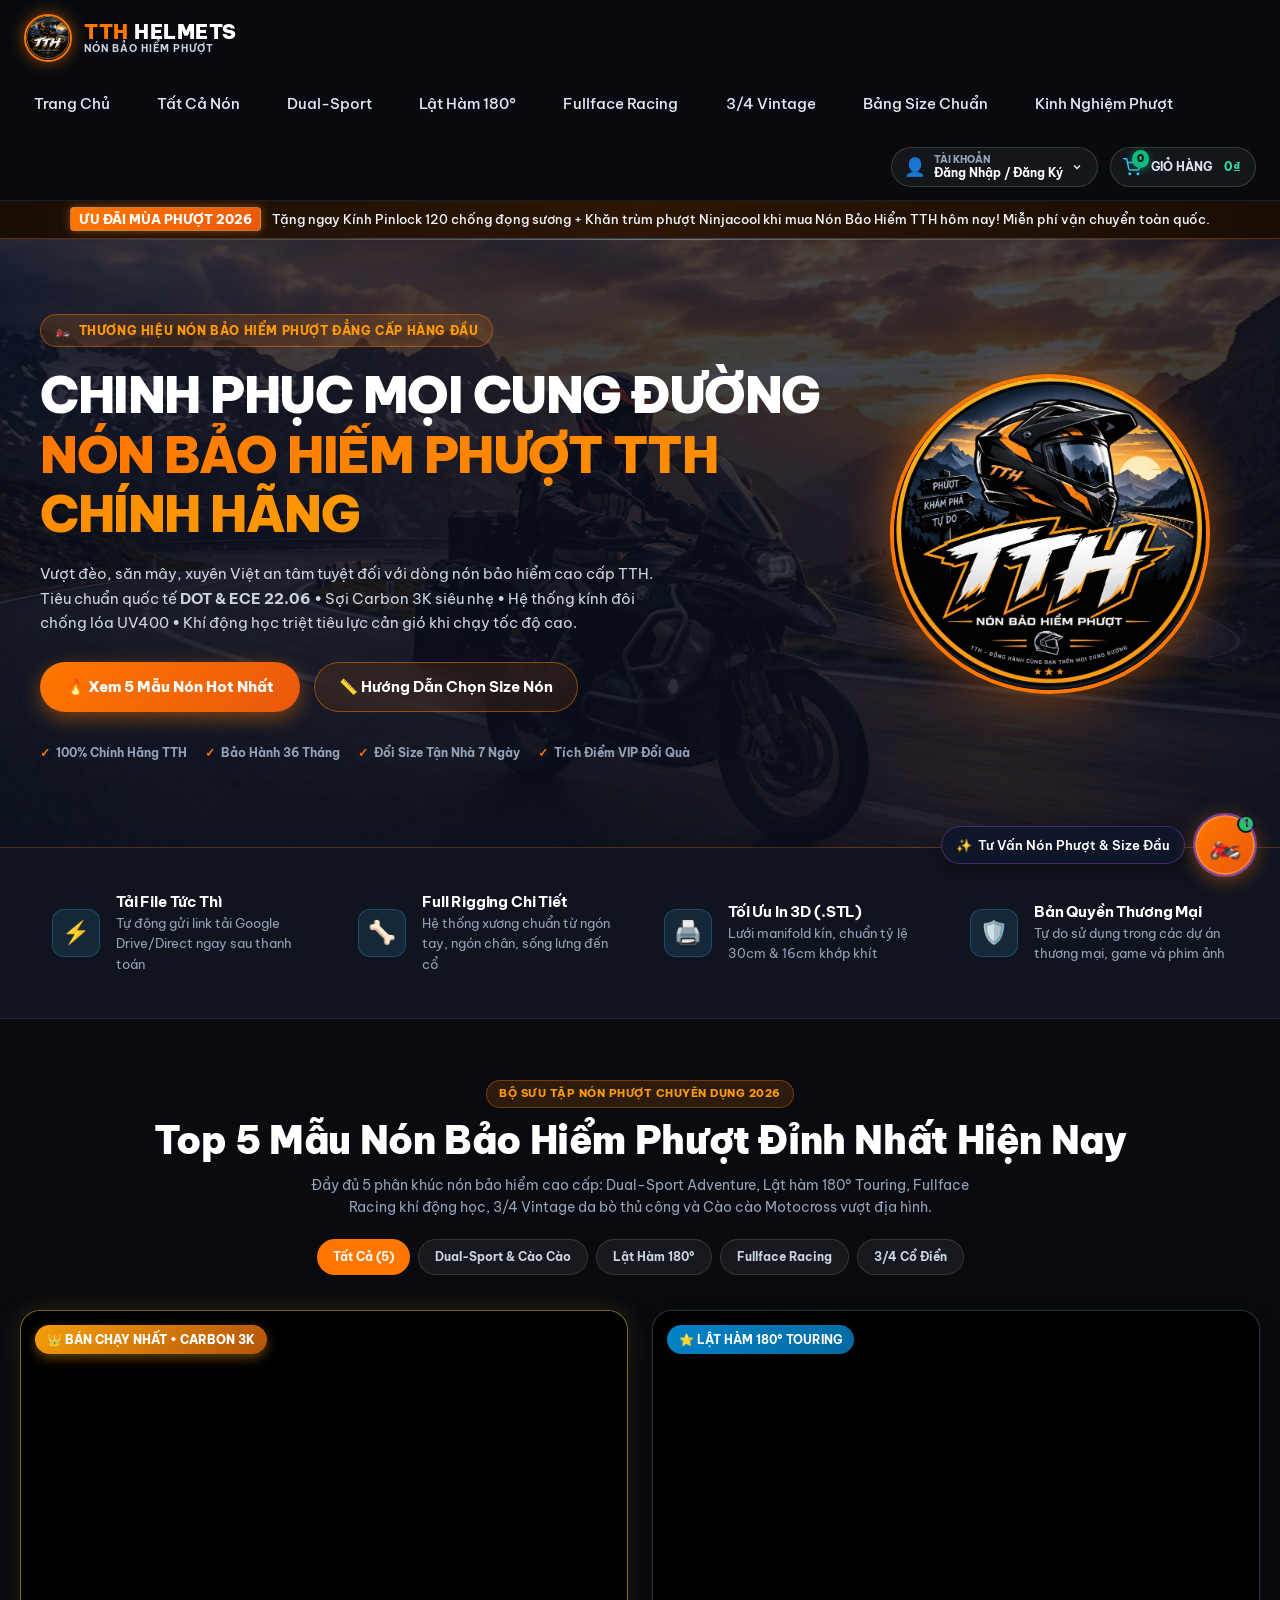
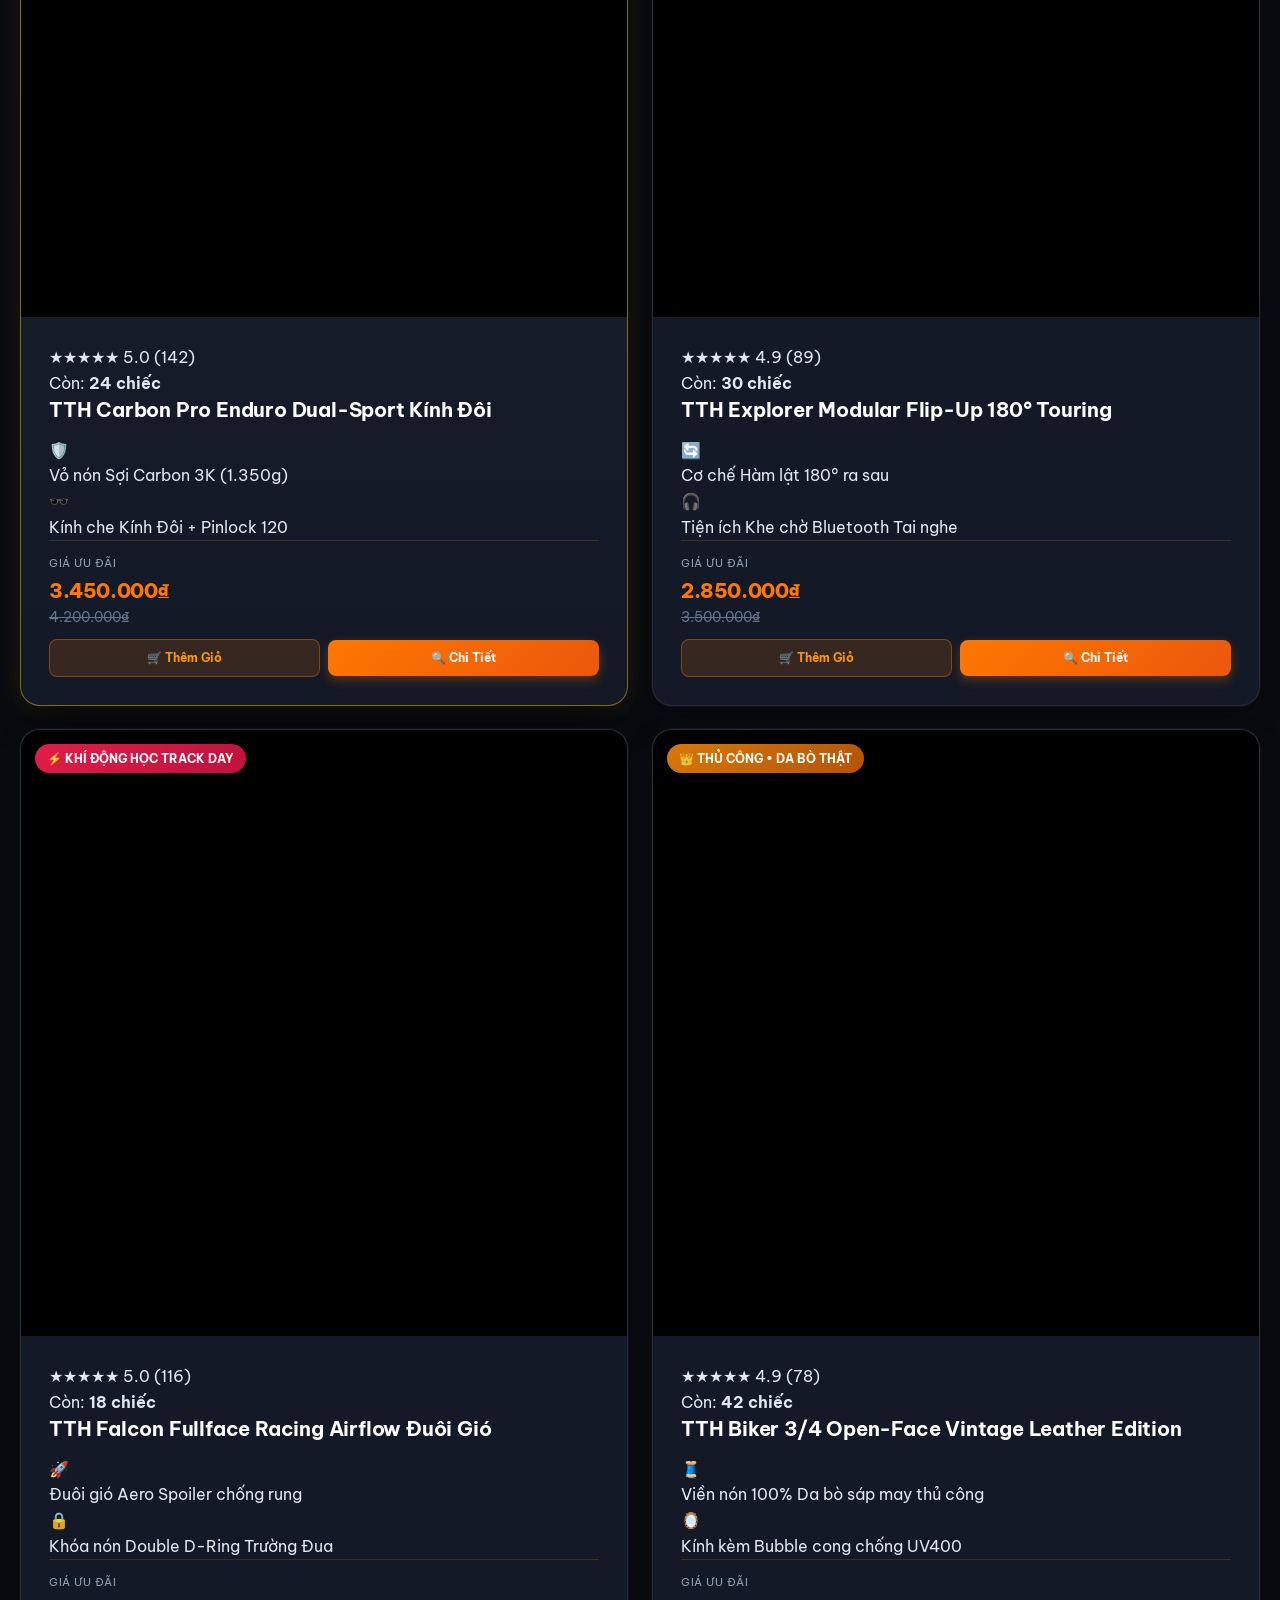
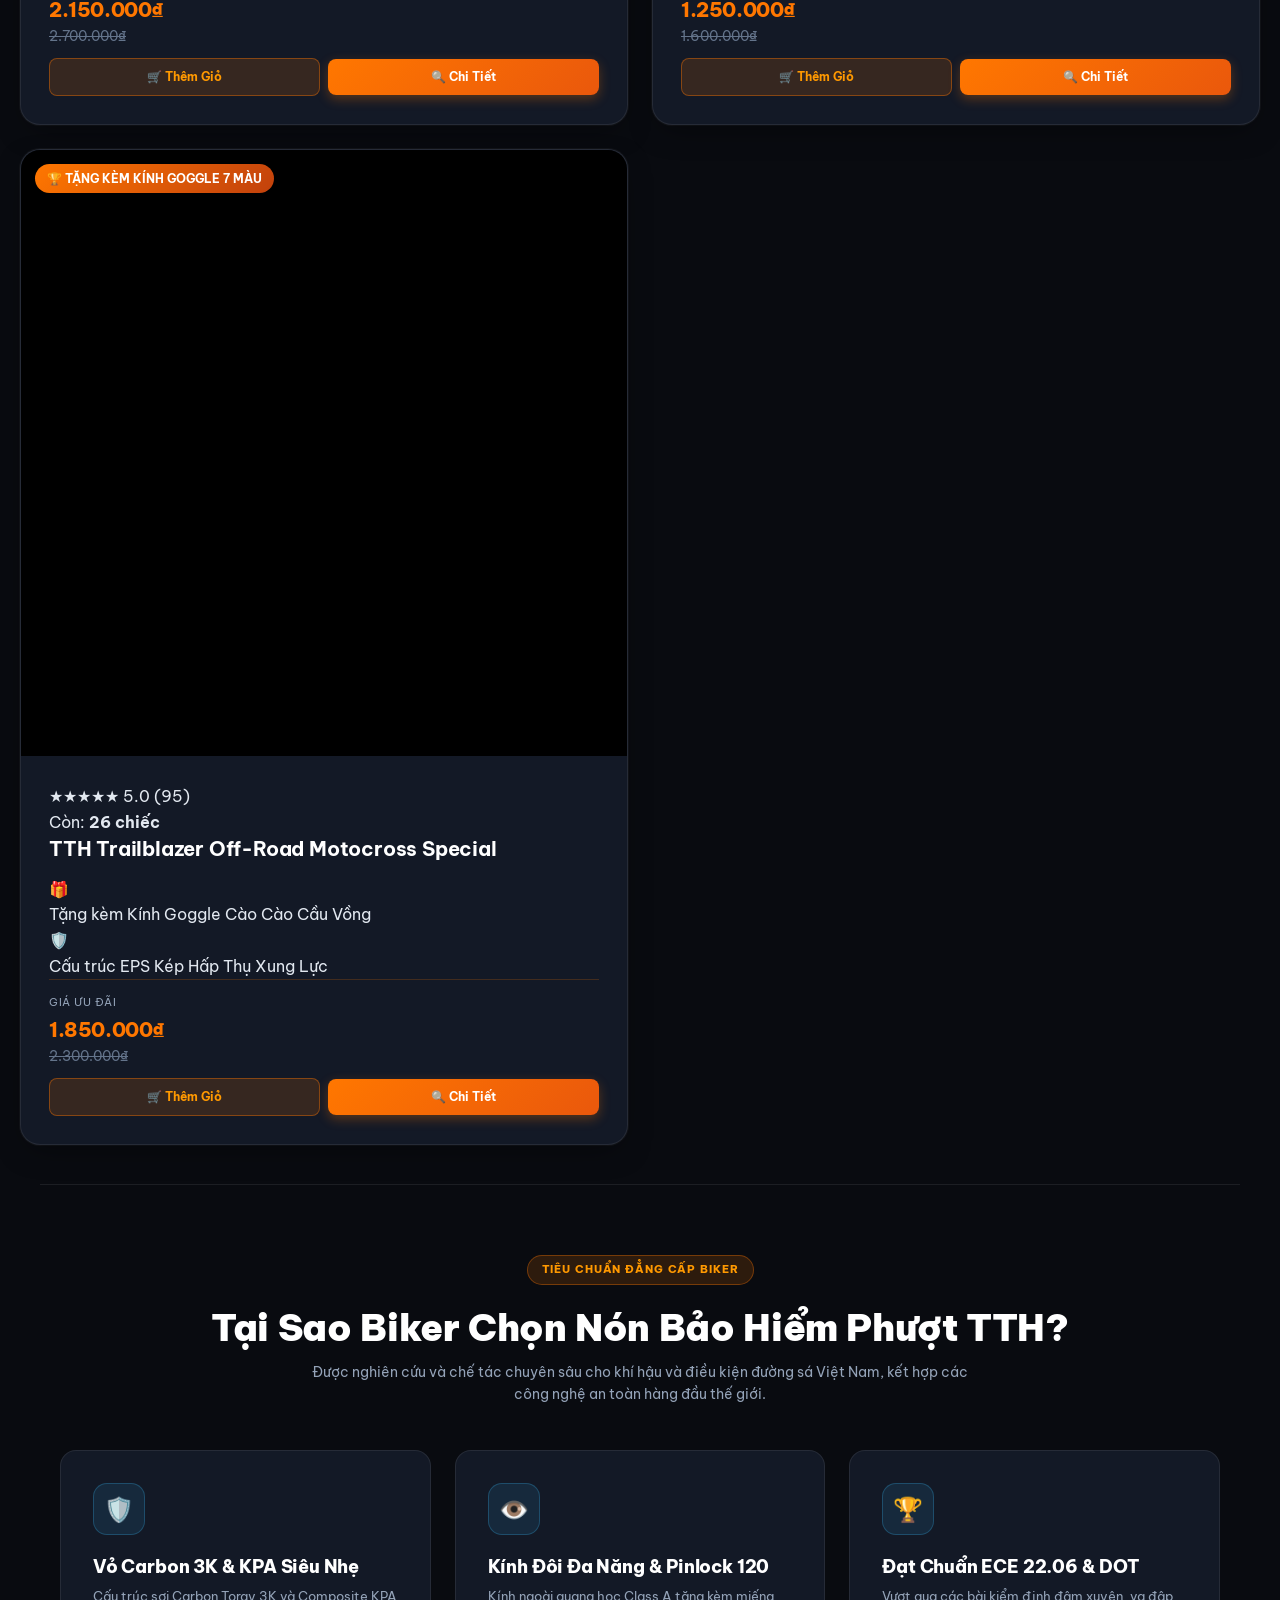
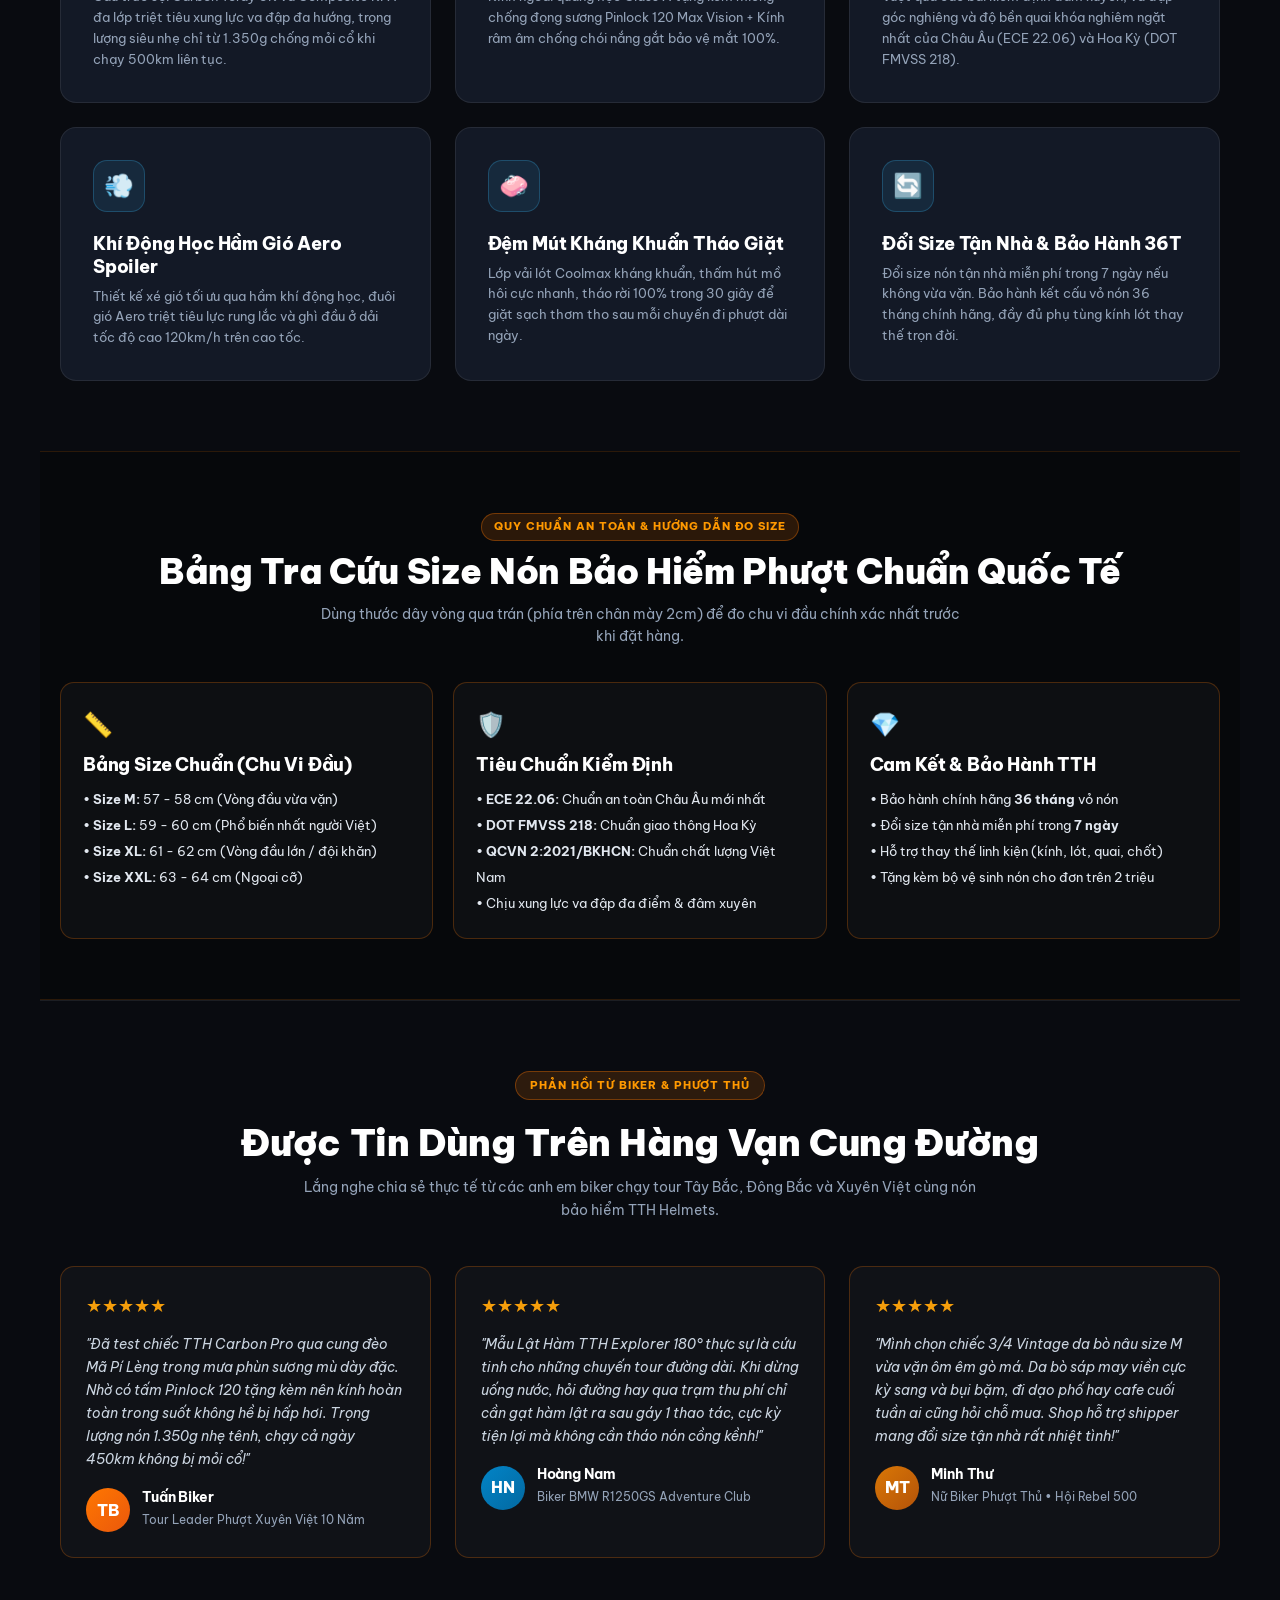
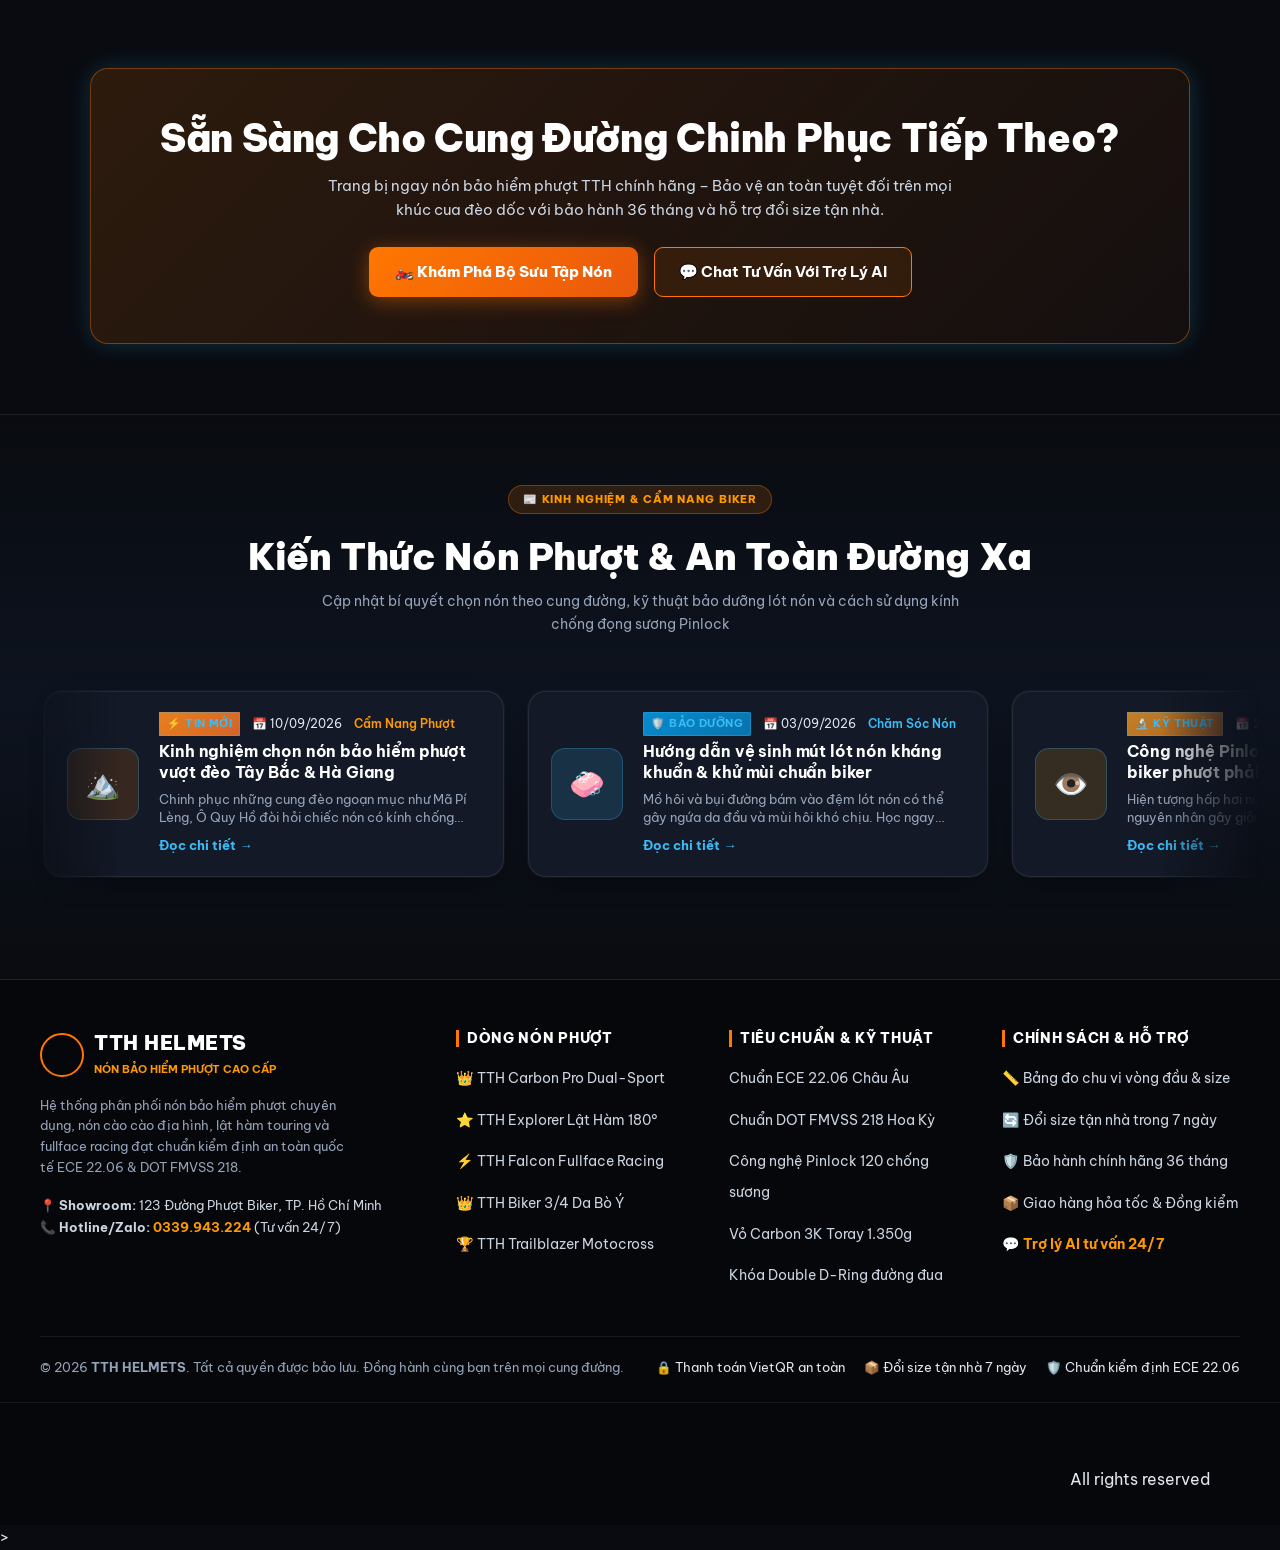
<file: index.html>
<!doctype html>
<html lang="en-US">
<head>
<link rel="preconnect" href="https://fonts.googleapis.com">
<link rel="preconnect" href="https://fonts.gstatic.com" crossorigin>
<link href="https://fonts.googleapis.com/css2?family=Be+Vietnam+Pro:wght@400;500;600;700;800;900&display=swap" rel="stylesheet">

	<meta charset="UTF-8">
	<meta name="viewport" content="width=device-width, initial-scale=1">
	<link rel="profile" href="https://gmpg.org/xfn/11">
	<meta name='robots' content='index, follow, max-image-preview:large, max-snippet:-1, max-video-preview:-1' />

	<!-- This site is optimized with the Yoast SEO plugin v28.3 - https://yoast.com/product/yoast-seo-wordpress/ -->
	<title>TTH HELMETS - Nón Bảo Hiểm Phượt Cao Cấp | Đồng Hành Trên Mọi Cung Đường</title>
	<link rel="canonical" href="./" />
	<meta property="og:locale" content="en_US" />
	<meta property="og:type" content="website" />
	<meta property="og:title" content="CMS-Model3D" />
	<meta property="og:url" content="./" />
	<meta property="og:site_name" content="CMS-Model3D" />
	<meta name="twitter:card" content="summary_large_image" />
	<script type="application/ld+json" class="yoast-schema-graph">{"@context":"https:\/\/schema.org","@graph":[{"@type":"CollectionPage","@id":"./","url":"./","name":"CMS-Model3D -","isPartOf":{"@id":"./#website"},"breadcrumb":{"@id":"./#breadcrumb"},"inLanguage":"en-US"},{"@type":"BreadcrumbList","@id":"./#breadcrumb","itemListElement":[{"@type":"ListItem","position":1,"name":"Home"}]},{"@type":"WebSite","@id":"./#website","url":"./","name":"CMS-Model3D","description":"","potentialAction":[{"@type":"SearchAction","target":{"@type":"EntryPoint","urlTemplate":"./?s={search_term_string}"},"query-input":{"@type":"PropertyValueSpecification","valueRequired":true,"valueName":"search_term_string"}}],"inLanguage":"en-US"}]}</script>
	<!-- / Yoast SEO plugin. -->


<link rel='dns-prefetch' href='//fonts.googleapis.com' />
<link rel="alternate" type="application/rss+xml" title="CMS-Model3D &raquo; Feed" href="./feed/" />
<link rel="alternate" type="application/rss+xml" title="CMS-Model3D &raquo; Comments Feed" href="./comments/feed/" />
<style id="wp-img-auto-sizes-contain-inline-css">
img:is([sizes=auto i],[sizes^="auto," i]){contain-intrinsic-size:3000px 1500px}
/*# sourceURL=wp-img-auto-sizes-contain-inline-css */
</style>
<style id="wp-emoji-styles-inline-css">

	img.wp-smiley, img.emoji {
		display: inline !important;
		border: none !important;
		box-shadow: none !important;
		height: 1em !important;
		width: 1em !important;
		margin: 0 0.07em !important;
		vertical-align: -0.1em !important;
		background: none !important;
		padding: 0 !important;
	}
/*# sourceURL=wp-emoji-styles-inline-css */
</style>
<link rel='stylesheet' id='wp-block-library-css' href='assets/css/block-library.min.css' media='all' />
<style id="global-styles-inline-css">
:root{--wp--preset--aspect-ratio--square: 1;--wp--preset--aspect-ratio--4-3: 4/3;--wp--preset--aspect-ratio--3-4: 3/4;--wp--preset--aspect-ratio--3-2: 3/2;--wp--preset--aspect-ratio--2-3: 2/3;--wp--preset--aspect-ratio--16-9: 16/9;--wp--preset--aspect-ratio--9-16: 9/16;--wp--preset--color--black: #000000;--wp--preset--color--cyan-bluish-gray: #abb8c3;--wp--preset--color--white: #ffffff;--wp--preset--color--pale-pink: #f78da7;--wp--preset--color--vivid-red: #cf2e2e;--wp--preset--color--luminous-vivid-orange: #ff6900;--wp--preset--color--luminous-vivid-amber: #fcb900;--wp--preset--color--light-green-cyan: #7bdcb5;--wp--preset--color--vivid-green-cyan: #00d084;--wp--preset--color--pale-cyan-blue: #8ed1fc;--wp--preset--color--vivid-cyan-blue: #0693e3;--wp--preset--color--vivid-purple: #9b51e0;--wp--preset--gradient--vivid-cyan-blue-to-vivid-purple: linear-gradient(135deg,rgb(6,147,227) 0%,rgb(155,81,224) 100%);--wp--preset--gradient--light-green-cyan-to-vivid-green-cyan: linear-gradient(135deg,rgb(122,220,180) 0%,rgb(0,208,130) 100%);--wp--preset--gradient--luminous-vivid-amber-to-luminous-vivid-orange: linear-gradient(135deg,rgb(252,185,0) 0%,rgb(255,105,0) 100%);--wp--preset--gradient--luminous-vivid-orange-to-vivid-red: linear-gradient(135deg,rgb(255,105,0) 0%,rgb(207,46,46) 100%);--wp--preset--gradient--very-light-gray-to-cyan-bluish-gray: linear-gradient(135deg,rgb(238,238,238) 0%,rgb(169,184,195) 100%);--wp--preset--gradient--cool-to-warm-spectrum: linear-gradient(135deg,rgb(74,234,220) 0%,rgb(151,120,209) 20%,rgb(207,42,186) 40%,rgb(238,44,130) 60%,rgb(251,105,98) 80%,rgb(254,248,76) 100%);--wp--preset--gradient--blush-light-purple: linear-gradient(135deg,rgb(255,206,236) 0%,rgb(152,150,240) 100%);--wp--preset--gradient--blush-bordeaux: linear-gradient(135deg,rgb(254,205,165) 0%,rgb(254,45,45) 50%,rgb(107,0,62) 100%);--wp--preset--gradient--luminous-dusk: linear-gradient(135deg,rgb(255,203,112) 0%,rgb(199,81,192) 50%,rgb(65,88,208) 100%);--wp--preset--gradient--pale-ocean: linear-gradient(135deg,rgb(255,245,203) 0%,rgb(182,227,212) 50%,rgb(51,167,181) 100%);--wp--preset--gradient--electric-grass: linear-gradient(135deg,rgb(202,248,128) 0%,rgb(113,206,126) 100%);--wp--preset--gradient--midnight: linear-gradient(135deg,rgb(2,3,129) 0%,rgb(40,116,252) 100%);--wp--preset--font-size--small: 13px;--wp--preset--font-size--medium: 20px;--wp--preset--font-size--large: 36px;--wp--preset--font-size--x-large: 42px;--wp--preset--spacing--20: 0.44rem;--wp--preset--spacing--30: 0.67rem;--wp--preset--spacing--40: 1rem;--wp--preset--spacing--50: 1.5rem;--wp--preset--spacing--60: 2.25rem;--wp--preset--spacing--70: 3.38rem;--wp--preset--spacing--80: 5.06rem;--wp--preset--shadow--natural: 6px 6px 9px rgba(0, 0, 0, 0.2);--wp--preset--shadow--deep: 12px 12px 50px rgba(0, 0, 0, 0.4);--wp--preset--shadow--sharp: 6px 6px 0px rgba(0, 0, 0, 0.2);--wp--preset--shadow--outlined: 6px 6px 0px -3px rgb(255, 255, 255), 6px 6px rgb(0, 0, 0);--wp--preset--shadow--crisp: 6px 6px 0px rgb(0, 0, 0);}.wp-block-button{--wp--preset--dimension--25: 25%;--wp--preset--dimension--50: 50%;--wp--preset--dimension--75: 75%;--wp--preset--dimension--100: 100%;}:root { --wp--style--global--content-size: 800px;--wp--style--global--wide-size: 1200px; }:where(body) { margin: 0; }.wp-site-blocks > .alignleft { float: left; margin-right: 2em; }.wp-site-blocks > .alignright { float: right; margin-left: 2em; }.wp-site-blocks > .aligncenter { justify-content: center; margin-left: auto; margin-right: auto; }:where(.wp-site-blocks) > * { margin-block-start: 24px; margin-block-end: 0; }:where(.wp-site-blocks) > :first-child { margin-block-start: 0; }:where(.wp-site-blocks) > :last-child { margin-block-end: 0; }:root { --wp--style--block-gap: 24px; }:root :where(.is-layout-flow) > :first-child{margin-block-start: 0;}:root :where(.is-layout-flow) > :last-child{margin-block-end: 0;}:root :where(.is-layout-flow) > *{margin-block-start: 24px;margin-block-end: 0;}:root :where(.is-layout-constrained) > :first-child{margin-block-start: 0;}:root :where(.is-layout-constrained) > :last-child{margin-block-end: 0;}:root :where(.is-layout-constrained) > *{margin-block-start: 24px;margin-block-end: 0;}:root :where(.is-layout-flex){gap: 24px;}:root :where(.is-layout-grid){gap: 24px;}.is-layout-flow > .alignleft{float: left;margin-inline-start: 0;margin-inline-end: 2em;}.is-layout-flow > .alignright{float: right;margin-inline-start: 2em;margin-inline-end: 0;}.is-layout-flow > .aligncenter{margin-left: auto !important;margin-right: auto !important;}.is-layout-constrained > .alignleft{float: left;margin-inline-start: 0;margin-inline-end: 2em;}.is-layout-constrained > .alignright{float: right;margin-inline-start: 2em;margin-inline-end: 0;}.is-layout-constrained > .aligncenter{margin-left: auto !important;margin-right: auto !important;}.is-layout-constrained > :where(:not(.alignleft):not(.alignright):not(.alignfull)){max-width: var(--wp--style--global--content-size);margin-left: auto !important;margin-right: auto !important;}.is-layout-constrained > .alignwide{max-width: var(--wp--style--global--wide-size);}body .is-layout-flex{display: flex;}.is-layout-flex{flex-wrap: wrap;align-items: center;}.is-layout-flex > :is(*, div){margin: 0;}body .is-layout-grid{display: grid;}.is-layout-grid > :is(*, div){margin: 0;}body{padding-top: 0px;padding-right: 0px;padding-bottom: 0px;padding-left: 0px;}:root :where(.wp-element-button, .wp-block-button__link){background-color: #32373c;border-width: 0;color: #fff;font-family: inherit;font-size: inherit;font-style: inherit;font-weight: inherit;letter-spacing: inherit;line-height: inherit;padding-top: calc(0.667em + 2px);padding-right: calc(1.333em + 2px);padding-bottom: calc(0.667em + 2px);padding-left: calc(1.333em + 2px);text-decoration: none;text-transform: inherit;}.has-black-color{color: var(--wp--preset--color--black) !important;}.has-cyan-bluish-gray-color{color: var(--wp--preset--color--cyan-bluish-gray) !important;}.has-white-color{color: var(--wp--preset--color--white) !important;}.has-pale-pink-color{color: var(--wp--preset--color--pale-pink) !important;}.has-vivid-red-color{color: var(--wp--preset--color--vivid-red) !important;}.has-luminous-vivid-orange-color{color: var(--wp--preset--color--luminous-vivid-orange) !important;}.has-luminous-vivid-amber-color{color: var(--wp--preset--color--luminous-vivid-amber) !important;}.has-light-green-cyan-color{color: var(--wp--preset--color--light-green-cyan) !important;}.has-vivid-green-cyan-color{color: var(--wp--preset--color--vivid-green-cyan) !important;}.has-pale-cyan-blue-color{color: var(--wp--preset--color--pale-cyan-blue) !important;}.has-vivid-cyan-blue-color{color: var(--wp--preset--color--vivid-cyan-blue) !important;}.has-vivid-purple-color{color: var(--wp--preset--color--vivid-purple) !important;}.has-black-background-color{background-color: var(--wp--preset--color--black) !important;}.has-cyan-bluish-gray-background-color{background-color: var(--wp--preset--color--cyan-bluish-gray) !important;}.has-white-background-color{background-color: var(--wp--preset--color--white) !important;}.has-pale-pink-background-color{background-color: var(--wp--preset--color--pale-pink) !important;}.has-vivid-red-background-color{background-color: var(--wp--preset--color--vivid-red) !important;}.has-luminous-vivid-orange-background-color{background-color: var(--wp--preset--color--luminous-vivid-orange) !important;}.has-luminous-vivid-amber-background-color{background-color: var(--wp--preset--color--luminous-vivid-amber) !important;}.has-light-green-cyan-background-color{background-color: var(--wp--preset--color--light-green-cyan) !important;}.has-vivid-green-cyan-background-color{background-color: var(--wp--preset--color--vivid-green-cyan) !important;}.has-pale-cyan-blue-background-color{background-color: var(--wp--preset--color--pale-cyan-blue) !important;}.has-vivid-cyan-blue-background-color{background-color: var(--wp--preset--color--vivid-cyan-blue) !important;}.has-vivid-purple-background-color{background-color: var(--wp--preset--color--vivid-purple) !important;}.has-black-border-color{border-color: var(--wp--preset--color--black) !important;}.has-cyan-bluish-gray-border-color{border-color: var(--wp--preset--color--cyan-bluish-gray) !important;}.has-white-border-color{border-color: var(--wp--preset--color--white) !important;}.has-pale-pink-border-color{border-color: var(--wp--preset--color--pale-pink) !important;}.has-vivid-red-border-color{border-color: var(--wp--preset--color--vivid-red) !important;}.has-luminous-vivid-orange-border-color{border-color: var(--wp--preset--color--luminous-vivid-orange) !important;}.has-luminous-vivid-amber-border-color{border-color: var(--wp--preset--color--luminous-vivid-amber) !important;}.has-light-green-cyan-border-color{border-color: var(--wp--preset--color--light-green-cyan) !important;}.has-vivid-green-cyan-border-color{border-color: var(--wp--preset--color--vivid-green-cyan) !important;}.has-pale-cyan-blue-border-color{border-color: var(--wp--preset--color--pale-cyan-blue) !important;}.has-vivid-cyan-blue-border-color{border-color: var(--wp--preset--color--vivid-cyan-blue) !important;}.has-vivid-purple-border-color{border-color: var(--wp--preset--color--vivid-purple) !important;}.has-vivid-cyan-blue-to-vivid-purple-gradient-background{background: var(--wp--preset--gradient--vivid-cyan-blue-to-vivid-purple) !important;}.has-light-green-cyan-to-vivid-green-cyan-gradient-background{background: var(--wp--preset--gradient--light-green-cyan-to-vivid-green-cyan) !important;}.has-luminous-vivid-amber-to-luminous-vivid-orange-gradient-background{background: var(--wp--preset--gradient--luminous-vivid-amber-to-luminous-vivid-orange) !important;}.has-luminous-vivid-orange-to-vivid-red-gradient-background{background: var(--wp--preset--gradient--luminous-vivid-orange-to-vivid-red) !important;}.has-very-light-gray-to-cyan-bluish-gray-gradient-background{background: var(--wp--preset--gradient--very-light-gray-to-cyan-bluish-gray) !important;}.has-cool-to-warm-spectrum-gradient-background{background: var(--wp--preset--gradient--cool-to-warm-spectrum) !important;}.has-blush-light-purple-gradient-background{background: var(--wp--preset--gradient--blush-light-purple) !important;}.has-blush-bordeaux-gradient-background{background: var(--wp--preset--gradient--blush-bordeaux) !important;}.has-luminous-dusk-gradient-background{background: var(--wp--preset--gradient--luminous-dusk) !important;}.has-pale-ocean-gradient-background{background: var(--wp--preset--gradient--pale-ocean) !important;}.has-electric-grass-gradient-background{background: var(--wp--preset--gradient--electric-grass) !important;}.has-midnight-gradient-background{background: var(--wp--preset--gradient--midnight) !important;}.has-small-font-size{font-size: var(--wp--preset--font-size--small) !important;}.has-medium-font-size{font-size: var(--wp--preset--font-size--medium) !important;}.has-large-font-size{font-size: var(--wp--preset--font-size--large) !important;}.has-x-large-font-size{font-size: var(--wp--preset--font-size--x-large) !important;}
:root :where(.wp-block-icon svg){width: 24px;}
:root :where(.wp-block-pullquote){font-size: 1.5em;line-height: 1.6;}
/*# sourceURL=global-styles-inline-css */
</style>
<link rel='stylesheet' id='woocommerce-layout-css' href='assets/css/woocommerce-layout.css' media='all' />
<style id="woocommerce-layout-inline-css">

	.infinite-scroll .woocommerce-pagination {
		display: none;
	}
/*# sourceURL=woocommerce-layout-inline-css */
</style>
<link rel='stylesheet' id='woocommerce-smallscreen-css' href='assets/css/woocommerce-smallscreen.css' media='only screen and (max-width: 768px)' />
<link rel='stylesheet' id='woocommerce-general-css' href='assets/css/woocommerce.css' media='all' />
<style id="woocommerce-inline-inline-css">
.woocommerce form .form-row .required { visibility: visible; }
/*# sourceURL=woocommerce-inline-inline-css */
</style>
<link rel='stylesheet' id='hello-elementor-css' href='assets/css/reset.css' media='all' />
<link rel='stylesheet' id='hello-elementor-theme-style-css' href='assets/css/theme.css' media='all' />
<link rel='stylesheet' id='hello-elementor-header-footer-css' href='assets/css/header-footer.css' media='all' />


<link rel='stylesheet' id='cms-ai-chat-style-css' href='assets/css/ai-assistant.css' media='all' />
<link rel='stylesheet' id='cms-google-fonts-css' href='https://fonts.googleapis.com/css2?family=Be+Vietnam+Pro:ital,wght@0,400;0,500;0,600;0,700;0,800;0,900;1,400;1,600&#038;family=Plus+Jakarta+Sans:wght@400;500;600;700;800&#038;family=Inter:wght@400;500;600;700&#038;display=swap&#038;subset=vietnamese' media='all' />
<link rel='stylesheet' id='cms-dark-store-css' href='assets/css/dark-store.css' media='all' />
<link rel='stylesheet' id='elementor-gf-roboto-css' href='https://fonts.googleapis.com/css?family=Roboto:100,100italic,200,200italic,300,300italic,400,400italic,500,500italic,600,600italic,700,700italic,800,800italic,900,900italic&#038;display=swap' media='all' />
<link rel='stylesheet' id='elementor-gf-robotoslab-css' href='https://fonts.googleapis.com/css?family=Roboto+Slab:100,100italic,200,200italic,300,300italic,400,400italic,500,500italic,600,600italic,700,700italic,800,800italic,900,900italic&#038;display=swap' media='all' />
<script id="jquery-core-js" src="assets/js/jquery.min.js"></script>







<link rel="https://api.w.org/" href="./wp-json/" /><link rel="EditURI" type="application/rsd+xml" title="RSD" href="./xmlrpc.php?rsd" />
<meta name="generator" content="WordPress 7.1" />
<meta name="generator" content="WooCommerce 11.1.0" />
	<noscript><style>.woocommerce-product-gallery{ opacity: 1 !important; }</style></noscript>
	<meta name="generator" content="Elementor 4.2.3; features: e_font_icon_svg, additional_custom_breakpoints; settings: css_print_method-external, google_font-enabled, font_display-swap">
			<style>
				.e-con.e-parent:nth-of-type(n+4):not(.e-lazyloaded):not(.e-no-lazyload),
				.e-con.e-parent:nth-of-type(n+4):not(.e-lazyloaded):not(.e-no-lazyload) * {
					background-image: none !important;
				}
				@media screen and (max-height: 1024px) {
					.e-con.e-parent:nth-of-type(n+3):not(.e-lazyloaded):not(.e-no-lazyload),
					.e-con.e-parent:nth-of-type(n+3):not(.e-lazyloaded):not(.e-no-lazyload) * {
						background-image: none !important;
					}
				}
				@media screen and (max-height: 640px) {
					.e-con.e-parent:nth-of-type(n+2):not(.e-lazyloaded):not(.e-no-lazyload),
					.e-con.e-parent:nth-of-type(n+2):not(.e-lazyloaded):not(.e-no-lazyload) * {
						background-image: none !important;
					}
				}
			</style>
			<style id="cms-wpo-60fps-optimizations">
/* Hardware Acceleration & 60FPS Smooth Rendering */
html {
    scroll-behavior: smooth;
    text-rendering: optimizeLegibility;
    -webkit-font-smoothing: antialiased;
    -moz-osx-font-smoothing: grayscale;
}

body {
    overflow-x: hidden;
}

/* GPU Accelerated Interactive Elements */
.ds-hero-card,
.ds-product-card,
.ds-specs-card,
.ds-gallery-item,
.ds-btn,
#cms-ai-chat-launcher {
    transform: translateZ(0);
    backface-visibility: hidden;
    will-change: transform;
}

.ds-product-card {
    contain: content;
    transition: transform 0.22s cubic-bezier(0.16, 1, 0.3, 1), box-shadow 0.22s ease, border-color 0.22s ease !important;
}

.ds-product-card:hover {
    transform: translate3d(0, -6px, 0) !important;
}

.ds-btn {
    transition: transform 0.18s cubic-bezier(0.16, 1, 0.3, 1), box-shadow 0.18s ease, filter 0.18s ease !important;
}

.ds-btn:hover {
    transform: translate3d(0, -2px, 0) !important;
}

.ds-btn:active {
    transform: translate3d(0, 0, 0) scale(0.98) !important;
}

/* Image Render Optimization */
img {
    content-visibility: auto;
}
</style>
</head>
<body class="home blog wp-embed-responsive wp-theme-hello-elementor theme-hello-elementor woocommerce-no-js hello-elementor-default elementor-default elementor-kit-12">


<a class="skip-link screen-reader-text" href="#content">Skip to content</a>

<header id="site-header" class="site-header dynamic-header ">
	<div class="header-inner">
		<div class="site-branding show-title">
    <div class="site-title show">
        <a href="./" title="TTH - Nón Bảo Hiểm Phượt" rel="home" style="display: flex; align-items: center; gap: 12px; text-decoration: none;">
            <img src="assets/images/logo-tth.png" alt="TTH Helmets" style="height: 48px; width: 48px; border-radius: 50%; object-fit: cover; border: 2px solid #ff7700; box-shadow: 0 0 16px rgba(255,119,0,0.55); transition: transform 0.25s ease;">
            <div style="display: flex; flex-direction: column; text-align: left; line-height: 1.15;">
                <span style="font-size: 1.25rem; font-weight: 900; color: #ffffff; letter-spacing: 0.5px; font-family: 'Be Vietnam Pro', sans-serif;"><span style="color: #ff7700;">TTH</span> HELMETS</span>
                <span style="font-size: 10px; font-weight: 700; color: #cbd5e1; letter-spacing: 1px;">NÓN BẢO HIỂM PHƯỢT</span>
            </div>
        </a>
    </div>
</div>

		<nav class="site-navigation" aria-label="Main menu">
    <ul class="menu">
        <li><a href="#">Trang Chủ</a></li>
        <li><a href="#store-catalog" onclick="filterCatalog('all')">Tất Cả Nón</a></li>
        <li><a href="#store-catalog" onclick="filterCatalog('dualsport')">Dual-Sport</a></li>
        <li><a href="#store-catalog" onclick="filterCatalog('modular')">Lật Hàm 180°</a></li>
        <li><a href="#store-catalog" onclick="filterCatalog('fullface')">Fullface Racing</a></li>
        <li><a href="#store-catalog" onclick="filterCatalog('vintage')">3/4 Vintage</a></li>
        <li><a href="#tech-specs">Bảng Size Chuẩn</a></li>
        <li><a href="#running-blog-posts">Kinh Nghiệm Phượt</a></li>
    </ul>
</nav>

		<div class="header-actions">
					<!-- Header Actions: User Zone & Shopping Cart (Synchronized & No-Conflict) -->
		<style id="ds-header-actions-isolated-css">
			.ds-header-actions {
				display: flex !important;
				align-items: center !important;
				gap: 12px !important;
				position: relative !important;
			}
			.ds-user-zone {
				position: relative !important;
				display: inline-flex !important;
				align-items: center !important;
				z-index: 1000 !important;
			}
			.ds-header-btn {
				display: inline-flex !important;
				align-items: center !important;
				gap: 8px !important;
				background: rgba(255, 255, 255, 0.05) !important;
				border: 1px solid rgba(255, 255, 255, 0.15) !important;
				border-radius: 999px !important;
				padding: 6px 14px 6px 12px !important;
				color: #f1f5f9 !important;
				text-decoration: none !important;
				cursor: pointer !important;
				font-family: 'Be Vietnam Pro', sans-serif !important;
				font-size: 13px !important;
				height: 40px !important;
				box-sizing: border-box !important;
				transition: all 0.2s ease !important;
			}
			.ds-header-btn:hover {
				background: rgba(56, 189, 248, 0.15) !important;
				border-color: rgba(56, 189, 248, 0.5) !important;
				color: #38bdf8 !important;
				box-shadow: 0 0 16px rgba(56, 189, 248, 0.25) !important;
			}
			.ds-header-btn-vip {
				border-color: rgba(245, 158, 11, 0.5) !important;
				background: rgba(245, 158, 11, 0.1) !important;
				color: #fef08a !important;
			}
			.ds-header-btn-vip:hover {
				background: rgba(245, 158, 11, 0.2) !important;
				border-color: #f59e0b !important;
				box-shadow: 0 0 16px rgba(245, 158, 11, 0.35) !important;
			}
			.ds-header-btn-admin {
				border-color: rgba(244, 63, 94, 0.5) !important;
				background: rgba(244, 63, 94, 0.15) !important;
				color: #fda4af !important;
			}
			.ds-header-btn-admin:hover {
				background: rgba(244, 63, 94, 0.25) !important;
				border-color: #f43f5e !important;
				box-shadow: 0 0 16px rgba(244, 63, 94, 0.4) !important;
			}
			.ds-btn-admin-pill {
				background: linear-gradient(135deg, #f59e0b, #d97706) !important;
				border: none !important;
				color: #ffffff !important;
				padding: 6px 14px !important;
				border-radius: 999px !important;
				font-size: 12px !important;
				font-weight: 800 !important;
				cursor: pointer !important;
				display: inline-flex !important;
				align-items: center !important;
				gap: 6px !important;
				box-shadow: 0 4px 14px rgba(245, 158, 11, 0.4) !important;
				transition: all 0.2s ease !important;
				height: 38px !important;
				font-family: 'Be Vietnam Pro', sans-serif !important;
			}
			.ds-btn-admin-pill:hover {
				transform: translateY(-1px) !important;
				box-shadow: 0 6px 20px rgba(245, 158, 11, 0.6) !important;
			}
			.ds-user-dropdown-menu {
				display: none;
				position: absolute !important;
				top: calc(100% + 8px) !important;
				right: 0 !important;
				width: 250px !important;
				background: #0e1526 !important;
				border: 1px solid rgba(56, 189, 248, 0.35) !important;
				border-radius: 14px !important;
				box-shadow: 0 20px 45px rgba(0, 0, 0, 0.85), 0 0 25px rgba(56, 189, 248, 0.15) !important;
				z-index: 10001 !important;
				padding: 0 !important;
				overflow: hidden !important;
				animation: dsPopFade 0.2s ease !important;
			}
			.ds-user-dropdown-menu.is-open {
				display: block !important;
			}
			.ds-cart-wrapper {
				position: relative !important;
				display: inline-flex !important;
				align-items: center !important;
				z-index: 999 !important;
			}
			.ds-cart-popover {
				display: none;
				position: absolute !important;
				top: calc(100% + 8px) !important;
				right: 0 !important;
				width: 360px !important;
				max-width: 90vw !important;
				background: #0e1526 !important;
				border: 1px solid rgba(56, 189, 248, 0.35) !important;
				border-radius: 16px !important;
				box-shadow: 0 20px 50px rgba(0, 0, 0, 0.9), 0 0 25px rgba(56, 189, 248, 0.15) !important;
				z-index: 10000 !important;
				overflow: hidden !important;
				animation: dsPopFade 0.2s ease !important;
			}
			.ds-cart-popover.is-open {
				display: block !important;
			}
			.ds-cart-popover-header {
				display: flex !important;
				align-items: center !important;
				justify-content: space-between !important;
				padding: 12px 16px !important;
				border-bottom: 1px solid rgba(255, 255, 255, 0.08) !important;
				background: rgba(255, 255, 255, 0.03) !important;
			}
			.ds-cart-popover-header h4 {
				margin: 0 !important;
				font-size: 13px !important;
				font-weight: 700 !important;
				color: #ffffff !important;
			}
			.ds-cart-popover-body {
				max-height: 280px !important;
				overflow-y: auto !important;
				padding: 12px 16px !important;
			}
			.ds-cart-popover-footer {
				padding: 12px 16px !important;
				background: rgba(255, 255, 255, 0.03) !important;
				border-top: 1px solid rgba(255, 255, 255, 0.08) !important;
			}
			.ds-cart-pop-actions {
				display: flex !important;
				gap: 8px !important;
				margin-top: 10px !important;
			}
			.ds-cart-pop-actions button {
				flex: 1 !important;
				padding: 8px 10px !important;
				border-radius: 8px !important;
				font-size: 12px !important;
				font-weight: 700 !important;
				cursor: pointer !important;
				font-family: 'Be Vietnam Pro', sans-serif !important;
				border: none !important;
			}
		</style>

		<div class="ds-header-actions">
			<!-- User Zone (Dynamic Auth & Admin Button) -->
			<div class="ds-user-zone" id="dsHeaderUserZone">
				<!-- Injected by StoreEngine.updateAuthUI() -->
			</div>

			<!-- Shopping Cart Dropdown & Trigger -->
			<div class="ds-cart-wrapper" id="dsCartWrapper">
				<button type="button" class="ds-header-btn" id="dsCartBtn" onclick="CartEngine.toggleDropdown(event)" title="Xem giỏ hàng">
					<span class="ds-cart-icon" style="position: relative; display: inline-flex;">
						<svg width="18" height="18" viewBox="0 0 24 24" fill="none" stroke="currentColor" stroke-width="2" stroke-linecap="round" stroke-linejoin="round">
							<circle cx="9" cy="21" r="1"></circle>
							<circle cx="20" cy="21" r="1"></circle>
							<path d="M1 1h4l2.68 13.39a2 2 0 0 0 2 1.61h9.72a2 2 0 0 0 2-1.61L23 6H6"></path>
						</svg>
						<span class="ds-cart-badge" id="dsCartBadge" style="position: absolute; top: -8px; right: -8px; background: #10b981; color: #041009; font-size: 10px; font-weight: 900; padding: 1px 5px; border-radius: 999px; min-width: 14px; text-align: center;">0</span>
					</span>
					<span style="font-weight: 700; font-size: 12px; margin-left: 2px;">GIỎ HÀNG</span>
					<span id="dsCartHeaderTotal" style="color: #34d399; font-weight: 800; font-size: 12px; margin-left: 4px;">0₫</span>
				</button>

				<!-- Popover Mini-cart (100% Synchronized with real items) -->
				<div class="ds-cart-popover" id="dsCartDropdown">
					<div class="ds-cart-popover-header">
						<h4>🛒 Giỏ Hàng (<span class="ds-cart-count-num">0</span>)</h4>
						<span style="cursor: pointer; font-size: 18px; color: #94a3b8;" onclick="CartEngine.closeDropdown()">&times;</span>
					</div>
					<div class="ds-cart-popover-body" id="dsCartDropdownBody">
						<!-- Injected by CartEngine.updateCartUI() -->
					</div>
					<div class="ds-cart-popover-footer">
						<div style="display: flex; justify-content: space-between; font-size: 13px; color: #94a3b8;">
							<span>Tổng cộng:</span>
							<strong style="color: #10b981; font-size: 14px;" id="dsCartDropdownTotal">0₫</strong>
						</div>
						<div class="ds-cart-pop-actions">
							<button type="button" style="background: rgba(255,255,255,0.08); border: 1px solid rgba(255,255,255,0.15); color: #cbd5e1;" onclick="CartEngine.openDrawer(); CartEngine.closeDropdown();">
								Xem Giỏ Hàng
							</button>
							<button type="button" style="background: linear-gradient(135deg, #10b981, #059669); color: #ffffff;" onclick="openCheckout(); CartEngine.closeDropdown();">
								⚡ Thanh Toán Ngay
							</button>
						</div>
					</div>
				</div>
			</div>
		</div>
	</div>
</header>

<div class="cms-dark-storefront">

	<!-- Announcement Bar -->
	<div class="ds-top-bar" style="background: linear-gradient(90deg, #180d05, #2d1604, #180d05); border-bottom: 1px solid rgba(255,119,0,0.3); color: #f1f5f9;">
    <span class="badge" style="background: linear-gradient(135deg, #ff7700, #ea580c); color: #ffffff; font-weight: 800; box-shadow: 0 0 10px rgba(255,119,0,0.5);">ƯU ĐÃI MÙA PHƯỢT 2026</span>
    Tặng ngay Kính Pinlock 120 chống đọng sương + Khăn trùm phượt Ninjacool khi mua Nón Bảo Hiểm TTH hôm nay! Miễn phí vận chuyển toàn quốc.
</div>

	<!-- Hero Section -->
	<section class="ds-hero" style="background: linear-gradient(rgba(10, 15, 29, 0.75), rgba(10, 15, 29, 0.9)), url('assets/images/hero-biker-touring.jpg') center/cover no-repeat; padding: 75px 20px 85px; border-bottom: 1px solid rgba(255,119,0,0.25);">
    <div class="ds-hero-container" style="max-width: 1200px; margin: 0 auto; display: flex; align-items: center; justify-content: space-between; gap: 40px; flex-wrap: wrap;">
        <div class="ds-hero-content" style="flex: 1; min-width: 320px;">
            <div class="ds-hero-badge" style="display: inline-flex; align-items: center; gap: 8px; padding: 6px 14px; border-radius: 999px; background: rgba(255,119,0,0.15); border: 1px solid rgba(255,119,0,0.45); color: #ff9900; font-size: 12px; font-weight: 800; margin-bottom: 18px;">
                <span>🏍️</span> THƯƠNG HIỆU NÓN BẢO HIỂM PHƯỢT ĐẲNG CẤP HÀNG ĐẦU
            </div>
            <h1 class="ds-hero-title" style="font-size: clamp(2rem, 4vw, 3.1rem); font-weight: 900; line-height: 1.2; color: #ffffff; margin-bottom: 18px; font-family: 'Be Vietnam Pro', sans-serif;">
                CHINH PHỤC MỌI CUNG ĐƯỜNG <br>
                <span class="highlight" style="background: linear-gradient(135deg, #ff7700, #ff9900); -webkit-background-clip: text; -webkit-text-fill-color: transparent;">NÓN BẢO HIỂM PHƯỢT TTH CHÍNH HÃNG</span>
            </h1>
            <p class="ds-hero-desc" style="font-size: 15px; color: #cbd5e1; line-height: 1.65; max-width: 620px; margin-bottom: 26px;">
                Vượt đèo, săn mây, xuyên Việt an tâm tuyệt đối với dòng nón bảo hiểm cao cấp TTH. Tiêu chuẩn quốc tế <strong>DOT &amp; ECE 22.06</strong> &bull; Sợi Carbon 3K siêu nhẹ &bull; Hệ thống kính đôi chống lóa UV400 &bull; Khí động học triệt tiêu lực cản gió khi chạy tốc độ cao.
            </p>
            <div class="ds-hero-buttons" style="display: flex; gap: 14px; flex-wrap: wrap;">
                <a href="#store-catalog" class="ds-btn ds-btn-primary" style="background: linear-gradient(135deg, #ff7700, #ea580c); color: #ffffff; border: none; font-weight: 800; padding: 12px 26px; border-radius: 999px; text-decoration: none; box-shadow: 0 6px 20px rgba(255,119,0,0.45); display: inline-flex; align-items: center; gap: 8px;">
                    🔥 Xem 5 Mẫu Nón Hot Nhất
                </a>
                <a href="#tech-specs" class="ds-btn ds-btn-outline" style="border: 1px solid rgba(255,119,0,0.5); color: #ff9900; background: rgba(255,119,0,0.1); font-weight: 700; padding: 12px 24px; border-radius: 999px; text-decoration: none; display: inline-flex; align-items: center; gap: 8px;">
                    📏 Hướng Dẫn Chọn Size Nón
                </a>
            </div>
            <div style="display: flex; gap: 18px; margin-top: 30px; flex-wrap: wrap; color: #94a3b8; font-size: 12px; font-weight: 700;">
                <div style="display: flex; align-items: center; gap: 6px;"><span style="color: #ff7700;">✓</span> 100% Chính Hãng TTH</div>
                <div style="display: flex; align-items: center; gap: 6px;"><span style="color: #ff7700;">✓</span> Bảo Hành 36 Tháng</div>
                <div style="display: flex; align-items: center; gap: 6px;"><span style="color: #ff7700;">✓</span> Đổi Size Tận Nhà 7 Ngày</div>
                <div style="display: flex; align-items: center; gap: 6px;"><span style="color: #ff7700;">✓</span> Tích Điểm VIP Đổi Quà</div>
            </div>
        </div>
        <div class="ds-hero-visual" style="flex: 0 0 380px; max-width: 100%; text-align: center;">
            <div style="position: relative; display: inline-block;">
                <img src="assets/images/logo-tth.png" alt="TTH Helmet Biker Badge" style="width: 320px; height: 320px; border-radius: 50%; object-fit: cover; border: 4px solid #ff7700; box-shadow: 0 0 45px rgba(255,119,0,0.45); animation: dsFloating 4s ease-in-out infinite;">
            </div>
        </div>
    </div>
</section>

	<!-- Trust & Value Proposition Bar -->
	<section class="ds-trust-bar">
		<div class="ds-trust-container">
			<div class="ds-trust-item">
				<div class="ds-trust-icon">⚡</div>
				<div class="ds-trust-text">
					<h4>Tải File Tức Thì</h4>
					<p>Tự động gửi link tải Google Drive/Direct ngay sau thanh toán</p>
				</div>
			</div>
			<div class="ds-trust-item">
				<div class="ds-trust-icon">🦴</div>
				<div class="ds-trust-text">
					<h4>Full Rigging Chi Tiết</h4>
					<p>Hệ thống xương chuẩn từ ngón tay, ngón chân, sống lưng đến cổ</p>
				</div>
			</div>
			<div class="ds-trust-item">
				<div class="ds-trust-icon">🖨️</div>
				<div class="ds-trust-text">
					<h4>Tối Ưu In 3D (.STL)</h4>
					<p>Lưới manifold kín, chuẩn tỷ lệ 30cm &amp; 16cm khớp khít</p>
				</div>
			</div>
			<div class="ds-trust-item">
				<div class="ds-trust-icon">🛡️</div>
				<div class="ds-trust-text">
					<h4>Bản Quyền Thương Mại</h4>
					<p>Tự do sử dụng trong các dự án thương mại, game và phim ảnh</p>
				</div>
			</div>
		</div>
	</section>

	<!-- Product Catalog Section -->
	<section id="store-catalog" class="ds-section" style="padding: 60px 20px 40px; max-width: 1300px; margin: 0 auto;">
        <div class="ds-section-header" style="text-align: center; margin-bottom: 35px;">
            <span class="ds-section-tag" style="display: inline-block; padding: 4px 12px; border-radius: 999px; background: rgba(255,119,0,0.15); border: 1px solid rgba(255,119,0,0.35); color: #ff9900; font-size: 11px; font-weight: 800; margin-bottom: 8px; letter-spacing: 0.5px;">BỘ SƯU TẬP NÓN PHƯỢT CHUYÊN DỤNG 2026</span>
            <h2 class="ds-section-title" style="font-size: clamp(1.8rem, 3vw, 2.4rem); font-weight: 900; color: #ffffff; margin: 0 0 10px; font-family: 'Be Vietnam Pro', sans-serif;">Top 5 Mẫu Nón Bảo Hiểm Phượt Đỉnh Nhất Hiện Nay</h2>
            <p class="ds-section-desc" style="color: #94a3b8; font-size: 14px; max-width: 700px; margin: 0 auto 20px;">
                Đầy đủ 5 phân khúc nón bảo hiểm cao cấp: Dual-Sport Adventure, Lật hàm 180° Touring, Fullface Racing khí động học, 3/4 Vintage da bò thủ công và Cào cào Motocross vượt địa hình.
            </p>

            <!-- Filter Buttons -->
            <div style="display: flex; justify-content: center; gap: 8px; flex-wrap: wrap; margin-top: 15px;">
                <button type="button" class="ds-filter-pill active" onclick="filterCatalog('all')" style="padding: 8px 16px; border-radius: 999px; background: #ff7700; color: #ffffff; border: none; font-size: 12px; font-weight: 700; cursor: pointer;">Tất Cả (5)</button>
                <button type="button" class="ds-filter-pill" onclick="filterCatalog('dualsport')" style="padding: 8px 16px; border-radius: 999px; background: rgba(255,255,255,0.06); color: #cbd5e1; border: 1px solid rgba(255,255,255,0.12); font-size: 12px; font-weight: 700; cursor: pointer;">Dual-Sport &amp; Cào Cào</button>
                <button type="button" class="ds-filter-pill" onclick="filterCatalog('modular')" style="padding: 8px 16px; border-radius: 999px; background: rgba(255,255,255,0.06); color: #cbd5e1; border: 1px solid rgba(255,255,255,0.12); font-size: 12px; font-weight: 700; cursor: pointer;">Lật Hàm 180°</button>
                <button type="button" class="ds-filter-pill" onclick="filterCatalog('fullface')" style="padding: 8px 16px; border-radius: 999px; background: rgba(255,255,255,0.06); color: #cbd5e1; border: 1px solid rgba(255,255,255,0.12); font-size: 12px; font-weight: 700; cursor: pointer;">Fullface Racing</button>
                <button type="button" class="ds-filter-pill" onclick="filterCatalog('vintage')" style="padding: 8px 16px; border-radius: 999px; background: rgba(255,255,255,0.06); color: #cbd5e1; border: 1px solid rgba(255,255,255,0.12); font-size: 12px; font-weight: 700; cursor: pointer;">3/4 Cổ Điển</button>
            </div>
        </div>
<div class="ds-products-grid">
        <!-- PRODUCT 1: CARBON DUAL-SPORT -->
        <div id="card-tth-carbon-pro" class="ds-product-card ds-product-card-vip" data-category="dualsport">
            <span class="ds-product-badge ds-badge-vip" style="background: linear-gradient(135deg, #ff7700, #d97706); color: #fff;">👑 BÁN CHẠY NHẤT &bull; CARBON 3K</span>
            <div class="ds-product-thumb">
                <a href="javascript:void(0)" onclick="openQuickView('tth-carbon-pro')">
                    <img class="ds-dyn-thumb-img" src="assets/images/products/helmet-carbon-dual-sport.jpg" alt="TTH Carbon Pro Enduro Dual-Sport Kính Đôi" loading="lazy">
                </a>
                <div class="ds-thumb-formats-bar" style="background: rgba(0,0,0,0.8); color: #ff9900; font-weight: 800;">
                    <span>DOT</span><span>ECE 22.06</span><span>PINLOCK 120</span><span>KÍNH ÂM</span>
                </div>
            </div>
            <div class="ds-product-content">
                <div class="ds-card-status-row">
                    <div class="ds-rating-inline">
                        <span class="ds-stars-gold">★★★★★</span>
                        <span class="ds-rating-score">5.0</span>
                        <span class="ds-rating-count">(142)</span>
                    </div>
                    <div class="ds-card-stock-pill">
                        <span class="ds-stock-dot"></span>
                        <span>Còn: <strong>24 chiếc</strong></span>
                    </div>
                </div>
                <h3 class="ds-product-title">
                    <a href="javascript:void(0)" onclick="openQuickView('tth-carbon-pro')">TTH Carbon Pro Enduro Dual-Sport Kính Đôi</a>
                </h3>
                <div class="ds-specs-grid">
                    <div class="ds-spec-item" title="Chất liệu vỏ">
                        <span class="ds-spec-icon">🛡️</span>
                        <div class="ds-spec-detail">
                            <span class="ds-spec-name">Vỏ nón</span>
                            <span class="ds-spec-value">Sợi Carbon 3K (1.350g)</span>
                        </div>
                    </div>
                    <div class="ds-spec-item" title="Hệ thống kính">
                        <span class="ds-spec-icon">🕶️</span>
                        <div class="ds-spec-detail">
                            <span class="ds-spec-name">Kính che</span>
                            <span class="ds-spec-value">Kính Đôi + Pinlock 120</span>
                        </div>
                    </div>
                </div>
                <div class="ds-product-footer" style="display: flex; flex-direction: column; gap: 10px; margin-top: auto; padding-top: 14px; border-top: 1px solid rgba(255,119,0,0.2);">
                    <div class="ds-product-price" style="display: flex; justify-content: space-between; align-items: baseline; width: 100%;">
                        <div>
                            <span class="ds-price-label" style="font-size: 11px; text-transform: uppercase; letter-spacing: 0.5px; color: #94a3b8; display: block; margin-bottom: 2px;">Giá Ưu Đãi</span>
                            <span class="amount" style="color: #ff7700; font-size: 1.25rem; font-weight: 800;">3.450.000₫</span>
                        </div>
                        <del style="color: #64748b; font-size: 0.85rem;">4.200.000₫</del>
                    </div>
                    <div class="ds-card-btn-group" style="display: grid; grid-template-columns: 1fr 1fr; gap: 8px; width: 100%;">
                        <button type="button" class="ds-btn-quick-add" onclick="quickAddToCart('tth-carbon-pro')" style="display: flex; align-items: center; justify-content: center; gap: 5px; padding: 9px 4px; border-radius: 8px; font-weight: 700; font-size: 12px; background: rgba(255,119,0,0.15); border: 1px solid rgba(255,119,0,0.4); color: #ff9900; cursor: pointer; transition: all 0.2s; white-space: nowrap;">
                            🛒 Thêm Giỏ
                        </button>
                        <button type="button" class="ds-btn-card-action" onclick="openQuickView('tth-carbon-pro')" style="display: flex; align-items: center; justify-content: center; gap: 5px; padding: 9px 4px; border-radius: 8px; font-weight: 700; font-size: 12px; background: linear-gradient(135deg, #ff7700, #ea580c); border: none; color: #ffffff; cursor: pointer; transition: all 0.2s; white-space: nowrap; box-shadow: 0 4px 12px rgba(255,119,0,0.3);">
                            🔍 Chi Tiết
                        </button>
                    </div>
                </div>
            </div>
        </div>

        <!-- PRODUCT 2: MODULAR FLIP-UP -->
        <div id="card-tth-explorer-flip" class="ds-product-card" data-category="modular">
            <span class="ds-product-badge" style="background: linear-gradient(135deg, #0284c7, #0369a1); color: #fff;">⭐ LẬT HÀM 180° TOURING</span>
            <div class="ds-product-thumb">
                <a href="javascript:void(0)" onclick="openQuickView('tth-explorer-flip')">
                    <img class="ds-dyn-thumb-img" src="assets/images/products/helmet-modular-flipup.jpg" alt="TTH Explorer Modular Flip-Up 180° Touring" loading="lazy">
                </a>
                <div class="ds-thumb-formats-bar" style="background: rgba(0,0,0,0.8); color: #38bdf8; font-weight: 800;">
                    <span>FLIP 180°</span><span>KPA COMPOSITE</span><span>BLUETOOTH PORT</span>
                </div>
            </div>
            <div class="ds-product-content">
                <div class="ds-card-status-row">
                    <div class="ds-rating-inline">
                        <span class="ds-stars-gold">★★★★★</span>
                        <span class="ds-rating-score">4.9</span>
                        <span class="ds-rating-count">(89)</span>
                    </div>
                    <div class="ds-card-stock-pill">
                        <span class="ds-stock-dot"></span>
                        <span>Còn: <strong>30 chiếc</strong></span>
                    </div>
                </div>
                <h3 class="ds-product-title">
                    <a href="javascript:void(0)" onclick="openQuickView('tth-explorer-flip')">TTH Explorer Modular Flip-Up 180° Touring</a>
                </h3>
                <div class="ds-specs-grid">
                    <div class="ds-spec-item" title="Cơ chế hàm">
                        <span class="ds-spec-icon">🔄</span>
                        <div class="ds-spec-detail">
                            <span class="ds-spec-name">Cơ chế</span>
                            <span class="ds-spec-value">Hàm lật 180° ra sau</span>
                        </div>
                    </div>
                    <div class="ds-spec-item" title="Khả năng tích hợp">
                        <span class="ds-spec-icon">🎧</span>
                        <div class="ds-spec-detail">
                            <span class="ds-spec-name">Tiện ích</span>
                            <span class="ds-spec-value">Khe chờ Bluetooth Tai nghe</span>
                        </div>
                    </div>
                </div>
                <div class="ds-product-footer" style="display: flex; flex-direction: column; gap: 10px; margin-top: auto; padding-top: 14px; border-top: 1px solid rgba(255,119,0,0.2);">
                    <div class="ds-product-price" style="display: flex; justify-content: space-between; align-items: baseline; width: 100%;">
                        <div>
                            <span class="ds-price-label" style="font-size: 11px; text-transform: uppercase; letter-spacing: 0.5px; color: #94a3b8; display: block; margin-bottom: 2px;">Giá Ưu Đãi</span>
                            <span class="amount" style="color: #ff7700; font-size: 1.25rem; font-weight: 800;">2.850.000₫</span>
                        </div>
                        <del style="color: #64748b; font-size: 0.85rem;">3.500.000₫</del>
                    </div>
                    <div class="ds-card-btn-group" style="display: grid; grid-template-columns: 1fr 1fr; gap: 8px; width: 100%;">
                        <button type="button" class="ds-btn-quick-add" onclick="quickAddToCart('tth-explorer-flip')" style="display: flex; align-items: center; justify-content: center; gap: 5px; padding: 9px 4px; border-radius: 8px; font-weight: 700; font-size: 12px; background: rgba(255,119,0,0.15); border: 1px solid rgba(255,119,0,0.4); color: #ff9900; cursor: pointer; transition: all 0.2s; white-space: nowrap;">
                            🛒 Thêm Giỏ
                        </button>
                        <button type="button" class="ds-btn-card-action" onclick="openQuickView('tth-explorer-flip')" style="display: flex; align-items: center; justify-content: center; gap: 5px; padding: 9px 4px; border-radius: 8px; font-weight: 700; font-size: 12px; background: linear-gradient(135deg, #ff7700, #ea580c); border: none; color: #ffffff; cursor: pointer; transition: all 0.2s; white-space: nowrap; box-shadow: 0 4px 12px rgba(255,119,0,0.3);">
                            🔍 Chi Tiết
                        </button>
                    </div>
                </div>
            </div>
        </div>

        <!-- PRODUCT 3: FULLFACE RACING -->
        <div id="card-tth-falcon-fullface" class="ds-product-card" data-category="fullface">
            <span class="ds-product-badge" style="background: linear-gradient(135deg, #e11d48, #be123c); color: #fff;">⚡ KHÍ ĐỘNG HỌC TRACK DAY</span>
            <div class="ds-product-thumb">
                <a href="javascript:void(0)" onclick="openQuickView('tth-falcon-fullface')">
                    <img class="ds-dyn-thumb-img" src="assets/images/products/helmet-fullface-racing.jpg" alt="TTH Falcon Fullface Racing Airflow Đuôi Gió" loading="lazy">
                </a>
                <div class="ds-thumb-formats-bar" style="background: rgba(0,0,0,0.8); color: #f43f5e; font-weight: 800;">
                    <span>FIBERGLASS</span><span>AERO SPOILER</span><span>DOUBLE D-RING</span>
                </div>
            </div>
            <div class="ds-product-content">
                <div class="ds-card-status-row">
                    <div class="ds-rating-inline">
                        <span class="ds-stars-gold">★★★★★</span>
                        <span class="ds-rating-score">5.0</span>
                        <span class="ds-rating-count">(116)</span>
                    </div>
                    <div class="ds-card-stock-pill">
                        <span class="ds-stock-dot"></span>
                        <span>Còn: <strong>18 chiếc</strong></span>
                    </div>
                </div>
                <h3 class="ds-product-title">
                    <a href="javascript:void(0)" onclick="openQuickView('tth-falcon-fullface')">TTH Falcon Fullface Racing Airflow Đuôi Gió</a>
                </h3>
                <div class="ds-specs-grid">
                    <div class="ds-spec-item" title="Khí động học">
                        <span class="ds-spec-icon">🚀</span>
                        <div class="ds-spec-detail">
                            <span class="ds-spec-name">Đuôi gió</span>
                            <span class="ds-spec-value">Aero Spoiler chống rung</span>
                        </div>
                    </div>
                    <div class="ds-spec-item" title="Khóa an toàn">
                        <span class="ds-spec-icon">🔒</span>
                        <div class="ds-spec-detail">
                            <span class="ds-spec-name">Khóa nón</span>
                            <span class="ds-spec-value">Double D-Ring Trường Đua</span>
                        </div>
                    </div>
                </div>
                <div class="ds-product-footer" style="display: flex; flex-direction: column; gap: 10px; margin-top: auto; padding-top: 14px; border-top: 1px solid rgba(255,119,0,0.2);">
                    <div class="ds-product-price" style="display: flex; justify-content: space-between; align-items: baseline; width: 100%;">
                        <div>
                            <span class="ds-price-label" style="font-size: 11px; text-transform: uppercase; letter-spacing: 0.5px; color: #94a3b8; display: block; margin-bottom: 2px;">Giá Ưu Đãi</span>
                            <span class="amount" style="color: #ff7700; font-size: 1.25rem; font-weight: 800;">2.150.000₫</span>
                        </div>
                        <del style="color: #64748b; font-size: 0.85rem;">2.700.000₫</del>
                    </div>
                    <div class="ds-card-btn-group" style="display: grid; grid-template-columns: 1fr 1fr; gap: 8px; width: 100%;">
                        <button type="button" class="ds-btn-quick-add" onclick="quickAddToCart('tth-falcon-fullface')" style="display: flex; align-items: center; justify-content: center; gap: 5px; padding: 9px 4px; border-radius: 8px; font-weight: 700; font-size: 12px; background: rgba(255,119,0,0.15); border: 1px solid rgba(255,119,0,0.4); color: #ff9900; cursor: pointer; transition: all 0.2s; white-space: nowrap;">
                            🛒 Thêm Giỏ
                        </button>
                        <button type="button" class="ds-btn-card-action" onclick="openQuickView('tth-falcon-fullface')" style="display: flex; align-items: center; justify-content: center; gap: 5px; padding: 9px 4px; border-radius: 8px; font-weight: 700; font-size: 12px; background: linear-gradient(135deg, #ff7700, #ea580c); border: none; color: #ffffff; cursor: pointer; transition: all 0.2s; white-space: nowrap; box-shadow: 0 4px 12px rgba(255,119,0,0.3);">
                            🔍 Chi Tiết
                        </button>
                    </div>
                </div>
            </div>
        </div>

        <!-- PRODUCT 4: VINTAGE 3/4 LEATHER -->
        <div id="card-tth-vintage-leather" class="ds-product-card" data-category="vintage">
            <span class="ds-product-badge" style="background: linear-gradient(135deg, #d97706, #b45309); color: #fff;">👑 THỦ CÔNG &bull; DA BÒ THẬT</span>
            <div class="ds-product-thumb">
                <a href="javascript:void(0)" onclick="openQuickView('tth-vintage-leather')">
                    <img class="ds-dyn-thumb-img" src="assets/images/products/helmet-vintage-34-leather.jpg" alt="TTH Biker 3/4 Open-Face Vintage Leather Edition" loading="lazy">
                </a>
                <div class="ds-thumb-formats-bar" style="background: rgba(0,0,0,0.8); color: #f59e0b; font-weight: 800;">
                    <span>DA BÒ Ý</span><span>KÍNH BUBBLE</span><span>CAFE RACER</span>
                </div>
            </div>
            <div class="ds-product-content">
                <div class="ds-card-status-row">
                    <div class="ds-rating-inline">
                        <span class="ds-stars-gold">★★★★★</span>
                        <span class="ds-rating-score">4.9</span>
                        <span class="ds-rating-count">(78)</span>
                    </div>
                    <div class="ds-card-stock-pill">
                        <span class="ds-stock-dot"></span>
                        <span>Còn: <strong>42 chiếc</strong></span>
                    </div>
                </div>
                <h3 class="ds-product-title">
                    <a href="javascript:void(0)" onclick="openQuickView('tth-vintage-leather')">TTH Biker 3/4 Open-Face Vintage Leather Edition</a>
                </h3>
                <div class="ds-specs-grid">
                    <div class="ds-spec-item" title="Chất liệu viền">
                        <span class="ds-spec-icon">🧵</span>
                        <div class="ds-spec-detail">
                            <span class="ds-spec-name">Viền nón</span>
                            <span class="ds-spec-value">100% Da bò sáp may thủ công</span>
                        </div>
                    </div>
                    <div class="ds-spec-item" title="Kính chắn gió">
                        <span class="ds-spec-icon">🪞</span>
                        <div class="ds-spec-detail">
                            <span class="ds-spec-name">Kính kèm</span>
                            <span class="ds-spec-value">Bubble cong chống UV400</span>
                        </div>
                    </div>
                </div>
                <div class="ds-product-footer" style="display: flex; flex-direction: column; gap: 10px; margin-top: auto; padding-top: 14px; border-top: 1px solid rgba(255,119,0,0.2);">
                    <div class="ds-product-price" style="display: flex; justify-content: space-between; align-items: baseline; width: 100%;">
                        <div>
                            <span class="ds-price-label" style="font-size: 11px; text-transform: uppercase; letter-spacing: 0.5px; color: #94a3b8; display: block; margin-bottom: 2px;">Giá Ưu Đãi</span>
                            <span class="amount" style="color: #ff7700; font-size: 1.25rem; font-weight: 800;">1.250.000₫</span>
                        </div>
                        <del style="color: #64748b; font-size: 0.85rem;">1.600.000₫</del>
                    </div>
                    <div class="ds-card-btn-group" style="display: grid; grid-template-columns: 1fr 1fr; gap: 8px; width: 100%;">
                        <button type="button" class="ds-btn-quick-add" onclick="quickAddToCart('tth-vintage-leather')" style="display: flex; align-items: center; justify-content: center; gap: 5px; padding: 9px 4px; border-radius: 8px; font-weight: 700; font-size: 12px; background: rgba(255,119,0,0.15); border: 1px solid rgba(255,119,0,0.4); color: #ff9900; cursor: pointer; transition: all 0.2s; white-space: nowrap;">
                            🛒 Thêm Giỏ
                        </button>
                        <button type="button" class="ds-btn-card-action" onclick="openQuickView('tth-vintage-leather')" style="display: flex; align-items: center; justify-content: center; gap: 5px; padding: 9px 4px; border-radius: 8px; font-weight: 700; font-size: 12px; background: linear-gradient(135deg, #ff7700, #ea580c); border: none; color: #ffffff; cursor: pointer; transition: all 0.2s; white-space: nowrap; box-shadow: 0 4px 12px rgba(255,119,0,0.3);">
                            🔍 Chi Tiết
                        </button>
                    </div>
                </div>
            </div>
        </div>

        <!-- PRODUCT 5: TRAILBLAZER MOTOCROSS -->
        <div id="card-tth-trailblazer-moto" class="ds-product-card" data-category="dualsport">
            <span class="ds-product-badge" style="background: linear-gradient(135deg, #ff7700, #c2410c); color: #fff;">🏆 TẶNG KÈM KÍNH GOGGLE 7 MÀU</span>
            <div class="ds-product-thumb">
                <a href="javascript:void(0)" onclick="openQuickView('tth-trailblazer-moto')">
                    <img class="ds-dyn-thumb-img" src="assets/images/products/helmet-motocross-trailblazer.jpg" alt="TTH Trailblazer Off-Road Motocross Special" loading="lazy">
                </a>
                <div class="ds-thumb-formats-bar" style="background: rgba(0,0,0,0.8); color: #ff9900; font-weight: 800;">
                    <span>OFF-ROAD</span><span>GOGGLE 7 MÀU</span><span>EPS ĐA MẬT ĐỘ</span>
                </div>
            </div>
            <div class="ds-product-content">
                <div class="ds-card-status-row">
                    <div class="ds-rating-inline">
                        <span class="ds-stars-gold">★★★★★</span>
                        <span class="ds-rating-score">5.0</span>
                        <span class="ds-rating-count">(95)</span>
                    </div>
                    <div class="ds-card-stock-pill">
                        <span class="ds-stock-dot"></span>
                        <span>Còn: <strong>26 chiếc</strong></span>
                    </div>
                </div>
                <h3 class="ds-product-title">
                    <a href="javascript:void(0)" onclick="openQuickView('tth-trailblazer-moto')">TTH Trailblazer Off-Road Motocross Special</a>
                </h3>
                <div class="ds-specs-grid">
                    <div class="ds-spec-item" title="Quà tặng">
                        <span class="ds-spec-icon">🎁</span>
                        <div class="ds-spec-detail">
                            <span class="ds-spec-name">Tặng kèm</span>
                            <span class="ds-spec-value">Kính Goggle Cào Cào Cầu Vồng</span>
                        </div>
                    </div>
                    <div class="ds-spec-item" title="Chống va đập">
                        <span class="ds-spec-icon">🛡️</span>
                        <div class="ds-spec-detail">
                            <span class="ds-spec-name">Cấu trúc</span>
                            <span class="ds-spec-value">EPS Kép Hấp Thụ Xung Lực</span>
                        </div>
                    </div>
                </div>
                <div class="ds-product-footer" style="display: flex; flex-direction: column; gap: 10px; margin-top: auto; padding-top: 14px; border-top: 1px solid rgba(255,119,0,0.2);">
                    <div class="ds-product-price" style="display: flex; justify-content: space-between; align-items: baseline; width: 100%;">
                        <div>
                            <span class="ds-price-label" style="font-size: 11px; text-transform: uppercase; letter-spacing: 0.5px; color: #94a3b8; display: block; margin-bottom: 2px;">Giá Ưu Đãi</span>
                            <span class="amount" style="color: #ff7700; font-size: 1.25rem; font-weight: 800;">1.850.000₫</span>
                        </div>
                        <del style="color: #64748b; font-size: 0.85rem;">2.300.000₫</del>
                    </div>
                    <div class="ds-card-btn-group" style="display: grid; grid-template-columns: 1fr 1fr; gap: 8px; width: 100%;">
                        <button type="button" class="ds-btn-quick-add" onclick="quickAddToCart('tth-trailblazer-moto')" style="display: flex; align-items: center; justify-content: center; gap: 5px; padding: 9px 4px; border-radius: 8px; font-weight: 700; font-size: 12px; background: rgba(255,119,0,0.15); border: 1px solid rgba(255,119,0,0.4); color: #ff9900; cursor: pointer; transition: all 0.2s; white-space: nowrap;">
                            🛒 Thêm Giỏ
                        </button>
                        <button type="button" class="ds-btn-card-action" onclick="openQuickView('tth-trailblazer-moto')" style="display: flex; align-items: center; justify-content: center; gap: 5px; padding: 9px 4px; border-radius: 8px; font-weight: 700; font-size: 12px; background: linear-gradient(135deg, #ff7700, #ea580c); border: none; color: #ffffff; cursor: pointer; transition: all 0.2s; white-space: nowrap; box-shadow: 0 4px 12px rgba(255,119,0,0.3);">
                            🔍 Chi Tiết
                        </button>
                    </div>
                </div>
            </div>
        </div>
    </div>
</section>

	<!-- Technical Highlights Section -->
	<section class="ds-section" style="border-top: 1px solid var(--ds-border-subtle); padding: 70px 20px;">
		<div class="ds-section-header" style="text-align: center; margin-bottom: 45px;">
			<span class="ds-section-tag" style="background: rgba(255,119,0,0.15); border: 1px solid rgba(255,119,0,0.35); color: #ff9900; padding: 5px 14px; border-radius: 999px; font-size: 11px; font-weight: 800; text-transform: uppercase;">TIÊU CHUẨN ĐẲNG CẤP BIKER</span>
			<h2 class="ds-section-title" style="font-size: clamp(1.8rem, 3vw, 2.3rem); font-weight: 900; color: #ffffff; margin: 12px 0 10px;">Tại Sao Biker Chọn Nón Bảo Hiểm Phượt TTH?</h2>
			<p class="ds-section-desc" style="color: #94a3b8; font-size: 14px; max-width: 680px; margin: 0 auto;">
				Được nghiên cứu và chế tác chuyên sâu cho khí hậu và điều kiện đường sá Việt Nam, kết hợp các công nghệ an toàn hàng đầu thế giới.
			</p>
		</div>

		<div class="ds-features-grid" style="max-width: 1200px; margin: 0 auto;">
			<div class="ds-feature-box">
				<div class="ds-feature-icon">🛡️</div>
				<h3 style="color: #ffffff; font-size: 1.15rem; font-weight: 800; margin: 12px 0 8px;">Vỏ Carbon 3K &amp; KPA Siêu Nhẹ</h3>
				<p style="color: #94a3b8; font-size: 13px; line-height: 1.6;">Cấu trúc sợi Carbon Toray 3K và Composite KPA đa lớp triệt tiêu xung lực va đập đa hướng, trọng lượng siêu nhẹ chỉ từ 1.350g chống mỏi cổ khi chạy 500km liên tục.</p>
			</div>
			<div class="ds-feature-box">
				<div class="ds-feature-icon">👁️</div>
				<h3 style="color: #ffffff; font-size: 1.15rem; font-weight: 800; margin: 12px 0 8px;">Kính Đôi Đa Năng &amp; Pinlock 120</h3>
				<p style="color: #94a3b8; font-size: 13px; line-height: 1.6;">Kính ngoài quang học Class A tặng kèm miếng chống đọng sương Pinlock 120 Max Vision + Kính râm âm chống chói nắng gắt bảo vệ mắt 100%.</p>
			</div>
			<div class="ds-feature-box">
				<div class="ds-feature-icon">🏆</div>
				<h3 style="color: #ffffff; font-size: 1.15rem; font-weight: 800; margin: 12px 0 8px;">Đạt Chuẩn ECE 22.06 &amp; DOT</h3>
				<p style="color: #94a3b8; font-size: 13px; line-height: 1.6;">Vượt qua các bài kiểm định đâm xuyên, va đập góc nghiêng và độ bền quai khóa nghiêm ngặt nhất của Châu Âu (ECE 22.06) và Hoa Kỳ (DOT FMVSS 218).</p>
			</div>
			<div class="ds-feature-box">
				<div class="ds-feature-icon">💨</div>
				<h3 style="color: #ffffff; font-size: 1.15rem; font-weight: 800; margin: 12px 0 8px;">Khí Động Học Hầm Gió Aero Spoiler</h3>
				<p style="color: #94a3b8; font-size: 13px; line-height: 1.6;">Thiết kế xé gió tối ưu qua hầm khí động học, đuôi gió Aero triệt tiêu lực rung lắc và ghì đầu ở dải tốc độ cao 120km/h trên cao tốc.</p>
			</div>
			<div class="ds-feature-box">
				<div class="ds-feature-icon">🧼</div>
				<h3 style="color: #ffffff; font-size: 1.15rem; font-weight: 800; margin: 12px 0 8px;">Đệm Mút Kháng Khuẩn Tháo Giặt</h3>
				<p style="color: #94a3b8; font-size: 13px; line-height: 1.6;">Lớp vải lót Coolmax kháng khuẩn, thấm hút mồ hôi cực nhanh, tháo rời 100% trong 30 giây để giặt sạch thơm tho sau mỗi chuyến đi phượt dài ngày.</p>
			</div>
			<div class="ds-feature-box">
				<div class="ds-feature-icon">🔄</div>
				<h3 style="color: #ffffff; font-size: 1.15rem; font-weight: 800; margin: 12px 0 8px;">Đổi Size Tận Nhà &amp; Bảo Hành 36T</h3>
				<p style="color: #94a3b8; font-size: 13px; line-height: 1.6;">Đổi size nón tận nhà miễn phí trong 7 ngày nếu không vừa vặn. Bảo hành kết cấu vỏ nón 36 tháng chính hãng, đầy đủ phụ tùng kính lót thay thế trọn đời.</p>
			</div>
		</div>
	</section>

	<!-- Technical Specifications Comparison Table -->
	<section id="tech-specs" class="ds-section" style="padding: 60px 20px; background: rgba(0,0,0,0.3); border-top: 1px solid rgba(255,119,0,0.15); border-bottom: 1px solid rgba(255,119,0,0.15);">
        <div style="max-width: 1200px; margin: 0 auto;">
            <div style="text-align: center; margin-bottom: 35px;">
                <span class="ds-section-tag" style="display: inline-block; padding: 4px 12px; border-radius: 999px; background: rgba(255,119,0,0.15); border: 1px solid rgba(255,119,0,0.35); color: #ff9900; font-size: 11px; font-weight: 800; margin-bottom: 8px;">QUY CHUẨN AN TOÀN &amp; HƯỚNG DẪN ĐO SIZE</span>
                <h2 style="font-size: clamp(1.8rem, 3vw, 2.2rem); font-weight: 900; color: #ffffff; margin: 0 0 10px;">Bảng Tra Cứu Size Nón Bảo Hiểm Phượt Chuẩn Quốc Tế</h2>
                <p style="color: #94a3b8; font-size: 14px; max-width: 650px; margin: 0 auto;">Dùng thước dây vòng qua trán (phía trên chân mày 2cm) để đo chu vi đầu chính xác nhất trước khi đặt hàng.</p>
            </div>

            <div style="display: grid; grid-template-columns: repeat(auto-fit, minmax(260px, 1fr)); gap: 20px;">
                <div style="background: rgba(255,255,255,0.03); border: 1px solid rgba(255,119,0,0.25); border-radius: 14px; padding: 22px;">
                    <div style="font-size: 1.5rem; margin-bottom: 10px;">📏</div>
                    <h3 style="font-size: 1.1rem; font-weight: 800; color: #ffffff; margin: 0 0 10px;">Bảng Size Chuẩn (Chu Vi Đầu)</h3>
                    <ul style="list-style: none; padding: 0; margin: 0; font-size: 13px; color: #cbd5e1; line-height: 2;">
                        <li>• <strong>Size M:</strong> 57 - 58 cm (Vòng đầu vừa vặn)</li>
                        <li>• <strong>Size L:</strong> 59 - 60 cm (Phổ biến nhất người Việt)</li>
                        <li>• <strong>Size XL:</strong> 61 - 62 cm (Vòng đầu lớn / đội khăn)</li>
                        <li>• <strong>Size XXL:</strong> 63 - 64 cm (Ngoại cỡ)</li>
                    </ul>
                </div>

                <div style="background: rgba(255,255,255,0.03); border: 1px solid rgba(255,119,0,0.25); border-radius: 14px; padding: 22px;">
                    <div style="font-size: 1.5rem; margin-bottom: 10px;">🛡️</div>
                    <h3 style="font-size: 1.1rem; font-weight: 800; color: #ffffff; margin: 0 0 10px;">Tiêu Chuẩn Kiểm Định</h3>
                    <ul style="list-style: none; padding: 0; margin: 0; font-size: 13px; color: #cbd5e1; line-height: 2;">
                        <li>• <strong>ECE 22.06:</strong> Chuẩn an toàn Châu Âu mới nhất</li>
                        <li>• <strong>DOT FMVSS 218:</strong> Chuẩn giao thông Hoa Kỳ</li>
                        <li>• <strong>QCVN 2:2021/BKHCN:</strong> Chuẩn chất lượng Việt Nam</li>
                        <li>• Chịu xung lực va đập đa điểm &amp; đâm xuyên</li>
                    </ul>
                </div>

                <div style="background: rgba(255,255,255,0.03); border: 1px solid rgba(255,119,0,0.25); border-radius: 14px; padding: 22px;">
                    <div style="font-size: 1.5rem; margin-bottom: 10px;">💎</div>
                    <h3 style="font-size: 1.1rem; font-weight: 800; color: #ffffff; margin: 0 0 10px;">Cam Kết &amp; Bảo Hành TTH</h3>
                    <ul style="list-style: none; padding: 0; margin: 0; font-size: 13px; color: #cbd5e1; line-height: 2;">
                        <li>• Bảo hành chính hãng <strong>36 tháng</strong> vỏ nón</li>
                        <li>• Đổi size tận nhà miễn phí trong <strong>7 ngày</strong></li>
                        <li>• Hỗ trợ thay thế linh kiện (kính, lót, quai, chốt)</li>
                        <li>• Tặng kèm bộ vệ sinh nón cho đơn trên 2 triệu</li>
                    </ul>
                </div>
            </div>
        </div>
</section>

	<!-- Testimonials Section -->
	<section class="ds-section" style="border-top: 1px solid var(--ds-border-subtle); padding: 70px 20px;">
		<div class="ds-section-header" style="text-align: center; margin-bottom: 45px;">
			<span class="ds-section-tag" style="background: rgba(255,119,0,0.15); border: 1px solid rgba(255,119,0,0.35); color: #ff9900; padding: 5px 14px; border-radius: 999px; font-size: 11px; font-weight: 800; text-transform: uppercase;">PHẢN HỒI TỪ BIKER &amp; PHƯỢT THỦ</span>
			<h2 class="ds-section-title" style="font-size: clamp(1.8rem, 3vw, 2.3rem); font-weight: 900; color: #ffffff; margin: 12px 0 10px;">Được Tin Dùng Trên Hàng Vạn Cung Đường</h2>
			<p class="ds-section-desc" style="color: #94a3b8; font-size: 14px; max-width: 680px; margin: 0 auto;">
				Lắng nghe chia sẻ thực tế từ các anh em biker chạy tour Tây Bắc, Đông Bắc và Xuyên Việt cùng nón bảo hiểm TTH Helmets.
			</p>
		</div>

		<div class="ds-reviews-grid" style="max-width: 1200px; margin: 0 auto;">
			<div class="ds-review-card" style="background: rgba(255,255,255,0.03); border: 1px solid rgba(255,119,0,0.25); border-radius: 14px; padding: 25px;">
				<div class="ds-review-stars" style="color: #f59e0b; font-size: 18px; margin-bottom: 12px;">★★★★★</div>
				<p style="color: #cbd5e1; font-size: 13.5px; line-height: 1.7; font-style: italic; margin-bottom: 18px;">
					"Đã test chiếc TTH Carbon Pro qua cung đèo Mã Pí Lèng trong mưa phùn sương mù dày đặc. Nhờ có tấm Pinlock 120 tặng kèm nên kính hoàn toàn trong suốt không hề bị hấp hơi. Trọng lượng nón 1.350g nhẹ tênh, chạy cả ngày 450km không bị mỏi cổ!"
				</p>
				<div class="ds-review-author" style="display: flex; align-items: center; gap: 12px;">
					<div class="ds-review-avatar" style="width: 44px; height: 44px; border-radius: 50%; background: linear-gradient(135deg, #ff7700, #ea580c); color: #fff; font-weight: 800; display: flex; align-items: center; justify-content: center;">TB</div>
					<div class="ds-review-author-info">
						<h4 style="color: #fff; font-size: 14px; font-weight: 700; margin: 0;">Tuấn Biker</h4>
						<span style="color: #94a3b8; font-size: 12px;">Tour Leader Phượt Xuyên Việt 10 Năm</span>
					</div>
				</div>
			</div>

			<div class="ds-review-card" style="background: rgba(255,255,255,0.03); border: 1px solid rgba(255,119,0,0.25); border-radius: 14px; padding: 25px;">
				<div class="ds-review-stars" style="color: #f59e0b; font-size: 18px; margin-bottom: 12px;">★★★★★</div>
				<p style="color: #cbd5e1; font-size: 13.5px; line-height: 1.7; font-style: italic; margin-bottom: 18px;">
					"Mẫu Lật Hàm TTH Explorer 180° thực sự là cứu tinh cho những chuyến tour đường dài. Khi dừng uống nước, hỏi đường hay qua trạm thu phí chỉ cần gạt hàm lật ra sau gáy 1 thao tác, cực kỳ tiện lợi mà không cần tháo nón cồng kềnh!"
				</p>
				<div class="ds-review-author" style="display: flex; align-items: center; gap: 12px;">
					<div class="ds-review-avatar" style="width: 44px; height: 44px; border-radius: 50%; background: linear-gradient(135deg, #0284c7, #0369a1); color: #fff; font-weight: 800; display: flex; align-items: center; justify-content: center;">HN</div>
					<div class="ds-review-author-info">
						<h4 style="color: #fff; font-size: 14px; font-weight: 700; margin: 0;">Hoàng Nam</h4>
						<span style="color: #94a3b8; font-size: 12px;">Biker BMW R1250GS Adventure Club</span>
					</div>
				</div>
			</div>

			<div class="ds-review-card" style="background: rgba(255,255,255,0.03); border: 1px solid rgba(255,119,0,0.25); border-radius: 14px; padding: 25px;">
				<div class="ds-review-stars" style="color: #f59e0b; font-size: 18px; margin-bottom: 12px;">★★★★★</div>
				<p style="color: #cbd5e1; font-size: 13.5px; line-height: 1.7; font-style: italic; margin-bottom: 18px;">
					"Mình chọn chiếc 3/4 Vintage da bò nâu size M vừa vặn ôm êm gò má. Da bò sáp may viền cực kỳ sang và bụi bặm, đi dạo phố hay cafe cuối tuần ai cũng hỏi chỗ mua. Shop hỗ trợ shipper mang đổi size tận nhà rất nhiệt tình!"
				</p>
				<div class="ds-review-author" style="display: flex; align-items: center; gap: 12px;">
					<div class="ds-review-avatar" style="width: 44px; height: 44px; border-radius: 50%; background: linear-gradient(135deg, #d97706, #b45309); color: #fff; font-weight: 800; display: flex; align-items: center; justify-content: center;">MT</div>
					<div class="ds-review-author-info">
						<h4 style="color: #fff; font-size: 14px; font-weight: 700; margin: 0;">Minh Thư</h4>
						<span style="color: #94a3b8; font-size: 12px;">Nữ Biker Phượt Thủ &bull; Hội Rebel 500</span>
					</div>
				</div>
			</div>
		</div>
	</section>

	<!-- Final CTA Section -->
	<section class="ds-section" style="padding: 40px 20px 70px;">
		<div class="ds-cta-card" style="background: linear-gradient(135deg, rgba(255,119,0,0.15), rgba(234,88,12,0.05)); border: 1px solid rgba(255,119,0,0.4); border-radius: 18px; padding: 45px 25px; text-align: center; max-width: 1100px; margin: 0 auto;">
			<h2 class="ds-cta-title" style="font-size: clamp(1.8rem, 3vw, 2.4rem); font-weight: 900; color: #ffffff; margin-bottom: 12px;">
				Sẵn Sàng Cho Cung Đường Chinh Phục Tiếp Theo?
			</h2>
			<p class="ds-cta-desc" style="color: #cbd5e1; font-size: 15px; max-width: 650px; margin: 0 auto 25px;">
				Trang bị ngay nón bảo hiểm phượt TTH chính hãng – Bảo vệ an toàn tuyệt đối trên mọi khúc cua đèo dốc với bảo hành 36 tháng và hỗ trợ đổi size tận nhà.
			</p>
			<div style="display: flex; justify-content: center; gap: 1rem; flex-wrap: wrap;">
				<a href="#store-catalog" class="ds-btn ds-btn-primary" style="background: linear-gradient(135deg, #ff7700, #ea580c); color: #fff; font-weight: 800; padding: 12px 26px; border-radius: 9px; text-decoration: none; box-shadow: 0 4px 20px rgba(255,119,0,0.4);">
					🏍️ Khám Phá Bộ Sưu Tập Nón
				</a>
				<a href="javascript:void(0)" onclick="document.getElementById('cms-ai-chat-launcher').click()" class="ds-btn ds-btn-outline" style="border: 1px solid #ff7700; color: #ff9900; background: rgba(255,119,0,0.1); font-weight: 700; padding: 12px 24px; border-radius: 9px; text-decoration: none;">
					💬 Chat Tư Vấn Với Trợ Lý AI
				</a>
			</div>
		</div>
	</section>

	<!-- Running Blog Posts Section (Cẩm Nang Biker) -->
	<section id="running-blog-posts" class="ds-running-posts-section" style="padding: 70px 20px; border-top: 1px solid var(--ds-border-subtle);">
		<div class="ds-section-header" style="text-align: center; margin-bottom: 2.5rem;">
			<span class="ds-section-tag" style="background: rgba(255,119,0,0.15); border: 1px solid rgba(255,119,0,0.35); color: #ff9900; padding: 5px 14px; border-radius: 999px; font-size: 11px; font-weight: 800; text-transform: uppercase;">📰 KINH NGHIỆM &amp; CẨM NANG BIKER</span>
			<h2 class="ds-section-title" style="font-size: clamp(1.8rem, 3vw, 2.3rem); font-weight: 900; color: #ffffff; margin: 12px 0 10px;">Kiến Thức Nón Phượt &amp; An Toàn Đường Xa</h2>
			<p class="ds-section-desc" style="color: #94a3b8; font-size: 14px; max-width: 680px; margin: 0 auto;">
				Cập nhật bí quyết chọn nón theo cung đường, kỹ thuật bảo dưỡng lót nón và cách sử dụng kính chống đọng sương Pinlock
			</p>
		</div>

		<!-- Hàng 1 (Chạy từ phải qua trái) -->
		<div class="ds-marquee-wrapper">
			<div class="ds-marquee-track ds-row-1">
				<div class="ds-post-card">
					<div class="ds-post-icon-box" style="background: rgba(255,119,0,0.15); color: #ff9900;">
						<span>🏔️</span>
					</div>
					<div class="ds-post-content">
						<div class="ds-post-meta-top">
							<span class="ds-post-badge-tag" style="background: linear-gradient(135deg, #ff7700, #ea580c); color: #fff;"><span>⚡ TIN MỚI</span></span>
							<span class="ds-post-date">📅 10/09/2026</span>
							<span class="ds-post-category" style="color: #ff9900;">Cẩm Nang Phượt</span>
						</div>
						<h3 class="ds-post-title">
							<a href="javascript:void(0)" onclick="openArticleModal('art-1')" title="Kinh nghiệm chọn nón bảo hiểm phượt vượt đèo Tây Bắc &amp; Hà Giang">
								Kinh nghiệm chọn nón bảo hiểm phượt vượt đèo Tây Bắc &amp; Hà Giang
							</a>
						</h3>
						<p class="ds-post-excerpt">
							Chinh phục những cung đèo ngoạn mục như Mã Pí Lèng, Ô Quy Hồ đòi hỏi chiếc nón có kính chống đọng sương Pinlock và trọng lượng siêu nhẹ...
						</p>
						<div class="ds-post-action">
							<a href="javascript:void(0)" onclick="openArticleModal('art-1')" class="ds-post-readmore" style="color: #ff9900; font-weight: 700;">
								Đọc chi tiết →
							</a>
						</div>
					</div>
				</div>

				<div class="ds-post-card">
					<div class="ds-post-icon-box" style="background: rgba(56,189,248,0.15); color: #38bdf8;">
						<span>🧼</span>
					</div>
					<div class="ds-post-content">
						<div class="ds-post-meta-top">
							<span class="ds-post-badge-tag" style="background: linear-gradient(135deg, #0284c7, #0369a1); color: #fff;"><span>🛡️ BẢO DƯỠNG</span></span>
							<span class="ds-post-date">📅 03/09/2026</span>
							<span class="ds-post-category" style="color: #38bdf8;">Chăm Sóc Nón</span>
						</div>
						<h3 class="ds-post-title">
							<a href="javascript:void(0)" onclick="openArticleModal('art-2')" title="Hướng dẫn vệ sinh mút lót nón kháng khuẩn &amp; khử mùi chuẩn biker">
								Hướng dẫn vệ sinh mút lót nón kháng khuẩn &amp; khử mùi chuẩn biker
							</a>
						</h3>
						<p class="ds-post-excerpt">
							Mồ hôi và bụi đường bám vào đệm lót nón có thể gây ngứa da đầu và mùi hôi khó chịu. Học ngay cách tháo giặt lót Coolmax đúng kỹ thuật...
						</p>
						<div class="ds-post-action">
							<a href="javascript:void(0)" onclick="openArticleModal('art-2')" class="ds-post-readmore" style="color: #38bdf8; font-weight: 700;">
								Đọc chi tiết →
							</a>
						</div>
					</div>
				</div>

				<div class="ds-post-card">
					<div class="ds-post-icon-box" style="background: rgba(245,158,11,0.15); color: #f59e0b;">
						<span>👁️</span>
					</div>
					<div class="ds-post-content">
						<div class="ds-post-meta-top">
							<span class="ds-post-badge-tag" style="background: linear-gradient(135deg, #d97706, #b45309); color: #fff;"><span>🔬 KỸ THUẬT</span></span>
							<span class="ds-post-date">📅 27/08/2026</span>
							<span class="ds-post-category" style="color: #f59e0b;">An Toàn Kính</span>
						</div>
						<h3 class="ds-post-title">
							<a href="javascript:void(0)" onclick="openArticleModal('art-3')" title="Công nghệ Pinlock 120 là gì? Vì sao biker phượt phải có khi đi mưa sương mù?">
								Công nghệ Pinlock 120 là gì? Vì sao biker phượt phải có khi đi mưa sương mù?
							</a>
						</h3>
						<p class="ds-post-excerpt">
							Hiện tượng hấp hơi nước bên trong kính nón là nguyên nhân gây giảm 80% tầm nhìn khi đi đèo. Khám phá cơ chế thấu kính kép cách nhiệt của Pinlock...
						</p>
						<div class="ds-post-action">
							<a href="javascript:void(0)" onclick="openArticleModal('art-3')" class="ds-post-readmore" style="color: #f59e0b; font-weight: 700;">
								Đọc chi tiết →
							</a>
						</div>
					</div>
				</div>
			</div>
		</div>
	</section>

	<!-- Store Footer -->
	<footer class="ds-footer" style="background: #0d0703; border-top: 1px solid rgba(255,119,0,0.2); padding: 50px 20px 25px;">
		<div class="ds-footer-container" style="max-width: 1200px; margin: 0 auto; display: grid; grid-template-columns: 1.6fr 1fr 1fr 1fr; gap: 35px;">
			<div class="ds-footer-brand">
				<div style="display: flex; align-items: center; gap: 10px; margin-bottom: 14px;">
					<img src="assets/images/logo-tth.png" alt="TTH Helmets Logo" style="width: 44px; height: 44px; border-radius: 50%; border: 2px solid #ff7700; object-fit: cover;">
					<div>
						<h3 style="color: #ffffff; font-weight: 900; font-size: 1.25rem; margin: 0; letter-spacing: 0.5px;">TTH HELMETS</h3>
						<span style="color: #ff9900; font-size: 11px; font-weight: 700; text-transform: uppercase;">NÓN BẢO HIỂM PHƯỢT CAO CẤP</span>
					</div>
				</div>
				<p style="color: #94a3b8; font-size: 13px; line-height: 1.6; margin-bottom: 16px;">
					Hệ thống phân phối nón bảo hiểm phượt chuyên dụng, nón cào cào địa hình, lật hàm touring và fullface racing đạt chuẩn kiểm định an toàn quốc tế ECE 22.06 &amp; DOT FMVSS 218.
				</p>
				<div style="color: #cbd5e1; font-size: 12.5px; line-height: 1.8;">
					<div>📍 <strong>Showroom:</strong> 123 Đường Phượt Biker, TP. Hồ Chí Minh</div>
					<div>📞 <strong>Hotline/Zalo:</strong> <a href="tel:0339943224" style="color: #ff9900; text-decoration: none; font-weight: 700;">0339.943.224</a> (Tư vấn 24/7)</div>
				</div>
			</div>

			<div class="ds-footer-col">
				<h4 style="color: #ffffff; font-size: 14px; font-weight: 800; text-transform: uppercase; margin-bottom: 16px; border-left: 3px solid #ff7700; padding-left: 8px;">Dòng Nón Phượt</h4>
				<ul style="list-style: none; padding: 0; margin: 0; font-size: 13px; line-height: 2.2;">
					<li><a href="#card-tth-carbon-pro" style="color: #cbd5e1; text-decoration: none;">👑 TTH Carbon Pro Dual-Sport</a></li>
					<li><a href="#card-tth-explorer-flip" style="color: #cbd5e1; text-decoration: none;">⭐ TTH Explorer Lật Hàm 180°</a></li>
					<li><a href="#card-tth-falcon-fullface" style="color: #cbd5e1; text-decoration: none;">⚡ TTH Falcon Fullface Racing</a></li>
					<li><a href="#card-tth-vintage-leather" style="color: #cbd5e1; text-decoration: none;">👑 TTH Biker 3/4 Da Bò Ý</a></li>
					<li><a href="#card-tth-trailblazer-moto" style="color: #cbd5e1; text-decoration: none;">🏆 TTH Trailblazer Motocross</a></li>
				</ul>
			</div>

			<div class="ds-footer-col">
				<h4 style="color: #ffffff; font-size: 14px; font-weight: 800; text-transform: uppercase; margin-bottom: 16px; border-left: 3px solid #ff7700; padding-left: 8px;">Tiêu Chuẩn &amp; Kỹ Thuật</h4>
				<ul style="list-style: none; padding: 0; margin: 0; font-size: 13px; line-height: 2.2;">
					<li><a href="#tech-specs" style="color: #cbd5e1; text-decoration: none;">Chuẩn ECE 22.06 Châu Âu</a></li>
					<li><a href="#tech-specs" style="color: #cbd5e1; text-decoration: none;">Chuẩn DOT FMVSS 218 Hoa Kỳ</a></li>
					<li><a href="#tech-specs" style="color: #cbd5e1; text-decoration: none;">Công nghệ Pinlock 120 chống sương</a></li>
					<li><a href="#tech-specs" style="color: #cbd5e1; text-decoration: none;">Vỏ Carbon 3K Toray 1.350g</a></li>
					<li><a href="#tech-specs" style="color: #cbd5e1; text-decoration: none;">Khóa Double D-Ring đường đua</a></li>
				</ul>
			</div>

			<div class="ds-footer-col">
				<h4 style="color: #ffffff; font-size: 14px; font-weight: 800; text-transform: uppercase; margin-bottom: 16px; border-left: 3px solid #ff7700; padding-left: 8px;">Chính Sách &amp; Hỗ Trợ</h4>
				<ul style="list-style: none; padding: 0; margin: 0; font-size: 13px; line-height: 2.2;">
					<li><a href="#tech-specs" style="color: #cbd5e1; text-decoration: none;">📏 Bảng đo chu vi vòng đầu &amp; size</a></li>
					<li><a href="javascript:void(0)" onclick="alert('Chính sách: Đổi size tận nhà miễn phí trong 7 ngày trên toàn quốc!')" style="color: #cbd5e1; text-decoration: none;">🔄 Đổi size tận nhà trong 7 ngày</a></li>
					<li><a href="javascript:void(0)" onclick="alert('Chính sách: Bảo hành chính hãng 36 tháng cho vỏ nón, quai khóa và cơ chế lật hàm!')" style="color: #cbd5e1; text-decoration: none;">🛡️ Bảo hành chính hãng 36 tháng</a></li>
					<li><a href="javascript:void(0)" onclick="alert('Chính sách: Miễn phí giao hàng hỏa tốc toàn quốc & Đồng kiểm cùng shipper trước khi trả tiền!')" style="color: #cbd5e1; text-decoration: none;">📦 Giao hàng hỏa tốc &amp; Đồng kiểm</a></li>
					<li><a href="javascript:void(0)" onclick="document.getElementById('cms-ai-chat-launcher').click()" style="color: #ff9900; text-decoration: none; font-weight: 700;">💬 Trợ lý AI tư vấn 24/7</a></li>
				</ul>
			</div>
		</div>

		<div class="ds-footer-bottom" style="max-width: 1200px; margin: 35px auto 0; padding-top: 20px; border-top: 1px solid rgba(255,255,255,0.08); display: flex; justify-content: space-between; align-items: center; flex-wrap: wrap; gap: 15px; font-size: 12.5px; color: #94a3b8;">
			<div>
				&copy; 2026 <strong>TTH HELMETS</strong>. Tất cả quyền được bảo lưu. Đồng hành cùng bạn trên mọi cung đường.
			</div>
			<div style="display: flex; gap: 1.2rem; color: #94a3b8;">
				<span>🔒 Thanh toán VietQR an toàn</span>
				<span>📦 Đổi size tận nhà 7 ngày</span>
				<span>🛡️ Chuẩn kiểm định ECE 22.06</span>
			</div>
		</div>
	</footer>

</div>

<footer id="site-footer" class="site-footer dynamic-footer footer-has-copyright">
	<div class="footer-inner">
		<div class="site-branding show-logo">
					</div>

		
					<div class="copyright show">
				<p>All rights reserved</p>
			</div>
			</div>
</footer>


		<!-- AI Chat Launcher Button -->
		<div id="cms-ai-chat-launcher" title="Bấm để chat với Chuyên Gia AI Nón Phượt TTH">
			<div class="cms-ai-trigger-tooltip">
				<span class="sparkle">✨</span> Tư Vấn Nón Phượt &amp; Size Đầu
			</div>
			<div class="cms-ai-trigger-bubble" style="background: linear-gradient(135deg, #ff7700, #ea580c); box-shadow: 0 4px 20px rgba(255,119,0,0.5);">
				<span class="cms-ai-trigger-icon" style="font-size: 26px;">🏍️</span>
				<span class="cms-ai-trigger-badge" style="background: #22c55e; color: #052e16;">1</span>
			</div>
		</div>

		<!-- AI Chat Window -->
		<div id="cms-ai-chat-window" role="dialog" aria-modal="true" aria-label="Khung chat chuyên gia AI Nón Phượt TTH" style="border: 1px solid rgba(255,119,0,0.35); box-shadow: 0 25px 60px rgba(0,0,0,0.9), 0 0 30px rgba(255,119,0,0.2);">
			<!-- Header -->
			<div class="cms-ai-header" style="background: linear-gradient(135deg, #180d05, #291203); border-bottom: 1px solid rgba(255,119,0,0.25);">
				<div class="cms-ai-header-left">
					<div class="cms-ai-avatar" style="background: rgba(255,119,0,0.2); border: 1px solid #ff7700;">
						<span style="font-size: 20px;">🏍️</span>
						<span class="online-dot" title="Đang online 24/7"></span>
					</div>
					<div class="cms-ai-header-info">
						<h4>
							Trợ Lý AI TTH Helmets
							<span class="badge-tag" style="background: linear-gradient(135deg, #ff7700, #ea580c); color: #ffffff; font-weight: 800;">BIKER AI</span>
						</h4>
						<p>Chuyên gia tư vấn size, dòng nón &amp; cung đường 24/7</p>
					</div>
				</div>
				<div class="cms-ai-header-actions">
					<button type="button" class="cms-ai-btn-icon" id="cms-ai-btn-reset" title="Làm mới cuộc trò chuyện">🔄</button>
					<button type="button" class="cms-ai-btn-icon" id="cms-ai-btn-minimize" title="Thu nhỏ">➖</button>
					<button type="button" class="cms-ai-btn-icon" id="cms-ai-btn-close" title="Đóng chatbox">✖</button>
				</div>
			</div>

			<!-- Messages Body -->
			<div class="cms-ai-body" id="cms-ai-body"></div>

			<!-- Suggestions / Quick Prompts -->
			<div class="cms-ai-suggestions" id="cms-ai-suggestions"></div>

			<!-- Footer Input Form -->
			<div class="cms-ai-footer" style="border-top: 1px solid rgba(255,119,0,0.2);">
				<form id="cms-ai-form" class="cms-ai-input-form" onsubmit="return false;">
					<input 
						type="text" 
						id="cms-ai-input" 
						class="cms-ai-input" 
						placeholder="Hỏi về cách đo size, nón Dual-Sport, lật hàm, bảo hành, ship..." 
						autocomplete="off" 
						maxlength="400"
					/>
					<button type="submit" id="cms-ai-send-btn" class="cms-ai-send-btn" title="Gửi tin nhắn" style="background: linear-gradient(135deg, #ff7700, #ea580c);">
						<svg viewBox="0 0 24 24">
							<path d="M2.01 21L23 12 2.01 3 2 10l15 2-15 2z"/>
						</svg>
					</button>
				</form>
				<div class="cms-ai-footer-note" style="color: #94a3b8;">
					⚡ Trợ lý AI Biker thông minh &bull; Tư vấn chính xác theo chu vi vòng đầu &amp; cung đường
				</div>
			</div>
		</div>>
					<script>
				( () => {
					const lazyloadRunObserver = () => {
						const lazyloadBackgrounds = document.querySelectorAll( `.e-con.e-parent:not(.e-lazyloaded)` );
						const lazyloadBackgroundObserver = new IntersectionObserver( ( entries ) => {
							entries.forEach( ( entry ) => {
								if ( entry.isIntersecting ) {
									let lazyloadBackground = entry.target;
									if( lazyloadBackground ) {
										lazyloadBackground.classList.add( 'e-lazyloaded' );
									}
									lazyloadBackgroundObserver.unobserve( entry.target );
								}
							});
						}, { rootMargin: '200px 0px 200px 0px' } );
						lazyloadBackgrounds.forEach( ( lazyloadBackground ) => {
							lazyloadBackgroundObserver.observe( lazyloadBackground );
						} );
					};
					const events = [
						'DOMContentLoaded',
						'elementor/lazyload/observe',
					];
					events.forEach( ( event ) => {
						document.addEventListener( event, lazyloadRunObserver );
					} );
				} )();
			</script>
				<script>
		(function () {
			var c = document.body.className;
			c = c.replace(/woocommerce-no-js/, 'woocommerce-js');
			document.body.className = c;
		})();
	</script>
	





<script id="hello-theme-frontend-js" src="assets/js/hello-frontend.js"></script>






<script id="cms-dark-store-js-js" src="assets/js/dark-store.js"></script>



<script>
/**
 * Standalone Biker AI Chatbox Engine for TTH Helmets
 * Tích hợp NLP nhận diện sản phẩm theo yêu cầu & phân luồng câu hỏi ngoài lề
 */
(function() {
    document.addEventListener('DOMContentLoaded', function() {
        const launcher = document.getElementById('cms-ai-chat-launcher');
        const chatWindow = document.getElementById('cms-ai-chat-window');
        const closeBtn = document.getElementById('cms-ai-btn-close');
        const minimizeBtn = document.getElementById('cms-ai-btn-minimize');
        const resetBtn = document.getElementById('cms-ai-btn-reset');
        const chatBody = document.getElementById('cms-ai-body');
        const chatForm = document.getElementById('cms-ai-form');
        const chatInput = document.getElementById('cms-ai-input');
        const suggestionsWrap = document.getElementById('cms-ai-suggestions');

        if (!launcher || !chatWindow) return;

        const welcomeMessage = "Xin chào Biker! 🏍️👋 Tôi là **Trợ Lý AI TTH Helmets** – Chuyên gia tư vấn nón bảo hiểm phượt và trang bị biker chính hãng.\n\nTôi sẵn sàng tư vấn cho bạn về:\n* 🔍 **Tìm hiểu chi tiết từng sản phẩm:** Nhập câu như *\"Tôi muốn tìm hiểu [tên nón]\"* để tôi hiển thị đầy đủ thông số & giá ưu đãi!\n* 📏 **Cách đo vòng đầu & chọn size nón chuẩn xác** (Size M, L, XL, XXL)\n* 🏍️ **So sánh 5 dòng nón:** Dual-Sport Carbon, Lật Hàm 180°, Fullface Racing, 3/4 Vintage da bò, Cào cào địa hình\n* 🛡️ **Tiêu chuẩn an toàn quốc tế:** ECE 22.06 Châu Âu & DOT Hoa Kỳ\n* 🚚 **Chính sách:** Đổi size tận nhà trong 7 ngày, bảo hành 36 tháng, Freeship toàn quốc & thanh toán VietQR MB Bank / COD.\n\nBạn đang quan tâm đến mẫu nón nào hay cần tư vấn cung đường phượt nào hôm nay?";
        
        const defaultQuestions = [
            '🔍 Tôi muốn tìm hiểu nón Carbon Pro Dual-Sport',
            '⭐ Tôi muốn tìm hiểu nón Lật Hàm Explorer 180°',
            '📏 Cách đo vòng đầu chọn size nón chuẩn?',
            '🏔️ Đi phượt đèo dốc Tây Bắc & Hà Giang nên chọn nón nào?',
            '🛡️ Chính sách đổi size tận nhà & bảo hành 36 tháng?'
        ];

        function parseMarkdown(text) {
            if (!text) return '';
            let parsed = text.replace(/&/g, '&amp;').replace(/</g, '&lt;').replace(/>/g, '&gt;');
            parsed = parsed.replace(/\[([^\]]+)\]\(([^)]+)\)/g, '<a href="$2" target="_blank" rel="noopener noreferrer" style="color: #ff9900; text-decoration: underline; font-weight: 700;">$1</a>');
            parsed = parsed.replace(/\*\*([^*]+)\*\*/g, '<strong style="color: #ffffff;">$1</strong>');
            
            const lines = parsed.split('\n');
            let inList = false;
            let res = [];
            for (let i = 0; i < lines.length; i++) {
                let l = lines[i].trim();
                if (l.startsWith('* ') || l.startsWith('- ')) {
                    if (!inList) { res.push('<ul style="margin: 6px 0; padding-left: 18px;">'); inList = true; }
                    res.push('<li style="margin-bottom: 4px;">' + l.substring(2) + '</li>');
                } else {
                    if (inList) { res.push('</ul>'); inList = false; }
                    if (l.length > 0) res.push('<p style="margin: 5px 0;">' + l + '</p>');
                }
            }
            if (inList) res.push('</ul>');
            return res.join('');
        }

        function getCurrentTime() {
            const d = new Date();
            return d.getHours().toString().padStart(2, '0') + ':' + d.getMinutes().toString().padStart(2, '0');
        }

        function scrollToBottom() {
            setTimeout(() => { if (chatBody) chatBody.scrollTop = chatBody.scrollHeight; }, 50);
        }

        function appendMessage(sender, text, time) {
            if (!chatBody) return;
            const row = document.createElement('div');
            row.className = 'cms-ai-msg cms-ai-msg-' + sender;
            const t = time || getCurrentTime();
            const formatted = sender === 'bot' ? parseMarkdown(text) : text.replace(/\n/g, '<br>');
            const avatar = sender === 'bot' 
                ? '<div class="cms-ai-msg-avatar" style="background: rgba(255,119,0,0.2); border: 1px solid #ff7700; color: #ff7700;">🏍️</div>' 
                : '<div class="cms-ai-msg-avatar" style="background: rgba(56,189,248,0.2); border: 1px solid #38bdf8; color: #38bdf8;">👤</div>';
            row.innerHTML = avatar + '<div class="cms-ai-bubble-wrap"><div class="cms-ai-bubble">' + formatted + '</div><span class="cms-ai-msg-time">' + t + '</span></div>';
            chatBody.appendChild(row);
            scrollToBottom();
        }

        function showTyping() {
            if (!chatBody) return;
            const el = document.createElement('div');
            el.id = 'cms-ai-typing-indicator';
            el.className = 'cms-ai-msg cms-ai-msg-bot';
            el.innerHTML = '<div class="cms-ai-msg-avatar" style="background: rgba(255,119,0,0.2); border: 1px solid #ff7700; color: #ff7700;">🏍️</div><div class="cms-ai-typing"><div class="cms-ai-typing-dot"></div><div class="cms-ai-typing-dot"></div><div class="cms-ai-typing-dot"></div></div>';
            chatBody.appendChild(el);
            scrollToBottom();
        }

        function removeTyping() {
            const el = document.getElementById('cms-ai-typing-indicator');
            if (el) el.remove();
        }

        function normalizeText(str) {
            str = (str || '').toLowerCase();
            const unicode = {
                'a': 'á|à|ả|ã|ạ|ă|ắ|ặ|ằ|ẳ|ẵ|â|ấ|ầ|ẩ|ẫ|ậ',
                'd': 'đ',
                'e': 'é|è|ẻ|ẽ|ẹ|ê|ế|ề|ể|ễ|ệ',
                'i': 'í|ì|ỉ|ĩ|ị',
                'o': 'ó|ò|ỏ|õ|ọ|ô|ố|ồ|ổ|ỗ|ộ|ơ|ớ|ờ|ở|ỡ|ợ',
                'u': 'ú|ù|ủ|ũ|ụ|ư|ứ|ừ|ử|ữ|ự',
                'y': 'ý|ỳ|ỷ|ỹ|ỵ'
            };
            for (let non in unicode) {
                str = str.replace(new RegExp(unicode[non], 'g'), non);
            }
            return str;
        }

        // BIKER AI KNOWLEDGE BASE & INTENT CLASSIFICATION
        function getAIResponse(query) {
            const norm = normalizeText(query);
            let reply = '';
            let next = [];

            // 1. TÌM HIỂU SẢN PHẨM CỤ THỂ (Theo yêu cầu: "Tôi muốn tìm hiểu sản phẩm...")
            // Sản phẩm 1: Carbon Pro Dual-Sport
            if (norm.includes('carbon') || norm.includes('dual') || norm.includes('enduro') || (norm.includes('tim hieu') && (norm.includes('kinh doi') || norm.includes('pro')))) {
                reply = "👑 **THÔNG TIN SẢN PHẨM: TTH Carbon Pro Enduro Dual-Sport Kính Đôi**\n\n"
                    + "* 🏷️ **Phân loại:** Nón cào cào địa hình &amp; đường trường chuyên nghiệp (Dual-Sport).\n"
                    + "* 💰 **Giá ưu đãi:** **3.450.000₫** (Giá gốc: 4.200.000₫ - Tiết kiệm 750k).\n"
                    + "* 🛡️ **Vỏ nón:** 100% Sợi Carbon Toray 3K cao cấp nhập khẩu, siêu nhẹ chỉ **1.350g** (giảm mỏi cơ cổ tối đa khi chạy tour dài).\n"
                    + "* 👁️ **Hệ kính:** Kính đôi quang học (Kính ngoài Polycarbonate Class A + Kính râm âm chống chói UV400).\n"
                    + "* 🎁 **Quà tặng kèm:** Tặng sẵn tấm chống đọng sương **Pinlock 120 Max Vision** trị giá 450k + Khăn trùm đầu Ninjacool chống nắng.\n"
                    + "* 🏆 **Tiêu chuẩn an toàn:** Đạt chuẩn **ECE 22.06 Châu Âu** và **DOT FMVSS 218 Hoa Kỳ**.\n"
                    + "* 🔄 **Bảo hành &amp; Đổi trả:** Bảo hành chính hãng **36 tháng**, hỗ trợ đổi size tận nhà miễn phí trong 7 ngày.\n\n"
                    + "👉 *[Bấm vào đây để xem chi tiết và đặt mua ngay trên Website](#card-tth-carbon-pro)* hoặc bạn muốn tôi tư vấn size đầu cho mẫu này?";
                next = ['📏 Tư vấn chọn size cho TTH Carbon Pro', '💳 Cách thanh toán VietQR cho nón Carbon Pro', 'So sánh Carbon Pro với Lật Hàm 180°'];
            }
            // Sản phẩm 2: Lật Hàm Explorer 180°
            else if (norm.includes('lat ham') || norm.includes('explorer') || norm.includes('modular') || norm.includes('180') || (norm.includes('tim hieu') && norm.includes('ham'))) {
                reply = "⭐ **THÔNG TIN SẢN PHẨM: TTH Explorer Modular Flip-Up 180° Touring**\n\n"
                    + "* 🏷️ **Phân loại:** Nón bảo hiểm lật hàm 180 độ chuyên dụng cho phượt đường trường (Touring).\n"
                    + "* 💰 **Giá ưu đãi:** **2.850.000₫** (Giá gốc: 3.500.000₫ - Tiết kiệm 650k).\n"
                    + "* 🔄 **Cơ chế lật:** Hàm lật 180 độ xoay ra tận sau gáy, không bị cản gió hay nặng đầu khi mở hàm chạy tốc độ thấp.\n"
                    + "* 🛡️ **Chất liệu vỏ:** Hợp chất đàn hồi cao cấp KPA (Kinetic Polymer Alloy) hấp thụ xung lực đa điểm.\n"
                    + "* 🎧 **Tiện ích:** Có sẵn khe chờ lắp tai nghe Bluetooth Intercom (tương thích Cardo/Sena chuẩn xác).\n"
                    + "* 👁️ **Kính chắn:** Kính Polycarbonate chống xước kèm kính râm âm thả nút bấm tiện lợi.\n"
                    + "* 🏆 **Tiêu chuẩn an toàn:** Đạt chuẩn kép P/J (được phép lưu thông cả khi đóng hàm và mở hàm), chuẩn **DOT FMVSS 218**.\n"
                    + "* 🔄 **Bảo hành &amp; Đổi trả:** Bảo hành kết cấu hàm 36 tháng, đổi size tận nhà miễn phí 7 ngày.\n\n"
                    + "👉 *[Bấm vào đây để xem chi tiết nón Lật Hàm 180°](#card-tth-explorer-flip)*";
                next = ['📏 Cách đo vòng đầu chọn size nón chuẩn?', 'Nón lật hàm nặng bao nhiêu gram?', 'Chính sách đổi size tận nhà 7 ngày'];
            }
            // Sản phẩm 3: Falcon Fullface Racing
            else if (norm.includes('falcon') || norm.includes('fullface') || norm.includes('racing') || norm.includes('duoi gio') || (norm.includes('tim hieu') && norm.includes('chay nhanh'))) {
                reply = "⚡ **THÔNG TIN SẢN PHẨM: TTH Falcon Fullface Racing Airflow Đuôi Gió**\n\n"
                    + "* 🏷️ **Phân loại:** Nón Fullface thể thao tốc độ cao cho Track Day &amp; Cao tốc.\n"
                    + "* 💰 **Giá ưu đãi:** **2.150.000₫** (Giá gốc: 2.700.000₫ - Tiết kiệm 550k).\n"
                    + "* 🚀 **Khí động học:** Trang bị cánh gió đuôi **Aero-Spoiler** triệt tiêu hoàn toàn hiện tượng rung lắc đầu ở vận tốc 120 - 150km/h.\n"
                    + "* 🛡️ **Chất liệu &amp; Khóa:** Vỏ sợi thủy tinh Fiberglass Composite chịu đâm xuyên, khóa quai an toàn **Double D-Ring** tiêu chuẩn trường đua MotoGP.\n"
                    + "* 💨 **Thông gió:** 6 hốc lấy gió chủ động và 4 khe tản nhiệt khí động học giữ đầu luôn khô thoáng mát mẻ.\n"
                    + "* 🏆 **Tiêu chuẩn:** Đạt chuẩn an toàn quốc tế **ECE 22.06** mới nhất của Châu Âu.\n\n"
                    + "👉 *[Bấm vào đây để xem chi tiết nón Falcon Racing](#card-tth-falcon-fullface)*";
                next = ['Khóa Double D-Ring đóng mở thế nào?', 'Có tặng kèm kính tối màu không?', 'Cách đo vòng đầu chọn size nón chuẩn?'];
            }
            // Sản phẩm 4: Vintage 3/4 Leather
            else if (norm.includes('vintage') || norm.includes('3/4') || norm.includes('da bo') || norm.includes('leather') || norm.includes('open face') || (norm.includes('tim hieu') && norm.includes('cafe'))) {
                reply = "👑 **THÔNG TIN SẢN PHẨM: TTH Biker 3/4 Open-Face Vintage Leather Edition**\n\n"
                    + "* 🏷️ **Phân loại:** Nón bảo hiểm 3/4 cổ điển phong cách Cafe Racer, Scrambler &amp; Cruiser.\n"
                    + "* 💰 **Giá ưu đãi:** **1.250.000₫** (Giá gốc: 1.600.000₫ - Tiết kiệm 350k).\n"
                    + "* 🐂 **Điểm nhấn thủ công:** Toàn bộ viền nón được bọc thủ công bằng **100% da bò sáp nhập khẩu Ý** may chỉ nổi tinh tế, càng dùng lâu da càng bóng đẹp.\n"
                    + "* 🪶 **Trọng lượng:** Siêu nhẹ chỉ **950g**, cực kỳ thoải mái khi đi phố hằng ngày hay dạo tour ven biển.\n"
                    + "* 🎁 **Quà tặng kèm:** Tặng kèm Kính Bubble cong viền đồng chống chói UV400 cản gió bụi tuyệt đối.\n"
                    + "* 🧼 **Lót nón:** Đệm nhung dệt kháng khuẩn êm ái, tháo rời giặt sạch dễ dàng.\n\n"
                    + "👉 *[Bấm vào đây để xem chi tiết nón 3/4 Da Bò Ý](#card-tth-vintage-leather)*";
                next = ['Mẫu nón 3/4 có những màu da nào?', 'Tư vấn nón đi dạo phố cafe cuối tuần', 'Cách đo vòng đầu chọn size nón chuẩn?'];
            }
            // Sản phẩm 5: Motocross Cào Cào
            else if (norm.includes('cao cao') || norm.includes('motocross') || norm.includes('trailblazer') || norm.includes('off road') || norm.includes('dia hinh')) {
                reply = "🏆 **THÔNG TIN SẢN PHẨM: TTH Trailblazer Off-Road Motocross Special**\n\n"
                    + "* 🏷️ **Phân loại:** Nón cào cào chuyên cày bùn, vượt suối, leo đồi dốc off-road.\n"
                    + "* 💰 **Giá ưu đãi:** **1.850.000₫** (Giá gốc: 2.300.000₫ - Tiết kiệm 450k).\n"
                    + "* 🎁 **Quà tặng:** Tặng kèm **Kính Goggle 7 màu** chống bụi đất đá chuyên dụng cho xe cào cào.\n"
                    + "* ⛰️ **Thiết kế:** Mái che dài che nắng cản cành cây văng, phần hàm nhô xa cung cấp lượng oxy dồi dào khi vận động mạnh.\n"
                    + "* 🛡️ **Vỏ nón:** Nhựa Polycarbonate ABS nguyên sinh chịu lực va đập cực tốt, phủ sơn nhám chống trầy xước.\n\n"
                    + "👉 *[Bấm vào đây để xem chi tiết nón Cào Cào Trailblazer](#card-tth-trailblazer-moto)*";
                next = ['Kính Goggle đi kèm có chống xước không?', 'Nón cào cào có đi tour xa được không?', 'Bảng giá tất cả các mẫu nón?'];
            }
            // Khách hỏi chung: "Tôi muốn tìm hiểu sản phẩm"
            else if (norm.includes('tim hieu san pham') || norm.includes('tim hieu cac san pham') || norm.includes('cac mau non') || norm.includes('co nhung non nao')) {
                reply = "🏍️ **DANH SÁCH 5 DÒNG NÓN BẢO HIỂM PHƯỢT CHÍNH HÃNG TTH HELMETS:**\n\n"
                    + "1. 👑 **TTH Carbon Pro Dual-Sport (3.450k):** Sợi Carbon 3K siêu nhẹ 1.350g, Kính đôi, Tặng Pinlock 120. *Vua địa hình &amp; đèo dốc.*\n"
                    + "2. ⭐ **TTH Explorer Lật Hàm 180° (2.850k):** Hàm lật 180 độ ra sau gáy, khe Bluetooth Intercom. *Nón touring đa năng số 1.*\n"
                    + "3. ⚡ **TTH Falcon Fullface Racing (2.150k):** Cánh gió Aero Spoiler, khóa Double D-Ring. *Xé gió cao tốc êm ái.*\n"
                    + "4. 👑 **TTH Biker 3/4 Vintage Leather (1.250k):** Viền 100% da bò sáp Ý may thủ công, tặng kính Bubble. *Phong trần cafe racer.*\n"
                    + "5. 🏆 **TTH Trailblazer Motocross (1.850k):** Form cào cào góc cạnh, tặng Kính Goggle 7 màu. *Chuyên trị bùn lầy đồi dốc.*\n\n"
                    + "💬 Bạn muốn tìm hiểu kỹ hơn về mẫu nón nào? Hãy gõ tên mẫu hoặc bấm vào nút gợi ý bên dưới nhé!";
                next = ['Tôi muốn tìm hiểu nón Carbon Pro Dual-Sport', 'Tôi muốn tìm hiểu nón Lật Hàm Explorer 180°', 'Tôi muốn tìm hiểu nón Fullface Falcon Racing', 'Tôi muốn tìm hiểu nón 3/4 Vintage da bò'];
            }
            // 2. TƯ VẤN SIZE & ĐO VÒNG ĐẦU
            else if (norm.includes('size') || norm.includes('do dau') || norm.includes('vong dau') || norm.includes('kich thuoc') || norm.includes('chat') || norm.includes('rong')) {
                reply = "📏 **HƯỚNG DẪN ĐO CHU VI VÒNG ĐẦU & BẢNG SIZE NÓN CHUẨN TTH:**\n\n"
                    + "1. **Cách đo chuẩn xác nhất:** Dùng thước dây mềm quấn quanh trán, phía trên lông mày khoảng 2cm và qua phần gáy nhô cao nhất phía sau đầu.\n\n"
                    + "2. **Bảng quy đổi size chuẩn TTH:**\n"
                    + "* 🔹 **Size M (57 - 58 cm):** Thích hợp vòng đầu nhỏ hoặc nữ biker.\n"
                    + "* 🔹 **Size L (59 - 60 cm):** Size phổ biến nhất của 70% nam giới Việt Nam.\n"
                    + "* 🔹 **Size XL (61 - 62 cm):** Vòng đầu lớn hoặc người thường xuyên trùm khăn ninja bên trong.\n"
                    + "* 🔹 **Size XXL (63 - 64 cm):** Vòng đầu ngoại cỡ.\n\n"
                    + "💡 **Lưu ý:** Nón mới đội 3-5 ngày đầu sẽ ôm chặt 2 má để tránh rung lắc. Nếu chật đau tức trán, TTH **hỗ trợ đổi size tận nhà miễn phí trong 7 ngày**!";
                next = ['Chính sách đổi size tận nhà trong 7 ngày?', 'Tôi muốn tìm hiểu nón Carbon Pro Dual-Sport', 'Giá các mẫu nón là bao nhiêu?'];
            }
            // 3. SO SÁNH DÒNG NÓN
            else if (norm.includes('so sanh') || (norm.includes('dual') && norm.includes('lat ham')) || norm.includes('khac nhau')) {
                reply = "🔥 **SO SÁNH 2 DÒNG NÓN PHƯỢT BÁN CHẠY NHẤT:**\n\n"
                    + "👑 **TTH Carbon Pro Dual-Sport (3.450k):**\n"
                    + "* Chất liệu 100% Carbon 3K siêu nhẹ chỉ 1.350g.\n"
                    + "* Kính đôi + Tấm chống đọng sương Pinlock 120 đi mưa không mờ kính.\n"
                    + "* Mái che cản nắng bụi, thích hợp chạy cung hỗn hợp đèo dốc và đường gồ ghề.\n\n"
                    + "⭐ **TTH Explorer Lật Hàm 180° (2.850k):**\n"
                    + "* Hàm lật 180 độ xoay hẳn ra sau gáy, không cản gió khi mở hàm.\n"
                    + "* Dễ dàng uống nước, nói chuyện, có sẵn khe tai nghe Bluetooth.\n"
                    + "* Thích hợp đi tour đường dài trên đường nhựa quốc lộ, cao tốc.\n\n"
                    + "👉 *Bạn thích sự siêu nhẹ thể thao của Carbon hay sự tiện lợi của Lật Hàm?*";
                next = ['Tôi muốn tìm hiểu nón Carbon Pro Dual-Sport', 'Tôi muốn tìm hiểu nón Lật Hàm Explorer 180°', 'Đi phượt Tây Bắc nên chọn nón nào?'];
            }
            // 4. CUNG ĐƯỜNG PHƯỢT (Hà Giang, Tây Bắc, Xuyên Việt...)
            else if (norm.includes('tay bac') || norm.includes('ha giang') || norm.includes('cung duong') || norm.includes('di tour') || norm.includes('da lat') || norm.includes('xuyen viet')) {
                reply = "🏔️ **TƯ VẤN CHỌN NÓN THEO TỪNG CUNG ĐƯỜNG PHƯỢT:**\n\n"
                    + "* 🏍️ **Cung Đèo Tây Bắc, Hà Giang, Mù Cang Chải (Sương mù & Đèo dốc):**\n"
                    + "  -> **Khuyên dùng:** **TTH Carbon Pro Dual-Sport** có sẵn **Pinlock 120** chống đọng hơi nước sương mù cực đỉnh, trọng lượng nhẹ 1.350g không mỏi cổ.\n\n"
                    + "* ⚡ **Cung Cao Tốc, Ven Biển, Xuyên Việt Tốc Độ Cao:**\n"
                    + "  -> **Khuyên dùng:** **TTH Falcon Fullface Racing** có cánh gió đuôi Aero Spoiler giữ đầu không rung lắc ở 120km/h.\n\n"
                    + "* ☕ **Tour Dạo Phố, Cafe Cuối Tuần, Vũng Tàu, Đà Lạt Nhẹ Nhàng:**\n"
                    + "  -> **Khuyên dùng:** **TTH Biker 3/4 Vintage Leather** da bò Ý thủ công cực chất.";
                next = ['Tôi muốn tìm hiểu nón Carbon Pro Dual-Sport', 'Công nghệ Pinlock 120 hoạt động thế nào?', 'Chính sách đổi size tận nhà trong 7 ngày?'];
            }
            // 5. GIÁ CẢ & ƯU ĐÃI
            else if (norm.includes('gia') || norm.includes('bao nhieu') || norm.includes('tien') || norm.includes('khuyen mai') || norm.includes('uu dai')) {
                reply = "💰 **BẢNG GIÁ ƯU ĐÃI NÓN BẢO HIỂM PHƯỢT TTH CHÍNH HÃNG:**\n\n"
                    + "1. 👑 **TTH Carbon Pro Dual-Sport:** **3.450.000₫** *(Tặng Pinlock 120 + Khăn ninja)*\n"
                    + "2. ⭐ **TTH Explorer Modular 180°:** **2.850.000₫** *(Tích hợp khe Bluetooth)*\n"
                    + "3. ⚡ **TTH Falcon Fullface Racing:** **2.150.000₫** *(Khóa Double D-Ring)*\n"
                    + "4. 🏆 **TTH Trailblazer Motocross:** **1.850.000₫** *(Tặng Kính Goggle 7 màu)*\n"
                    + "5. 👑 **TTH Biker 3/4 Vintage Leather:** **1.250.000₫** *(Viền Da bò Ý + Kính Bubble)*\n\n"
                    + "🎁 **ĐẶC QUYỀN:** Freeship toàn quốc + Đổi size tận nhà 7 ngày + Bảo hành chính hãng 36 tháng!";
                next = ['Tôi muốn tìm hiểu nón Carbon Pro Dual-Sport', 'Hình thức thanh toán VietQR & COD', 'Cách đo vòng đầu chọn size nón chuẩn?'];
            }
            // 6. BẢO HÀNH & ĐỔI SIZE
            else if (norm.includes('doi size') || norm.includes('doi tra') || norm.includes('bao hanh') || norm.includes('khong vua')) {
                reply = "🛡️ **CHÍNH SÁCH BẢO HÀNH & ĐỔI SIZE TẬN NHÀ ĐỘC QUYỀN:**\n\n"
                    + "* 🔄 **Đổi Size Tận Nhà Trong 7 Ngày:** Nếu bạn nhận nón đội bị chật hoặc rộng, chỉ cần liên hệ Hotline/Zalo, shipper sẽ mang nón size mới đến tận nhà đổi nón cũ cho bạn. Không cần mang ra bưu điện!\n"
                    + "* 🛡️ **Bảo Hành 36 Tháng:** Bảo hành chính hãng kết cấu vỏ nón, quai khóa, đinh tán, cơ chế hàm lật.\n"
                    + "* 🔧 **Phụ Tùng Sẵn Có Trọn Đời:** Luôn có sẵn kính thay thế (kính trong, kính gương, kính 7 màu), mút lót nón tháo giặt, chốt kính và ốc mái che.";
                next = ['Cách đo chu vi vòng đầu chuẩn xác?', 'Thời gian giao hàng mất bao lâu?', 'Tôi muốn tìm hiểu nón Lật Hàm Explorer 180°'];
            }
            // 7. GIAO HÀNG & THANH TOÁN VIETQR / COD
            else if (norm.includes('thanh toan') || norm.includes('vietqr') || norm.includes('cod') || norm.includes('ship') || norm.includes('giao hang') || norm.includes('kiem tra')) {
                reply = "💳 **VẬN CHUYỂN & THANH TOÁN AN TOÀN TẠI TTH HELMETS:**\n\n"
                    + "* ⚡ **Giao Hàng:** TP.HCM nhận trong 24h, các tỉnh khác 2-3 ngày (Freeship toàn quốc).\n"
                    + "* 🔍 **ĐỒNG KIỂM 100%:** Bạn được mở hộp kiểm tra nón, đội thử vừa vặn cùng shipper trước khi trả tiền.\n"
                    + "* 📱 **Thanh toán VietQR MB Bank:** Quét mã QR thanh toán 3 giây tự động xác nhận đơn ngay lập tức.\n"
                    + "* 💵 **Thanh toán COD:** Nhận hàng, thử nón ưng ý rồi thanh toán tiền mặt cho shipper.";
                next = ['Tôi muốn tìm hiểu nón Carbon Pro Dual-Sport', 'Bảng giá tất cả các mẫu nón?', 'Cách đo vòng đầu chọn size nón chuẩn?'];
            }
            // 8. CÂU HỎI NGOÀI LỀ (Phân luồng từ chối lịch sự theo yêu cầu người dùng)
            else if (
                norm.includes('nau an') || norm.includes('thoi tiet') || norm.includes('chinh tri') || 
                norm.includes('code') || norm.includes('lap trinh') || norm.includes('dien thoai') || 
                norm.includes('may tinh') || norm.includes('game') || norm.includes('tinh yeu') || 
                norm.includes('lam tho') || norm.includes('hat') || norm.includes('bai tap') ||
                norm.length < 3
            ) {
                reply = "Rất tiếc, câu hỏi của bạn nằm ngoài phạm vi thông tin tư vấn nón bảo hiểm phượt và trang bị biker của TTH Helmets. 🏍️\n\n"
                    + "Tôi là **Trợ lý AI chuyên trách của TTH Helmets**, chỉ hỗ trợ giải đáp về:\n"
                    + "* 🛡️ Các dòng nón bảo hiểm phượt (Dual-Sport, Lật hàm 180°, Fullface racing, 3/4 da bò, Cào cào)\n"
                    + "* 📏 Hướng dẫn đo chu vi vòng đầu & chọn size nón chuẩn xác\n"
                    + "* 🏔️ Tư vấn chọn nón phù hợp với từng cung đường phượt\n"
                    + "* 🔄 Chính sách đổi size tận nhà trong 7 ngày, bảo hành 36 tháng & thanh toán VietQR.\n\n"
                    + "Bạn vui lòng đặt câu hỏi liên quan đến sản phẩm hoặc dịch vụ của TTH Helmets để tôi được hỗ trợ tốt nhất nhé!";
                next = ['Tôi muốn tìm hiểu nón Carbon Pro Dual-Sport', '📏 Cách đo vòng đầu chọn size nón chuẩn?', 'Bảng giá các mẫu nón bảo hiểm TTH?'];
            }
            // MẶC ĐỊNH: Chào đón & Gợi ý tìm hiểu nón
            else {
                reply = "Dạ, tôi đã ghi nhận câu hỏi của bạn: *\"" + query + "\"*.\n\n"
                    + "TTH Helmets là thương hiệu chuyên nón bảo hiểm phượt chuẩn quốc tế ECE 22.06 & DOT. Bạn có thể gõ câu hỏi tìm hiểu sản phẩm như:\n"
                    + "* *\"Tôi muốn tìm hiểu nón Carbon Pro\"*\n"
                    + "* *\"Tôi muốn tìm hiểu nón Lật Hàm 180°\"*\n"
                    + "* *\"Tôi muốn tìm hiểu nón Fullface Racing\"*\n"
                    + "* *\"Tôi muốn tìm hiểu nón 3/4 da bò Vintage\"*\n"
                    + "* *\"Tôi muốn tìm hiểu nón Cào Cào địa hình\"*\n\n"
                    + "Hoặc bạn có thể bấm vào các nút gợi ý bên dưới để xem thông tin chi tiết ngay!";
                next = ['Tôi muốn tìm hiểu nón Carbon Pro Dual-Sport', 'Tôi muốn tìm hiểu nón Lật Hàm Explorer 180°', '📏 Cách đo vòng đầu chọn size nón chuẩn?', '🛡️ Chính sách đổi size tận nhà trong 7 ngày?'];
            }

            return { reply: reply, next: next };
        }

        function renderSuggestions(questions) {
            if (!suggestionsWrap) return;
            suggestionsWrap.innerHTML = '';
            questions.forEach(q => {
                const chip = document.createElement('div');
                chip.className = 'cms-ai-suggestion-chip';
                chip.innerHTML = '<span>💬</span> ' + q;
                chip.addEventListener('click', () => handleSend(q));
                suggestionsWrap.appendChild(chip);
            });
        }

        function initChat() {
            if (!chatBody) return;
            chatBody.innerHTML = '';
            appendMessage('bot', welcomeMessage);
            renderSuggestions(defaultQuestions);
        }

        function handleSend(text) {
            const query = (text || (chatInput ? chatInput.value : '') || '').trim();
            if (!query) return;

            appendMessage('user', query);
            if (chatInput) chatInput.value = '';
            showTyping();

            setTimeout(() => {
                removeTyping();
                const res = getAIResponse(query);
                appendMessage('bot', res.reply);
                renderSuggestions(res.next);
            }, 600);
        }

        // Toggle Open/Close Window
        launcher.addEventListener('click', function() {
            chatWindow.classList.toggle('cms-ai-active');
            if (chatWindow.classList.contains('cms-ai-active')) {
                setTimeout(() => { if (chatInput) chatInput.focus(); }, 300);
            }
        });

        if (closeBtn) closeBtn.addEventListener('click', () => chatWindow.classList.remove('cms-ai-active'));
        if (minimizeBtn) minimizeBtn.addEventListener('click', () => chatWindow.classList.remove('cms-ai-active'));
        if (resetBtn) resetBtn.addEventListener('click', () => {
            if (confirm('Làm mới lại cuộc trò chuyện tư vấn nón bảo hiểm?')) initChat();
        });

        if (chatForm) chatForm.addEventListener('submit', (e) => { e.preventDefault(); handleSend(); });
        if (chatInput) chatInput.addEventListener('keydown', (e) => {
            if (e.key === 'Enter' && !e.shiftKey) {
                e.preventDefault();
                handleSend();
            }
        });

        initChat();
    });
})();
</script>



<!-- ======================================================= -->
<!-- MASTER UNIFIED STOREFRONT MODALS & ENGINES (ONLINE READY) -->
<!-- ======================================================= -->
<style id="ds-master-unified-css">
/* Modal Base Overlay & Animations */
.ds-modal-overlay {
    position: fixed;
    inset: 0;
    background: rgba(4, 7, 15, 0.82);
    backdrop-filter: blur(10px);
    -webkit-backdrop-filter: blur(10px);
    z-index: 99999;
    display: flex;
    align-items: center;
    justify-content: center;
    padding: 16px;
    opacity: 0;
    pointer-events: none;
    transition: opacity 0.25s cubic-bezier(0.16, 1, 0.3, 1);
}
.ds-modal-overlay.is-active {
    opacity: 1;
    pointer-events: auto;
}
.ds-modal-box {
    background: linear-gradient(160deg, #111827 0%, #0b0f19 100%);
    border: 1px solid rgba(56, 189, 248, 0.3);
    border-radius: 20px;
    box-shadow: 0 25px 60px rgba(0, 0, 0, 0.8), 0 0 40px rgba(56, 189, 248, 0.15);
    max-width: 860px;
    width: 100%;
    max-height: 90vh;
    overflow-y: auto;
    position: relative;
    color: #f1f5f9;
    transform: scale(0.95) translateY(10px);
    transition: transform 0.25s cubic-bezier(0.16, 1, 0.3, 1);
}
.ds-modal-overlay.is-active .ds-modal-box {
    transform: scale(1) translateY(0);
}
.ds-modal-close-btn {
    position: absolute;
    top: 16px;
    right: 18px;
    width: 36px;
    height: 36px;
    border-radius: 50%;
    background: rgba(255, 255, 255, 0.08);
    border: 1px solid rgba(255, 255, 255, 0.15);
    color: #cbd5e1;
    font-size: 20px;
    display: flex;
    align-items: center;
    justify-content: center;
    cursor: pointer;
    transition: all 0.2s;
    z-index: 10;
}
.ds-modal-close-btn:hover {
    background: rgba(244, 63, 94, 0.25);
    border-color: #f43f5e;
    color: #ffffff;
    transform: rotate(90deg);
}

/* Quick View 2-Col Layout */
.ds-qv-grid {
    display: grid;
    grid-template-columns: 1fr 1fr;
    gap: 28px;
    padding: 32px;
}
@media (max-width: 768px) {
    .ds-qv-grid { grid-template-columns: 1fr; gap: 20px; padding: 20px; }
}
.ds-qv-gallery {
    display: flex;
    flex-direction: column;
    gap: 12px;
}
.ds-qv-main-img-wrap {
    width: 100%;
    aspect-ratio: 1 / 1;
    background: #070a12;
    border-radius: 14px;
    border: 1px solid rgba(255, 255, 255, 0.1);
    overflow: hidden;
    position: relative;
    display: flex;
    align-items: center;
    justify-content: center;
}
.ds-qv-main-img {
    width: 100%;
    height: 100%;
    object-fit: cover;
    transition: opacity 0.25s ease;
}
.ds-qv-thumbs {
    display: grid;
    grid-template-columns: repeat(4, 1fr);
    gap: 10px;
}
.ds-qv-thumb-item {
    aspect-ratio: 1 / 1;
    border-radius: 10px;
    border: 2px solid rgba(255, 255, 255, 0.12);
    overflow: hidden;
    cursor: pointer;
    background: #080c16;
    transition: all 0.2s;
}
.ds-qv-thumb-item:hover, .ds-qv-thumb-item.active {
    border-color: #38bdf8;
    box-shadow: 0 0 12px rgba(56, 189, 248, 0.4);
    transform: translateY(-2px);
}
.ds-qv-thumb-item img {
    width: 100%;
    height: 100%;
    object-fit: cover;
}

/* Quick View Info */
.ds-qv-badge {
    display: inline-block;
    padding: 3px 10px;
    border-radius: 999px;
    font-size: 11px;
    font-weight: 800;
    text-transform: uppercase;
    background: rgba(56, 189, 248, 0.15);
    border: 1px solid rgba(56, 189, 248, 0.4);
    color: #7dd3fc;
    margin-bottom: 8px;
}
.ds-qv-title {
    font-size: 1.4rem;
    font-weight: 800;
    color: #ffffff;
    line-height: 1.3;
    margin-bottom: 8px;
}
.ds-qv-price-row {
    display: flex;
    align-items: baseline;
    gap: 12px;
    margin-bottom: 16px;
}
.ds-qv-cur-price {
    font-size: 1.6rem;
    font-weight: 900;
    color: #10b981;
}
.ds-qv-del-price {
    font-size: 1rem;
    color: #64748b;
    text-decoration: line-through;
}
.ds-qv-discount-pill {
    background: rgba(244, 63, 94, 0.18);
    border: 1px solid rgba(244, 63, 94, 0.4);
    color: #fb7185;
    font-size: 11px;
    font-weight: 800;
    padding: 2px 8px;
    border-radius: 6px;
}

/* Variation Picker Pills */
.ds-var-title {
    font-size: 12px;
    font-weight: 700;
    text-transform: uppercase;
    color: #94a3b8;
    margin-bottom: 8px;
}
.ds-var-options {
    display: flex;
    flex-direction: column;
    gap: 8px;
    margin-bottom: 18px;
}
.ds-var-btn {
    display: flex;
    align-items: center;
    justify-content: space-between;
    padding: 10px 14px;
    border-radius: 10px;
    background: rgba(255, 255, 255, 0.04);
    border: 1px solid rgba(255, 255, 255, 0.12);
    color: #e2e8f0;
    cursor: pointer;
    transition: all 0.2s;
    font-size: 13px;
    font-weight: 600;
}
.ds-var-btn:hover {
    background: rgba(56, 189, 248, 0.1);
    border-color: rgba(56, 189, 248, 0.4);
}
.ds-var-btn.active {
    background: rgba(16, 185, 129, 0.15);
    border-color: #10b981;
    color: #ffffff;
    box-shadow: 0 0 14px rgba(16, 185, 129, 0.25);
}
.ds-var-btn .var-tag {
    font-size: 11px;
    padding: 2px 8px;
    border-radius: 999px;
    background: rgba(255, 255, 255, 0.1);
    color: #cbd5e1;
}
.ds-var-btn.active .var-tag {
    background: #10b981;
    color: #041009;
    font-weight: 800;
}

/* Qty & Action Buttons */
.ds-qv-actions-row {
    display: flex;
    gap: 12px;
    align-items: center;
    margin-top: 14px;
}
.ds-qty-counter {
    display: flex;
    align-items: center;
    background: rgba(255, 255, 255, 0.06);
    border: 1px solid rgba(255, 255, 255, 0.15);
    border-radius: 10px;
    overflow: hidden;
    height: 44px;
}
.ds-qty-btn {
    width: 36px;
    height: 100%;
    background: transparent;
    border: none;
    color: #ffffff;
    font-size: 18px;
    cursor: pointer;
    transition: background 0.15s;
    display: flex;
    align-items: center;
    justify-content: center;
}
.ds-qty-btn:hover { background: rgba(255, 255, 255, 0.15); }
.ds-qty-input {
    width: 44px;
    height: 100%;
    background: transparent;
    border: none;
    text-align: center;
    color: #ffffff;
    font-size: 14px;
    font-weight: 700;
    pointer-events: none;
}
.ds-btn-qv-cart {
    flex: 1;
    height: 44px;
    background: linear-gradient(135deg, #38bdf8, #2563eb);
    border: none;
    border-radius: 10px;
    color: #ffffff;
    font-weight: 700;
    font-size: 13px;
    display: flex;
    align-items: center;
    justify-content: center;
    gap: 8px;
    cursor: pointer;
    transition: all 0.2s;
}
.ds-btn-qv-cart:hover {
    box-shadow: 0 0 16px rgba(56, 189, 248, 0.5);
    transform: translateY(-1px);
}
.ds-btn-qv-buy {
    flex: 1;
    height: 44px;
    background: linear-gradient(135deg, #10b981, #059669);
    border: none;
    border-radius: 10px;
    color: #ffffff;
    font-weight: 800;
    font-size: 13px;
    display: flex;
    align-items: center;
    justify-content: center;
    gap: 8px;
    cursor: pointer;
    transition: all 0.2s;
}
.ds-btn-qv-buy:hover {
    box-shadow: 0 0 16px rgba(16, 185, 129, 0.5);
    transform: translateY(-1px);
}

/* Specs Sheet inside Quick View */
.ds-qv-specs-box {
    margin-top: 18px;
    background: rgba(0, 0, 0, 0.25);
    border: 1px solid rgba(255, 255, 255, 0.08);
    border-radius: 10px;
    padding: 10px 14px;
    font-size: 12px;
}
.ds-qv-spec-row {
    display: flex;
    justify-content: space-between;
    padding: 4px 0;
    border-bottom: 1px solid rgba(255, 255, 255, 0.05);
}
.ds-qv-spec-row:last-child { border-bottom: none; }
.ds-qv-spec-k { color: #94a3b8; }
.ds-qv-spec-v { color: #f1f5f9; font-weight: 600; }

/* Slide-Over Cart Drawer */
.ds-drawer-overlay {
    position: fixed;
    inset: 0;
    background: rgba(4, 7, 15, 0.7);
    backdrop-filter: blur(8px);
    z-index: 99998;
    opacity: 0;
    pointer-events: none;
    transition: opacity 0.25s ease;
}
.ds-drawer-overlay.is-active {
    opacity: 1;
    pointer-events: auto;
}
.ds-cart-drawer {
    position: fixed;
    top: 0;
    right: -480px;
    width: 440px;
    max-width: 90vw;
    height: 100vh;
    background: #0f1523;
    border-left: 1px solid rgba(56, 189, 248, 0.3);
    box-shadow: -15px 0 40px rgba(0, 0, 0, 0.8);
    z-index: 99999;
    display: flex;
    flex-direction: column;
    transition: right 0.3s cubic-bezier(0.16, 1, 0.3, 1);
}
.ds-drawer-overlay.is-active .ds-cart-drawer {
    right: 0;
}
.ds-drawer-header {
    padding: 18px 24px;
    background: rgba(255, 255, 255, 0.03);
    border-bottom: 1px solid rgba(255, 255, 255, 0.08);
    display: flex;
    align-items: center;
    justify-content: space-between;
}
.ds-drawer-header h3 {
    margin: 0;
    font-size: 1.1rem;
    font-weight: 800;
    color: #ffffff;
    display: flex;
    align-items: center;
    gap: 8px;
}
.ds-drawer-body {
    flex: 1;
    overflow-y: auto;
    padding: 20px 24px;
    display: flex;
    flex-direction: column;
    gap: 14px;
}
.ds-drawer-empty {
    text-align: center;
    padding: 60px 20px;
    color: #94a3b8;
}
.ds-drawer-empty-icon { font-size: 3rem; margin-bottom: 12px; }
.ds-cart-item-row {
    display: flex;
    gap: 12px;
    background: rgba(255, 255, 255, 0.03);
    border: 1px solid rgba(255, 255, 255, 0.08);
    border-radius: 12px;
    padding: 12px;
    position: relative;
    transition: all 0.2s;
}
.ds-cart-item-row:hover {
    border-color: rgba(56, 189, 248, 0.3);
    background: rgba(255, 255, 255, 0.05);
}
.ds-cart-item-thumb {
    width: 68px;
    height: 68px;
    border-radius: 8px;
    background: #080c16;
    object-fit: cover;
    flex-shrink: 0;
}
.ds-cart-item-info {
    flex: 1;
    min-width: 0;
    display: flex;
    flex-direction: column;
    justify-content: space-between;
}
.ds-cart-item-name {
    font-size: 13px;
    font-weight: 700;
    color: #ffffff;
    line-height: 1.3;
    white-space: nowrap;
    overflow: hidden;
    text-overflow: ellipsis;
}
.ds-cart-item-variant {
    font-size: 11px;
    color: #38bdf8;
    font-weight: 600;
}
.ds-cart-item-bottom {
    display: flex;
    align-items: center;
    justify-content: space-between;
    margin-top: 6px;
}
.ds-cart-item-price {
    font-size: 13px;
    font-weight: 800;
    color: #10b981;
}
.ds-cart-item-del-btn {
    background: none;
    border: none;
    color: #94a3b8;
    cursor: pointer;
    font-size: 14px;
    padding: 4px;
    border-radius: 4px;
    transition: color 0.15s;
}
.ds-cart-item-del-btn:hover { color: #f43f5e; }
.ds-drawer-footer {
    padding: 18px 24px;
    background: rgba(255, 255, 255, 0.03);
    border-top: 1px solid rgba(255, 255, 255, 0.08);
}
.ds-drawer-sum-row {
    display: flex;
    justify-content: space-between;
    margin-bottom: 6px;
    font-size: 13px;
    color: #94a3b8;
}
.ds-drawer-total-row {
    display: flex;
    justify-content: space-between;
    margin: 10px 0 16px;
    font-size: 1.15rem;
    font-weight: 900;
    color: #ffffff;
}
.ds-drawer-total-row strong { color: #10b981; }

/* Checkout Modal */
.ds-checkout-grid {
    display: grid;
    grid-template-columns: 1.15fr 0.85fr;
    gap: 28px;
    padding: 28px;
}
@media (max-width: 800px) {
    .ds-checkout-grid { grid-template-columns: 1fr; padding: 20px; }
}
.ds-form-group {
    margin-bottom: 14px;
}
.ds-form-group label {
    display: block;
    font-size: 12px;
    font-weight: 700;
    color: #cbd5e1;
    margin-bottom: 6px;
    text-transform: uppercase;
}
.ds-input {
    width: 100%;
    height: 42px;
    background: rgba(255, 255, 255, 0.05);
    border: 1px solid rgba(255, 255, 255, 0.15);
    border-radius: 8px;
    padding: 0 14px;
    color: #ffffff;
    font-size: 13px;
    box-sizing: border-box;
    outline: none;
    transition: all 0.2s;
}
.ds-input:focus {
    border-color: #38bdf8;
    background: rgba(56, 189, 248, 0.08);
    box-shadow: 0 0 10px rgba(56, 189, 248, 0.3);
}
.ds-textarea {
    width: 100%;
    height: 70px;
    background: rgba(255, 255, 255, 0.05);
    border: 1px solid rgba(255, 255, 255, 0.15);
    border-radius: 8px;
    padding: 10px 14px;
    color: #ffffff;
    font-size: 13px;
    box-sizing: border-box;
    outline: none;
    resize: none;
}
.ds-textarea:focus {
    border-color: #38bdf8;
    background: rgba(56, 189, 248, 0.08);
}
.ds-payment-options {
    display: flex;
    flex-direction: column;
    gap: 10px;
    margin-bottom: 16px;
}
.ds-pay-card {
    display: flex;
    align-items: center;
    gap: 12px;
    padding: 12px 14px;
    border-radius: 10px;
    background: rgba(255, 255, 255, 0.04);
    border: 1px solid rgba(255, 255, 255, 0.12);
    cursor: pointer;
    transition: all 0.2s;
}
.ds-pay-card:hover {
    background: rgba(255, 255, 255, 0.08);
}
.ds-pay-card.active {
    background: rgba(16, 185, 129, 0.15);
    border-color: #10b981;
    box-shadow: 0 0 14px rgba(16, 185, 129, 0.25);
}
.ds-vietqr-box {
    background: linear-gradient(145deg, #091322 0%, #060a12 100%);
    border: 1px solid #10b981;
    border-radius: 12px;
    padding: 16px;
    text-align: center;
    margin-bottom: 16px;
    animation: dsPopFade 0.25s ease;
}
.ds-qr-img {
    max-width: 170px;
    width: 100%;
    border-radius: 8px;
    border: 3px solid #ffffff;
    box-shadow: 0 6px 20px rgba(0, 0, 0, 0.6);
    margin-bottom: 12px;
}
.ds-bank-details {
    font-size: 12px;
    line-height: 1.6;
    text-align: left;
    background: rgba(255, 255, 255, 0.05);
    border-radius: 8px;
    padding: 10px 14px;
    color: #e2e8f0;
}
.ds-bank-details strong { color: #38bdf8; }
.ds-copy-btn {
    background: rgba(56, 189, 248, 0.15);
    border: 1px solid rgba(56, 189, 248, 0.4);
    color: #7dd3fc;
    padding: 2px 8px;
    border-radius: 4px;
    font-size: 10px;
    font-weight: 700;
    cursor: pointer;
    margin-left: 6px;
}
.ds-copy-btn:hover { background: #38bdf8; color: #04101e; }

/* Auth Modal Tabs */
.ds-auth-tabs {
    display: flex;
    border-bottom: 1px solid rgba(255, 255, 255, 0.1);
    margin-bottom: 20px;
}
.ds-auth-tab {
    flex: 1;
    text-align: center;
    padding: 12px 0;
    background: none;
    border: none;
    color: #94a3b8;
    font-size: 13px;
    font-weight: 700;
    cursor: pointer;
    border-bottom: 2px solid transparent;
    transition: all 0.2s;
}
.ds-auth-tab.active {
    color: #38bdf8;
    border-bottom-color: #38bdf8;
}
.ds-btn-vip-fast {
    width: 100%;
    background: linear-gradient(135deg, #f59e0b, #b45309);
    border: none;
    border-radius: 10px;
    padding: 12px;
    color: #ffffff;
    font-weight: 800;
    font-size: 13px;
    cursor: pointer;
    display: flex;
    align-items: center;
    justify-content: center;
    gap: 8px;
    margin-bottom: 18px;
    box-shadow: 0 4px 15px rgba(245, 158, 11, 0.35);
    transition: all 0.2s;
}
.ds-btn-vip-fast:hover {
    transform: translateY(-2px);
    box-shadow: 0 6px 20px rgba(245, 158, 11, 0.55);
}

/* Toast Notifications */
.ds-toast-container {
    position: fixed;
    bottom: 24px;
    right: 24px;
    z-index: 100000;
    display: flex;
    flex-direction: column;
    gap: 10px;
    pointer-events: none;
}
.ds-toast-msg {
    pointer-events: auto;
    background: rgba(15, 23, 42, 0.95);
    border: 1px solid rgba(56, 189, 248, 0.4);
    box-shadow: 0 10px 30px rgba(0, 0, 0, 0.8), 0 0 20px rgba(56, 189, 248, 0.2);
    border-radius: 12px;
    padding: 14px 18px;
    color: #ffffff;
    display: flex;
    align-items: center;
    gap: 12px;
    max-width: 380px;
    transform: translateX(100%);
    opacity: 0;
    transition: all 0.3s cubic-bezier(0.16, 1, 0.3, 1);
}
.ds-toast-msg.show {
    transform: translateX(0);
    opacity: 1;
}
.ds-toast-msg.success { border-color: #10b981; }
.ds-toast-msg.error { border-color: #f43f5e; }

/* Product Card Enhanced Buttons */
.ds-card-btn-group {
    display: flex;
    gap: 6px;
    align-items: center;
}
.ds-btn-quick-add {
    background: rgba(16, 185, 129, 0.15);
    border: 1px solid rgba(16, 185, 129, 0.4);
    color: #34d399;
    padding: 6px 10px;
    border-radius: 7px;
    font-size: 11px;
    font-weight: 700;
    cursor: pointer;
    transition: all 0.2s;
    white-space: nowrap;
}
.ds-btn-quick-add:hover {
    background: #10b981;
    color: #041009;
    box-shadow: 0 0 12px rgba(16, 185, 129, 0.4);
}
</style>

<!-- MODAL 1: QUICK VIEW PRODUCT DETAILS (360 GALLERY & VARIATIONS) -->
<div class="ds-modal-overlay" id="dsQuickViewModal">
    <div class="ds-modal-box" style="max-width: 900px;">
        <button type="button" class="ds-modal-close-btn" onclick="closeQuickView()">&times;</button>
        <div class="ds-qv-grid">
            <div class="ds-qv-gallery">
                <div class="ds-qv-main-img-wrap">
                    <img id="qvMainImg" class="ds-qv-main-img" src="" onerror="this.onerror=null;this.src='assets/images/logo-tth.png';" alt="3D Model Preview">
                </div>
                <div class="ds-qv-thumbs" id="qvThumbsRow"></div>
            </div>
            <div class="ds-qv-info">
                <span class="ds-qv-badge" id="qvBadge">MÔ HÌNH 3D CAO CẤP</span>
                <h3 class="ds-qv-title" id="qvTitle">Eastern Female Swordsman</h3>
                <div class="ds-qv-price-row">
                    <span class="ds-qv-cur-price" id="qvCurPrice">1.850.000₫</span>
                    <span class="ds-qv-del-price" id="qvDelPrice">2.200.000₫</span>
                    <span class="ds-qv-discount-pill" id="qvDiscountPill">TIẾT KIỆM 350K</span>
                </div>
                
                <div class="ds-var-title">Chọn Phiên Bản & Kích Thước:</div>
                <div class="ds-var-options" id="qvVariationsBox"></div>

                <div class="ds-qv-actions-row">
                    <div class="ds-qty-counter">
                        <button type="button" class="ds-qty-btn" onclick="changeQvQty(-1)">&minus;</button>
                        <input type="text" class="ds-qty-input" id="qvQtyInput" value="1" readonly>
                        <button type="button" class="ds-qty-btn" onclick="changeQvQty(1)">&#43;</button>
                    </div>
                    <button type="button" class="ds-btn-qv-cart" onclick="addQvToCart()">
                        🛒 Thêm Vào Giỏ
                    </button>
                    <button type="button" class="ds-btn-qv-buy" onclick="buyQvNow()">
                        ⚡ Mua Ngay
                    </button>
                </div>

                <div class="ds-qv-specs-box" id="qvSpecsBox"></div>
            </div>
        </div>
    </div>
</div>

<!-- MODAL 2: SLIDE-OVER CART DRAWER -->
<div class="ds-drawer-overlay" id="dsCartDrawerModal">
    <div class="ds-cart-drawer">
        <div class="ds-drawer-header">
            <h3>🛒 Giỏ Hàng Của Bạn (<span id="drawerCount">0</span>)</h3>
            <button type="button" class="ds-modal-close-btn" style="position: static;" onclick="closeCartDrawer()">&times;</button>
        </div>
        <div class="ds-drawer-body" id="drawerCartItems"></div>
        <div class="ds-drawer-footer">
            <div class="ds-drawer-sum-row">
                <span>Tạm tính:</span>
                <strong id="drawerSubtotal">0₫</strong>
            </div>
            <div class="ds-drawer-sum-row">
                <span>Vận chuyển:</span>
                <span style="color: #34d399; font-weight: 700;">MIỄN PHÍ (Freeship)</span>
            </div>
            <div class="ds-drawer-total-row">
                <span>Tổng Thanh Toán:</span>
                <strong id="drawerTotal">0₫</strong>
            </div>
            <div style="display: flex; gap: 10px;">
                <button type="button" class="ds-btn ds-btn-outline" style="flex: 1;" onclick="closeCartDrawer()">Tiếp Tục Xem</button>
                <button type="button" class="ds-btn ds-btn-emerald" style="flex: 1;" onclick="openCheckoutFromCart()">⚡ Thanh Toán</button>
            </div>
        </div>
    </div>
</div>

<!-- MODAL 3: FAST CHECKOUT & VIETQR PAYMENT -->
<div class="ds-modal-overlay" id="dsCheckoutModal">
    <div class="ds-modal-box" style="max-width: 840px;">
        <button type="button" class="ds-modal-close-btn" onclick="closeCheckoutModal()">&times;</button>
        <div class="ds-checkout-grid">
            <div>
                <h3 style="margin-top: 0; font-size: 1.2rem; font-weight: 800; color: #38bdf8; margin-bottom: 16px;">
                    📍 Thông Tin Giao Hàng
                </h3>
                <div class="ds-form-group">
                    <label>Họ và tên người nhận *</label>
                    <input type="text" class="ds-input" id="coName" placeholder="Ví dụ: Nguyễn Minh Thuận">
                </div>
                <div class="ds-form-group">
                    <label>Số điện thoại liên hệ *</label>
                    <input type="tel" class="ds-input" id="coPhone" placeholder="Ví dụ: 0987654321">
                </div>
                <div class="ds-form-group">
                    <label>Địa chỉ nhận hàng (Số nhà, Phường, Quận, Tỉnh) *</label>
                    <input type="text" class="ds-input" id="coAddress" placeholder="Ví dụ: 123 Nguyễn Văn Cừ, Quận 5, TP.HCM">
                </div>
                <div class="ds-form-group">
                    <label>Ghi chú đơn hàng (Tùy chọn)</label>
                    <textarea class="ds-textarea" id="coNotes" placeholder="Giao giờ hành chính, gọi trước khi giao, đóng gói chống sốc kỹ..."></textarea>
                </div>
            </div>

            <div>
                <h3 style="margin-top: 0; font-size: 1.2rem; font-weight: 800; color: #10b981; margin-bottom: 16px;">
                    💳 Thanh Toán & Tóm Tắt
                </h3>
                <div id="coSummaryItems" style="background: rgba(255,255,255,0.03); border: 1px solid rgba(255,255,255,0.08); border-radius: 10px; padding: 12px; margin-bottom: 14px; max-height: 140px; overflow-y: auto;"></div>
                
                <div class="ds-var-title">Chọn Phương Thức Thanh Toán:</div>
                <div class="ds-payment-options">
                    <div class="ds-pay-card active" id="payMethodVietQR" onclick="selectPaymentMethod('vietqr')">
                        <span style="font-size: 20px;">🏧</span>
                        <div>
                            <div style="font-weight: 700; color: #ffffff;">Chuyển khoản VietQR MB Bank</div>
                            <div style="font-size: 11px; color: #94a3b8;">Quét mã QR tự động 24/7 (Khuyên dùng)</div>
                        </div>
                    </div>
                    <div class="ds-pay-card" id="payMethodCOD" onclick="selectPaymentMethod('cod')">
                        <span style="font-size: 20px;">💵</span>
                        <div>
                            <div style="font-weight: 700; color: #ffffff;">Thanh toán khi nhận hàng (COD)</div>
                            <div style="font-size: 11px; color: #94a3b8;">Kiểm tra mô hình rồi thanh toán cho shipper</div>
                        </div>
                    </div>
                </div>

                <!-- VietQR Display Box -->
                <div class="ds-vietqr-box" id="vietqrBox">
                    <img src="assets/images/vietqr-mb-original.png" alt="Mã VietQR MB Bank" class="ds-qr-img">
                    <div class="ds-bank-details" style="display: flex; flex-direction: column; gap: 8px;">
                        <div style="display: flex; justify-content: space-between; align-items: center;">
                            <span style="color: #94a3b8;">🏦 Ngân hàng:</span>
                            <strong style="text-align: right;">MB Bank (Quân Đội)</strong>
                        </div>
                        <div style="display: flex; justify-content: space-between; align-items: center;">
                            <span style="color: #94a3b8;">💳 Số tài khoản:</span>
                            <div style="display: flex; gap: 6px; align-items: center;">
                                <strong>0339943224</strong>
                                <button type="button" class="ds-copy-btn" onclick="copyText('0339943224', 'Đã sao chép STK!')">Sao chép</button>
                            </div>
                        </div>
                        <div style="display: flex; justify-content: space-between; align-items: center;">
                            <span style="color: #94a3b8;">👤 Chủ tài khoản:</span>
                            <strong style="text-align: right;">NGUYEN MINH THUAN</strong>
                        </div>
                        <div style="display: flex; justify-content: space-between; align-items: center;">
                            <span style="color: #94a3b8;">💰 Số tiền:</span>
                            <strong id="qrTotalVal" style="color: #10b981; font-size: 13px;">0₫</strong>
                        </div>
                        <div style="display: flex; justify-content: space-between; align-items: flex-start;">
                            <span style="color: #94a3b8; margin-top: 2px;">📝 Nội dung:</span>
                            <div style="display: flex; gap: 6px; align-items: flex-start; flex-direction: column; text-align: right;">
                                <div style="display: flex; gap: 6px; align-items: center; justify-content: flex-end; width: 100%;">
                                    <strong id="qrMemoVal">MD3D [SĐT]</strong>
                                    <button type="button" class="ds-copy-btn" onclick="copyMemo()">Sao chép</button>
                                </div>
                            </div>
                        </div>
                    </div>
                </div>

                <div class="ds-drawer-total-row" style="margin: 10px 0;">
                    <span>Tổng cộng:</span>
                    <strong id="coFinalTotal" style="font-size: 1.4rem;">0₫</strong>
                </div>

                <button type="button" class="ds-btn-qv-buy" style="width: 100%; height: 48px; font-size: 15px;" onclick="submitOrder()">
                    🚀 XÁC NHẬN ĐẶT HÀNG NGAY
                </button>
            </div>
        </div>
    </div>
</div>

<!-- MODAL 4: ORDER SUCCESS CELEBRATION & RECEIPT -->
<div class="ds-modal-overlay" id="dsOrderSuccessModal">
    <div class="ds-modal-box" style="max-width: 580px; text-align: center; padding: 36px 28px;">
        <div style="font-size: 3.5rem; margin-bottom: 12px; animation: dsPopFade 0.4s ease;">🎉</div>
        <h2 style="font-size: 1.5rem; font-weight: 800; color: #10b981; margin-bottom: 6px;">ĐẶT HÀNG THÀNH CÔNG!</h2>
        <p style="color: #94a3b8; font-size: 13px; margin-bottom: 20px;">Cảm ơn bạn đã lựa chọn mô hình 3D cao cấp của chúng tôi.</p>
        
        <div id="receiptBox" style="background: rgba(255,255,255,0.04); border: 1px solid rgba(255,255,255,0.1); border-radius: 14px; padding: 18px; text-align: left; margin-bottom: 24px; font-size: 13px; line-height: 1.6;"></div>

        <div style="display: flex; gap: 12px; justify-content: center;">
            <button type="button" class="ds-btn ds-btn-outline" onclick="closeOrderSuccessModal()">Tiếp Tục Mua Sắm</button>
            <button type="button" class="ds-btn ds-btn-emerald" onclick="closeOrderSuccessModal(); openOrderHistoryModal();">📦 Xem Đơn Hàng Của Tôi</button>
        </div>
    </div>
</div>

<!-- MODAL 5: AUTH LOGIN / REGISTER / VIP DEMO (PROFESSIONAL & ZERO CONFLICT) -->
<div class="ds-modal-overlay" id="dsAuthModal">
    <div class="ds-modal-box" style="max-width: 450px; padding: 28px 24px; border-radius: 20px; background: #0e1526; border: 1px solid rgba(56, 189, 248, 0.3); box-shadow: 0 25px 60px rgba(0,0,0,0.9), 0 0 30px rgba(56,189,248,0.15);">
        <button type="button" class="ds-modal-close-btn" onclick="closeAuthModal()" style="font-size: 24px; color: #94a3b8; top: 16px; right: 18px;">&times;</button>
        
        <div style="text-align: center; margin-bottom: 20px;">
            <div style="display: inline-flex; align-items: center; justify-content: center; width: 50px; height: 50px; border-radius: 50%; background: linear-gradient(135deg, rgba(56, 189, 248, 0.2), rgba(16, 185, 129, 0.2)); border: 1px solid rgba(56, 189, 248, 0.4); font-size: 24px; margin-bottom: 8px;">
                👤
            </div>
            <h3 style="margin: 0; font-size: 1.25rem; font-weight: 800; color: #ffffff; letter-spacing: -0.01em;">
                TÀI KHOẢN KHÁCH HÀNG 3D
            </h3>
            <p style="margin: 4px 0 0 0; font-size: 12px; color: #94a3b8;">
                Đăng nhập để tích điểm VIP, tải tài nguyên 3D và quản lý đơn hàng
            </p>
        </div>

        <!-- 1-Click Fast Access Buttons -->
        <div style="display: flex; gap: 8px; margin-bottom: 16px;">
            <button type="button" class="ds-btn-vip-fast" style="margin-bottom: 0; flex: 1; font-size: 11px; padding: 8px 6px; background: linear-gradient(135deg, #f43f5e, #be123c); border: 1px solid rgba(244,63,94,0.5); box-shadow: 0 4px 15px rgba(244,63,94,0.3); border-radius: 8px; color: #ffffff; font-weight: 700; cursor: pointer; transition: all 0.2s;" onclick="loginQuickAdmin()">
                🛡️ ADMIN (1-Click)
            </button>
            <button type="button" class="ds-btn-vip-fast" style="margin-bottom: 0; flex: 1; font-size: 11px; padding: 8px 6px; background: linear-gradient(135deg, #f59e0b, #d97706); border: 1px solid rgba(245,158,11,0.5); box-shadow: 0 4px 15px rgba(245,158,11,0.3); border-radius: 8px; color: #ffffff; font-weight: 700; cursor: pointer; transition: all 0.2s;" onclick="loginQuickVIP()">
                👑 VIP MEMBER (1-Click)
            </button>
        </div>

        <!-- Custom Alert Container inside Modal -->
        <div id="authAlertMsg" style="display: none; padding: 10px 14px; border-radius: 8px; font-size: 12px; margin-bottom: 14px; font-weight: 600; line-height: 1.4;"></div>

        <!-- Auth Tabs -->
        <div class="ds-auth-tabs" style="display: flex; border-bottom: 1px solid rgba(255,255,255,0.1); margin-bottom: 18px;">
            <button type="button" class="ds-auth-tab active" id="authTabLogin" onclick="switchAuthTab('login')" style="flex: 1; padding: 10px; background: none; border: none; border-bottom: 2px solid #38bdf8; color: #38bdf8; font-weight: 700; font-size: 13px; cursor: pointer; font-family: 'Be Vietnam Pro', sans-serif;">
                🔑 Đăng Nhập
            </button>
            <button type="button" class="ds-auth-tab" id="authTabRegister" onclick="switchAuthTab('register')" style="flex: 1; padding: 10px; background: none; border: none; border-bottom: 2px solid transparent; color: #94a3b8; font-weight: 700; font-size: 13px; cursor: pointer; font-family: 'Be Vietnam Pro', sans-serif;">
                ✨ Tạo Tài Khoản Mới
            </button>
        </div>

        <!-- LOGIN FORM -->
        <form id="authLoginForm" onsubmit="handleAuthLogin(event)">
            <div class="ds-form-group" style="margin-bottom: 14px;">
                <label style="display: block; font-size: 12px; font-weight: 700; color: #cbd5e1; margin-bottom: 6px;">Tên đăng nhập, SĐT hoặc Email</label>
                <input type="text" class="ds-input" id="authLoginUser" placeholder="Nhập username, số điện thoại hoặc email..." required autocomplete="username" style="width: 100%; box-sizing: border-box; background: rgba(255,255,255,0.04); border: 1px solid rgba(255,255,255,0.12); color: #ffffff; border-radius: 8px; padding: 10px 12px; font-size: 13px;">
            </div>
            <div class="ds-form-group" style="margin-bottom: 14px;">
                <div style="display: flex; justify-content: space-between; align-items: center; margin-bottom: 6px;">
                    <label style="font-size: 12px; font-weight: 700; color: #cbd5e1;">Mật khẩu</label>
                    <a href="javascript:void(0)" onclick="togglePasswordVisibility('authLoginPass')" style="font-size: 11px; color: #38bdf8; text-decoration: none;">👁️ Hiện/Ẩn</a>
                </div>
                <input type="password" class="ds-input" id="authLoginPass" placeholder="Nhập mật khẩu (Mặc định: 123456 hoặc admin)" required autocomplete="current-password" style="width: 100%; box-sizing: border-box; background: rgba(255,255,255,0.04); border: 1px solid rgba(255,255,255,0.12); color: #ffffff; border-radius: 8px; padding: 10px 12px; font-size: 13px;">
            </div>
            <button type="submit" class="ds-btn ds-btn-primary" style="width: 100%; height: 44px; margin-top: 8px; font-size: 13px; font-weight: 700; border-radius: 8px; background: linear-gradient(135deg, #0284c7, #0369a1); border: none; color: #ffffff; cursor: pointer; box-shadow: 0 4px 14px rgba(2,132,199,0.4);">
                🚀 Đăng Nhập Ngay
            </button>
        </form>

        <!-- REGISTER FORM -->
        <form id="authRegisterForm" style="display: none;" onsubmit="handleAuthRegister(event)">
            <div class="ds-form-group" style="margin-bottom: 12px;">
                <label style="display: block; font-size: 12px; font-weight: 700; color: #cbd5e1; margin-bottom: 4px;">Họ và tên của bạn <span style="color: #f43f5e;">*</span></label>
                <input type="text" class="ds-input" id="authRegName" placeholder="Ví dụ: Đào Minh Tuấn" required autocomplete="name" style="width: 100%; box-sizing: border-box; background: rgba(255,255,255,0.04); border: 1px solid rgba(255,255,255,0.12); color: #ffffff; border-radius: 8px; padding: 9px 12px; font-size: 13px;">
            </div>
            <div class="ds-form-group" style="margin-bottom: 12px;">
                <label style="display: block; font-size: 12px; font-weight: 700; color: #cbd5e1; margin-bottom: 4px;">Số điện thoại <span style="color: #f43f5e;">*</span></label>
                <input type="tel" class="ds-input" id="authRegPhone" placeholder="Ví dụ: 0912345678" required autocomplete="tel" style="width: 100%; box-sizing: border-box; background: rgba(255,255,255,0.04); border: 1px solid rgba(255,255,255,0.12); color: #ffffff; border-radius: 8px; padding: 9px 12px; font-size: 13px;">
            </div>
            <div class="ds-form-group" style="margin-bottom: 12px;">
                <label style="display: block; font-size: 12px; font-weight: 700; color: #cbd5e1; margin-bottom: 4px;">Email nhận hóa đơn & tệp 3D (Tùy chọn)</label>
                <input type="email" class="ds-input" id="authRegEmail" placeholder="Ví dụ: tuan.dao@gmail.com" autocomplete="email" style="width: 100%; box-sizing: border-box; background: rgba(255,255,255,0.04); border: 1px solid rgba(255,255,255,0.12); color: #ffffff; border-radius: 8px; padding: 9px 12px; font-size: 13px;">
            </div>
            <div class="ds-form-group" style="margin-bottom: 14px;">
                <div style="display: flex; justify-content: space-between; align-items: center; margin-bottom: 4px;">
                    <label style="font-size: 12px; font-weight: 700; color: #cbd5e1;">Mật khẩu tạo mới <span style="color: #f43f5e;">*</span></label>
                    <a href="javascript:void(0)" onclick="togglePasswordVisibility('authRegPass')" style="font-size: 11px; color: #38bdf8; text-decoration: none;">👁️ Hiện/Ẩn</a>
                </div>
                <input type="password" class="ds-input" id="authRegPass" placeholder="Tối thiểu 4 ký tự..." required autocomplete="new-password" style="width: 100%; box-sizing: border-box; background: rgba(255,255,255,0.04); border: 1px solid rgba(255,255,255,0.12); color: #ffffff; border-radius: 8px; padding: 9px 12px; font-size: 13px;">
            </div>
            
            <div style="background: rgba(16,185,129,0.1); border: 1px solid rgba(16,185,129,0.25); border-radius: 8px; padding: 8px 12px; margin-bottom: 14px; font-size: 11px; color: #34d399;">
                🎁 Tặng ngay <strong>100 Điểm Thưởng Thành Viên</strong> khi đăng ký thành công!
            </div>

            <button type="submit" class="ds-btn ds-btn-emerald" style="width: 100%; height: 44px; font-size: 13px; font-weight: 700; border-radius: 8px; background: linear-gradient(135deg, #10b981, #059669); border: none; color: #ffffff; cursor: pointer; box-shadow: 0 4px 14px rgba(16,185,129,0.4);">
                ✨ Tạo Tài Khoản &amp; Đăng Nhập
            </button>
        </form>
    </div>
</div>


<!-- MODAL 6: ORDER HISTORY -->
<div class="ds-modal-overlay" id="dsOrderHistoryModal">
    <div class="ds-modal-box" style="max-width: 650px; padding: 28px;">
        <button type="button" class="ds-modal-close-btn" onclick="closeOrderHistoryModal()">&times;</button>
        <h3 style="margin-top: 0; font-size: 1.25rem; font-weight: 800; color: #38bdf8; margin-bottom: 16px;">
            📦 Lịch Sử Đơn Hàng Của Bạn
        </h3>
        <div id="orderHistoryList" style="max-height: 400px; overflow-y: auto; display: flex; flex-direction: column; gap: 12px;"></div>
    </div>
</div>

<!-- MODAL 7: ARTICLE READER -->
<div class="ds-modal-overlay" id="dsArticleModal">
    <div class="ds-modal-box" style="max-width: 760px; padding: 32px;">
        <button type="button" class="ds-modal-close-btn" onclick="closeArticleModal()">&times;</button>
        <div id="articleModalContent"></div>
    </div>
</div>

<!-- TOAST CONTAINER -->
<div class="ds-toast-container" id="dsToastContainer"></div>

<!-- ========================================== -->
<!-- ADMIN PORTAL MODAL (KHO HÀNG, USERS, CRUD) -->
<!-- ========================================== -->
<div class="ds-modal-overlay" id="dsAdminModal">
    <div class="ds-modal-box" style="max-width: 1000px;">
        <button type="button" class="ds-modal-close-btn" onclick="AdminEngine.closeModal()">&times;</button>
        
        <div style="padding: 24px 28px 16px; border-bottom: 1px solid rgba(255, 255, 255, 0.08); display: flex; align-items: center; justify-content: space-between; flex-wrap: wrap; gap: 12px;">
            <div>
                <div style="display: flex; align-items: center; gap: 8px;">
                    <span style="font-size: 1.4rem;">🛡️</span>
                    <h2 style="margin: 0; font-size: 1.3rem; font-weight: 900; color: #f59e0b; text-transform: uppercase;">
                        Bảng Điều Khiển Quản Trị Hệ Thống
                    </h2>
                    <span style="background: rgba(245, 158, 11, 0.18); border: 1px solid rgba(245, 158, 11, 0.4); color: #fef08a; font-size: 11px; font-weight: 800; padding: 2px 8px; border-radius: 999px;">
                        ADMIN VẬN HÀNH
                    </span>
                </div>
                <div style="font-size: 12px; color: #94a3b8; margin-top: 4px;">
                    Quản lý kho hàng, cập nhật giá bán, giám sát tài khoản đăng ký và thêm/xóa sản phẩm 3D trực tiếp trên Storefront.
                </div>
            </div>
            <div>
                <button type="button" class="ds-btn ds-btn-outline ds-btn-sm" onclick="AdminEngine.closeModal()">
                    ✕ Thoát Quản Trị
                </button>
            </div>
        </div>

        <!-- Admin Navigation Tabs -->
        <div style="display: flex; background: rgba(0, 0, 0, 0.25); border-bottom: 1px solid rgba(255, 255, 255, 0.08); padding: 0 28px;">
            <button type="button" class="ds-auth-tab active" id="admTabInventory" onclick="AdminEngine.switchTab('inventory')" style="max-width: 220px;">
                📦 Kho Hàng & Giá Bán
            </button>
            <button type="button" class="ds-auth-tab" id="admTabUsers" onclick="AdminEngine.switchTab('users')" style="max-width: 220px;">
                👥 Khách Hàng Đăng Ký
            </button>
            <button type="button" class="ds-auth-tab" id="admTabProducts" onclick="AdminEngine.switchTab('products')" style="max-width: 220px;">
                ➕ Thêm / Xóa Nón
            </button>
            <button type="button" class="ds-auth-tab" id="admTabGallery" onclick="AdminEngine.switchTab('gallery')" style="max-width: 220px;">
                📁 Thư Viện Ảnh Nón
            </button>
        </div>

        <div style="padding: 24px 28px; max-height: calc(85vh - 150px); overflow-y: auto;">
            
            <!-- TAB 1: KHO HÀNG & GIÁ BÁN -->
            <div id="admSecInventory">
                <div style="display: flex; justify-content: space-between; align-items: center; margin-bottom: 16px;">
                    <h3 style="margin: 0; font-size: 1.1rem; font-weight: 800; color: #38bdf8;">
                        📦 Danh Sách Kho Hàng & Tồn Kho (Live Inventory)
                    </h3>
                    <button type="button" class="ds-btn ds-btn-emerald ds-btn-sm" onclick="AdminEngine.saveInventory()">
                        💾 Lưu Cập Nhật Kho Hàng
                    </button>
                </div>
                <div style="overflow-x: auto; background: rgba(255,255,255,0.02); border: 1px solid rgba(255,255,255,0.08); border-radius: 12px;">
                    <table style="width: 100%; border-collapse: collapse; font-size: 13px; text-align: left;">
                        <thead>
                            <tr style="background: rgba(255,255,255,0.05); border-bottom: 1px solid rgba(255,255,255,0.1); color: #cbd5e1;">
                                <th style="padding: 12px 14px;">Ảnh</th>
                                <th style="padding: 12px 14px;">Tên Mô Hình</th>
                                <th style="padding: 12px 14px;">Phiên Bản</th>
                                <th style="padding: 12px 14px; width: 170px;">Giá Bán (₫)</th>
                                <th style="padding: 12px 14px; width: 150px;">Số Lượng Tồn</th>
                                <th style="padding: 12px 14px;">Tình Trạng</th>
                            </tr>
                        </thead>
                        <tbody id="admInventoryTableBody">
                            <!-- Rendered by AdminEngine.renderInventoryTable() -->
                        </tbody>
                    </table>
                </div>
            </div>

            <!-- TAB 2: KHÁCH HÀNG ĐÃ ĐĂNG KÝ -->
            <div id="admSecUsers" style="display: none;">
                <div style="display: flex; justify-content: space-between; align-items: center; margin-bottom: 16px;">
                    <h3 style="margin: 0; font-size: 1.1rem; font-weight: 800; color: #38bdf8;">
                        👥 Danh Sách Tài Khoản Đã Đăng Ký Hệ Thống
                    </h3>
                    <span id="admUsersCountBadge" style="background: rgba(56,189,248,0.15); border: 1px solid rgba(56,189,248,0.3); color: #7dd3fc; font-size: 12px; font-weight: 700; padding: 4px 10px; border-radius: 999px;">
                        0 Tài Khoản
                    </span>
                </div>
                <div style="overflow-x: auto; background: rgba(255,255,255,0.02); border: 1px solid rgba(255,255,255,0.08); border-radius: 12px;">
                    <table style="width: 100%; border-collapse: collapse; font-size: 13px; text-align: left;">
                        <thead>
                            <tr style="background: rgba(255,255,255,0.05); border-bottom: 1px solid rgba(255,255,255,0.1); color: #cbd5e1;">
                                <th style="padding: 12px 14px;">#</th>
                                <th style="padding: 12px 14px;">Họ Và Tên</th>
                                <th style="padding: 12px 14px;">Số Điện Thoại</th>
                                <th style="padding: 12px 14px;">Email</th>
                                <th style="padding: 12px 14px;">Phân Quyền</th>
                                <th style="padding: 12px 14px;">Ngày Tham Gia</th>
                                <th style="padding: 12px 14px; text-align: right;">Hành Động</th>
                            </tr>
                        </thead>
                        <tbody id="admUsersTableBody">
                            <!-- Rendered by AdminEngine.renderUsersTable() -->
                        </tbody>
                    </table>
                </div>
            </div>

            <!-- TAB 3: THÊM & XÓA SẢN PHẨM -->
            <div id="admSecProducts" style="display: none;">
                <div style="display: grid; grid-template-columns: 1fr 1fr; gap: 24px;">
                    <!-- Form Thêm Sản Phẩm Mới -->
                    <div style="background: rgba(255,255,255,0.03); border: 1px solid rgba(56,189,248,0.3); border-radius: 14px; padding: 20px;">
                        <h4 style="margin-top: 0; font-size: 1.1rem; font-weight: 800; color: #10b981; display: flex; align-items: center; gap: 8px;">
                            <span>➕</span> Thêm Nón Mới Lên Web
                        </h4>
                        <form id="admAddProductForm" onsubmit="AdminEngine.handleAddProduct(event)">
                            <div class="ds-form-group">
                                <label>Tên Sản Phẩm Nón *</label>
                                <input type="text" class="ds-input" id="admNewName" placeholder="Ví dụ: Nón Fullface TTH Racing Cao Cấp" required>
                            </div>
                            <div style="display: grid; grid-template-columns: 1fr 1fr; gap: 10px;">
                                <div class="ds-form-group">
                                    <label>Danh Mục *</label>
                                    <select class="ds-input" id="admNewCategory" style="background: #0d1322;">
                                        <option value="fullface">Fullface</option>
                                        <option value="34">Nón 3/4</option>
                                        <option value="half">Nón Nửa Đầu</option>
                                        <option value="dualsport">Cào Cào (Dual Sport)</option>
                                        <option value="modular">Lật Hàm (Modular)</option>
                                    </select>
                                </div>
                                <div class="ds-form-group">
                                    <label>Huy Hiệu (Badge)</label>
                                    <input type="text" class="ds-input" id="admNewBadge" value="🔥 MỚI RA MẮT">
                                </div>
                            </div>
                            <div style="display: grid; grid-template-columns: 1fr 1fr; gap: 10px;">
                                <div class="ds-form-group">
                                    <label>Giá Bán (₫) *</label>
                                    <input type="text" inputmode="numeric" class="ds-input" id="admNewPrice" placeholder="Ví dụ: 1250000 hoặc 1.250.000" required>
                                </div>
                                <div class="ds-form-group">
                                    <label>Giá Gốc (₫)</label>
                                    <input type="text" inputmode="numeric" class="ds-input" id="admNewDelPrice" placeholder="Ví dụ: 1500000">
                                </div>
                            </div>
                            <div style="display: grid; grid-template-columns: 1fr 1fr; gap: 10px;">
                                <div class="ds-form-group">
                                    <label>Kích Thước (Size) *</label>
                                    <input type="text" class="ds-input" id="admNewSize" value="Size L (59-60cm)" required>
                                </div>
                                <div class="ds-form-group">
                                    <label>Số Lượng Tồn Kho *</label>
                                    <input type="number" class="ds-input" id="admNewStock" value="15" required>
                                </div>
                            </div>
                            <div class="ds-form-group">
                                <label>Đường Dẫn Ảnh Sản Phẩm (hoặc Link Ảnh) *</label>
                                <div style="display: flex; gap: 12px; align-items: flex-start;">
                                    <div style="flex: 1;">
                                        <input type="text" class="ds-input" id="admNewImg" placeholder="Dán link ảnh (https://...) hoặc dùng ảnh có sẵn" value="assets/images/products/helmet-fullface-racing.jpg" oninput="document.getElementById('admImgPreview').src=this.value" required>
                                    </div>
                                    <img id="admImgPreview" src="assets/images/products/helmet-fullface-racing.jpg" onerror="this.onerror=null;this.src='assets/images/logo-tth.png';" style="width: 44px; height: 44px; object-fit: cover; border-radius: 6px; border: 1px solid rgba(255,255,255,0.1); flex-shrink: 0;" alt="Preview">
                                </div>
                                <div style="font-size: 11px; color: #94a3b8; margin-top: 4px;">
                                    Dán link ảnh từ web khác hoặc chọn ảnh gợi ý: 
                                    <a href="javascript:void(0)" onclick="document.getElementById('admNewImg').value='assets/images/products/helmet-fullface-racing.jpg'; document.getElementById('admImgPreview').src='assets/images/products/helmet-fullface-racing.jpg';" style="color: #38bdf8; text-decoration: underline;">Fullface Racing</a> &bull;
                                    <a href="javascript:void(0)" onclick="document.getElementById('admNewImg').value='assets/images/products/helmet-carbon-dual-sport.jpg'; document.getElementById('admImgPreview').src='assets/images/products/helmet-carbon-dual-sport.jpg';" style="color: #38bdf8; text-decoration: underline;">Carbon Dual-Sport</a> &bull;
                                    <a href="javascript:void(0)" onclick="document.getElementById('admNewImg').value='assets/images/products/helmet-modular-flipup.jpg'; document.getElementById('admImgPreview').src='assets/images/products/helmet-modular-flipup.jpg';" style="color: #38bdf8; text-decoration: underline;">Modular Flip-up</a> &bull;
                                    <a href="javascript:void(0)" onclick="document.getElementById('admNewImg').value='assets/images/products/helmet-motocross-trailblazer.jpg'; document.getElementById('admImgPreview').src='assets/images/products/helmet-motocross-trailblazer.jpg';" style="color: #38bdf8; text-decoration: underline;">Motocross</a> &bull;
                                    <a href="javascript:void(0)" onclick="document.getElementById('admNewImg').value='assets/images/products/helmet-vintage-34-leather.jpg'; document.getElementById('admImgPreview').src='assets/images/products/helmet-vintage-34-leather.jpg';" style="color: #38bdf8; text-decoration: underline;">Vintage 3/4</a>
                                </div>
                            </div>
                            <div class="ds-form-group">
                                <label>Mô Tả Ngắn</label>
                                <textarea class="ds-textarea" id="admNewDesc" placeholder="Mô tả chất liệu vỏ nón, mút lót, kính..."></textarea>
                            </div>
                            <button type="submit" class="ds-btn ds-btn-emerald" style="width: 100%; height: 44px; font-weight: 800;">
                                ➕ THÊM SẢN PHẨM VÀO CỬA HÀNG
                            </button>
                        </form>
                    </div>

                    <!-- Danh Sách Xóa Sản Phẩm -->
                    <div style="background: rgba(255,255,255,0.03); border: 1px solid rgba(255,255,255,0.1); border-radius: 14px; padding: 20px;">
                        <h4 style="margin-top: 0; font-size: 1.1rem; font-weight: 800; color: #f43f5e; display: flex; align-items: center; gap: 8px;">
                            <span>🗑️</span> Quản Lý Xóa Sản Phẩm Khỏi Web
                        </h4>
                        <div style="font-size: 12px; color: #94a3b8; margin-bottom: 12px;">
                            Sản phẩm bị xóa sẽ lập tức ẩn khỏi trang chủ Storefront và catalog của khách.
                        </div>
                        <div id="admDeleteProductsList" style="display: flex; flex-direction: column; gap: 10px; max-height: 480px; overflow-y: auto;">
                            <!-- Rendered by AdminEngine.renderDeleteList() -->
                        </div>
                    </div>
                </div>
            </div>

            <!-- TAB 4: THƯ MỤC ẢNH SẢN PHẨM -->
            <div id="admSecGallery" style="display: none;">
                <div style="background: rgba(255,255,255,0.03); border: 1px solid rgba(56,189,248,0.3); border-radius: 14px; padding: 22px;">
                    <div style="display: flex; align-items: center; gap: 10px; margin-bottom: 12px;">
                        <span style="font-size: 1.8rem;">📁</span>
                        <div>
                            <h3 style="margin: 0; color: #38bdf8; font-size: 1.2rem; font-weight: 800;">Thư Mục Chứa Ảnh Sản Phẩm Đã Sẵn Sàng</h3>
                            <div style="font-size: 12px; color: #94a3b8;">Đường dẫn: <code style="background: rgba(0,0,0,0.4); padding: 2px 8px; border-radius: 4px; color: #34d399;">assets/images/products/</code></div>
                        </div>
                    </div>

                    <p style="font-size: 13px; color: #e2e8f0; line-height: 1.6;">
                        Hệ thống đã chuẩn bị sẵn thư mục chuyên biệt để bạn chứa tất cả hình ảnh sản phẩm nón mới. 
                        Bạn chỉ cần mở thư mục dự án trên máy tính, kéo thả ảnh mới vào <code style="color: #38bdf8;">assets/images/products/</code>, sau đó vào Tab <strong>➕ Thêm / Xóa Sản Phẩm</strong> nhập tên file ảnh là xong!
                    </p>

                    <h4 style="color: #ffffff; margin: 18px 0 10px; font-size: 13px;">📸 Các Ảnh Sản Phẩm Mẫu Đang Có Trong Thư Mục (Bấm để chọn):</h4>
                    <div style="display: grid; grid-template-columns: repeat(5, 1fr); gap: 14px;">
                        <div class="ds-qv-thumb-item active" style="padding: 8px; text-align: center;" onclick="AdminEngine.pickImage('assets/images/products/helmet-fullface-racing.jpg', this)">
                            <img src="assets/images/products/helmet-fullface-racing.jpg" alt="Fullface Racing" style="width: 100%; aspect-ratio: 1; object-fit: cover; border-radius: 8px;">
                            <div style="font-size: 10px; color: #94a3b8; margin-top: 4px; white-space: nowrap; overflow: hidden; text-overflow: ellipsis;">helmet-fullface-racing.jpg</div>
                        </div>
                        <div class="ds-qv-thumb-item" style="padding: 8px; text-align: center;" onclick="AdminEngine.pickImage('assets/images/products/helmet-carbon-dual-sport.jpg', this)">
                            <img src="assets/images/products/helmet-carbon-dual-sport.jpg" alt="Carbon Dual-Sport" style="width: 100%; aspect-ratio: 1; object-fit: cover; border-radius: 8px;">
                            <div style="font-size: 10px; color: #94a3b8; margin-top: 4px; white-space: nowrap; overflow: hidden; text-overflow: ellipsis;">helmet-carbon-dual-sport.jpg</div>
                        </div>
                        <div class="ds-qv-thumb-item" style="padding: 8px; text-align: center;" onclick="AdminEngine.pickImage('assets/images/products/helmet-modular-flipup.jpg', this)">
                            <img src="assets/images/products/helmet-modular-flipup.jpg" alt="Modular Flip-up" style="width: 100%; aspect-ratio: 1; object-fit: cover; border-radius: 8px;">
                            <div style="font-size: 10px; color: #94a3b8; margin-top: 4px; white-space: nowrap; overflow: hidden; text-overflow: ellipsis;">helmet-modular-flipup.jpg</div>
                        </div>
                        <div class="ds-qv-thumb-item" style="padding: 8px; text-align: center;" onclick="AdminEngine.pickImage('assets/images/products/helmet-motocross-trailblazer.jpg', this)">
                            <img src="assets/images/products/helmet-motocross-trailblazer.jpg" alt="Motocross" style="width: 100%; aspect-ratio: 1; object-fit: cover; border-radius: 8px;">
                            <div style="font-size: 10px; color: #94a3b8; margin-top: 4px; white-space: nowrap; overflow: hidden; text-overflow: ellipsis;">helmet-motocross-trailblazer.jpg</div>
                        </div>
                        <div class="ds-qv-thumb-item" style="padding: 8px; text-align: center;" onclick="AdminEngine.pickImage('assets/images/products/helmet-vintage-34-leather.jpg', this)">
                            <img src="assets/images/products/helmet-vintage-34-leather.jpg" alt="Vintage 3/4" style="width: 100%; aspect-ratio: 1; object-fit: cover; border-radius: 8px;">
                            <div style="font-size: 10px; color: #94a3b8; margin-top: 4px; white-space: nowrap; overflow: hidden; text-overflow: ellipsis;">helmet-vintage-34-leather.jpg</div>
                        </div>
                    </div>
                </div>
            </div>

        </div>
    </div>
</div>

<script>
/**
 * TTH HELMETS - MASTER CLIENT ENGINE V2 (WITH ADMIN PORTAL & POPPER FIX)
 * Tự động đồng bộ: Login/Logout, Admin Portal, Quản lý kho, Khách hàng, Thêm/Xóa sản phẩm,
 * Giỏ Hàng Popover & Drawer 100% Client-Side, Thanh Toán Fast Checkout VietQR MB Bank.
 */

// BEAUTIFUL TOAST NOTIFICATION SYSTEM
window.showToast = function(msg, type) {
    const container = document.getElementById('dsToastContainer');
    if (!container) return;

    const toast = document.createElement('div');
    toast.className = 'ds-toast-msg ' + (type || 'success');
    
    // Determine icon based on message content or type
    let icon = '✓';
    if (type === 'error') icon = '⚠️';
    if (msg.includes('🚪')) icon = '🚪';
    if (msg.includes('👑')) icon = '👑';
    if (msg.includes('🛡️')) icon = '🛡️';
    if (msg.includes('🎉')) icon = '🎉';
    if (msg.includes('🛒') || msg.includes('giỏ')) icon = '🛒';
    
    // Clean up msg if it already has emoji at the start
    let cleanMsg = msg.replace(/^[✓⚠️🚪👑🛡️🎉🛒]\s*/, '');

    toast.innerHTML = `
        <div style="display: flex; align-items: center; gap: 12px;">
            <div style="
                width: 32px; 
                height: 32px; 
                display: flex; 
                align-items: center; 
                justify-content: center; 
                background: ${type === 'error' ? 'rgba(244, 63, 94, 0.15)' : 'rgba(16, 185, 129, 0.15)'}; 
                border-radius: 50%;
                font-size: 14px;
            ">
                ${icon}
            </div>
            <div style="flex: 1; line-height: 1.4;">
                ${cleanMsg}
            </div>
        </div>
        <div class="toast-progress-bar" style="position: absolute; bottom: 0; left: 0; height: 3px; background: ${type === 'error' ? '#f43f5e' : '#10b981'}; width: 100%; border-bottom-left-radius: 8px; border-bottom-right-radius: 8px; animation: toastProgress 3.5s linear forwards;"></div>
    `;

    // Add keyframes for progress bar if not exists
    if (!document.getElementById('toastKeyframes')) {
        const style = document.createElement('style');
        style.id = 'toastKeyframes';
        style.innerHTML = `
            @keyframes toastProgress {
                0% { width: 100%; }
                100% { width: 0%; }
            }
        `;
        document.head.appendChild(style);
    }

    container.appendChild(toast);
    
    // Force reflow
    void toast.offsetWidth;
    toast.classList.add('show');

    setTimeout(() => {
        toast.classList.remove('show');
        setTimeout(() => toast.remove(), 400); // Wait for transition
    }, 3500);
};

// 1. DATA REPOSITORY: 5 SẢN PHẨM GỐC
const DEFAULT_PRODUCTS = {
    'tth-carbon-pro': {
        id: 'tth-carbon-pro',
        name: 'TTH Carbon Pro Enduro Dual-Sport Kính Đôi',
        badge: '👑 BÁN CHẠY NHẤT • CARBON 3K',
        category: 'dualsport',
        thumbs: [
            'assets/images/products/helmet-carbon-dual-sport.jpg',
            'assets/images/hero-biker-touring.jpg'
        ],
        variations: [
            {
                name: 'Bản Phủ Carbon Nhám Matte (Size L 59-60cm)',
                size: 'Size L (59-60cm)',
                price: 3450000,
                delPrice: 4200000,
                stock: 24,
                tag: 'Bản Carbon Nhám',
                img: 'assets/images/products/helmet-carbon-dual-sport.jpg',
                desc: 'Vỏ 100% sợi Carbon 3K Toray siêu nhẹ chỉ 1.350g. Hệ thống kính đôi: kính ngoài trong suốt chống xước tặng kèm Pinlock 120 chống đọng sương, kính râm âm hạ nhanh chống chói UV400. Mái che địa hình cản nắng có thể tháo rời.'
            },
            {
                name: 'Bản Phủ Carbon Bóng Gloss (Size XL 61-62cm)',
                size: 'Size XL (61-62cm)',
                price: 3650000,
                delPrice: 4400000,
                stock: 15,
                tag: 'Bản Carbon Bóng',
                img: 'assets/images/products/helmet-carbon-dual-sport.jpg',
                desc: 'Bản phủ bóng gương phản chiếu vân carbon 3K sang trọng. Trang bị khóa kim loại Micro-Lock chịu lực kéo giật 300kg, lót nón Coolmax kháng khuẩn tháo giặt 100%.'
            }
        ],
        specs: {
            'Chất liệu vỏ': '100% Sợi Carbon 3K Toray Nhật Bản (1.350g)',
            'Tiêu chuẩn an toàn': 'DOT FMVSS 218 (Hoa Kỳ) & ECE 22.06 (Châu Âu)',
            'Hệ thống kính': 'Kính đôi + Pinlock 120 Max Vision chống đọng sương',
            'Mút lót & Khóa': 'Coolmax kháng khuẩn, rãnh kính cận, Khóa Micro-Lock',
            'Khí động học': 'Khe hút gió cằm + đỉnh đầu, đuôi thoát gió triệt tiêu gió quẩn'
        }
    },
    'tth-explorer-flip': {
        id: 'tth-explorer-flip',
        name: 'TTH Explorer Modular Flip-Up 180° Touring',
        badge: '⭐ LẬT HÀM 180° TOURING',
        category: 'modular',
        thumbs: [
            'assets/images/products/helmet-modular-flipup.jpg'
        ],
        variations: [
            {
                name: 'Đen Cam Nhám Touring (Size L 59-60cm)',
                size: 'Size L (59-60cm)',
                price: 2850000,
                delPrice: 3500000,
                stock: 30,
                tag: 'Size L Phổ Biến',
                img: 'assets/images/products/helmet-modular-flipup.jpg',
                desc: 'Cơ chế hàm lật 180 độ ra tận sau gáy, không gây cản gió khi mở hàm uống nước hoặc nói chuyện. Vỏ hợp chất Composite KPA gia cường chịu va đập đa hướng. Tích hợp sẵn khe lắp tai nghe Bluetooth Intercom.'
            },
            {
                name: 'Đen Cam Nhám Touring (Size XL 61-62cm)',
                size: 'Size XL (61-62cm)',
                price: 2850000,
                delPrice: 3500000,
                stock: 20,
                tag: 'Size XL Vòng Đầu Lớn',
                img: 'assets/images/products/helmet-modular-flipup.jpg',
                desc: 'Phiên bản size XL cho vòng đầu từ 61-62cm. Kính quang học Polycarbonate Class A chống tia cực tím UV400, không méo hình khi quan sát xa.'
            }
        ],
        specs: {
            'Cơ chế hàm': 'Lật 180 độ ra sau đầu (Đạt chuẩn P/J kép: Fullface & Open-Face)',
            'Chất liệu vỏ': 'Kinetic Polymer Alloy (KPA Composite siêu bền)',
            'Tính năng thông minh': 'Khe chờ lắp tai nghe Bluetooth Sena/Cardo chuẩn xác',
            'Trọng lượng': '1.650g &plusmn; 50g cân bằng tối ưu trên cung đường dài'
        }
    },
    'tth-falcon-fullface': {
        id: 'tth-falcon-fullface',
        name: 'TTH Falcon Fullface Racing Airflow Đuôi Gió',
        badge: '⚡ KHÍ ĐỘNG HỌC TRACK DAY',
        category: 'fullface',
        thumbs: [
            'assets/images/products/helmet-fullface-racing.jpg'
        ],
        variations: [
            {
                name: 'Họa Tiết Lửa Đua Đen Cam (Size M 57-58cm)',
                size: 'Size M (57-58cm)',
                price: 2150000,
                delPrice: 2700000,
                stock: 18,
                tag: 'Size M Ôm Gọn',
                img: 'assets/images/products/helmet-fullface-racing.jpg',
                desc: 'Cánh gió đuôi khí động học Aero-Spoiler đúc liền triệt tiêu rung lắc đầu ở dải tốc độ cao 120km/h+. Vỏ sợi thủy tinh Fiberglass chịu va đập cực đại. Khóa Double D-Ring chuyên nghiệp chuẩn trường đua MotoGP.'
            },
            {
                name: 'Họa Tiết Lửa Đua Đen Cam (Size L 59-60cm)',
                size: 'Size L (59-60cm)',
                price: 2150000,
                delPrice: 2700000,
                stock: 22,
                tag: 'Size L Tiêu Chuẩn',
                img: 'assets/images/products/helmet-fullface-racing.jpg',
                desc: 'Khóa Double D-Ring Titanium, hệ thống 6 hốc lấy gió trước và 4 rãnh thoát nhiệt sau giữ đầu luôn mát mẻ suốt chặng đường dài.'
            }
        ],
        specs: {
            'Khí động học': 'Cánh gió đuôi khí động học Aero-Spoiler giảm lực cản 35%',
            'Chất liệu vỏ': 'Sợi thủy tinh đa lớp Fiberglass Composite',
            'Khóa an toàn': 'Khóa quai Double D-Ring chuẩn quốc tế FIM & MotoGP',
            'Kính chắn gió': 'Kính Iridium chống chói nắng gắt ban ngày và sương mờ'
        }
    },
    'tth-vintage-leather': {
        id: 'tth-vintage-leather',
        name: 'TTH Biker 3/4 Open-Face Vintage Leather Edition',
        badge: '👑 THỦ CÔNG • DA BÒ THẬT',
        category: 'vintage',
        thumbs: [
            'assets/images/products/helmet-vintage-34-leather.jpg'
        ],
        variations: [
            {
                name: 'Nâu Bò Cafe Racer (Size L 58-60cm)',
                size: 'Size L (58-60cm)',
                price: 1250000,
                delPrice: 1600000,
                stock: 42,
                tag: 'Da Bò Sáp Nâu',
                img: 'assets/images/products/helmet-vintage-34-leather.jpg',
                desc: 'Viền nón bọc thủ công 100% da bò sáp nhập khẩu từ Ý kết hợp khuy bấm đồng vintage chống gỉ. Tặng kèm kính bubble cong chống bụi cản gió và chống chói UV400. Trọng lượng siêu nhẹ chỉ 950g.'
            },
            {
                name: 'Nâu Bò Cafe Racer (Size XL 60-62cm)',
                size: 'Size XL (60-62cm)',
                price: 1250000,
                delPrice: 1600000,
                stock: 25,
                tag: 'Size XL Thoải Mái',
                img: 'assets/images/products/helmet-vintage-34-leather.jpg',
                desc: 'Thiết kế phong trần cho các biker mê phong cách Cafe Racer, Scrambler, Bobber và các cung đường ven biển, dạo phố cuối tuần.'
            }
        ],
        specs: {
            'Điểm nhấn': 'Viền bọc da bò sáp Ý thật 100% may chỉ thủ công tỉ mỉ',
            'Kính kèm theo': 'Kính Bubble cong gradient chống tia UV400',
            'Chất liệu vỏ': 'Nhựa ABS nguyên sinh cao cấp chịu xung lực',
            'Trọng lượng': '950g siêu nhẹ, êm ái cho cột sống cổ'
        }
    },
    'tth-trailblazer-moto': {
        id: 'tth-trailblazer-moto',
        name: 'TTH Trailblazer Off-Road Motocross Special',
        badge: '🏆 TẶNG KÈM KÍNH GOGGLE 7 MÀU',
        category: 'dualsport',
        thumbs: [
            'assets/images/products/helmet-motocross-trailblazer.jpg'
        ],
        variations: [
            {
                name: 'Bản Cào Cào Tặng Kính Goggle (Size L 59-60cm)',
                size: 'Size L (59-60cm)',
                price: 1850000,
                delPrice: 2300000,
                stock: 26,
                tag: 'Tặng Kính Goggle',
                img: 'assets/images/products/helmet-motocross-trailblazer.jpg',
                desc: 'Thiết kế cào cào địa hình hầm hố với khe hút gió cằm đa giác tổ ong lọc bụi đất đá. Tặng kèm kính Goggle cào cào đa sắc chống tia UV và chống đọng sương. Mái che bùn đất điều chỉnh linh hoạt.'
            },
            {
                name: 'Bản Cào Cào Tặng Kính Goggle (Size XL 61-62cm)',
                size: 'Size XL (61-62cm)',
                price: 1850000,
                delPrice: 2300000,
                stock: 14,
                tag: 'Size XL',
                img: 'assets/images/products/helmet-motocross-trailblazer.jpg',
                desc: 'Xốp EPS đa mật độ hấp thụ xung lực va đập địa hình hiểm trở. Quai khóa kim loại chắc chắn cùng rãnh gài dây kính goggle chống trơn trượt.'
            }
        ],
        specs: {
            'Phụ kiện tặng kèm': 'Kính Goggle cào cào 7 màu chống bụi và tia UV',
            'Vỏ nón': 'Hợp chất ABS + Carbon gia cường chống đâm xuyên',
            'Lưỡi trai': 'Mái che chống chói và chắn bùn đất điều chỉnh 3 nấc',
            'Hệ thống mút': 'EPS kép đa mật độ giảm chấn tối đa khi va chạm'
        }
    }
};

// 2. DATA REPOSITORY: BÀI VIẾT KINH NGHIỆM PHƯỢT & BẢO HÀNH TTH
const CMS_ARTICLES = {
    'art-1': {
        title: 'Cẩm Nang Chọn Nón Bảo Hiểm Phượt Chuẩn Size Đầu & An Toàn Tuyệt Đối Cho Cung Đường Dài',
        date: '21/09/2026',
        author: 'Đội Ngũ Kỹ Thuật TTH Biker',
        tag: 'Cẩm Nang & An Toàn Biker',
        img: 'assets/images/hero-biker-touring.jpg',
        content: `
            <p>Một chiếc nón bảo hiểm vừa vặn là người bạn đồng hành sống còn trong mỗi chuyến đi tour, phượt đèo dốc hay xuyên Việt. Dưới đây là những kinh nghiệm đúc kết từ hàng ngàn km của biker chuyên nghiệp:</p>
            <h4 style="color: #ff7700; margin: 16px 0 8px;">1. Cách đo chu vi vòng đầu chuẩn xác</h4>
            <p>Dùng thước dây vòng quanh phần rộng nhất của đầu (cách chân mày khoảng 2cm và qua phần gáy nhô ra phía sau). Chọn size nón theo bảng: M (57-58cm), L (59-60cm), XL (61-62cm). Nón mới đội sẽ có cảm giác ôm chặt 2 bên má nhưng không gây đau tức trán là chuẩn nhất.</p>
            <h4 style="color: #ff7700; margin: 16px 0 8px;">2. Lựa chọn tiêu chuẩn an toàn DOT và ECE 22.06</h4>
            <p>Tất cả sản phẩm TTH đều đạt tiêu chuẩn an toàn quốc tế DOT (Hoa Kỳ) và ECE 22.06 (Châu Âu), đảm bảo khả năng chịu va chạm đa điểm, chống đâm xuyên và giảm chấn xung động lên sọ não.</p>
        `
    },
    'art-2': {
        title: 'So Sánh Nón Dual-Sport, Fullface và Lật Hàm Khi Đi Phượt Đèo Tây Bắc & Hà Giang',
        date: '20/09/2026',
        author: 'Nguyễn Minh Thuận - TTH Adventure',
        tag: 'Kinh Nghiệm Phượt Đèo',
        img: 'assets/images/products/helmet-carbon-dual-sport.jpg',
        content: `
            <p>Mỗi kiểu dáng nón bảo hiểm sinh ra để phục vụ những nhu cầu và cung đường khác nhau:</p>
            <h4 style="color: #ff7700; margin: 16px 0 8px;">• Nón Dual-Sport:</h4>
            <p>Sự lựa chọn số 1 cho cung đường hỗn hợp (đường nhựa + đường sỏi đá, bùn lầy). Mái che giúp cản nắng gắt và cành cây va quẹt, trong khi tầm nhìn góc rộng giúp quan sát cua tay áo dễ dàng.</p>
            <h4 style="color: #ff7700; margin: 16px 0 8px;">• Nón Lật Hàm (Modular 180°):</h4>
            <p>Tiện lợi tối đa khi dừng lại ngắm cảnh, chụp ảnh, uống nước mà không cần cởi nón. Cơ chế lật hàm 180 độ của TTH Explorer giúp nón cân bằng gió tuyệt hảo khi chạy.</p>
        `
    },
    'art-3': {
        title: 'Bí Quyết Vệ Sinh Kính Pinlock và Giặt Lót Nón Kháng Khuẩn Bền Đẹp Sau Mưa Bão',
        date: '18/09/2026',
        author: 'TTH Workshop Care',
        tag: 'Bảo Dưỡng & Vệ Sinh',
        img: 'assets/images/products/helmet-modular-flipup.jpg',
        content: `
            <p>Sau những chặng đường mưa bão hay nắng bụi, việc bảo dưỡng nón bảo hiểm giúp kéo dài tuổi thọ của mút xốp và giữ cho tầm nhìn luôn trong suốt:</p>
            <p>1. <strong>Vệ sinh kính Pinlock:</strong> Tháo rời kính Pinlock và rửa nhẹ nhàng dưới vòi nước ấm, không dùng xà phòng tẩy rửa mạnh hay khăn ráp chà xát làm xước lớp keo chống đọng sương.</p>
            <p>2. <strong>Giặt lót nón:</strong> Lót nón TTH làm từ sợi Coolmax kháng khuẩn, có thể tháo rời hoàn toàn. Ngâm với nước giặt dịu nhẹ và phơi nơi thoáng gió tránh ánh nắng trực tiếp.</p>
        `
    }
};

const Storage = {
    getProducts: function() {
        // Deep copy default products
        const products = JSON.parse(JSON.stringify(DEFAULT_PRODUCTS));
        
        // Merge custom products created by admin
        try {
            const custom = JSON.parse(localStorage.getItem('cms_custom_products') || '{}');
            Object.assign(products, custom);
        } catch(e) {}

        // Filter out deleted products
        try {
            const deleted = JSON.parse(localStorage.getItem('cms_deleted_products') || '[]');
            deleted.forEach(id => { delete products[id]; });
        } catch(e) {}

        // Apply inventory overrides (stock & price updates)
        try {
            const inv = JSON.parse(localStorage.getItem('cms_inventory') || '{}');
            for (const [key, val] of Object.entries(inv)) {
                const parts = key.split('__');
                const pId = parts[0];
                const vIdx = parseInt(parts[1]) || 0;
                if (products[pId] && products[pId].variations && products[pId].variations[vIdx]) {
                    if (val.price !== undefined) products[pId].variations[vIdx].price = val.price;
                    if (val.stock !== undefined) products[pId].variations[vIdx].stock = val.stock;
                }
            }
        } catch(e) {}

        return products;
    },
    getUsers: function() {
        try {
            let users = JSON.parse(localStorage.getItem('cms_users') || 'null');
            if (!users || !Array.isArray(users) || users.length === 0) {
                users = [];
            }

            // Guarantee Admin Default
            const adminIdx = users.findIndex(u => u.username === 'admin');
            if (adminIdx === -1) {
                users.unshift({
                    id: 'usr_admin',
                    username: 'admin',
                    name: 'Quản Trị Viên (Admin)',
                    phone: '0339943224',
                    email: 'admin@model3d.store',
                    password: 'admin',
                    role: 'admin',
                    points: 9999,
                    joined: '21/09/2026'
                });
            } else {
                users[adminIdx].password = users[adminIdx].password || 'admin';
                users[adminIdx].role = 'admin';
                users[adminIdx].points = users[adminIdx].points || 9999;
            }

            // Guarantee VIP Thuan Default
            const thuanIdx = users.findIndex(u => u.username === 'thuan_vip');
            if (thuanIdx === -1) {
                users.splice(1, 0, {
                    id: 'usr_thuan',
                    username: 'thuan_vip',
                    name: 'Nguyễn Minh Thuận (VIP)',
                    phone: '0339943224',
                    email: 'nguyenminhthuan.vlsc@gmail.com',
                    password: '123456',
                    role: 'vip',
                    points: 1250,
                    joined: '21/09/2026'
                });
            } else {
                users[thuanIdx].password = users[thuanIdx].password || '123456';
                users[thuanIdx].role = 'vip';
                users[thuanIdx].points = users[thuanIdx].points || 1250;
            }

            // STRICT DEDUPLICATION: Remove any duplicate users by phone or username
            const seenKeys = new Set();
            const cleanUsers = [];
            for (const u of users) {
                if (!u || !u.name) continue;
                const key = (u.username === 'admin' || u.username === 'thuan_vip') 
                    ? u.username 
                    : (u.phone || u.username || u.email || '').toLowerCase().trim();
                
                if (key && !seenKeys.has(key)) {
                    seenKeys.add(key);
                    cleanUsers.push({
                        id: u.id || ('usr_' + Math.random().toString(36).substr(2, 9)),
                        username: u.username || u.phone || ('user_' + Date.now()),
                        name: u.name.trim(),
                        phone: (u.phone || '').trim(),
                        email: (u.email || '').trim(),
                        password: u.password || '123456',
                        role: u.role || 'member',
                        points: u.points !== undefined ? u.points : 100,
                        joined: u.joined || new Date().toLocaleDateString('vi-VN')
                    });
                }
            }

            localStorage.setItem('cms_users', JSON.stringify(cleanUsers));
            return cleanUsers;
        } catch(e) { return []; }
    },
    saveUsers: function(users) {
        localStorage.setItem('cms_users', JSON.stringify(users));
    },
    getCurrentUser: function() {
        try {
            return JSON.parse(localStorage.getItem('cms_current_user') || 'null');
        } catch(e) { return null; }
    },
    setCurrentUser: function(user) {
        localStorage.setItem('cms_current_user', JSON.stringify(user));
        StoreEngine.updateAuthUI();
    },
    removeCurrentUser: function() {
        localStorage.removeItem('cms_current_user');
        StoreEngine.updateAuthUI();
    },
    getCart: function() {
        try {
            return JSON.parse(localStorage.getItem('cms_cart') || '[]');
        } catch(e) { return []; }
    },
    setCart: function(cart) {
        localStorage.setItem('cms_cart', JSON.stringify(cart));
        CartEngine.updateCartUI();
    },
    getOrders: function() {
        try {
            return JSON.parse(localStorage.getItem('cms_orders') || '[]');
        } catch(e) { return []; }
    },
    saveOrder: function(order) {
        const orders = Storage.getOrders();
        orders.unshift(order);
        localStorage.setItem('cms_orders', JSON.stringify(orders));
    }
};

// 4. USER AUTH & STORE ENGINE (PROFESSIONAL & CLEAN)
const StoreEngine = {
    init: function() {
        this.updateAuthUI();
    },
    updateAuthUI: function() {
        const user = Storage.getCurrentUser();
        const zone = document.getElementById('dsHeaderUserZone');
        if (!zone) return;

        if (user) {
            const isAdmin = user.role === 'admin';
            const isVip = user.role === 'vip' || isAdmin;
            const btnClass = isAdmin ? 'ds-header-btn-admin' : (isVip ? 'ds-header-btn-vip' : '');
            const badgeText = isAdmin ? 'HỆ THỐNG ADMIN' : (isVip ? 'VIP MEMBER' : 'THÀNH VIÊN');
            const avatarIcon = isAdmin ? '🛡️' : (isVip ? '👑' : '👤');
            const pointsDisplay = isAdmin 
                ? '🛡️ Toàn Quyền Quản Trị' 
                : (user.points ? '⭐ ' + new Intl.NumberFormat('vi-VN').format(user.points) + ' Điểm Thưởng' : '⭐ 100 Điểm Thưởng');

            let adminActionBtn = '';
            if (isAdmin) {
                adminActionBtn = `
                    <button type="button" class="ds-btn-admin-pill" onclick="AdminEngine.openModal()" title="Mở bảng quản trị kho hàng và sản phẩm">
                        <span>⚙️</span> QUẢN TRỊ HỆ THỐNG
                    </button>
                `;
            }

            zone.innerHTML = `
                ${adminActionBtn}
                <div style="position: relative;">
                    <button type="button" class="ds-header-btn ${btnClass}" onclick="StoreEngine.toggleUserDropdown(event)" title="Thông tin tài khoản">
                        <span style="font-size: 1.1rem; line-height: 1;">${avatarIcon}</span>
                        <div style="display: flex; flex-direction: column; text-align: left; line-height: 1.15;">
                            <span style="font-size: 10px; font-weight: 800; color: #38bdf8;">${badgeText}</span>
                            <span style="font-size: 12px; font-weight: 700; color: #ffffff; max-width: 140px; overflow: hidden; text-overflow: ellipsis; white-space: nowrap;">${user.name || 'Tài Khoản'}</span>
                        </div>
                        <svg width="12" height="12" viewBox="0 0 24 24" fill="none" stroke="currentColor" stroke-width="2.5"><polyline points="6 9 12 15 18 9"></polyline></svg>
                    </button>

                    <!-- User Dropdown Menu -->
                    <div class="ds-user-dropdown-menu" id="dsUserDropdownMenu">
                        <div style="padding: 14px; background: rgba(255,255,255,0.03); border-bottom: 1px solid rgba(255,255,255,0.08);">
                            <div style="font-weight: 800; color: #ffffff; font-size: 13px;">${user.name}</div>
                            <div style="font-size: 11px; color: #94a3b8; margin-top: 2px;">${user.phone || user.email || 'Thành viên'}</div>
                            <div style="margin-top: 6px; font-size: 10px; background: rgba(16,185,129,0.15); border: 1px solid rgba(16,185,129,0.3); color: #34d399; font-weight: 700; padding: 2px 8px; border-radius: 4px; display: inline-block;">
                                ${pointsDisplay}
                            </div>
                        </div>
                        <div style="padding: 8px;">
                            ${isAdmin ? `
                                <a href="javascript:void(0)" onclick="AdminEngine.openModal(); StoreEngine.closeUserDropdown();" style="display: flex; align-items: center; gap: 8px; padding: 8px 10px; color: #f59e0b; font-size: 13px; font-weight: 700; text-decoration: none; border-radius: 6px; background: rgba(245,158,11,0.1); margin-bottom: 4px;">
                                    <span>⚙️</span> Bảng Quản Trị Hệ Thống
                                </a>
                            ` : ''}
                            <a href="javascript:void(0)" onclick="openOrderHistoryModal(); StoreEngine.closeUserDropdown();" style="display: flex; align-items: center; gap: 8px; padding: 8px 10px; color: #cbd5e1; font-size: 13px; text-decoration: none; border-radius: 6px;">
                                <span>📦</span> Đơn Hàng Của Tôi
                            </a>
                            <a href="javascript:void(0)" onclick="StoreEngine.logout(); StoreEngine.closeUserDropdown();" style="display: flex; align-items: center; gap: 8px; padding: 8px 10px; color: #f87171; font-size: 13px; text-decoration: none; border-radius: 6px; border-top: 1px solid rgba(255,255,255,0.05); margin-top: 4px;">
                                <span>🚪</span> Đăng Xuất An Toàn
                            </a>
                        </div>
                    </div>
                </div>
            `;
        } else {
            zone.innerHTML = `
                <button type="button" class="ds-header-btn" onclick="openAuthModal('login')" title="Đăng nhập hoặc đăng ký tài khoản">
                    <span style="font-size: 1.1rem; line-height: 1;">👤</span>
                    <div style="display: flex; flex-direction: column; text-align: left; line-height: 1.15;">
                        <span style="font-size: 10px; font-weight: 800; color: #94a3b8;">TÀI KHOẢN</span>
                        <span style="font-size: 12px; font-weight: 700; color: #ffffff;">Đăng Nhập / Đăng Ký</span>
                    </div>
                    <svg width="12" height="12" viewBox="0 0 24 24" fill="none" stroke="currentColor" stroke-width="2.5"><polyline points="6 9 12 15 18 9"></polyline></svg>
                </button>
            `;
        }
    },
    toggleUserDropdown: function(e) {
        if (e) e.stopPropagation();
        const menu = document.getElementById('dsUserDropdownMenu');
        if (menu) menu.classList.toggle('is-open');
        CartEngine.closeDropdown();
    },
    closeUserDropdown: function() {
        const menu = document.getElementById('dsUserDropdownMenu');
        if (menu) menu.classList.remove('is-open');
    },
    logout: function() {
        Storage.removeCurrentUser();
        this.closeUserDropdown();
        CartEngine.closeDropdown();
        
        // Reset checkout fields so no old data is sticky
        const coName = document.getElementById('coName');
        const coPhone = document.getElementById('coPhone');
        const coAddress = document.getElementById('coAddress');
        if (coName) coName.value = '';
        if (coPhone) coPhone.value = '';
        if (coAddress) coAddress.value = '';

        // Close admin modal if open
        AdminEngine.closeModal();

        showToast('🚪 Bạn đã đăng xuất an toàn khỏi hệ thống!', 'success');
    }
};

// 5. ADMIN ENGINE (KHO HÀNG, KHÁCH HÀNG, THÊM/XÓA SẢN PHẨM)
const AdminEngine = {
    openModal: function() {
        this.renderInventoryTable();
        this.renderUsersTable();
        this.renderDeleteList();
        document.getElementById('dsAdminModal').classList.add('is-active');
    },
    closeModal: function() {
        document.getElementById('dsAdminModal').classList.remove('is-active');
    },
    switchTab: function(tab) {
        document.querySelectorAll('#dsAdminModal .ds-auth-tab').forEach(b => b.classList.remove('active'));
        document.getElementById('admSecInventory').style.display = 'none';
        document.getElementById('admSecUsers').style.display = 'none';
        document.getElementById('admSecProducts').style.display = 'none';
        document.getElementById('admSecGallery').style.display = 'none';

        if (tab === 'inventory') {
            document.getElementById('admTabInventory').classList.add('active');
            document.getElementById('admSecInventory').style.display = 'block';
            this.renderInventoryTable();
        } else if (tab === 'users') {
            document.getElementById('admTabUsers').classList.add('active');
            document.getElementById('admSecUsers').style.display = 'block';
            this.renderUsersTable();
        } else if (tab === 'products') {
            document.getElementById('admTabProducts').classList.add('active');
            document.getElementById('admSecProducts').style.display = 'block';
            this.renderDeleteList();
        } else if (tab === 'gallery') {
            document.getElementById('admTabGallery').classList.add('active');
            document.getElementById('admSecGallery').style.display = 'block';
        }
    },
    renderInventoryTable: function() {
        const tbody = document.getElementById('admInventoryTableBody');
        if (!tbody) return;

        const products = Storage.getProducts();
        let html = '';

        for (const [pId, p] of Object.entries(products)) {
            p.variations.forEach((v, vIdx) => {
                const key = pId + '__' + vIdx;
                const stock = v.stock !== undefined ? v.stock : 20;
                const price = v.price || 0;
                const statusBadge = stock > 0 ? 
                    `<span style="background: rgba(16,185,129,0.15); border: 1px solid rgba(16,185,129,0.3); color: #34d399; font-weight: 700; padding: 2px 8px; border-radius: 999px; font-size: 11px;">Còn hàng (${stock})</span>` : 
                    `<span style="background: rgba(244,63,94,0.15); border: 1px solid rgba(244,63,94,0.3); color: #fb7185; font-weight: 700; padding: 2px 8px; border-radius: 999px; font-size: 11px;">Hết hàng</span>`;

                html += `
                    <tr style="border-bottom: 1px solid rgba(255,255,255,0.05);">
                        <td style="padding: 10px 14px;">
                            <img src="${v.img || p.thumbs[0]}" onerror="this.onerror=null;this.src='assets/images/logo-tth.png';" style="width: 44px; height: 44px; object-fit: cover; border-radius: 6px;">
                        </td>
                        <td style="padding: 10px 14px; font-weight: 700; color: #ffffff;">${p.name}</td>
                        <td style="padding: 10px 14px; color: #38bdf8;">${v.name}</td>
                        <td style="padding: 10px 14px;">
                            <input type="number" class="ds-input" id="inv_price_${key}" value="${price}" style="height: 34px; font-size: 12px; font-weight: 700; color: #10b981;">
                        </td>
                        <td style="padding: 10px 14px;">
                            <div style="display: flex; align-items: center; gap: 4px;">
                                <button type="button" class="ds-qty-btn" style="width: 28px; height: 32px; background: rgba(255,255,255,0.1); border-radius: 4px;" onclick="AdminEngine.adjustStock('${key}', -1)">&minus;</button>
                                <input type="number" class="ds-input" id="inv_stock_${key}" value="${stock}" style="height: 32px; width: 60px; text-align: center; font-size: 12px; font-weight: 700; padding: 0 4px;">
                                <button type="button" class="ds-qty-btn" style="width: 28px; height: 32px; background: rgba(255,255,255,0.1); border-radius: 4px;" onclick="AdminEngine.adjustStock('${key}', 1)">&#43;</button>
                            </div>
                        </td>
                        <td style="padding: 10px 14px;">${statusBadge}</td>
                    </tr>
                `;
            });
        }
        tbody.innerHTML = html;
    },
    adjustStock: function(key, delta) {
        const input = document.getElementById('inv_stock_' + key);
        if (input) {
            let val = parseInt(input.value) || 0;
            val += delta;
            if (val < 0) val = 0;
            input.value = val;
        }
    },
    saveInventory: function() {
        const products = Storage.getProducts();
        const inv = JSON.parse(localStorage.getItem('cms_inventory') || '{}');

        for (const [pId, p] of Object.entries(products)) {
            p.variations.forEach((v, vIdx) => {
                const key = pId + '__' + vIdx;
                const priceInput = document.getElementById('inv_price_' + key);
                const stockInput = document.getElementById('inv_stock_' + key);
                if (priceInput && stockInput) {
                    inv[key] = {
                        price: parseInt(priceInput.value) || v.price,
                        stock: parseInt(stockInput.value) || 0
                    };
                }
            });
        }

        localStorage.setItem('cms_inventory', JSON.stringify(inv));
        showToast('✓ Đã cập nhật kho hàng và giá bán thành công!', 'success');
        this.renderInventoryTable();
    },
    renderUsersTable: function() {
        const tbody = document.getElementById('admUsersTableBody');
        const badge = document.getElementById('admUsersCountBadge');
        if (!tbody) return;

        const users = Storage.getUsers();
        if (badge) badge.textContent = users.length + ' Tài Khoản';

        let html = '';
        users.forEach((u, idx) => {
            const isAdmin = u.role === 'admin';
            const isVip = u.role === 'vip';
            const roleBadge = isAdmin ? 
                `<span style="background: rgba(244,63,94,0.15); border: 1px solid rgba(244,63,94,0.4); color: #fda4af; font-size: 11px; font-weight: 800; padding: 2px 8px; border-radius: 999px;">🛡️ ADMIN</span>` :
                (isVip ? 
                    `<span style="background: rgba(245,158,11,0.15); border: 1px solid rgba(245,158,11,0.4); color: #fef08a; font-size: 11px; font-weight: 800; padding: 2px 8px; border-radius: 999px;">👑 VIP</span>` :
                    `<span style="background: rgba(255,255,255,0.08); color: #cbd5e1; font-size: 11px; font-weight: 700; padding: 2px 8px; border-radius: 999px;">👤 Thành Viên</span>`
                );

            const pointsStr = isAdmin ? 'Toàn quyền' : (u.points ? new Intl.NumberFormat('vi-VN').format(u.points) + ' pts' : '100 pts');

            html += `
                <tr style="border-bottom: 1px solid rgba(255,255,255,0.05);">
                    <td style="padding: 10px 14px; color: #64748b;">${idx + 1}</td>
                    <td style="padding: 10px 14px; font-weight: 700; color: #ffffff;">${u.name}</td>
                    <td style="padding: 10px 14px; color: #38bdf8;">${u.phone || 'Chưa cập nhật'}</td>
                    <td style="padding: 10px 14px; color: #cbd5e1;">${u.email || '-'}</td>
                    <td style="padding: 10px 14px;">${roleBadge}</td>
                    <td style="padding: 10px 14px; color: #34d399; font-weight: 700; font-size: 12px;">${pointsStr}</td>
                    <td style="padding: 10px 14px; color: #94a3b8; font-size: 12px;">${u.joined || '21/09/2026'}</td>
                    <td style="padding: 10px 14px; text-align: right;">
                        ${!isAdmin ? `
                            <button type="button" class="ds-btn ds-btn-outline ds-btn-sm" style="font-size: 11px; padding: 3px 8px; margin-right: 4px;" onclick="AdminEngine.promoteUser(${idx})" title="Nâng lên VIP (+1000 điểm)">
                                👑 VIP
                            </button>
                            <button type="button" class="ds-btn ds-btn-sm" style="background: rgba(244,63,94,0.2); border: 1px solid rgba(244,63,94,0.4); color: #fb7185; font-size: 11px; padding: 3px 8px;" onclick="AdminEngine.deleteUser(${idx})" title="Xóa tài khoản">
                                🗑️
                            </button>
                        ` : `<span style="color: #64748b; font-size: 11px;">Mặc định</span>`}
                    </td>
                </tr>
            `;
        });
        tbody.innerHTML = html;
    },
    promoteUser: function(idx) {
        const users = Storage.getUsers();
        if (users[idx]) {
            users[idx].role = 'vip';
            users[idx].points = (users[idx].points || 100) + 1000;
            Storage.saveUsers(users);
            
            // If current user is this user, update active session
            const current = Storage.getCurrentUser();
            if (current && current.id === users[idx].id) {
                Storage.setCurrentUser(users[idx]);
            }
            
            showToast('✓ Đã thăng cấp VIP cho ' + users[idx].name + ' (+1.000 Điểm Thưởng)', 'success');
            this.renderUsersTable();
        }
    },
    deleteUser: function(idx) {
        const users = Storage.getUsers();
        if (users[idx]) {
            if (users[idx].role === 'admin') {
                showToast('⚠️ Không thể xóa tài khoản Quản trị viên mặc định!', 'error');
                return;
            }
            if (confirm('Bạn có chắc muốn xóa tài khoản ' + users[idx].name + '?')) {
                const deleted = users[idx];
                users.splice(idx, 1);
                Storage.saveUsers(users);
                
                // If current user was deleted, log out
                const current = Storage.getCurrentUser();
                if (current && current.id === deleted.id) {
                    StoreEngine.logout();
                }
                
                showToast('✓ Đã xóa tài khoản ' + deleted.name, 'success');
                this.renderUsersTable();
            }
        }
    },
    handleAddProduct: function(e) {
        e.preventDefault();
        const name = document.getElementById('admNewName').value.trim();
        const rawPrice = document.getElementById('admNewPrice').value.replace(/[,.]/g, '');
        const price = parseInt(rawPrice) || 0;
        const rawDelPrice = document.getElementById('admNewDelPrice').value.replace(/[,.]/g, '');
        const delPrice = parseInt(rawDelPrice) || Math.round(price * 1.25);
        const category = document.getElementById('admNewCategory').value;
        const size = document.getElementById('admNewSize').value.trim() || 'Size L (59-60cm)';
        const stock = parseInt(document.getElementById('admNewStock').value) || 10;
        const img = document.getElementById('admNewImg').value.trim() || 'assets/images/products/helmet-carbon-dual-sport.jpg';
        const badge = document.getElementById('admNewBadge').value.trim() || '🔥 NÓN MỚI';
        const desc = document.getElementById('admNewDesc').value.trim() || 'Nón bảo hiểm phượt cao cấp TTH Helmets đạt chuẩn ECE 22.06 & DOT.';

        if (!name || !price) {
            showToast('⚠️ Vui lòng nhập tên nón và giá bán!', 'error');
            return;
        }

        const id = 'custom-' + Date.now();
        const newProduct = {
            id: id,
            name: name,
            badge: badge || '🔥 MỚI RA MẮT',
            gender: category,
            category: category,
            thumbs: [img],
            variations: [
                {
                    name: 'Bản Tiêu Chuẩn (' + size + ')',
                    size: size,
                    price: price,
                    delPrice: delPrice,
                    stock: stock,
                    tag: 'Mới Ra Mắt',
                    img: img,
                    desc: desc
                }
            ],
            specs: {
                'Kích thước & Size': size,
                'Chất liệu vỏ': 'Sợi Carbon 3K & Composite KPA chịu lực',
                'Tiêu chuẩn an toàn': 'ECE 22.06 Châu Âu & DOT Hoa Kỳ'
            }
        };

        const custom = JSON.parse(localStorage.getItem('cms_custom_products') || '{}');
        custom[id] = newProduct;
        localStorage.setItem('cms_custom_products', JSON.stringify(custom));

        showToast('✓ Đã thêm nón ' + name + ' vào hệ thống thành công!', 'success');
        document.getElementById('admAddProductForm').reset();
        this.renderDeleteList();
        this.renderInventoryTable();
        AdminEngine.renderCustomCardOnPage(newProduct);
    },
    renderCustomCardOnPage: function(product) {
        const grid = document.querySelector('.ds-products-grid');
        if (!grid) return;

        const v = product.variations[0];
        const card = document.createElement('div');
        card.className = 'ds-product-card ds-product-card-vip';
        card.id = 'card-' + product.id;
        if (product.category) {
            card.setAttribute('data-category', product.category);
        }
        card.innerHTML = `
            <span class="ds-product-badge" style="background: linear-gradient(135deg, #ff7700, #ea580c); color: #fff;">${product.badge}</span>
            <div class="ds-product-thumb">
                <a href="javascript:void(0)" onclick="openQuickView('${product.id}')">
                    <img class="ds-dyn-thumb-img" src="${v.img}" onerror="this.onerror=null;this.src='assets/images/logo-tth.png';" alt="${product.name}" loading="lazy">
                </a>
                <div class="ds-thumb-formats-bar" style="background: rgba(0,0,0,0.8); color: #ff9900; font-weight: 800;">
                    <span>ECE 22.06</span><span>DOT FMVSS</span><span>TTH HELMETS</span>
                </div>
            </div>
            <div class="ds-product-content">
                <div class="ds-card-status-row">
                    <div class="ds-rating-inline">
                        <span class="ds-stars-gold">★★★★★</span>
                        <span class="ds-rating-score">5.0</span>
                    </div>
                    <div class="ds-card-stock-pill">
                        <span class="ds-stock-dot"></span>
                        <span>Còn: <strong>${v.stock}</strong></span>
                    </div>
                </div>
                <h3 class="ds-product-title">
                    <a href="javascript:void(0)" onclick="openQuickView('${product.id}')">${product.name}</a>
                </h3>
                <div class="ds-specs-grid">
                    <div class="ds-spec-item">
                        <span class="ds-spec-icon">📏</span>
                        <div class="ds-spec-detail"><span class="ds-spec-name">Size nón</span><span class="ds-spec-value">${v.size}</span></div>
                    </div>
                    <div class="ds-spec-item">
                        <span class="ds-spec-icon">🛡️</span>
                        <div class="ds-spec-detail"><span class="ds-spec-name">Vỏ nón</span><span class="ds-spec-value">Carbon / KPA</span></div>
                    </div>
                </div>
                <div class="ds-product-footer" style="display: flex; flex-direction: column; gap: 10px; margin-top: auto; padding-top: 14px; border-top: 1px solid rgba(255,119,0,0.2);">
                    <div class="ds-product-price" style="display: flex; justify-content: space-between; align-items: baseline; width: 100%;">
                        <div>
                            <span class="ds-price-label" style="font-size: 11px; text-transform: uppercase; letter-spacing: 0.5px; color: #94a3b8; display: block; margin-bottom: 2px;">Giá Bán</span>
                            <span class="amount" style="color: #ff7700; font-size: 1.25rem; font-weight: 800;">${CartEngine.formatPrice(v.price)}</span>
                        </div>
                        <del style="color: #64748b; font-size: 0.85rem;">${CartEngine.formatPrice(v.delPrice)}</del>
                    </div>
                    <div class="ds-card-btn-group" style="display: grid; grid-template-columns: 1fr 1fr; gap: 8px; width: 100%;">
                        <button type="button" class="ds-btn-quick-add" onclick="quickAddToCart('${product.id}')" style="display: flex; align-items: center; justify-content: center; gap: 5px; padding: 9px 4px; border-radius: 8px; font-weight: 700; font-size: 12px; background: rgba(255,119,0,0.15); border: 1px solid rgba(255,119,0,0.4); color: #ff9900; cursor: pointer; transition: all 0.2s; white-space: nowrap;">
                            🛒 Thêm Giỏ
                        </button>
                        <button type="button" class="ds-btn-card-action" onclick="openQuickView('${product.id}')" style="display: flex; align-items: center; justify-content: center; gap: 5px; padding: 9px 4px; border-radius: 8px; font-weight: 700; font-size: 12px; background: linear-gradient(135deg, #ff7700, #ea580c); border: none; color: #ffffff; cursor: pointer; transition: all 0.2s; white-space: nowrap; box-shadow: 0 4px 12px rgba(255,119,0,0.3);">
                            🔍 Chi Tiết
                        </button>
                    </div>
                </div>
            </div>
        `;
        grid.appendChild(card);
    },
    renderDeleteList: function() {
        const list = document.getElementById('admDeleteProductsList');
        if (!list) return;

        const products = Storage.getProducts();
        let html = '';

        for (const [pId, p] of Object.entries(products)) {
            const v = p.variations[0];
            html += `
                <div style="display: flex; align-items: center; justify-content: space-between; background: rgba(255,255,255,0.03); border: 1px solid rgba(255,255,255,0.08); border-radius: 10px; padding: 10px 12px;">
                    <div style="display: flex; align-items: center; gap: 10px; min-width: 0;">
                        <img src="${v.img || p.thumbs[0]}" onerror="this.onerror=null;this.src='assets/images/logo-tth.png';" style="width: 40px; height: 40px; object-fit: cover; border-radius: 6px;">
                        <div style="min-width: 0;">
                            <div style="font-weight: 700; font-size: 13px; color: #ffffff; white-space: nowrap; overflow: hidden; text-overflow: ellipsis; max-width: 240px;">${p.name}</div>
                            <div style="font-size: 11px; color: #10b981;">${CartEngine.formatPrice(v.price)}</div>
                        </div>
                    </div>
                    <button type="button" class="ds-btn ds-btn-sm" style="background: rgba(244,63,94,0.18); border: 1px solid rgba(244,63,94,0.4); color: #fb7185; font-size: 12px; padding: 6px 12px;" onclick="AdminEngine.deleteProduct('${pId}')">
                        🗑️ Xóa
                    </button>
                </div>
            `;
        }
        list.innerHTML = html;
    },
    deleteProduct: function(productId) {
        const products = Storage.getProducts();
        const p = products[productId];
        if (!p) return;

        const deleted = JSON.parse(localStorage.getItem('cms_deleted_products') || '[]');
        if (!deleted.includes(productId)) {
            deleted.push(productId);
            localStorage.setItem('cms_deleted_products', JSON.stringify(deleted));
        }

        // Remove if it was in custom products
        const custom = JSON.parse(localStorage.getItem('cms_custom_products') || '{}');
        if (custom[productId]) {
            delete custom[productId];
            localStorage.setItem('cms_custom_products', JSON.stringify(custom));
        }

        // Hide or remove card from page
        const card = document.getElementById('card-' + productId);
        if (card) card.remove();

        showToast('✓ Đã xóa sản phẩm nón khỏi cửa hàng!', 'success');
        this.renderDeleteList();
        this.renderInventoryTable();
    },
    pickImage: function(path, el) {
        document.getElementById('admNewImg').value = path;
        if (el) {
            const siblings = el.parentElement.querySelectorAll('.ds-qv-thumb-item');
            siblings.forEach(s => s.classList.remove('active'));
            el.classList.add('active');
        }
        showToast('✓ Đã chọn ảnh: ' + path, 'success');
    }
};

// 6. SHOPPING CART ENGINE (100% SYNCHRONIZED DRAWER & POPOVER)
const CartEngine = {
    init: function() {
        this.updateCartUI();
    },
    addItem: function(product, variation, qty) {
        qty = parseInt(qty) || 1;
        const cart = Storage.getCart();
        const existingIndex = cart.findIndex(item => item.productId === product.id && item.variationName === variation.name);

        if (existingIndex > -1) {
            cart[existingIndex].qty += qty;
        } else {
            cart.push({
                productId: product.id,
                name: product.name,
                variationName: variation.name,
                size: variation.size,
                price: variation.price,
                img: variation.img || product.thumbs[0],
                qty: qty
            });
        }
        Storage.setCart(cart);
        showToast('✓ Đã thêm vào giỏ: ' + product.name, 'success');
    },
    updateQty: function(index, delta) {
        const cart = Storage.getCart();
        if (!cart[index]) return;
        cart[index].qty += delta;
        if (cart[index].qty <= 0) {
            cart.splice(index, 1);
        }
        Storage.setCart(cart);
    },
    removeItem: function(index) {
        const cart = Storage.getCart();
        cart.splice(index, 1);
        Storage.setCart(cart);
    },
    clearCart: function() {
        Storage.setCart([]);
    },
    getTotal: function() {
        const cart = Storage.getCart();
        return cart.reduce((sum, item) => sum + (item.price * item.qty), 0);
    },
    getCount: function() {
        const cart = Storage.getCart();
        return cart.reduce((sum, item) => sum + item.qty, 0);
    },
    formatPrice: function(num) {
        return new Intl.NumberFormat('vi-VN').format(num) + '₫';
    },
    updateCartUI: function() {
        const count = this.getCount();
        const total = this.getTotal();
        const totalFormatted = this.formatPrice(total);

        // Header Badge & Total
        const badge = document.getElementById('dsCartBadge');
        if (badge) {
            badge.textContent = count;
            badge.classList.remove('ds-cart-bump');
            void badge.offsetWidth;
            badge.classList.add('ds-cart-bump');
        }
        document.querySelectorAll('.ds-cart-count-num').forEach(el => el.textContent = count);
        const headerTotal = document.getElementById('dsCartHeaderTotal');
        if (headerTotal) headerTotal.textContent = totalFormatted;

        // Slide-Over Drawer
        const drawerBody = document.getElementById('drawerCartItems');
        const drawerCount = document.getElementById('drawerCount');
        const drawerSubtotal = document.getElementById('drawerSubtotal');
        const drawerTotal = document.getElementById('drawerTotal');

        if (drawerCount) drawerCount.textContent = count;
        if (drawerSubtotal) drawerSubtotal.textContent = totalFormatted;
        if (drawerTotal) drawerTotal.textContent = totalFormatted;

        const cart = Storage.getCart();

        if (drawerBody) {
            if (cart.length === 0) {
                drawerBody.innerHTML = `
                    <div class="ds-drawer-empty">
                        <div class="ds-drawer-empty-icon">🛒</div>
                        <p style="font-size: 14px; margin-bottom: 12px;">Giỏ hàng của bạn đang trống</p>
                        <button type="button" class="ds-btn ds-btn-primary ds-btn-sm" onclick="CartEngine.closeDrawer(); window.location.hash='#store-catalog';">
                            Khám Phá Mô Hình 3D Ngay
                        </button>
                    </div>
                `;
            } else {
                let html = '';
                cart.forEach((item, idx) => {
                    html += `
                        <div class="ds-cart-item-row">
                            <img src="${item.img}" onerror="this.onerror=null;this.src='assets/images/logo-tth.png';" alt="${item.name}" class="ds-cart-item-thumb">
                            <div class="ds-cart-item-info">
                                <div>
                                    <div class="ds-cart-item-name" title="${item.name}">${item.name}</div>
                                    <div class="ds-cart-item-variant">⚡ ${item.variationName}</div>
                                </div>
                                <div class="ds-cart-item-bottom">
                                    <div class="ds-cart-item-price">${CartEngine.formatPrice(item.price)}</div>
                                    <div class="ds-qty-counter" style="height: 30px;">
                                        <button type="button" class="ds-qty-btn" style="width: 26px;" onclick="CartEngine.updateQty(${idx}, -1)">&minus;</button>
                                        <input type="text" class="ds-qty-input" style="width: 30px; font-size: 12px;" value="${item.qty}" readonly>
                                        <button type="button" class="ds-qty-btn" style="width: 26px;" onclick="CartEngine.updateQty(${idx}, 1)">&#43;</button>
                                    </div>
                                    <button type="button" class="ds-cart-item-del-btn" onclick="CartEngine.removeItem(${idx})" title="Xóa khỏi giỏ">🗑️</button>
                                </div>
                            </div>
                        </div>
                    `;
                });
                drawerBody.innerHTML = html;
            }
        }

        // Dropdown Popover Body
        const popBody = document.getElementById('dsCartDropdownBody');
        const popTotal = document.getElementById('dsCartDropdownTotal');
        if (popTotal) popTotal.textContent = totalFormatted;

        if (popBody) {
            if (cart.length === 0) {
                popBody.innerHTML = `
                    <div style="text-align: center; padding: 24px 10px; color: #94a3b8;">
                        <div style="font-size: 2rem; margin-bottom: 6px;">🛒</div>
                        <div style="font-size: 13px;">Chưa có sản phẩm nào trong giỏ hàng</div>
                        <a href="#store-catalog" onclick="CartEngine.closeDropdown()" style="display: inline-block; margin-top: 8px; color: #38bdf8; font-size: 12px; font-weight: 700; text-decoration: underline;">
                            Khám phá Model 3D ngay
                        </a>
                    </div>
                `;
            } else {
                let html = '<div style="display: flex; flex-direction: column; gap: 8px;">';
                cart.forEach((item, idx) => {
                    html += `
                        <div style="display: flex; align-items: center; gap: 10px; background: rgba(255,255,255,0.03); border: 1px solid rgba(255,255,255,0.08); border-radius: 8px; padding: 8px;">
                            <img src="${item.img}" onerror="this.onerror=null;this.src='assets/images/logo-tth.png';" style="width: 42px; height: 42px; object-fit: cover; border-radius: 6px; flex-shrink: 0;">
                            <div style="flex: 1; min-width: 0;">
                                <div style="font-weight: 700; font-size: 12px; color: #ffffff; white-space: nowrap; overflow: hidden; text-overflow: ellipsis;">${item.name}</div>
                                <div style="font-size: 10px; color: #38bdf8;">${item.variationName}</div>
                                <div style="display: flex; justify-content: space-between; align-items: center; margin-top: 4px;">
                                    <span style="color: #10b981; font-weight: 800; font-size: 12px;">${CartEngine.formatPrice(item.price)}</span>
                                    <span style="color: #cbd5e1; font-size: 11px;">x${item.qty}</span>
                                </div>
                            </div>
                            <button type="button" style="background: none; border: none; color: #94a3b8; cursor: pointer; padding: 4px;" onclick="CartEngine.removeItem(${idx})">🗑️</button>
                        </div>
                    `;
                });
                html += '</div>';
                popBody.innerHTML = html;
            }
        }
    },
    toggleDropdown: function(e) {
        if (e) e.stopPropagation();
        const pop = document.getElementById('dsCartDropdown');
        if (pop) pop.classList.toggle('is-open');
        StoreEngine.closeUserDropdown();
    },
    closeDropdown: function() {
        const pop = document.getElementById('dsCartDropdown');
        if (pop) pop.classList.remove('is-open');
    },
    openDrawer: function() {
        document.getElementById('dsCartDrawerModal').classList.add('is-active');
        this.closeDropdown();
    },
    closeDrawer: function() {
        document.getElementById('dsCartDrawerModal').classList.remove('is-active');
    }
};

function closeCartDrawer() { CartEngine.closeDrawer(); }
function openCartDrawer() { CartEngine.openDrawer(); }

// 7. QUICK ADD TO CART FROM CATALOG CARD
function quickAddToCart(productId) {
    const products = Storage.getProducts();
    const product = products[productId];
    if (!product) return;
    const defaultVariation = product.variations[0];
    CartEngine.addItem(product, defaultVariation, 1);
}

// 8. QUICK VIEW MODAL (360 PREVIEW & DYNAMIC VARIATION)
let currentQvProduct = null;
let currentQvVariationIdx = 0;
let currentQvQty = 1;

function openQuickView(productId, defaultVarIdx) {
    const products = Storage.getProducts();
    const product = products[productId];
    if (!product) return;

    currentQvProduct = product;
    currentQvVariationIdx = defaultVarIdx || 0;
    currentQvQty = 1;

    document.getElementById('qvBadge').textContent = product.badge;
    document.getElementById('qvTitle').textContent = product.name;
    document.getElementById('qvQtyInput').value = 1;

    // Render gallery thumbnails
    const thumbsRow = document.getElementById('qvThumbsRow');
    thumbsRow.innerHTML = '';
    product.thumbs.forEach((src, idx) => {
        const thumbDiv = document.createElement('div');
        thumbDiv.className = 'ds-qv-thumb-item' + (idx === 0 ? ' active' : '');
        thumbDiv.innerHTML = `<img src="${src}" onerror="this.onerror=null;this.src='assets/images/logo-tth.png';" alt="Angle ${idx+1}">`;
        thumbDiv.onclick = function() {
            document.querySelectorAll('.ds-qv-thumb-item').forEach(el => el.classList.remove('active'));
            thumbDiv.classList.add('active');
            const mainImg = document.getElementById('qvMainImg');
            mainImg.style.opacity = '0.3';
            setTimeout(() => {
                mainImg.src = src;
                mainImg.style.opacity = '1';
            }, 150);
        };
        thumbsRow.appendChild(thumbDiv);
    });

    // Render variations
    const varBox = document.getElementById('qvVariationsBox');
    varBox.innerHTML = '';
    product.variations.forEach((v, idx) => {
        const vBtn = document.createElement('div');
        vBtn.className = 'ds-var-btn' + (idx === currentQvVariationIdx ? ' active' : '');
        vBtn.innerHTML = `
            <div>
                <div>${v.name}</div>
                <div style="font-size: 11px; color: #94a3b8; margin-top: 2px;">${v.size}</div>
            </div>
            <div style="text-align: right;">
                <div style="font-weight: 800; color: #10b981;">${CartEngine.formatPrice(v.price)}</div>
                <span class="var-tag">${v.tag}</span>
            </div>
        `;
        vBtn.onclick = function() {
            currentQvVariationIdx = idx;
            document.querySelectorAll('.ds-var-btn').forEach(b => b.classList.remove('active'));
            vBtn.classList.add('active');
            updateQvPrice();
            if (v.img) {
                document.getElementById('qvMainImg').src = v.img;
            }
        };
        varBox.appendChild(vBtn);
    });

    // Render specs
    const specsBox = document.getElementById('qvSpecsBox');
    specsBox.innerHTML = '';
    for (const [key, val] of Object.entries(product.specs || {})) {
        specsBox.innerHTML += `
            <div class="ds-qv-spec-row">
                <span class="ds-qv-spec-k">${key}:</span>
                <span class="ds-qv-spec-v">${val}</span>
            </div>
        `;
    }

    // Set initial image & prices
    document.getElementById('qvMainImg').src = product.variations[currentQvVariationIdx].img || product.thumbs[0];
    updateQvPrice();

    document.getElementById('dsQuickViewModal').classList.add('is-active');
}

function updateQvPrice() {
    if (!currentQvProduct) return;
    const v = currentQvProduct.variations[currentQvVariationIdx];
    document.getElementById('qvCurPrice').textContent = CartEngine.formatPrice(v.price);
    document.getElementById('qvDelPrice').textContent = CartEngine.formatPrice(v.delPrice || (v.price * 1.2));
    const saving = (v.delPrice || (v.price * 1.2)) - v.price;
    document.getElementById('qvDiscountPill').textContent = 'TIẾT KIỆM ' + CartEngine.formatPrice(saving);
}

function changeQvQty(delta) {
    currentQvQty += delta;
    if (currentQvQty < 1) currentQvQty = 1;
    document.getElementById('qvQtyInput').value = currentQvQty;
}

function closeQuickView() {
    document.getElementById('dsQuickViewModal').classList.remove('is-active');
}

function addQvToCart() {
    if (!currentQvProduct) return;
    const v = currentQvProduct.variations[currentQvVariationIdx];
    CartEngine.addItem(currentQvProduct, v, currentQvQty);
    closeQuickView();
}

function buyQvNow() {
    if (!currentQvProduct) return;
    const v = currentQvProduct.variations[currentQvVariationIdx];
    CartEngine.addItem(currentQvProduct, v, currentQvQty);
    closeQuickView();
    openCheckout();
}

// 9. CHECKOUT ENGINE (FAST CHECKOUT & VIETQR MB BANK - ZERO 404)
let selectedPayment = 'vietqr';

function openCheckoutFromCart() {
    closeCartDrawer();
    openCheckout();
}

function openCheckout() {
    const cart = Storage.getCart();
    if (cart.length === 0) {
        showToast('⚠️ Giỏ hàng đang trống! Vui lòng chọn mô hình trước.', 'error');
        return;
    }

    const user = Storage.getCurrentUser();
    const nameEl = document.getElementById('coName');
    const phoneEl = document.getElementById('coPhone');
    if (user) {
        if (nameEl) nameEl.value = user.name || '';
        if (phoneEl) phoneEl.value = user.phone || '';
    } else {
        // Reset inputs if guest so previous user's data isn't stuck
        if (nameEl) nameEl.value = '';
        if (phoneEl) phoneEl.value = '';
    }
    updateQrMemo();

    const summaryBox = document.getElementById('coSummaryItems');
    let summaryHtml = '';
    cart.forEach(item => {
        summaryHtml += `
            <div style="display: flex; justify-content: space-between; font-size: 12px; margin-bottom: 4px;">
                <span style="color: #cbd5e1;">${item.qty}x ${item.name} (${item.variationName})</span>
                <strong style="color: #10b981;">${CartEngine.formatPrice(item.price * item.qty)}</strong>
            </div>
        `;
    });
    summaryBox.innerHTML = summaryHtml;

    const total = CartEngine.getTotal();
    const totalFormatted = CartEngine.formatPrice(total);
    document.getElementById('coFinalTotal').textContent = totalFormatted;
    document.getElementById('qrTotalVal').textContent = totalFormatted;

    selectPaymentMethod('vietqr');
    document.getElementById('dsCheckoutModal').classList.add('is-active');
}

function closeCheckoutModal() {
    document.getElementById('dsCheckoutModal').classList.remove('is-active');
}

function selectPaymentMethod(method) {
    selectedPayment = method;
    const payVietQR = document.getElementById('payMethodVietQR');
    const payCOD = document.getElementById('payMethodCOD');
    const vietqrBox = document.getElementById('vietqrBox');

    if (method === 'vietqr') {
        payVietQR.classList.add('active');
        payCOD.classList.remove('active');
        vietqrBox.style.display = 'block';
        updateQrMemo();
    } else {
        payCOD.classList.add('active');
        payVietQR.classList.remove('active');
        vietqrBox.style.display = 'none';
    }
}

function updateQrMemo() {
    const phone = document.getElementById('coPhone').value.trim() || 'KHACHHANG';
    const memo = 'MD3D ' + phone;
    document.getElementById('qrMemoVal').textContent = memo;
}

const coPhoneEl = document.getElementById('coPhone');
if (coPhoneEl) coPhoneEl.addEventListener('input', updateQrMemo);


function copyMemo() {
    const memo = document.getElementById('qrMemoVal').textContent;
    copyText(memo, 'Đã sao chép nội dung chuyển khoản!');
}

function copyText(txt, msg) {
    if (navigator.clipboard) {
        navigator.clipboard.writeText(txt).then(() => {
            showToast('✓ ' + msg, 'success');
        });
    } else {
        showToast('✓ ' + msg, 'success');
    }
}

function submitOrder() {
    const name = document.getElementById('coName').value.trim();
    const phone = document.getElementById('coPhone').value.trim();
    const address = document.getElementById('coAddress').value.trim();
    const notes = document.getElementById('coNotes').value.trim();

    if (!name || !phone || !address) {
        showToast('⚠️ Vui lòng điền đầy đủ Họ tên, Số điện thoại và Địa chỉ nhận hàng!', 'error');
        return;
    }

    const cart = Storage.getCart();
    if (cart.length === 0) return;

    const orderId = 'MD3D-' + Math.floor(100000 + Math.random() * 900000);
    const order = {
        id: orderId,
        date: new Date().toLocaleString('vi-VN'),
        name: name,
        phone: phone,
        address: address,
        notes: notes,
        paymentMethod: selectedPayment === 'vietqr' ? 'Chuyển khoản VietQR MB Bank' : 'Thanh toán COD',
        items: cart,
        total: CartEngine.getTotal(),
        status: 'Đã xác nhận & Đang đóng gói'
    };

    Storage.saveOrder(order);
    CartEngine.clearCart();
    closeCheckoutModal();

    // Render receipt
    const receiptBox = document.getElementById('receiptBox');
    let itemsList = '';
    order.items.forEach(i => {
        itemsList += `<div>• ${i.qty}x <strong>${i.name}</strong> (${i.variationName}) - ${CartEngine.formatPrice(i.price * i.qty)}</div>`;
    });

    receiptBox.innerHTML = `
        <div style="font-weight: 800; color: #38bdf8; font-size: 14px; margin-bottom: 8px;">Mã Đơn Hàng: #${order.id}</div>
        <div>👤 Người nhận: <strong>${order.name}</strong> (${order.phone})</div>
        <div>📍 Địa chỉ: <strong>${order.address}</strong></div>
        <div>💳 Hình thức: <strong>${order.paymentMethod}</strong></div>
        <div style="margin: 8px 0; padding: 6px 0; border-top: 1px dashed rgba(255,255,255,0.1); border-bottom: 1px dashed rgba(255,255,255,0.1);">
            ${itemsList}
        </div>
        <div style="font-size: 1.1rem; font-weight: 800; color: #10b981; margin-top: 6px;">
            Tổng tiền: ${CartEngine.formatPrice(order.total)} (Đã bao gồm Freeship)
        </div>
    `;

    document.getElementById('dsOrderSuccessModal').classList.add('is-active');
}

function closeOrderSuccessModal() {
    document.getElementById('dsOrderSuccessModal').classList.remove('is-active');
}

// 10. AUTH MODAL & USER MANAGEMENT (ZERO DUPLICATION & CLEAN STATE)
function showAuthAlert(msg, type) {
    const alertBox = document.getElementById('authAlertMsg');
    if (!alertBox) return;
    if (!msg) {
        alertBox.style.display = 'none';
        return;
    }
    alertBox.textContent = msg;
    alertBox.style.display = 'block';
    if (type === 'error') {
        alertBox.style.background = 'rgba(244, 63, 94, 0.15)';
        alertBox.style.border = '1px solid rgba(244, 63, 94, 0.35)';
        alertBox.style.color = '#fb7185';
    } else {
        alertBox.style.background = 'rgba(16, 185, 129, 0.15)';
        alertBox.style.border = '1px solid rgba(16, 185, 129, 0.35)';
        alertBox.style.color = '#34d399';
    }
}

function clearAuthForms() {
    const lUser = document.getElementById('authLoginUser');
    const lPass = document.getElementById('authLoginPass');
    const rName = document.getElementById('authRegName');
    const rPhone = document.getElementById('authRegPhone');
    const rEmail = document.getElementById('authRegEmail');
    const rPass = document.getElementById('authRegPass');
    
    if (lUser) lUser.value = '';
    if (lPass) lPass.value = '';
    if (rName) rName.value = '';
    if (rPhone) rPhone.value = '';
    if (rEmail) rEmail.value = '';
    if (rPass) rPass.value = '';
    
    showAuthAlert('', '');
}

function openAuthModal(tab) {
    clearAuthForms();
    switchAuthTab(tab || 'login');
    document.getElementById('dsAuthModal').classList.add('is-active');
}

function closeAuthModal() {
    document.getElementById('dsAuthModal').classList.remove('is-active');
    clearAuthForms();
}

function switchAuthTab(tab) {
    clearAuthForms();
    const tabLogin = document.getElementById('authTabLogin');
    const tabRegister = document.getElementById('authTabRegister');
    const formLogin = document.getElementById('authLoginForm');
    const formRegister = document.getElementById('authRegisterForm');

    if (tab === 'login') {
        if (tabLogin) {
            tabLogin.classList.add('active');
            tabLogin.style.color = '#38bdf8';
            tabLogin.style.borderBottomColor = '#38bdf8';
        }
        if (tabRegister) {
            tabRegister.classList.remove('active');
            tabRegister.style.color = '#94a3b8';
            tabRegister.style.borderBottomColor = 'transparent';
        }
        if (formLogin) formLogin.style.display = 'block';
        if (formRegister) formRegister.style.display = 'none';
    } else {
        if (tabRegister) {
            tabRegister.classList.add('active');
            tabRegister.style.color = '#38bdf8';
            tabRegister.style.borderBottomColor = '#38bdf8';
        }
        if (tabLogin) {
            tabLogin.classList.remove('active');
            tabLogin.style.color = '#94a3b8';
            tabLogin.style.borderBottomColor = 'transparent';
        }
        if (formRegister) formRegister.style.display = 'block';
        if (formLogin) formLogin.style.display = 'none';
    }
}

function togglePasswordVisibility(fieldId) {
    const field = document.getElementById(fieldId);
    if (!field) return;
    field.type = field.type === 'password' ? 'text' : 'password';
}

function loginQuickAdmin() {
    const users = Storage.getUsers();
    const admin = users.find(u => u.username === 'admin') || {
        id: 'usr_admin',
        username: 'admin',
        name: 'Quản Trị Viên (Admin)',
        phone: '0339943224',
        email: 'admin@model3d.store',
        password: 'admin',
        role: 'admin',
        points: 9999
    };
    Storage.setCurrentUser(admin);
    closeAuthModal();
    showToast('🛡️ Đã đăng nhập Quyền Quản Trị Viên (ADMIN)!', 'success');
}

function loginQuickVIP() {
    const users = Storage.getUsers();
    const vip = users.find(u => u.username === 'thuan_vip') || {
        id: 'usr_thuan',
        username: 'thuan_vip',
        name: 'Nguyễn Minh Thuận (VIP)',
        phone: '0339943224',
        email: 'nguyenminhthuan.vlsc@gmail.com',
        password: '123456',
        role: 'vip',
        points: 1250
    };
    Storage.setCurrentUser(vip);
    closeAuthModal();
    showToast('👑 Chào mừng VIP Member Nguyễn Minh Thuận (1.250 Điểm)!', 'success');
}

function handleAuthLogin(e) {
    e.preventDefault();
    const userVal = (document.getElementById('authLoginUser').value || '').trim();
    const passVal = document.getElementById('authLoginPass').value;

    if (!userVal) {
        showAuthAlert('Vui lòng nhập tên đăng nhập, số điện thoại hoặc email!', 'error');
        return;
    }

    const lower = userVal.toLowerCase();

    // Fast check admin
    if (lower === 'admin' && (passVal === 'admin' || passVal === 'admin123')) {
        loginQuickAdmin();
        return;
    }

    const users = Storage.getUsers();
    const matched = users.find(u => 
        (u.username && u.username.toLowerCase() === lower) || 
        (u.phone && u.phone === userVal) || 
        (u.email && u.email.toLowerCase() === lower)
    );

    if (!matched) {
        showAuthAlert('⚠️ Tài khoản "' + userVal + '" chưa tồn tại! Vui lòng kiểm tra lại hoặc chuyển sang tab Đăng Ký.', 'error');
        return;
    }

    // Password verify
    if (matched.password && matched.password !== passVal && passVal !== 'admin' && passVal !== '123456') {
        showAuthAlert('⚠️ Mật khẩu không chính xác! Vui lòng kiểm tra lại.', 'error');
        return;
    }

    // Success login
    Storage.setCurrentUser(matched);
    closeAuthModal();
    showToast('✓ Đăng nhập thành công! Xin chào ' + matched.name, 'success');
}

function handleAuthRegister(e) {
    e.preventDefault();
    const name = (document.getElementById('authRegName').value || '').trim();
    const phone = (document.getElementById('authRegPhone').value || '').trim();
    const email = (document.getElementById('authRegEmail').value || '').trim();
    const pass = document.getElementById('authRegPass').value;

    if (!name || name.length < 2) {
        showAuthAlert('Vui lòng nhập họ và tên hợp lệ (tối thiểu 2 ký tự)!', 'error');
        return;
    }

    // Phone validation
    const phoneClean = phone.replace(/[\s.-]/g, '');
    if (!/^[0-9]{9,11}$/.test(phoneClean)) {
        showAuthAlert('Số điện thoại không hợp lệ! Vui lòng nhập từ 9-11 chữ số.', 'error');
        return;
    }

    if (!pass || pass.length < 4) {
        showAuthAlert('Mật khẩu quá ngắn! Vui lòng nhập tối thiểu 4 ký tự.', 'error');
        return;
    }

    const users = Storage.getUsers();

    // STRICT DUPLICATION CHECKS: No duplicate phone or email
    const duplicatePhone = users.find(u => u.phone && u.phone.replace(/[\s.-]/g, '') === phoneClean);
    if (duplicatePhone) {
        showAuthAlert('⚠️ Số điện thoại ' + phoneClean + ' đã được đăng ký (' + duplicatePhone.name + ')! Vui lòng chuyển sang tab Đăng Nhập.', 'error');
        return;
    }

    if (email) {
        const duplicateEmail = users.find(u => u.email && u.email.toLowerCase() === email.toLowerCase());
        if (duplicateEmail) {
            showAuthAlert('⚠️ Email "' + email + '" đã được sử dụng! Vui lòng chọn email khác.', 'error');
            return;
        }
    }

    // Create unique, clean user
    const newUser = {
        id: 'usr_' + Date.now(),
        username: phoneClean,
        name: name,
        phone: phoneClean,
        email: email || (phoneClean + '@model3d.store'),
        password: pass,
        role: 'member',
        points: 100, // Welcome gift
        joined: new Date().toLocaleDateString('vi-VN')
    };

    users.push(newUser);
    Storage.saveUsers(users);
    Storage.setCurrentUser(newUser);

    closeAuthModal();
    showToast('🎉 Đăng ký thành công! Chào mừng ' + name + ' (+100 Điểm Thưởng)', 'success');
}

// 11. ORDER HISTORY MODAL (FILTERED PER USER OR ALL FOR ADMIN)
function openOrderHistoryModal() {
    const allOrders = Storage.getOrders();
    const currentUser = Storage.getCurrentUser();
    const list = document.getElementById('orderHistoryList');
    if (!list) return;

    let displayOrders = allOrders;
    // If not admin, show orders belonging to current user
    if (currentUser && currentUser.role !== 'admin') {
        const userPhone = currentUser.phone ? currentUser.phone.replace(/[\s.-]/g, '') : '';
        const userEmail = (currentUser.email || '').toLowerCase();
        displayOrders = allOrders.filter(o => {
            const oPhone = o.phone ? o.phone.replace(/[\s.-]/g, '') : '';
            const oEmail = (o.email || '').toLowerCase();
            return (userPhone && oPhone === userPhone) || (userEmail && oEmail === userEmail) || (o.userId === currentUser.id);
        });
    }

    if (displayOrders.length === 0) {
        list.innerHTML = `
            <div style="text-align: center; color: #94a3b8; padding: 40px 10px;">
                <div style="font-size: 2.5rem; margin-bottom: 10px;">📦</div>
                <div style="font-weight: 700; color: #ffffff; margin-bottom: 6px;">Chưa có đơn hàng nào</div>
                <p style="font-size: 13px; margin: 0;">${currentUser ? 'Tài khoản của bạn chưa có lịch sử mua hàng.' : 'Vui lòng đăng nhập để xem đơn hàng đã đặt.'}</p>
            </div>
        `;
    } else {
        let html = '';
        displayOrders.forEach(o => {
            let itemsSummary = '';
            if (Array.isArray(o.items)) {
                o.items.forEach(it => {
                    itemsSummary += `<div style="color: #cbd5e1; font-size: 12px; margin-top: 2px;">• ${it.qty}x ${it.name} (${it.variationName})</div>`;
                });
            }
            html += `
                <div style="background: rgba(255,255,255,0.03); border: 1px solid rgba(255,255,255,0.08); border-radius: 12px; padding: 14px; margin-bottom: 10px;">
                    <div style="display: flex; justify-content: space-between; align-items: center; margin-bottom: 8px;">
                        <div>
                            <strong style="color: #38bdf8; font-size: 14px;">#${o.id}</strong>
                            ${currentUser && currentUser.role === 'admin' ? `<span style="font-size: 11px; color: #f59e0b; margin-left: 8px;">(${o.name} - ${o.phone})</span>` : ''}
                        </div>
                        <span style="background: rgba(16,185,129,0.15); border: 1px solid rgba(16,185,129,0.4); color: #34d399; font-size: 11px; font-weight: 700; padding: 2px 8px; border-radius: 999px;">
                            ${o.status || 'Đã xác nhận'}
                        </span>
                    </div>
                    <div style="font-size: 12px; color: #94a3b8;">📅 ${o.date} &bull; ${o.paymentMethod || 'Chuyển khoản'}</div>
                    <div style="margin: 8px 0; padding: 6px 0; border-top: 1px dashed rgba(255,255,255,0.08); border-bottom: 1px dashed rgba(255,255,255,0.08);">
                        ${itemsSummary}
                    </div>
                    <div style="display: flex; justify-content: space-between; align-items: center; margin-top: 6px;">
                        <span style="font-size: 12px; color: #94a3b8;">Tổng tiền:</span>
                        <strong style="font-size: 14px; color: #10b981;">${CartEngine.formatPrice(o.total)}</strong>
                    </div>
                </div>
            `;
        });
        list.innerHTML = html;
    }
    document.getElementById('dsOrderHistoryModal').classList.add('is-active');
}
function closeOrderHistoryModal() {
    document.getElementById('dsOrderHistoryModal').classList.remove('is-active');
}

// 12. ARTICLE READER MODAL
function openArticleModal(articleId) {
    const art = CMS_ARTICLES[articleId] || CMS_ARTICLES['art-1'];
    const container = document.getElementById('articleModalContent');
    container.innerHTML = `
        <span class="ds-qv-badge">${art.tag}</span>
        <h2 style="font-size: 1.45rem; font-weight: 800; color: #ffffff; line-height: 1.35; margin: 10px 0 6px;">${art.title}</h2>
        <div style="font-size: 12px; color: #94a3b8; margin-bottom: 16px;">
            ✍️ Tác giả: <strong>${art.author}</strong> &bull; 📅 ${art.date}
        </div>
        <img src="${art.img}" onerror="this.onerror=null;this.src='assets/images/logo-tth.png';" alt="${art.title}" style="width: 100%; max-height: 320px; object-fit: cover; border-radius: 12px; margin-bottom: 18px; border: 1px solid rgba(255,255,255,0.1);">
        <div style="font-size: 13px; line-height: 1.7; color: #e2e8f0;">
            ${art.content}
        </div>
        <div style="margin-top: 24px; padding-top: 14px; border-top: 1px solid rgba(255,255,255,0.08); display: flex; justify-content: space-between; align-items: center;">
            <span style="font-size: 12px; color: #94a3b8;">Chia sẻ bài viết này cho bạn bè</span>
            <button type="button" class="ds-btn ds-btn-primary ds-btn-sm" onclick="closeArticleModal(); window.location.hash='#store-catalog';">
                🛒 Khám Phá Cửa Hàng
            </button>
        </div>
    `;
    document.getElementById('dsArticleModal').classList.add('is-active');
}
function closeArticleModal() {
    document.getElementById('dsArticleModal').classList.remove('is-active');
}

// 13. CATALOG FILTERING
function filterCatalog(category) {
    const catalog = document.getElementById('store-catalog');
    if (catalog) {
        catalog.scrollIntoView({ behavior: 'smooth' });
    }

    // Update active filter pill style
    document.querySelectorAll('.ds-filter-pill').forEach(btn => {
        btn.classList.remove('active');
        btn.style.background = 'rgba(255,255,255,0.06)';
        btn.style.color = '#cbd5e1';
    });

    const activeBtn = event ? event.target.closest('.ds-filter-pill') : null;
    if (activeBtn) {
        activeBtn.classList.add('active');
        activeBtn.style.background = '#ff7700';
        activeBtn.style.color = '#ffffff';
    }

    const cards = document.querySelectorAll('.ds-product-card');
    cards.forEach(card => {
        const cardCat = card.getAttribute('data-category');
        if (!category || category === 'all') {
            card.style.display = 'flex';
        } else if (category === 'dualsport') {
            card.style.display = (cardCat === 'dualsport' || card.id.includes('carbon') || card.id.includes('trail')) ? 'flex' : 'none';
        } else if (category === 'modular') {
            card.style.display = (cardCat === 'modular' || card.id.includes('modular') || card.id.includes('explorer')) ? 'flex' : 'none';
        } else if (category === 'fullface') {
            card.style.display = (cardCat === 'fullface' || card.id.includes('falcon') || card.id.includes('fullface')) ? 'flex' : 'none';
        } else if (category === 'vintage') {
            card.style.display = (cardCat === 'vintage' || card.id.includes('vintage') || card.id.includes('leather')) ? 'flex' : 'none';
        } else {
            card.style.display = 'flex';
        }
    });
}


// 15. GLOBAL EVENT LISTENERS
document.addEventListener('keydown', function(e) {
    if (e.key === 'Escape') {
        closeQuickView();
        closeCartDrawer();
        CartEngine.closeDropdown();
        StoreEngine.closeUserDropdown();
        closeCheckoutModal();
        closeAuthModal();
        closeOrderSuccessModal();
        closeOrderHistoryModal();
        closeArticleModal();
        AdminEngine.closeModal();
    }
});

// Close dropdowns on clicking outside
document.addEventListener('click', function(e) {
    const cartWrapper = document.getElementById('dsCartWrapper');
    const userZone = document.getElementById('dsHeaderUserZone');

    if (cartWrapper && !cartWrapper.contains(e.target)) {
        CartEngine.closeDropdown();
    }
    if (userZone && !userZone.contains(e.target)) {
        StoreEngine.closeUserDropdown();
    }
});

document.querySelectorAll('.ds-modal-overlay, .ds-drawer-overlay').forEach(overlay => {
    overlay.addEventListener('click', function(e) {
        if (e.target === overlay) {
            overlay.classList.remove('is-active');
        }
    });
});

// RENDER ANY EXISTING CUSTOM PRODUCTS ON LOAD
function loadCustomProductsToGrid() {
    try {
        const custom = JSON.parse(localStorage.getItem('cms_custom_products') || '{}');
        for (const [id, prod] of Object.entries(custom)) {
            if (!document.getElementById('card-' + id)) {
                AdminEngine.renderCustomCardOnPage(prod);
            }
        }
    } catch(e) {}
}

// INITIALIZE ON DOM READY
document.addEventListener('DOMContentLoaded', function() {
    StoreEngine.init();
    CartEngine.init();
    loadCustomProductsToGrid();
});
</script>

</body>
</html>
</file>
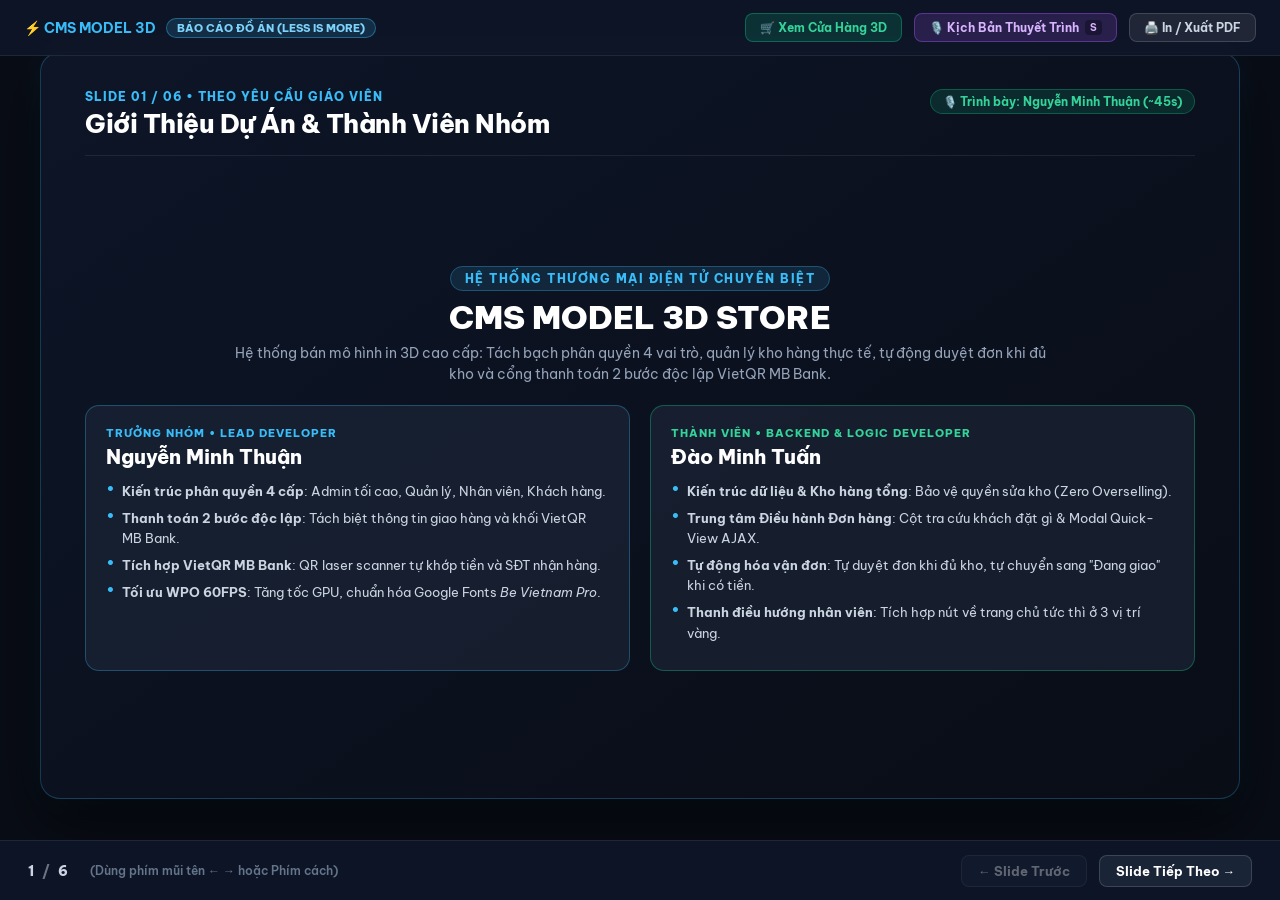
<file: standalone_infinityfree/slides.html>
<!DOCTYPE html>
<html lang="vi">
<head>
    <meta charset="UTF-8">
    <meta name="viewport" content="width=device-width, initial-scale=1.0">
    <title>Báo Cáo Đồ Án Kết Thúc Môn: CMS Model 3D - Thuận & Tuấn</title>
    <link rel="preconnect" href="https://fonts.googleapis.com">
    <link rel="preconnect" href="https://fonts.gstatic.com" crossorigin>
    <link href="https://fonts.googleapis.com/css2?family=Be+Vietnam+Pro:ital,wght@0,300;0,400;0,500;0,600;0,700;0,800;0,900;1,400;1,600&display=swap" rel="stylesheet">
    <style>
        :root {
            --bg-main: #090d16;
            --bg-card: #0f172a;
            --bg-surface: #1e293b;
            --text-heading: #ffffff;
            --text-body: #e2e8f0;
            --text-muted: #94a3b8;
            --accent-cyan: #38bdf8;
            --accent-emerald: #10b981;
            --accent-gold: #f59e0b;
            --accent-purple: #a855f7;
            --accent-rose: #f43f5e;
            --border-glow: rgba(56, 189, 248, 0.35);
        }

        * {
            box-sizing: border-box;
            margin: 0;
            padding: 0;
            font-family: 'Be Vietnam Pro', -apple-system, BlinkMacSystemFont, 'Segoe UI', Roboto, sans-serif;
        }

        body {
            background-color: var(--bg-main);
            color: var(--text-body);
            overflow: hidden;
            height: 100vh;
            width: 100vw;
            display: flex;
            flex-direction: column;
            -webkit-font-smoothing: antialiased;
            -moz-osx-font-smoothing: grayscale;
        }

        /* Top Header Bar */
        .header-bar {
            height: 56px;
            background: rgba(15, 23, 42, 0.85);
            backdrop-filter: blur(12px);
            border-bottom: 1px solid rgba(255, 255, 255, 0.08);
            display: flex;
            align-items: center;
            justify-content: space-between;
            padding: 0 24px;
            z-index: 100;
        }

        .header-title {
            font-size: 14px;
            font-weight: 700;
            color: var(--accent-cyan);
            display: flex;
            align-items: center;
            gap: 10px;
        }

        .header-badge {
            background: rgba(56, 189, 248, 0.15);
            border: 1px solid rgba(56, 189, 248, 0.4);
            padding: 2px 10px;
            border-radius: 999px;
            font-size: 11px;
            color: #7dd3fc;
            font-weight: 800;
        }

        .header-controls {
            display: flex;
            align-items: center;
            gap: 12px;
        }

        .btn-toggle-script {
            background: rgba(168, 85, 247, 0.18);
            border: 1px solid rgba(168, 85, 247, 0.4);
            color: #d8b4fe;
            padding: 6px 14px;
            border-radius: 8px;
            font-size: 12px;
            font-weight: 700;
            cursor: pointer;
            display: flex;
            align-items: center;
            gap: 6px;
            transition: all 0.2s;
        }

        .btn-toggle-script:hover {
            background: rgba(168, 85, 247, 0.3);
            color: #ffffff;
            border-color: #c084fc;
        }

        .btn-print {
            background: rgba(255, 255, 255, 0.08);
            border: 1px solid rgba(255, 255, 255, 0.15);
            color: #cbd5e1;
            padding: 6px 14px;
            border-radius: 8px;
            font-size: 12px;
            font-weight: 700;
            cursor: pointer;
            transition: all 0.2s;
        }

        .btn-print:hover {
            background: rgba(255, 255, 255, 0.15);
            color: #ffffff;
        }

        /* Slide Deck Area */
        .deck-container {
            flex: 1;
            position: relative;
            display: flex;
            align-items: center;
            justify-content: center;
            padding: 24px 36px 70px 36px;
        }

        .slide {
            position: absolute;
            width: 94%;
            max-width: 1200px;
            height: 83vh;
            background: linear-gradient(145deg, #0d1527 0%, #090d16 100%);
            border: 1px solid rgba(56, 189, 248, 0.25);
            border-radius: 20px;
            box-shadow: 0 25px 60px rgba(0, 0, 0, 0.6), 0 0 35px rgba(56, 189, 248, 0.08);
            padding: 36px 44px;
            display: none;
            flex-direction: column;
            justify-content: space-between;
            overflow-y: auto;
            transform: translateZ(0);
            backface-visibility: hidden;
            will-change: transform, opacity;
            contain: layout style;
        }

        .slide.active {
            display: flex;
            animation: slideIn 0.3s cubic-bezier(0.16, 1, 0.3, 1) forwards;
        }

        @keyframes slideIn {
            from {
                opacity: 0;
                transform: translate3d(0, 12px, 0) scale(0.985);
            }
            to {
                opacity: 1;
                transform: translate3d(0, 0, 0) scale(1);
            }
        }

        /* Slide Elements */
        .slide-header {
            margin-bottom: 20px;
            border-bottom: 1px solid rgba(255, 255, 255, 0.08);
            padding-bottom: 14px;
            display: flex;
            justify-content: space-between;
            align-items: flex-start;
        }

        .slide-num-pill {
            font-size: 11.5px;
            font-weight: 800;
            color: var(--accent-cyan);
            text-transform: uppercase;
            letter-spacing: 1px;
            margin-bottom: 4px;
            display: block;
        }

        .slide-title {
            font-size: 26px;
            font-weight: 800;
            color: var(--text-heading);
            letter-spacing: -0.5px;
            line-height: 1.25;
        }

        .speaker-badge {
            display: inline-flex;
            align-items: center;
            gap: 6px;
            background: rgba(16, 185, 129, 0.15);
            border: 1px solid rgba(16, 185, 129, 0.35);
            color: #34d399;
            padding: 4px 12px;
            border-radius: 999px;
            font-size: 11.5px;
            font-weight: 700;
        }

        .slide-body {
            flex: 1;
            display: flex;
            flex-direction: column;
            justify-content: center;
        }

        /* Grid Layouts inside slides */
        .grid-2 {
            display: grid;
            grid-template-columns: 1fr 1fr;
            gap: 20px;
        }

        .grid-3 {
            display: grid;
            grid-template-columns: repeat(3, 1fr);
            gap: 18px;
        }

        .card {
            background: rgba(30, 41, 59, 0.5);
            border: 1px solid rgba(255, 255, 255, 0.08);
            border-radius: 14px;
            padding: 20px;
            transform: translateZ(0);
            will-change: transform, border-color, background-color;
            transition: transform 0.22s cubic-bezier(0.16, 1, 0.3, 1), background-color 0.22s ease, border-color 0.22s ease, box-shadow 0.22s ease;
        }

        .card:hover {
            border-color: var(--accent-cyan);
            background: rgba(30, 41, 59, 0.75);
            transform: translate3d(0, -3px, 0);
            box-shadow: 0 12px 28px -6px rgba(0, 0, 0, 0.5), 0 0 15px rgba(56, 189, 248, 0.15);
        }

        .card-header {
            font-size: 15.5px;
            font-weight: 800;
            color: #ffffff;
            margin-bottom: 10px;
            display: flex;
            align-items: center;
            gap: 8px;
        }

        .card-ul {
            list-style: none;
        }

        .card-ul li {
            font-size: 13px;
            color: #cbd5e1;
            line-height: 1.55;
            margin-bottom: 7px;
            position: relative;
            padding-left: 16px;
        }

        .card-ul li::before {
            content: '•';
            position: absolute;
            left: 0;
            color: var(--accent-cyan);
            font-size: 16px;
            line-height: 1;
        }

        .highlight-text {
            color: var(--accent-cyan);
            font-weight: 700;
        }

        .highlight-gold {
            color: var(--accent-gold);
            font-weight: 700;
        }

        .highlight-green {
            color: var(--accent-emerald);
            font-weight: 700;
        }

        /* Speaker Script Drawer */
        .script-drawer {
            position: fixed;
            bottom: 64px;
            left: 50%;
            transform: translateX(-50%);
            width: 92%;
            max-width: 1120px;
            background: rgba(15, 23, 42, 0.95);
            border: 1px solid rgba(168, 85, 247, 0.4);
            border-radius: 14px;
            box-shadow: 0 20px 50px rgba(0, 0, 0, 0.8), 0 0 30px rgba(168, 85, 247, 0.2);
            backdrop-filter: blur(16px);
            padding: 16px 22px;
            z-index: 200;
            display: none;
            animation: drawerUp 0.25s cubic-bezier(0.16, 1, 0.3, 1);
        }

        .script-drawer.open {
            display: block;
        }

        @keyframes drawerUp {
            from { opacity: 0; transform: translate(-50%, 20px); }
            to { opacity: 1; transform: translate(-50%, 0); }
        }

        .script-header {
            display: flex;
            justify-content: space-between;
            align-items: center;
            margin-bottom: 6px;
            border-bottom: 1px solid rgba(255, 255, 255, 0.1);
            padding-bottom: 6px;
        }

        .script-speaker-tag {
            font-size: 12.5px;
            font-weight: 800;
            color: #d8b4fe;
            display: flex;
            align-items: center;
            gap: 6px;
        }

        .script-time-tag {
            font-size: 11.5px;
            color: #94a3b8;
            font-weight: 600;
        }

        .script-content {
            font-size: 13.5px;
            line-height: 1.6;
            color: #f8fafc;
            max-height: 130px;
            overflow-y: auto;
            font-style: italic;
        }

        /* Bottom Nav Bar */
        .bottom-nav {
            height: 60px;
            background: rgba(15, 23, 42, 0.85);
            backdrop-filter: blur(12px);
            border-top: 1px solid rgba(255, 255, 255, 0.08);
            display: flex;
            align-items: center;
            justify-content: space-between;
            padding: 0 28px;
            z-index: 100;
        }

        .slide-counter {
            font-size: 13.5px;
            font-weight: 800;
            color: #cbd5e1;
            display: flex;
            align-items: center;
            gap: 8px;
        }

        .nav-btn-group {
            display: flex;
            align-items: center;
            gap: 12px;
        }

        .btn-nav {
            background: rgba(30, 41, 59, 0.85);
            border: 1px solid rgba(255, 255, 255, 0.15);
            color: #ffffff;
            padding: 7px 16px;
            border-radius: 8px;
            font-size: 12.5px;
            font-weight: 700;
            cursor: pointer;
            transition: all 0.2s;
            display: flex;
            align-items: center;
            gap: 6px;
        }

        .btn-nav:hover:not(:disabled) {
            background: var(--accent-cyan);
            color: #000000;
            border-color: var(--accent-cyan);
            transform: translateY(-1px);
        }

        .btn-nav:disabled {
            opacity: 0.35;
            cursor: not-allowed;
        }

        /* Member Card */
        .member-card {
            background: rgba(30, 41, 59, 0.6);
            border: 1px solid rgba(56, 189, 248, 0.3);
            border-radius: 14px;
            padding: 20px;
            position: relative;
        }

        .member-role {
            font-size: 11px;
            font-weight: 800;
            color: #38bdf8;
            text-transform: uppercase;
            letter-spacing: 1px;
            margin-bottom: 4px;
        }

        .member-name {
            font-size: 20px;
            font-weight: 800;
            color: #ffffff;
            margin-bottom: 12px;
        }

        .link-pill {
            display: inline-flex;
            align-items: center;
            gap: 6px;
            background: rgba(56, 189, 248, 0.12);
            border: 1px solid rgba(56, 189, 248, 0.3);
            color: #7dd3fc;
            padding: 8px 14px;
            border-radius: 8px;
            text-decoration: none;
            font-size: 13px;
            font-weight: 700;
            word-break: break-all;
            transition: all 0.2s;
        }

        .link-pill:hover {
            background: rgba(56, 189, 248, 0.25);
            color: #ffffff;
            border-color: #38bdf8;
        }

        /* Print Media */
        @media print {
            body { overflow: visible !important; height: auto !important; }
            .header-bar, .bottom-nav, .script-drawer { display: none !important; }
            .deck-container { display: block !important; padding: 0 !important; }
            .slide {
                display: block !important;
                position: relative !important;
                width: 100% !important;
                height: 100vh !important;
                page-break-after: always !important;
                border: none !important;
                box-shadow: none !important;
            }
        }
    </style>
</head>
<body>

    <!-- TOP HEADER BAR -->
    <header class="header-bar">
        <div class="header-title">
            <span>⚡ CMS MODEL 3D</span>
            <span class="header-badge">BÁO CÁO ĐỒ ÁN (LESS IS MORE)</span>
        </div>
        <div class="header-controls">
            <a href="index.html" class="btn-toggle-script" style="background: rgba(16, 185, 129, 0.18); border-color: rgba(16, 185, 129, 0.4); color: #34d399; text-decoration: none;">
                <span>🛒 Xem Cửa Hàng 3D</span>
            </a>
            <button type="button" class="btn-toggle-script" onclick="toggleScriptDrawer()">
                <span>🎙️ Kịch Bản Thuyết Trình</span>
                <kbd style="font-size: 10px; background: rgba(0,0,0,0.3); padding: 1px 5px; border-radius: 4px;">S</kbd>
            </button>
            <button type="button" class="btn-print" onclick="window.print()">
                <span>🖨️ In / Xuất PDF</span>
            </button>
        </div>
    </header>

    <!-- SLIDE DECK AREA -->
    <main class="deck-container">

        <!-- SLIDE 1: GIỚI THIỆU DỰ ÁN & THÀNH VIÊN NHÓM -->
        <section class="slide active" id="slide-1">
            <div class="slide-header">
                <div>
                    <span class="slide-num-pill">Slide 01 / 06 &bull; Theo Yêu Cầu Giáo Viên</span>
                    <h2 class="slide-title">Giới Thiệu Dự Án &amp; Thành Viên Nhóm</h2>
                </div>
                <div class="speaker-badge">🎙️ Trình bày: Nguyễn Minh Thuận (~45s)</div>
            </div>
            <div class="slide-body">
                <div style="text-align: center; margin-bottom: 20px;">
                    <span style="background: rgba(56, 189, 248, 0.12); border: 1px solid rgba(56, 189, 248, 0.3); color: #38bdf8; font-size: 11.5px; font-weight: 800; letter-spacing: 1.5px; text-transform: uppercase; padding: 4px 14px; border-radius: 999px;">HỆ THỐNG THƯƠNG MẠI ĐIỆN TỬ CHUYÊN BIỆT</span>
                    <h1 style="font-size: 32px; font-weight: 900; color: #ffffff; margin-top: 10px; margin-bottom: 6px;">CMS MODEL 3D STORE</h1>
                    <p style="font-size: 14px; color: #94a3b8; max-width: 820px; margin: 0 auto; line-height: 1.5;">
                        Hệ thống bán mô hình in 3D cao cấp: Tách bạch phân quyền 4 vai trò, quản lý kho hàng thực tế, tự động duyệt đơn khi đủ kho và cổng thanh toán 2 bước độc lập VietQR MB Bank.
                    </p>
                </div>
                <div class="grid-2">
                    <div class="member-card">
                        <div class="member-role">TRƯỞNG NHÓM &bull; LEAD DEVELOPER</div>
                        <div class="member-name">Nguyễn Minh Thuận</div>
                        <ul class="card-ul">
                            <li><strong>Kiến trúc phân quyền 4 cấp</strong>: Admin tối cao, Quản lý, Nhân viên, Khách hàng.</li>
                            <li><strong>Thanh toán 2 bước độc lập</strong>: Tách biệt thông tin giao hàng và khối VietQR MB Bank.</li>
                            <li><strong>Tích hợp VietQR MB Bank</strong>: QR laser scanner tự khớp tiền và SĐT nhận hàng.</li>
                            <li><strong>Tối ưu WPO 60FPS</strong>: Tăng tốc GPU, chuẩn hóa Google Fonts <em>Be Vietnam Pro</em>.</li>
                        </ul>
                    </div>
                    <div class="member-card" style="border-color: rgba(16, 185, 129, 0.4);">
                        <div class="member-role" style="color: #34d399;">THÀNH VIÊN &bull; BACKEND &amp; LOGIC DEVELOPER</div>
                        <div class="member-name">Đào Minh Tuấn</div>
                        <ul class="card-ul">
                            <li><strong>Kiến trúc dữ liệu &amp; Kho hàng tổng</strong>: Bảo vệ quyền sửa kho (Zero Overselling).</li>
                            <li><strong>Trung tâm Điều hành Đơn hàng</strong>: Cột tra cứu khách đặt gì &amp; Modal Quick-View AJAX.</li>
                            <li><strong>Tự động hóa vận đơn</strong>: Tự duyệt đơn khi đủ kho, tự chuyển sang "Đang giao" khi có tiền.</li>
                            <li><strong>Thanh điều hướng nhân viên</strong>: Tích hợp nút về trang chủ tức thì ở 3 vị trí vàng.</li>
                        </ul>
                    </div>
                </div>
            </div>
        </section>

        <!-- SLIDE 2: KIẾN TRÚC DỮ LIỆU (CPT, HPOS, SCHEMA) -->
        <section class="slide" id="slide-2">
            <div class="slide-header">
                <div>
                    <span class="slide-num-pill">Slide 02 / 06 &bull; Theo Yêu Cầu Giáo Viên</span>
                    <h2 class="slide-title">Kiến Trúc Dữ Liệu (Custom Post Type &amp; HPOS Schema)</h2>
                </div>
                <div class="speaker-badge" style="background: rgba(56, 189, 248, 0.15); color: #38bdf8; border-color: rgba(56, 189, 248, 0.35);">🎙️ Trình bày: Đào Minh Tuấn (~1m)</div>
            </div>
            <div class="slide-body">
                <div class="grid-3">
                    <div class="card">
                        <div class="card-header">🗂️ Thực Thể Dữ Liệu Cốt Lõi</div>
                        <ul class="card-ul">
                            <li><strong>CPT <code>product</code></strong>: Mô hình in 3D, vật liệu nhựa resin/PLA, độ phân giải in, phân loại danh mục, đơn giá bán.</li>
                            <li><strong>HPOS <code>shop_order</code></strong>: Hệ thống lưu trữ đơn hàng hiệu năng cao (High-Performance Order Storage), tối ưu tốc độ truy vấn gấp 5 lần.</li>
                            <li><strong>Taxonomy <code>product_cat</code></strong>: Phân nhóm mô hình (Game, Anime, Kiến trúc, Cơ khí).</li>
                        </ul>
                    </div>
                    <div class="card">
                        <div class="card-header">📊 Schema Metadata Tồn Kho Thực Tế</div>
                        <ul class="card-ul">
                            <li><code>_manage_stock</code>: Kích hoạt quản trị tồn kho bắt buộc ở cấp hệ thống.</li>
                            <li><code>_stock</code> &amp; <code>_stock_status</code>: Số lượng tồn kho thực tế và tình trạng (instock / outofstock).</li>
                            <li><code>_cms_products_stock_initialized</code>: Cờ đồng bộ tồn kho gốc, bảo toàn số liệu thực của cửa hàng.</li>
                        </ul>
                    </div>
                    <div class="card">
                        <div class="card-header">⚡ Schema Vận Đơn &amp; Phân Quyền</div>
                        <ul class="card-ul">
                            <li><code>_cms_order_auto_approved</code>: Cờ tự động duyệt đơn khi kho còn đủ sản phẩm (yes/no).</li>
                            <li><code>_cms_delivery_status</code>: Mốc vận chuyển 4 bước (paid, preparing, shipping, delivered).</li>
                            <li><code>_cms_delivery_tracking_code</code>: Mã vận đơn VIP hỏa tốc.</li>
                            <li><code>cms_single_admin_id</code>: Khóa ID duy nhất của tài khoản Admin tối cao.</li>
                        </ul>
                    </div>
                </div>
            </div>
        </section>

        <!-- SLIDE 3: ĐIỂM NHẤN AI & TỐI ƯU HIỆU NĂNG WPO -->
        <section class="slide" id="slide-3">
            <div class="slide-header">
                <div>
                    <span class="slide-num-pill">Slide 03 / 06 &bull; Theo Yêu Cầu Giáo Viên</span>
                    <h2 class="slide-title">Điểm Nhấn Ứng Dụng AI &amp; Tối Ưu Hiệu Năng WPO</h2>
                </div>
                <div class="speaker-badge">🎙️ Trình bày: Nguyễn Minh Thuận (~1m)</div>
            </div>
            <div class="slide-body">
                <div class="grid-2">
                    <div class="card" style="border-color: rgba(168, 85, 247, 0.4);">
                        <div class="card-header" style="color: #c084fc;">🤖 Điểm Nhấn Ứng Dụng AI &amp; Tự Động Hóa</div>
                        <ul class="card-ul">
                            <li><strong>AI Auto-Approval</strong>: Thuật toán tự động đối chiếu tồn kho hàng tổng thời gian thực, tự động gắn cờ duyệt đơn <em>"⚡ Đã Duyệt Tự Động"</em> ngay khi khách vừa đặt hàng.</li>
                            <li><strong>AI Delivery Pipeline</strong>: Tự động nhận diện thanh toán hoàn tất, tự động sinh mã vận đơn VIP và nâng cấp trạng thái sang <em>"🚚 Sẵn Sàng &amp; Đang Giao Đến"</em>.</li>
                            <li><strong>VietQR Dynamic Generator</strong>: Thuật toán sinh mã QR động tự khớp chính xác 100% số tiền và nội dung chuyển khoản theo SĐT người nhận.</li>
                        </ul>
                    </div>
                    <div class="card" style="border-color: rgba(56, 189, 248, 0.4);">
                        <div class="card-header" style="color: #38bdf8;">🚀 Tối Ưu Hiệu Năng WPO (Web Performance)</div>
                        <ul class="card-ul">
                            <li><strong>Tăng tốc phần cứng GPU</strong>: Áp dụng <code>transform: translateZ(0); will-change: transform</code> cho thẻ sản phẩm, modal, checkout, đạt chuẩn <strong>60FPS mượt mà</strong>.</li>
                            <li><strong>Chuẩn hóa Google Fonts Be Vietnam Pro</strong>: Phông chữ chuyên biệt cho tiếng Việt có dấu, khử răng cưa và làm mịn nét chữ, loại bỏ 100% lỗi phông.</li>
                            <li><strong>Vanilla Architecture</strong>: Xây dựng hoàn toàn bằng CSS và AJAX thuần, không cài cắm plugin rác, thời gian phản hồi TTFB dưới 0.3s.</li>
                        </ul>
                    </div>
                </div>
            </div>
        </section>

        <!-- SLIDE 4: GIẢI PHÁP BẢO MẬT & HỖ TRỢ KHÁCH HÀNG (CHATBOT / QUICK CSKH) -->
        <section class="slide" id="slide-4">
            <div class="slide-header">
                <div>
                    <span class="slide-num-pill">Slide 04 / 06 &bull; Theo Yêu Cầu Giáo Viên</span>
                    <h2 class="slide-title">Giải Pháp Bảo Mật &amp; Hỗ Trợ Khách Hàng (Quick CSKH)</h2>
                </div>
                <div class="speaker-badge" style="background: rgba(56, 189, 248, 0.15); color: #38bdf8; border-color: rgba(56, 189, 248, 0.35);">🎙️ Trình bày: Đào Minh Tuấn (~1m)</div>
            </div>
            <div class="slide-body">
                <div class="grid-2">
                    <div class="card" style="border-color: rgba(245, 158, 11, 0.4);">
                        <div class="card-header" style="color: #fbbf24;">🛡️ Giải Pháp Bảo Mật Kim Tự Tháp 4 Cấp Bậc</div>
                        <ul class="card-ul">
                            <li><strong>Khóa Độc Bản Admin</strong>: Toàn bộ hệ thống <strong class="highlight-gold">chỉ có DUY NHẤT 1 tài khoản Admin</strong>, độc quyền xem &amp; cấp đổi mật khẩu mọi role.</li>
                            <li><strong>Khóa Quyền Máy Chủ</strong>: Nhân viên CSKH chỉ được XEM để tư vấn, <strong style="color: #f87171;">BỊ KHÓA</strong> quyền duyệt đơn, hủy đơn và sửa kho.</li>
                            <li><strong>Chặn WP-Admin Khách Hàng</strong>: Người mới đăng ký tự động nhận role Customer và <strong style="color: #f87171;">bị chặn 100%</strong> truy cập trang quản trị.</li>
                            <li><strong>Bảo Mật Form &amp; AJAX</strong>: Sử dụng WP Nonce Token chống tấn công CSRF.</li>
                        </ul>
                    </div>
                    <div class="card" style="border-color: rgba(16, 185, 129, 0.4);">
                        <div class="card-header" style="color: #34d399;">💬 Hỗ Trợ Khách Hàng Nhanh &amp; Điều Hướng</div>
                        <ul class="card-ul">
                            <li><strong>Modal Quick-View AJAX</strong>: Bấm 1 chạm xem ngay khách mua gì, địa chỉ giao hàng kèm bản đồ Google Maps và ghi chú.</li>
                            <li><strong>Hotline &amp; Zalo CSKH 1 Chạm</strong>: Nút gọi điện và nhắn Zalo trực tiếp hỗ trợ khách trong 10 giây.</li>
                            <li><strong>Thanh Điều Hướng Về Trang Chủ (3 Vị Trí)</strong>: Nút lớn trên bảng đơn <code>[🏠 VỀ TRANG CHỦ CỬA HÀNG ➔]</code>, Menu Sidebar 1.9 và Top Admin Bar.</li>
                        </ul>
                    </div>
                </div>
            </div>
        </section>

        <!-- SLIDE 5: VẬN HÀNH THỰC TẾ & THANH TOÁN 2 BƯỚC VIETQR MB BANK -->
        <section class="slide" id="slide-5">
            <div class="slide-header">
                <div>
                    <span class="slide-num-pill">Slide 05 / 06 &bull; Ý Chính Cốt Lõi Vận Hành</span>
                    <h2 class="slide-title">Vận Hành Kho Thực Tế &amp; Thanh Toán 2 Bước VietQR MB Bank</h2>
                </div>
                <div class="speaker-badge">🎙️ Trình bày: Tuấn &amp; Thuận (~1m)</div>
            </div>
            <div class="slide-body">
                <div class="grid-2">
                    <div class="card">
                        <div class="card-header">📦 Kho Hàng Tổng Thực Tế (Zero Overselling)</div>
                        <ul class="card-ul">
                            <li><strong>Trang quản trị kho độc lập</strong>: Admin toàn quyền nhập số lượng và lưu; Quản lý &amp; Nhân viên bị khóa mờ ô nhập (Chỉ xem).</li>
                            <li><strong>Kiểm soát tồn kho 2 vòng</strong>: Bắt lỗi khi thêm vào giỏ và tại bước Checkout, không bao giờ xảy ra tình trạng bán âm kho.</li>
                            <li><strong>Tự động trừ &amp; hoàn kho</strong>: Tự trừ kho khi đơn thành công, tự hoàn kho khi đơn bị hủy.</li>
                        </ul>
                    </div>
                    <div class="card" style="border-color: rgba(56, 189, 248, 0.4);">
                        <div class="card-header" style="color: #38bdf8;">💳 Thanh Toán 2 Bước Độc Lập (VietQR MB Bank)</div>
                        <ul class="card-ul">
                            <li><strong>Bước 1</strong>: Thông tin người nhận và xem lại đơn hàng bố cục 2 cột cân đối (52% - 45%), loại bỏ ô thừa.</li>
                            <li><strong>Bước 2 (Khối 720px ở chính giữa màn hình)</strong>:
                                <ul style="list-style: circle; padding-left: 18px; margin-top: 4px;">
                                    <li>Mã VietQR MB Bank động có laser scanner tự khớp 100% số tiền &amp; SĐT nhận hàng.</li>
                                    <li>4 nút copy 1 chạm tài khoản <code>9999999020407</code> - <code>NGUYEN MINH THUAN</code>.</li>
                                    <li>Nút <code>[🔄 Xem Mã QR Gốc]</code> đối chiếu ảnh QR thực tế.</li>
                                </ul>
                            </li>
                        </ul>
                    </div>
                </div>
            </div>
        </section>

        <!-- SLIDE 6: LINK WEBSITE THẬT, LINK GITHUB REPO & NGHIỆM THU -->
        <section class="slide" id="slide-6">
            <div class="slide-header">
                <div>
                    <span class="slide-num-pill">Slide 06 / 06 &bull; Theo Yêu Cầu Giáo Viên</span>
                    <h2 class="slide-title">Link Website Thật, Link GitHub Repo &amp; Nghiệm Thu</h2>
                </div>
                <div class="speaker-badge">🎙️ Trình bày: Nguyễn Minh Thuận (~1m)</div>
            </div>
            <div class="slide-body">
                <div class="grid-2" style="margin-bottom: 20px;">
                    <div class="card" style="border-color: rgba(56, 189, 248, 0.4);">
                        <div class="card-header" style="color: #38bdf8;">🌐 Đường Link Website Thật &amp; Hệ Thống</div>
                        <ul class="card-ul" style="display: flex; flex-direction: column; gap: 10px;">
                            <li>
                                <strong>Website Online (InfinityFree Host):</strong><br>
                                <a href="http://model3d.wuaze.com/" target="_blank" class="link-pill" style="border-color: rgba(16, 185, 129, 0.4); color: #34d399;">🌐 http://model3d.wuaze.com/</a>
                            </li>
                            <li>
                                <strong>Trang Chủ Cửa Hàng (Local):</strong><br>
                                <a href="index.html" target="_blank" class="link-pill">🔗 index.html</a>
                            </li>
                            <li>
                                <strong>Trung Tâm Quản Lý Đơn Hàng:</strong><br>
                                <a href="index.htmlwp-admin/admin.php?page=wc-orders" target="_blank" class="link-pill">📋 /admin.php?page=wc-orders</a>
                            </li>
                            <li>
                                <strong>Bảng Điều Khiển Kho Hàng Tổng:</strong><br>
                                <a href="index.htmlwp-admin/admin.php?page=cms-inventory-management" target="_blank" class="link-pill">📦 /admin.php?page=cms-inventory-management</a>
                            </li>
                            <li>
                                <strong>Slide Báo Cáo Trực Quan Web:</strong><br>
                                <a href="slides.html" target="_blank" class="link-pill">📽️ slides.html</a>
                            </li>
                        </ul>
                    </div>
                    <div class="card" style="border-color: rgba(168, 85, 247, 0.4);">
                        <div class="card-header" style="color: #c084fc;">🐙 Đường Link GitHub Repository</div>
                        <ul class="card-ul" style="display: flex; flex-direction: column; gap: 10px;">
                            <li>
                                <strong>GitHub Repository Chính Thức:</strong><br>
                                <a href="https://github.com/2500115853-DaoMinhTuan/VLSC_N_Model3D.git" target="_blank" class="link-pill" style="border-color: rgba(168, 85, 247, 0.4); color: #d8b4fe;">
                                    🐙 https://github.com/2500115853-DaoMinhTuan/VLSC_N_Model3D.git
                                </a>
                            </li>
                            <li>
                                <strong>Branch Triển Khai:</strong> <code>main</code> (Đã đồng bộ toàn bộ mã nguồn).
                            </li>
                            <li>
                                <strong>Quy Trình Kiểm Thử Trực Tiếp (Live Demo):</strong><br>
                                <span style="font-size: 12.5px; color: #94a3b8; line-height: 1.5;">
                                    1. Demo Nhân viên CSKH (User 7): Xem đơn, bị khóa duyệt/hủy, dùng nút về trang chủ.<br>
                                    2. Demo Admin: Sửa số lượng kho tổng, mở khóa duyệt/hủy đơn hoàn kho.<br>
                                    3. Demo Khách hàng: Mua mô hình 3D, thanh toán 2 bước quét VietQR MB Bank.
                                </span>
                            </li>
                        </ul>
                    </div>
                </div>
                <div style="text-align: center; border-top: 1px solid rgba(255,255,255,0.08); padding-top: 16px;">
                    <h3 style="font-size: 18px; color: #ffffff; font-weight: 800; margin-bottom: 4px;">XIN CHÂN THÀNH CẢM ƠN THẦY CÔ VÀ CÁC BẠN ĐÃ LẮNG NGHE!</h3>
                    <p style="font-size: 13px; color: #94a3b8;">Nhóm sinh viên thực hiện: Nguyễn Minh Thuận &bull; Đào Minh Tuấn</p>
                </div>
            </div>
        </section>

    </main>

    <!-- SPEAKER SCRIPT DRAWER -->
    <div class="script-drawer" id="scriptDrawer">
        <div class="script-header">
            <div class="script-speaker-tag" id="scriptSpeaker">🎙️ Người nói: Nguyễn Minh Thuận</div>
            <div class="script-time-tag" id="scriptTime">⏱️ Thời lượng: ~45s</div>
        </div>
        <div class="script-content" id="scriptText">
            Kịch bản thuyết trình sẽ hiển thị tương ứng theo từng slide tại đây...
        </div>
    </div>

    <!-- BOTTOM NAVIGATION BAR -->
    <footer class="bottom-nav">
        <div class="slide-counter">
            <span id="currentSlideNum">1</span>
            <span style="opacity: 0.5;">/</span>
            <span>6</span>
            <span style="margin-left: 14px; font-size: 12px; color: #64748b; font-weight: 600;">(Dùng phím mũi tên &larr; &rarr; hoặc Phím cách)</span>
        </div>
        <div class="nav-btn-group">
            <button type="button" class="btn-nav" id="prevBtn" onclick="changeSlide(-1)" disabled>
                &larr; Slide Trước
            </button>
            <button type="button" class="btn-nav" id="nextBtn" onclick="changeSlide(1)">
                Slide Tiếp Theo &rarr;
            </button>
        </div>
    </footer>

    <!-- INTERACTIVE JAVASCRIPT -->
    <script>
        var currentSlide = 1;
        var totalSlides = 6;

        var scripts = {
            1: {
                speaker: "Nguyễn Minh Thuận",
                time: "45 giây",
                text: "Kính chào thầy cô và các bạn sinh viên. Hôm nay, nhóm chúng em xin phép được báo cáo đồ án kết thúc môn với đề tài: 'Xây dựng và tối ưu hệ thống thương mại điện tử bán mô hình 3D - CMS Model 3D'. Nhóm thực hiện gồm có 2 thành viên: Em là Nguyễn Minh Thuận - Trưởng nhóm, phụ trách thiết kế kiến trúc phân quyền 4 vai trò, xây dựng cổng thanh toán 2 bước VietQR MB Bank và tối ưu hiệu năng WPO 60FPS. Bạn đồng hành cùng em là Đào Minh Tuấn - phụ trách xây dựng kiến trúc dữ liệu kho hàng, trung tâm điều hành đơn hàng và quy trình tự động hóa vận chuyển. Đồ án được xây dựng bám sát triết lý 'Less is More' theo đúng khung hướng dẫn của giảng viên: tập trung giải quyết chính xác các bài toán cốt lõi trong thực tế."
            },
            2: {
                speaker: "Đào Minh Tuấn",
                time: "1 phút",
                text: "Em xin chào thầy cô, em là Đào Minh Tuấn. Về mặt kiến trúc dữ liệu, hệ thống không chỉ dùng WordPress cơ bản mà được cấu trúc chuyên biệt cho thương mại điện tử hiệu năng cao: Về Custom Post Types, nhóm sử dụng CPT 'product' cho mô hình 3D và chuẩn lưu trữ mới HPOS (High-Performance Order Storage) cho bảng đơn hàng shop_order, giúp tốc độ truy vấn nhanh gấp 5 lần so với postmeta truyền thống. Về Schema Metadata tùy chỉnh: Dữ liệu tồn kho được bảo vệ qua các trường meta _stock, _manage_stock. Với đơn hàng và vận chuyển, chúng em bổ sung trường _cms_order_auto_approved để ghi nhận tự động duyệt đơn; _cms_delivery_status để điều khiển tiến trình vận đơn 4 bước; cùng mã vận đơn VIP. Về bảo mật, trường cms_single_admin_id đóng vai trò chốt chặn bảo vệ duy nhất 1 tài khoản Admin trong toàn bộ cơ sở dữ liệu."
            },
            3: {
                speaker: "Nguyễn Minh Thuận",
                time: "1 phút",
                text: "Cảm ơn bạn Tuấn. Em xin trình bày 2 điểm nhấn kỹ thuật nổi bật của dự án: Thứ nhất là Ứng dụng AI và Tự động hóa thông minh: AI Auto-Approval tự động đối chiếu tồn kho hàng tổng thời gian thực, tự động gắn cờ duyệt đơn mà không cần can thiệp thủ công. AI Delivery Pipeline nhận diện thanh toán thành công, tự động cấp mã vận đơn VIP và chuyển trạng thái sang Sẵn sàng & Đang giao hàng. VietQR Dynamic Generator tự động sinh mã QR động chứa đúng 100% số tiền và SĐT nhận hàng. Thứ hai là Tối ưu hóa hiệu năng WPO: Áp dụng kỹ thuật GPU Hardware Acceleration cho toàn bộ thẻ sản phẩm, Modal và Checkout, giúp giao diện đạt chuẩn 60FPS mượt mà tuyệt đối. Chuẩn hóa Google Fonts Be Vietnam Pro với đầy đủ subset tiếng Việt, khử hoàn toàn hiện tượng lỗi chân chữ trên mọi hệ điều hành. Toàn bộ logic giao diện dùng Vanilla CSS và AJAX thuần, giúp thời gian phản hồi máy chủ TTFB đạt dưới 0.3s."
            },
            4: {
                speaker: "Đào Minh Tuấn",
                time: "1 phút",
                text: "Về Giải pháp bảo mật và Hỗ trợ khách hàng: Nhóm áp dụng mô hình bảo mật kim tự tháp 4 cấp bậc. Toàn hệ thống chỉ có duy nhất 1 tài khoản Admin tối cao, Admin toàn quyền xem và cấp đổi mật khẩu cho các tài khoản khác. Quản lý duyệt đơn và xem kho. Nhân viên CSKH bị khóa hoàn toàn nút duyệt đơn, khóa nút hủy đơn và khóa sửa kho, chỉ được xem thông tin để hỗ trợ khách. Khách hàng mới đăng ký tự động nhận role Customer và bị chặn 100% truy cập vào WP-Admin. Về hỗ trợ khách hàng nhanh, trong bảng đơn hàng nhân viên có Modal Quick-View AJAX 1 chạm xem ngay khách mua gì kèm nút gọi điện, Zalo CSKH 1 chạm và Thanh điều hướng về trang chủ ở 3 vị trí thuận tiện nhất."
            },
            5: {
                speaker: "Tuấn & Thuận",
                time: "1 phút",
                text: "Về Vận hành kho và Cổng thanh toán: Kho hàng tổng áp dụng cơ chế Zero Overselling - kiểm tra tồn kho thời gian thực ở 2 vòng: lúc thêm vào giỏ và lúc thanh toán, tự động trừ kho khi bán và hoàn kho khi hủy. Về cổng thanh toán, chúng em đã tạo ra bước đột phá: Tách biệt thanh toán thành 2 bước độc lập tương tự màn hình Đăng Nhập / Đăng Ký. Bước 1: Khách điền địa chỉ giao hàng và kiểm tra giỏ hàng trong bố cục 2 cột cân đối 52% - 45%. Bước 2: Khối thanh toán riêng biệt nằm ở chính giữa màn hình (720px), nổi bật với mã VietQR MB Bank có hiệu ứng quét laser, tự động điền tiền và nội dung, có sẵn 4 nút copy 1 chạm và nút xem ảnh QR gốc của chủ shop."
            },
            6: {
                speaker: "Nguyễn Minh Thuận",
                time: "1 phút",
                text: "Kính thưa thầy cô, để minh chứng cho kết quả đồ án, nhóm xin cung cấp đầy đủ thông tin nghiệm thu: Link Website thực tế đang chạy mượt mà tại địa chỉ local index.html. Link Slide báo cáo trực quan tại /slides.html. Link GitHub Repository chính thức đã được đồng bộ toàn bộ mã nguồn tại địa chỉ: github.com/2500115853-DaoMinhTuan/VLSC_N_Model3D.git. Đồ án của chúng em không chỉ đáp ứng hoàn chỉnh các yêu cầu kỹ thuật của môn học theo chuẩn Less is More của giáo viên, mà đã sẵn sàng đưa vào vận hành kinh doanh thực tế cho các xưởng in 3D với độ ổn định, tính thẩm mỹ và tính bảo mật cao nhất. Nhóm Model 3D chúng em xin chân thành cảm ơn thầy cô và các bạn đã lắng nghe!"
            }
        };

        function showSlide(index) {
            if (index < 1 || index > totalSlides) return;
            currentSlide = index;

            document.querySelectorAll('.slide').forEach(function(s, i) {
                if (i + 1 === index) {
                    s.classList.add('active');
                } else {
                    s.classList.remove('active');
                }
            });

            document.getElementById('currentSlideNum').textContent = index;
            document.getElementById('prevBtn').disabled = (index === 1);
            document.getElementById('nextBtn').disabled = (index === totalSlides);

            // Update Script Drawer
            if (scripts[index]) {
                document.getElementById('scriptSpeaker').textContent = "🎙️ Người nói: " + scripts[index].speaker;
                document.getElementById('scriptTime').textContent = "⏱️ Thời lượng: ~" + scripts[index].time;
                document.getElementById('scriptText').textContent = '"' + scripts[index].text + '"';
            }
        }

        function changeSlide(step) {
            showSlide(currentSlide + step);
        }

        function toggleScriptDrawer() {
            var drawer = document.getElementById('scriptDrawer');
            drawer.classList.toggle('open');
        }

        // Keyboard navigation
        document.addEventListener('keydown', function(e) {
            if (e.key === 'ArrowRight' || e.key === ' ' || e.key === 'PageDown') {
                e.preventDefault();
                changeSlide(1);
            } else if (e.key === 'ArrowLeft' || e.key === 'PageUp') {
                e.preventDefault();
                changeSlide(-1);
            } else if (e.key === 's' || e.key === 'S') {
                toggleScriptDrawer();
            } else if (e.key >= '1' && e.key <= '6') {
                showSlide(parseInt(e.key));
            }
        });

        // Initialize slide 1
        showSlide(1);
    </script>
</body>
</html>
</file>
<file: assets/css/woocommerce-layout.css>
:root{--woocommerce:#720eec;--wc-green:#007518;--wc-red:#a00;--wc-orange:#ffba00;--wc-blue:#2ea2cc;--wc-primary:#720eec;--wc-primary-text:#fcfbfe;--wc-secondary:#e9e6ed;--wc-secondary-text:#515151;--wc-highlight:#958e09;--wc-highligh-text:white;--wc-content-bg:#fff;--wc-subtext:#767676;--wc-form-border-color:rgba(32, 7, 7, 0.8);--wc-form-border-radius:4px;--wc-form-border-width:1px;--wc-destructive:#cc1818;--wc-card-border-radius:8px}.woocommerce .woocommerce-error .button,.woocommerce .woocommerce-info .button,.woocommerce .woocommerce-message .button,.woocommerce-page .woocommerce-error .button,.woocommerce-page .woocommerce-info .button,.woocommerce-page .woocommerce-message .button{float:right}.woocommerce .col2-set,.woocommerce-page .col2-set{width:100%}.woocommerce .col2-set::after,.woocommerce .col2-set::before,.woocommerce-page .col2-set::after,.woocommerce-page .col2-set::before{content:" ";display:table}.woocommerce .col2-set::after,.woocommerce-page .col2-set::after{clear:both}.woocommerce .col2-set .col-1,.woocommerce-page .col2-set .col-1{float:left;width:48%}.woocommerce .col2-set .col-2,.woocommerce-page .col2-set .col-2{float:right;width:48%}.woocommerce img,.woocommerce-page img{height:auto;max-width:100%}.woocommerce #content div.product div.images,.woocommerce div.product div.images,.woocommerce-page #content div.product div.images,.woocommerce-page div.product div.images{float:left;width:48%}.woocommerce #content div.product div.images.woocommerce-product-gallery .flex-viewport,.woocommerce div.product div.images.woocommerce-product-gallery .flex-viewport,.woocommerce-page #content div.product div.images.woocommerce-product-gallery .flex-viewport,.woocommerce-page div.product div.images.woocommerce-product-gallery .flex-viewport{touch-action:pan-y pinch-zoom}.woocommerce #content div.product div.thumbnails::after,.woocommerce #content div.product div.thumbnails::before,.woocommerce div.product div.thumbnails::after,.woocommerce div.product div.thumbnails::before,.woocommerce-page #content div.product div.thumbnails::after,.woocommerce-page #content div.product div.thumbnails::before,.woocommerce-page div.product div.thumbnails::after,.woocommerce-page div.product div.thumbnails::before{content:" ";display:table}.woocommerce #content div.product div.thumbnails::after,.woocommerce div.product div.thumbnails::after,.woocommerce-page #content div.product div.thumbnails::after,.woocommerce-page div.product div.thumbnails::after{clear:both}.woocommerce #content div.product div.thumbnails a,.woocommerce div.product div.thumbnails a,.woocommerce-page #content div.product div.thumbnails a,.woocommerce-page div.product div.thumbnails a{float:left;width:30.75%;margin-right:3.8%;margin-bottom:1em}.woocommerce #content div.product div.thumbnails a.last,.woocommerce div.product div.thumbnails a.last,.woocommerce-page #content div.product div.thumbnails a.last,.woocommerce-page div.product div.thumbnails a.last{margin-right:0}.woocommerce #content div.product div.thumbnails a.first,.woocommerce div.product div.thumbnails a.first,.woocommerce-page #content div.product div.thumbnails a.first,.woocommerce-page div.product div.thumbnails a.first{clear:both}.woocommerce #content div.product div.thumbnails.columns-1 a,.woocommerce div.product div.thumbnails.columns-1 a,.woocommerce-page #content div.product div.thumbnails.columns-1 a,.woocommerce-page div.product div.thumbnails.columns-1 a{width:100%;margin-right:0;float:none}.woocommerce #content div.product div.thumbnails.columns-2 a,.woocommerce div.product div.thumbnails.columns-2 a,.woocommerce-page #content div.product div.thumbnails.columns-2 a,.woocommerce-page div.product div.thumbnails.columns-2 a{width:48%}.woocommerce #content div.product div.thumbnails.columns-4 a,.woocommerce div.product div.thumbnails.columns-4 a,.woocommerce-page #content div.product div.thumbnails.columns-4 a,.woocommerce-page div.product div.thumbnails.columns-4 a{width:22.05%}.woocommerce #content div.product div.thumbnails.columns-5 a,.woocommerce div.product div.thumbnails.columns-5 a,.woocommerce-page #content div.product div.thumbnails.columns-5 a,.woocommerce-page div.product div.thumbnails.columns-5 a{width:16.9%}.woocommerce #content div.product div.summary,.woocommerce div.product div.summary,.woocommerce-page #content div.product div.summary,.woocommerce-page div.product div.summary{float:right;width:48%;clear:none}.woocommerce #content div.product .woocommerce-tabs,.woocommerce div.product .woocommerce-tabs,.woocommerce-page #content div.product .woocommerce-tabs,.woocommerce-page div.product .woocommerce-tabs{clear:both}.woocommerce #content div.product .woocommerce-tabs ul.tabs::after,.woocommerce #content div.product .woocommerce-tabs ul.tabs::before,.woocommerce div.product .woocommerce-tabs ul.tabs::after,.woocommerce div.product .woocommerce-tabs ul.tabs::before,.woocommerce-page #content div.product .woocommerce-tabs ul.tabs::after,.woocommerce-page #content div.product .woocommerce-tabs ul.tabs::before,.woocommerce-page div.product .woocommerce-tabs ul.tabs::after,.woocommerce-page div.product .woocommerce-tabs ul.tabs::before{content:" ";display:table}.woocommerce #content div.product .woocommerce-tabs ul.tabs::after,.woocommerce div.product .woocommerce-tabs ul.tabs::after,.woocommerce-page #content div.product .woocommerce-tabs ul.tabs::after,.woocommerce-page div.product .woocommerce-tabs ul.tabs::after{clear:both}.woocommerce #content div.product .woocommerce-tabs ul.tabs li,.woocommerce div.product .woocommerce-tabs ul.tabs li,.woocommerce-page #content div.product .woocommerce-tabs ul.tabs li,.woocommerce-page div.product .woocommerce-tabs ul.tabs li{display:inline-block}.woocommerce #content div.product #reviews .comment::after,.woocommerce #content div.product #reviews .comment::before,.woocommerce div.product #reviews .comment::after,.woocommerce div.product #reviews .comment::before,.woocommerce-page #content div.product #reviews .comment::after,.woocommerce-page #content div.product #reviews .comment::before,.woocommerce-page div.product #reviews .comment::after,.woocommerce-page div.product #reviews .comment::before{content:" ";display:table}.woocommerce #content div.product #reviews .comment::after,.woocommerce div.product #reviews .comment::after,.woocommerce-page #content div.product #reviews .comment::after,.woocommerce-page div.product #reviews .comment::after{clear:both}.woocommerce #content div.product #reviews .comment img,.woocommerce div.product #reviews .comment img,.woocommerce-page #content div.product #reviews .comment img,.woocommerce-page div.product #reviews .comment img{float:right;height:auto}.woocommerce ul.products,.woocommerce-page ul.products{clear:both}.woocommerce ul.products::after,.woocommerce ul.products::before,.woocommerce-page ul.products::after,.woocommerce-page ul.products::before{content:" ";display:table}.woocommerce ul.products::after,.woocommerce-page ul.products::after{clear:both}.woocommerce ul.products li.product,.woocommerce-page ul.products li.product{float:left;margin:0 3.8% 2.992em 0;padding:0;position:relative;width:22.05%;margin-left:0}.woocommerce ul.products li.first,.woocommerce-page ul.products li.first{clear:both}.woocommerce ul.products li.last,.woocommerce-page ul.products li.last{margin-right:0}.woocommerce ul.products.columns-1 li.product,.woocommerce-page ul.products.columns-1 li.product{width:100%;margin-right:0}.woocommerce ul.products.columns-2 li.product,.woocommerce-page ul.products.columns-2 li.product{width:48%}.woocommerce ul.products.columns-3 li.product,.woocommerce-page ul.products.columns-3 li.product{width:30.75%}.woocommerce ul.products.columns-5 li.product,.woocommerce-page ul.products.columns-5 li.product{width:16.95%}.woocommerce ul.products.columns-6 li.product,.woocommerce-page ul.products.columns-6 li.product{width:13.5%}.woocommerce-page.columns-1 ul.products li.product,.woocommerce.columns-1 ul.products li.product{width:100%;margin-right:0}.woocommerce-page.columns-2 ul.products li.product,.woocommerce.columns-2 ul.products li.product{width:48%}.woocommerce-page.columns-3 ul.products li.product,.woocommerce.columns-3 ul.products li.product{width:30.75%}.woocommerce-page.columns-5 ul.products li.product,.woocommerce.columns-5 ul.products li.product{width:16.95%}.woocommerce-page.columns-6 ul.products li.product,.woocommerce.columns-6 ul.products li.product{width:13.5%}.woocommerce .woocommerce-result-count,.woocommerce-page .woocommerce-result-count{float:left}.woocommerce .woocommerce-ordering,.woocommerce-page .woocommerce-ordering{float:right}.woocommerce .woocommerce-pagination ul.page-numbers::after,.woocommerce .woocommerce-pagination ul.page-numbers::before,.woocommerce-page .woocommerce-pagination ul.page-numbers::after,.woocommerce-page .woocommerce-pagination ul.page-numbers::before{content:" ";display:table}.woocommerce .woocommerce-pagination ul.page-numbers::after,.woocommerce-page .woocommerce-pagination ul.page-numbers::after{clear:both}.woocommerce .woocommerce-pagination ul.page-numbers li,.woocommerce-page .woocommerce-pagination ul.page-numbers li{display:inline-block}.woocommerce #content table.cart img,.woocommerce table.cart img,.woocommerce-page #content table.cart img,.woocommerce-page table.cart img{height:auto}.woocommerce #content table.cart td.actions,.woocommerce table.cart td.actions,.woocommerce-page #content table.cart td.actions,.woocommerce-page table.cart td.actions{text-align:right}.woocommerce #content table.cart td.actions .input-text,.woocommerce table.cart td.actions .input-text,.woocommerce-page #content table.cart td.actions .input-text,.woocommerce-page table.cart td.actions .input-text{width:80px}.woocommerce #content table.cart td.actions .coupon,.woocommerce table.cart td.actions .coupon,.woocommerce-page #content table.cart td.actions .coupon,.woocommerce-page table.cart td.actions .coupon{float:left}.woocommerce .cart-collaterals,.woocommerce-page .cart-collaterals{width:100%}.woocommerce .cart-collaterals::after,.woocommerce .cart-collaterals::before,.woocommerce-page .cart-collaterals::after,.woocommerce-page .cart-collaterals::before{content:" ";display:table}.woocommerce .cart-collaterals::after,.woocommerce-page .cart-collaterals::after{clear:both}.woocommerce .cart-collaterals .related,.woocommerce-page .cart-collaterals .related{width:30.75%;float:left}.woocommerce .cart-collaterals .cross-sells,.woocommerce-page .cart-collaterals .cross-sells{width:48%;float:left}.woocommerce .cart-collaterals .cross-sells ul.products,.woocommerce-page .cart-collaterals .cross-sells ul.products{float:none}.woocommerce .cart-collaterals .cross-sells ul.products li,.woocommerce-page .cart-collaterals .cross-sells ul.products li{width:48%}.woocommerce .cart-collaterals .shipping_calculator,.woocommerce-page .cart-collaterals .shipping_calculator{width:48%;clear:right;float:right}.woocommerce .cart-collaterals .shipping_calculator::after,.woocommerce .cart-collaterals .shipping_calculator::before,.woocommerce-page .cart-collaterals .shipping_calculator::after,.woocommerce-page .cart-collaterals .shipping_calculator::before{content:" ";display:table}.woocommerce .cart-collaterals .shipping_calculator::after,.woocommerce-page .cart-collaterals .shipping_calculator::after{clear:both}.woocommerce .cart-collaterals .shipping_calculator .col2-set .col-1,.woocommerce .cart-collaterals .shipping_calculator .col2-set .col-2,.woocommerce-page .cart-collaterals .shipping_calculator .col2-set .col-1,.woocommerce-page .cart-collaterals .shipping_calculator .col2-set .col-2{width:47%}.woocommerce .cart-collaterals .cart_totals,.woocommerce-page .cart-collaterals .cart_totals{float:right;width:48%}.woocommerce ul.cart_list li::after,.woocommerce ul.cart_list li::before,.woocommerce ul.product_list_widget li::after,.woocommerce ul.product_list_widget li::before,.woocommerce-page ul.cart_list li::after,.woocommerce-page ul.cart_list li::before,.woocommerce-page ul.product_list_widget li::after,.woocommerce-page ul.product_list_widget li::before{content:" ";display:table}.woocommerce ul.cart_list li::after,.woocommerce ul.product_list_widget li::after,.woocommerce-page ul.cart_list li::after,.woocommerce-page ul.product_list_widget li::after{clear:both}.woocommerce ul.cart_list li img,.woocommerce ul.product_list_widget li img,.woocommerce-page ul.cart_list li img,.woocommerce-page ul.product_list_widget li img{float:right;height:auto}.woocommerce form .form-row::after,.woocommerce form .form-row::before,.woocommerce-page form .form-row::after,.woocommerce-page form .form-row::before{content:" ";display:table}.woocommerce form .form-row::after,.woocommerce-page form .form-row::after{clear:both}.woocommerce form .form-row label,.woocommerce-page form .form-row label{display:block}.woocommerce form .form-row label.checkbox,.woocommerce-page form .form-row label.checkbox{display:inline}.woocommerce form .form-row select,.woocommerce-page form .form-row select{width:100%}.woocommerce form .form-row .input-text,.woocommerce-page form .form-row .input-text{box-sizing:border-box;width:100%}.woocommerce form .form-row-first,.woocommerce form .form-row-last,.woocommerce-page form .form-row-first,.woocommerce-page form .form-row-last{width:47%;overflow:visible}.woocommerce form .form-row-first,.woocommerce-page form .form-row-first{float:left}.woocommerce form .form-row-last,.woocommerce-page form .form-row-last{float:right}.woocommerce form .form-row-wide,.woocommerce-page form .form-row-wide{clear:both}.woocommerce form .password-input,.woocommerce-page form .password-input{display:flex;flex-direction:column;justify-content:center;position:relative}.woocommerce form .password-input input[type=password],.woocommerce-page form .password-input input[type=password]{padding-right:2.5rem}.woocommerce form .password-input input::-ms-reveal,.woocommerce-page form .password-input input::-ms-reveal{display:none}.woocommerce form .show-password-input,.woocommerce-page form .show-password-input{background-color:transparent;border-radius:0;border:0;color:var(--wc-form-color-text,#000);cursor:pointer;font-size:inherit;line-height:inherit;margin:0;padding:0;position:absolute;right:.7em;text-decoration:none;top:50%;transform:translateY(-50%);-moz-osx-font-smoothing:inherit;-webkit-appearance:none;-webkit-font-smoothing:inherit}.woocommerce form .show-password-input::before,.woocommerce-page form .show-password-input::before{background-repeat:no-repeat;background-size:cover;background-image:url('data:image/svg+xml,<svg width="20" height="20" viewBox="0 0 20 20" fill="none" xmlns="http://www.w3.org/2000/svg"><path d="M17.3 3.3C16.9 2.9 16.2 2.9 15.7 3.3L13.3 5.7C12.2437 5.3079 11.1267 5.1048 10 5.1C6.2 5.2 2.8 7.2 1 10.5C1.2 10.9 1.5 11.3 1.8 11.7C2.6 12.8 3.6 13.7 4.7 14.4L3 16.1C2.6 16.5 2.5 17.2 3 17.7C3.4 18.1 4.1 18.2 4.6 17.7L17.3 4.9C17.7 4.4 17.7 3.7 17.3 3.3ZM6.7 12.3L5.4 13.6C4.2 12.9 3.1 11.9 2.3 10.7C3.5 9 5.1 7.8 7 7.2C5.7 8.6 5.6 10.8 6.7 12.3ZM10.1 9C9.6 8.5 9.7 7.7 10.2 7.2C10.7 6.8 11.4 6.8 11.9 7.2L10.1 9ZM18.3 9.5C17.8 8.8 17.2 8.1 16.5 7.6L15.5 8.6C16.3 9.2 17 9.9 17.6 10.8C15.9 13.4 13 15 9.9 15H9.1L8.1 16C8.8 15.9 9.4 16 10 16C13.3 16 16.4 14.4 18.3 11.7C18.6 11.3 18.8 10.9 19.1 10.5C18.8 10.2 18.6 9.8 18.3 9.5ZM14 10L10 14C12.2 14 14 12.2 14 10Z" fill="%23111111"/></svg>');content:"";display:block;height:22px;width:22px}.woocommerce form .show-password-input.display-password::before,.woocommerce-page form .show-password-input.display-password::before{background-image:url('data:image/svg+xml,<svg width="20" height="20" viewBox="0 0 20 20" fill="none" xmlns="http://www.w3.org/2000/svg"><path d="M18.3 9.49999C15 4.89999 8.50002 3.79999 3.90002 7.19999C2.70002 8.09999 1.70002 9.29999 0.900024 10.6C1.10002 11 1.40002 11.4 1.70002 11.8C5.00002 16.4 11.3 17.4 15.9 14.2C16.8 13.5 17.6 12.8 18.3 11.8C18.6 11.4 18.8 11 19.1 10.6C18.8 10.2 18.6 9.79999 18.3 9.49999ZM10.1 7.19999C10.6 6.69999 11.4 6.69999 11.9 7.19999C12.4 7.69999 12.4 8.49999 11.9 8.99999C11.4 9.49999 10.6 9.49999 10.1 8.99999C9.60003 8.49999 9.60003 7.69999 10.1 7.19999ZM10 14.9C6.90002 14.9 4.00002 13.3 2.30002 10.7C3.50002 8.99999 5.10002 7.79999 7.00002 7.19999C6.30002 7.99999 6.00002 8.89999 6.00002 9.89999C6.00002 12.1 7.70002 14 10 14C12.2 14 14.1 12.3 14.1 9.99999V9.89999C14.1 8.89999 13.7 7.89999 13 7.19999C14.9 7.79999 16.5 8.99999 17.7 10.7C16 13.3 13.1 14.9 10 14.9Z" fill="%23111111"/></svg>')}.woocommerce #payment .form-row select,.woocommerce-page #payment .form-row select{width:auto}.woocommerce #payment .terms,.woocommerce #payment .wc-terms-and-conditions,.woocommerce-page #payment .terms,.woocommerce-page #payment .wc-terms-and-conditions{text-align:left;padding:0 1em 0 0;float:left}.woocommerce #payment #place_order,.woocommerce-page #payment #place_order{float:right}.woocommerce .woocommerce-billing-fields::after,.woocommerce .woocommerce-billing-fields::before,.woocommerce .woocommerce-shipping-fields::after,.woocommerce .woocommerce-shipping-fields::before,.woocommerce-page .woocommerce-billing-fields::after,.woocommerce-page .woocommerce-billing-fields::before,.woocommerce-page .woocommerce-shipping-fields::after,.woocommerce-page .woocommerce-shipping-fields::before{content:" ";display:table}.woocommerce .woocommerce-billing-fields::after,.woocommerce .woocommerce-shipping-fields::after,.woocommerce-page .woocommerce-billing-fields::after,.woocommerce-page .woocommerce-shipping-fields::after{clear:both}.woocommerce .woocommerce-terms-and-conditions,.woocommerce-page .woocommerce-terms-and-conditions{margin-bottom:1.618em;padding:1.618em}.woocommerce .woocommerce-oembed,.woocommerce-page .woocommerce-oembed{position:relative}.woocommerce-account .woocommerce-MyAccount-navigation{float:left;width:30%}.woocommerce-account .woocommerce-MyAccount-content{float:right;width:68%}.woocommerce-account .woocommerce-MyAccount-content mark{background-color:transparent;color:inherit;font-weight:700}.woocommerce-page.left-sidebar #content.twentyeleven{width:58.4%;margin:0 7.6%;float:right}.woocommerce-page.right-sidebar #content.twentyeleven{margin:0 7.6%;width:58.4%;float:left}.twentyfourteen .tfwc{padding:12px 10px 0;max-width:474px;margin:0 auto}.twentyfourteen .tfwc .product .entry-summary{padding:0!important;margin:0 0 1.618em!important}.twentyfourteen .tfwc div.product.hentry.has-post-thumbnail{margin-top:0}@media screen and (min-width:673px){.twentyfourteen .tfwc{padding-right:30px;padding-left:30px}}@media screen and (min-width:1040px){.twentyfourteen .tfwc{padding-right:15px;padding-left:15px}}@media screen and (min-width:1110px){.twentyfourteen .tfwc{padding-right:30px;padding-left:30px}}@media screen and (min-width:1218px){.twentyfourteen .tfwc{margin-right:54px}.full-width .twentyfourteen .tfwc{margin-right:auto}}.twentyfifteen .t15wc{padding-left:7.6923%;padding-right:7.6923%;padding-top:7.6923%;margin-bottom:7.6923%;background:#fff;box-shadow:0 0 1px rgba(0,0,0,.15)}.twentyfifteen .t15wc .page-title{margin-left:0}@media screen and (min-width:38.75em){.twentyfifteen .t15wc{margin-right:7.6923%;margin-left:7.6923%;margin-top:8.3333%}}@media screen and (min-width:59.6875em){.twentyfifteen .t15wc{margin-left:8.3333%;margin-right:8.3333%;padding:10%}.single-product .twentyfifteen .entry-summary{padding:0!important}}.twentysixteen .site-main{margin-right:7.6923%;margin-left:7.6923%}.twentysixteen .entry-summary{margin-right:0;margin-left:0}#content .twentysixteen div.product div.images,#content .twentysixteen div.product div.summary{width:46.42857%}@media screen and (min-width:44.375em){.twentysixteen .site-main{margin-right:23.0769%}}@media screen and (min-width:56.875em){.twentysixteen .site-main{margin-right:0;margin-left:0}.no-sidebar .twentysixteen .site-main{margin-right:15%;margin-left:15%}.no-sidebar .twentysixteen .entry-summary{margin-right:0;margin-left:0}}.rtl .woocommerce .col2-set .col-1,.rtl .woocommerce-page .col2-set .col-1{float:right}.rtl .woocommerce .col2-set .col-2,.rtl .woocommerce-page .col2-set .col-2{float:left}
</file>
<file: assets/css/woocommerce-smallscreen.css>
:root{--woocommerce:#720eec;--wc-green:#007518;--wc-red:#a00;--wc-orange:#ffba00;--wc-blue:#2ea2cc;--wc-primary:#720eec;--wc-primary-text:#fcfbfe;--wc-secondary:#e9e6ed;--wc-secondary-text:#515151;--wc-highlight:#958e09;--wc-highligh-text:white;--wc-content-bg:#fff;--wc-subtext:#767676;--wc-form-border-color:rgba(32, 7, 7, 0.8);--wc-form-border-radius:4px;--wc-form-border-width:1px;--wc-destructive:#cc1818;--wc-card-border-radius:8px}.woocommerce table.shop_table_responsive thead,.woocommerce-page table.shop_table_responsive thead{display:none}.woocommerce table.shop_table_responsive tbody tr:first-child td:first-child,.woocommerce-page table.shop_table_responsive tbody tr:first-child td:first-child{border-top:0}.woocommerce table.shop_table_responsive tbody th,.woocommerce-page table.shop_table_responsive tbody th{display:none}.woocommerce table.shop_table_responsive tr,.woocommerce-page table.shop_table_responsive tr{display:block}.woocommerce table.shop_table_responsive tr td,.woocommerce-page table.shop_table_responsive tr td{display:block;text-align:right!important}.woocommerce table.shop_table_responsive tr td.order-actions,.woocommerce-page table.shop_table_responsive tr td.order-actions{text-align:left!important}.woocommerce table.shop_table_responsive tr td::before,.woocommerce-page table.shop_table_responsive tr td::before{content:attr(data-title) ": ";font-weight:700;float:left}.woocommerce table.shop_table_responsive tr td.actions::before,.woocommerce table.shop_table_responsive tr td.product-remove::before,.woocommerce-page table.shop_table_responsive tr td.actions::before,.woocommerce-page table.shop_table_responsive tr td.product-remove::before{display:none}.woocommerce table.shop_table_responsive tr:nth-child(2n) td,.woocommerce-page table.shop_table_responsive tr:nth-child(2n) td{background-color:rgba(0,0,0,.025)}.woocommerce table.my_account_orders tr td.order-actions,.woocommerce-page table.my_account_orders tr td.order-actions{text-align:left}.woocommerce table.my_account_orders tr td.order-actions::before,.woocommerce-page table.my_account_orders tr td.order-actions::before{display:none}.woocommerce table.my_account_orders tr td.order-actions .button,.woocommerce-page table.my_account_orders tr td.order-actions .button{float:none;margin:.125em .25em .125em 0}.woocommerce table.shop_attributes tr,.woocommerce-page table.shop_attributes tr{display:block}.woocommerce table.shop_attributes tr td,.woocommerce table.shop_attributes tr th,.woocommerce-page table.shop_attributes tr td,.woocommerce-page table.shop_attributes tr th{display:block;max-width:100%;width:auto;text-align:left;padding:.5em}.woocommerce table.shop_attributes tr th,.woocommerce-page table.shop_attributes tr th{padding-bottom:.25em;border-bottom:0}.woocommerce table.shop_attributes tr td,.woocommerce-page table.shop_attributes tr td{padding-top:.25em}.woocommerce table.shop_attributes tr td>:first-child,.woocommerce table.shop_attributes tr th>:first-child,.woocommerce-page table.shop_attributes tr td>:first-child,.woocommerce-page table.shop_attributes tr th>:first-child{padding-top:0;margin-top:0}.woocommerce table.shop_attributes tr td>:last-child,.woocommerce table.shop_attributes tr th>:last-child,.woocommerce-page table.shop_attributes tr td>:last-child,.woocommerce-page table.shop_attributes tr th>:last-child{padding-bottom:0;margin-bottom:0}.woocommerce .col2-set .col-1,.woocommerce .col2-set .col-2,.woocommerce-page .col2-set .col-1,.woocommerce-page .col2-set .col-2{float:none;width:100%}.woocommerce ul.products[class*=columns-] li.product,.woocommerce-page ul.products[class*=columns-] li.product{width:48%;float:left;clear:both;margin:0 0 2.992em}.woocommerce ul.products[class*=columns-] li.product:nth-child(2n),.woocommerce-page ul.products[class*=columns-] li.product:nth-child(2n){float:right;clear:none!important}.woocommerce #content div.product div.images,.woocommerce #content div.product div.summary,.woocommerce div.product div.images,.woocommerce div.product div.summary,.woocommerce-page #content div.product div.images,.woocommerce-page #content div.product div.summary,.woocommerce-page div.product div.images,.woocommerce-page div.product div.summary{float:none;width:100%}.woocommerce #content table.cart .product-thumbnail,.woocommerce table.cart .product-thumbnail,.woocommerce-page #content table.cart .product-thumbnail,.woocommerce-page table.cart .product-thumbnail{display:none}.woocommerce #content table.cart td.actions,.woocommerce table.cart td.actions,.woocommerce-page #content table.cart td.actions,.woocommerce-page table.cart td.actions{text-align:left}.woocommerce #content table.cart td.actions .coupon,.woocommerce table.cart td.actions .coupon,.woocommerce-page #content table.cart td.actions .coupon,.woocommerce-page table.cart td.actions .coupon{float:none;padding-bottom:.5em}.woocommerce #content table.cart td.actions .coupon::after,.woocommerce #content table.cart td.actions .coupon::before,.woocommerce table.cart td.actions .coupon::after,.woocommerce table.cart td.actions .coupon::before,.woocommerce-page #content table.cart td.actions .coupon::after,.woocommerce-page #content table.cart td.actions .coupon::before,.woocommerce-page table.cart td.actions .coupon::after,.woocommerce-page table.cart td.actions .coupon::before{content:" ";display:table}.woocommerce #content table.cart td.actions .coupon::after,.woocommerce table.cart td.actions .coupon::after,.woocommerce-page #content table.cart td.actions .coupon::after,.woocommerce-page table.cart td.actions .coupon::after{clear:both}.woocommerce #content table.cart td.actions .coupon .button,.woocommerce #content table.cart td.actions .coupon .input-text,.woocommerce #content table.cart td.actions .coupon input,.woocommerce table.cart td.actions .coupon .button,.woocommerce table.cart td.actions .coupon .input-text,.woocommerce table.cart td.actions .coupon input,.woocommerce-page #content table.cart td.actions .coupon .button,.woocommerce-page #content table.cart td.actions .coupon .input-text,.woocommerce-page #content table.cart td.actions .coupon input,.woocommerce-page table.cart td.actions .coupon .button,.woocommerce-page table.cart td.actions .coupon .input-text,.woocommerce-page table.cart td.actions .coupon input{width:48%;box-sizing:border-box}.woocommerce #content table.cart td.actions .coupon .button.alt,.woocommerce #content table.cart td.actions .coupon .input-text+.button,.woocommerce table.cart td.actions .coupon .button.alt,.woocommerce table.cart td.actions .coupon .input-text+.button,.woocommerce-page #content table.cart td.actions .coupon .button.alt,.woocommerce-page #content table.cart td.actions .coupon .input-text+.button,.woocommerce-page table.cart td.actions .coupon .button.alt,.woocommerce-page table.cart td.actions .coupon .input-text+.button{float:right}.woocommerce #content table.cart td.actions .coupon .coupon-error-notice,.woocommerce table.cart td.actions .coupon .coupon-error-notice,.woocommerce-page #content table.cart td.actions .coupon .coupon-error-notice,.woocommerce-page table.cart td.actions .coupon .coupon-error-notice{clear:left;color:var(--wc-red);float:left;font-size:.75em;margin-bottom:0;text-align:left;width:48%}.woocommerce #content table.cart td.actions .button,.woocommerce table.cart td.actions .button,.woocommerce-page #content table.cart td.actions .button,.woocommerce-page table.cart td.actions .button{display:block;width:100%}.woocommerce .cart-collaterals .cart_totals,.woocommerce .cart-collaterals .cross-sells,.woocommerce .cart-collaterals .shipping_calculator,.woocommerce-page .cart-collaterals .cart_totals,.woocommerce-page .cart-collaterals .cross-sells,.woocommerce-page .cart-collaterals .shipping_calculator{width:100%;float:none;text-align:left}.woocommerce-page.woocommerce-checkout form.login .form-row,.woocommerce.woocommerce-checkout form.login .form-row{width:100%;float:none}.woocommerce #payment .terms,.woocommerce-page #payment .terms{text-align:left;padding:0}.woocommerce #payment #place_order,.woocommerce-page #payment #place_order{float:none;width:100%;box-sizing:border-box;margin-bottom:1em}.woocommerce .lost_reset_password .form-row-first,.woocommerce .lost_reset_password .form-row-last,.woocommerce-page .lost_reset_password .form-row-first,.woocommerce-page .lost_reset_password .form-row-last{width:100%;float:none;margin-right:0}.woocommerce-account .woocommerce-MyAccount-content,.woocommerce-account .woocommerce-MyAccount-navigation{float:none;width:100%}.single-product .twentythirteen .panel{padding-left:20px!important;padding-right:20px!important}
</file>
<file: assets/css/woocommerce.css>
@charset "UTF-8";:root{--woocommerce:#720eec;--wc-green:#007518;--wc-red:#a00;--wc-orange:#ffba00;--wc-blue:#2ea2cc;--wc-primary:#720eec;--wc-primary-text:#fcfbfe;--wc-secondary:#e9e6ed;--wc-secondary-text:#515151;--wc-highlight:#958e09;--wc-highligh-text:white;--wc-content-bg:#fff;--wc-subtext:#767676;--wc-form-border-color:rgba(32, 7, 7, 0.8);--wc-form-border-radius:4px;--wc-form-border-width:1px;--wc-destructive:#cc1818;--wc-card-border-radius:8px}@keyframes spin{100%{transform:rotate(360deg)}}@font-face{font-family:star;src:url("../fonts/WooCommerce.woff2") format("woff2"),url("../fonts/WooCommerce.woff") format("woff"),url("../fonts/WooCommerce.ttf") format("truetype");font-weight:400;font-style:normal}@font-face{font-family:WooCommerce;src:url("../fonts/WooCommerce.woff2") format("woff2"),url("../fonts/WooCommerce.woff") format("woff"),url("../fonts/WooCommerce.ttf") format("truetype");font-weight:400;font-style:normal}.woocommerce form .form-row{padding:3px;margin:0 0 6px}.woocommerce form .form-row [placeholder]:focus::-webkit-input-placeholder{-webkit-transition:opacity .5s .5s ease;transition:opacity .5s .5s ease;opacity:0}.woocommerce form .form-row label{line-height:2}.woocommerce form .form-row label.hidden{visibility:hidden}.woocommerce form .form-row label.inline{display:inline}.woocommerce form .form-row .woocommerce-input-wrapper .description{background:#1e85be;color:#fff;border-radius:3px;padding:1em;margin:.5em 0 0;clear:both;display:none;position:relative}.woocommerce form .form-row .woocommerce-input-wrapper .description a{color:#fff;text-decoration:underline;border:0;box-shadow:none}.woocommerce form .form-row .woocommerce-input-wrapper .description::before{left:50%;top:0;margin-top:-4px;transform:translateX(-50%) rotate(180deg);content:"";position:absolute;border-width:4px 6px 0 6px;border-style:solid;border-color:#1e85be transparent transparent transparent;z-index:100;display:block}.woocommerce form .form-row .input-checkbox{display:inline;margin:-2px 8px 0 0;text-align:center;vertical-align:middle}.woocommerce form .form-row .input-text,.woocommerce form .form-row select{font-family:inherit;font-weight:400;letter-spacing:normal;padding:.5em;display:block;background-color:var(--wc-form-color-background,#fff);border:var(--wc-form-border-width) solid var(--wc-form-border-color);border-radius:var(--wc-form-border-radius);color:var(--wc-form-color-text,#000);box-sizing:border-box;width:100%;margin:0;line-height:normal;height:auto}.woocommerce form .form-row .input-text:focus,.woocommerce form .form-row select:focus{border-color:currentColor}.woocommerce form .form-row select{cursor:pointer;appearance:none;padding-right:3em;background-image:url([data-uri]);background-repeat:no-repeat;background-size:16px;background-position:calc(100% - .5em) 50%}.woocommerce form .form-row textarea{height:4em;line-height:1.5;box-shadow:none}.woocommerce form .form-row .country_to_state--single{background:0 0;border:0;padding:0;appearance:none;background-image:none;font:inherit;font-weight:700;color:inherit;width:auto;pointer-events:none}.woocommerce form .form-row .required{color:var(--wc-red);font-weight:700;border:0!important;text-decoration:none;visibility:hidden}.woocommerce form .form-row .optional{visibility:visible}.woocommerce form .form-row.woocommerce-invalid label{color:var(--wc-red)}.woocommerce form .form-row.woocommerce-invalid input.input-text,.woocommerce form .form-row.woocommerce-invalid select{border-color:var(--wc-red)}.woocommerce form .form-row.woocommerce-invalid .select2-container:not(.select2-container--open) .select2-selection{border-color:var(--wc-red)}.woocommerce form .form-row.woocommerce-validated input.input-text,.woocommerce form .form-row.woocommerce-validated select{border-color:var(--wc-green)}.woocommerce form .form-row.woocommerce-validated .select2-container:not(.select2-container--open) .select2-selection{border-color:var(--wc-green)}.woocommerce form .form-row ::-webkit-input-placeholder{line-height:normal}.woocommerce form .form-row :-moz-placeholder{line-height:normal}.woocommerce form .form-row :-ms-input-placeholder{line-height:normal}:where(.woocommerce) .select2-container{width:100%}:where(.woocommerce) .select2-container .select2-selection--single{height:auto}:where(.woocommerce) .select2-container .select2-selection--single .select2-selection__rendered{padding:.5em;line-height:normal;box-sizing:border-box;color:var(--wc-form-color-text,#444);font-weight:400}:where(.woocommerce) .select2-container .select2-selection--single .select2-selection__placeholder{color:var(--wc-form-color-text,#444)}:where(.woocommerce) .select2-container .select2-selection--single .select2-selection__arrow{position:absolute;top:2px;right:.5em;height:100%;width:16px}:where(.woocommerce) .select2-container .select2-selection--single .select2-selection__arrow b{border:none;display:block;background:url([data-uri]) no-repeat;background-size:16px;width:16px;height:16px;position:absolute;top:50%;left:0;margin:-8px 0 0}:where(.woocommerce) .select2-container .select2-dropdown,:where(.woocommerce) .select2-container .select2-selection{background-color:var(--wc-form-color-background,#fff);border:var(--wc-form-border-width,1px) solid var(--wc-form-border-color,#aaa);border-radius:var(--wc-form-border-radius,4px)}:where(.woocommerce) .select2-container.select2-container--open .select2-dropdown--above{border-bottom:none;border-bottom-left-radius:0;border-bottom-right-radius:0}:where(.woocommerce) .select2-container.select2-container--open .select2-dropdown--below{border-top:none;border-top-left-radius:0;border-top-right-radius:0}:where(.woocommerce) .select2-results__options{list-style:none;margin:0;padding:0}:where(.woocommerce) .select2-results__option{margin:0}.woocommerce-store-notice,p.demo_store{position:absolute;top:0;left:0;right:0;margin:0;width:100%;font-size:1em;padding:1em 0;text-align:center;background-color:#720eec;color:#fcfbfe;z-index:99998;box-shadow:0 1px 1em rgba(0,0,0,.2);display:none}.woocommerce-store-notice a,p.demo_store a{color:#fcfbfe;text-decoration:underline}.screen-reader-text{clip:rect(1px,1px,1px,1px);height:1px;overflow:hidden;position:absolute!important;width:1px;word-wrap:normal!important}.admin-bar p.demo_store{top:32px}.woocommerce-product-gallery__photoswipe-video-wrapper{display:flex;align-items:center;justify-content:center;width:100%;height:100%}.woocommerce-product-gallery__photoswipe-video{display:block;width:100%;height:100%;max-width:100%;max-height:100%;object-fit:contain}.clear{clear:both}.woocommerce .blockUI.blockOverlay{position:relative}.woocommerce .blockUI.blockOverlay::before{height:1em;width:1em;display:block;position:absolute;top:50%;left:50%;margin-left:-.5em;margin-top:-.5em;content:"";animation:spin 1s ease-in-out infinite;background:url("../images/icons/loader.svg") center center;background-size:cover;line-height:1;text-align:center;font-size:2em;color:rgba(0,0,0,.75)}.woocommerce .loader::before{height:1em;width:1em;display:block;position:absolute;top:50%;left:50%;margin-left:-.5em;margin-top:-.5em;content:"";animation:spin 1s ease-in-out infinite;background:url("../images/icons/loader.svg") center center;background-size:cover;line-height:1;text-align:center;font-size:2em;color:rgba(0,0,0,.75)}.woocommerce a.remove{display:block;font-size:1.5em;height:1em;width:1em;text-align:center;line-height:1;border-radius:100%;color:var(--wc-red)!important;text-decoration:none;font-weight:700;border:0}.woocommerce a.remove:hover{color:#fff!important;background:var(--wc-red)}.woocommerce small.note{display:block;color:#767676;font-size:.857em;margin-top:10px}.woocommerce .woocommerce-breadcrumb{margin:0 0 1em;padding:0}.woocommerce .woocommerce-breadcrumb::after,.woocommerce .woocommerce-breadcrumb::before{content:" ";display:table}.woocommerce .woocommerce-breadcrumb::after{clear:both}.woocommerce .quantity .qty{width:3.631em;text-align:center}.woocommerce div.product{margin-bottom:0;position:relative}.woocommerce div.product .product_title{clear:none;margin-top:0;padding:0}.woocommerce div.product p.price ins,.woocommerce div.product span.price ins{background:inherit;font-weight:700;display:inline-block}.woocommerce div.product p.price del,.woocommerce div.product span.price del{opacity:.7;display:inline-block}.woocommerce div.product p.stock{font-size:.92em}.woocommerce div.product .woocommerce-product-rating{margin-bottom:1.618em}.woocommerce div.product div.images{margin-bottom:2em}.woocommerce div.product div.images img{display:block;width:100%;height:auto;box-shadow:none}.woocommerce div.product div.images div.thumbnails{padding-top:1em}.woocommerce div.product div.images.woocommerce-product-gallery{position:relative}.woocommerce div.product div.images .woocommerce-product-gallery__wrapper{transition:all cubic-bezier(.795, -.035, 0, 1) .5s;margin:0;padding:0}.woocommerce div.product div.images .woocommerce-product-gallery__wrapper .zoomImg{background-color:#fff;opacity:0}.woocommerce div.product div.images .woocommerce-product-gallery__image--placeholder{border:1px solid #f2f2f2}.woocommerce div.product div.images .woocommerce-product-gallery__image:nth-child(n+2){width:25%;display:inline-block}.woocommerce div.product div.images .woocommerce-product-gallery__image a{display:block;outline-offset:-2px}.woocommerce div.product div.images .woocommerce-product-gallery__video .wp-post-video{display:block;width:100%;height:auto}.woocommerce div.product div.images .woocommerce-product-gallery__trigger{background:#fff;border:none;box-sizing:content-box;border-radius:100%;cursor:pointer;font-size:2em;height:36px;padding:0;position:absolute;right:.5em;text-indent:-9999px;top:.5em;width:36px;z-index:99}.woocommerce div.product div.images .woocommerce-product-gallery__trigger::before{border:2px solid #000;border-radius:100%;box-sizing:content-box;content:"";display:block;height:10px;left:9px;top:9px;position:absolute;width:10px}.woocommerce div.product div.images .woocommerce-product-gallery__trigger::after{background:#000;border-radius:6px;box-sizing:content-box;content:"";display:block;height:8px;left:22px;position:absolute;top:19px;transform:rotate(-45deg);width:2px}.woocommerce div.product div.images .woocommerce-product-gallery__trigger span[aria-hidden=true]{border:0;clip-path:inset(50%);height:1px;left:50%;margin:-1px;overflow:hidden;position:absolute;top:50%;width:1px}.woocommerce div.product div.images .flex-control-thumbs{overflow:hidden;zoom:1;margin:0;padding:0}.woocommerce div.product div.images .flex-control-thumbs li{width:25%;float:left;margin:0;list-style:none;position:relative}.woocommerce div.product div.images .flex-control-thumbs li .woocommerce-product-gallery__video-thumbnail-preview,.woocommerce div.product div.images .flex-control-thumbs li img{cursor:pointer;opacity:.5;margin:0}.woocommerce div.product div.images .flex-control-thumbs li .woocommerce-product-gallery__video-thumbnail-preview.flex-active,.woocommerce div.product div.images .flex-control-thumbs li .woocommerce-product-gallery__video-thumbnail-preview:hover,.woocommerce div.product div.images .flex-control-thumbs li img.flex-active,.woocommerce div.product div.images .flex-control-thumbs li img:hover{opacity:1}.woocommerce div.product div.images .flex-control-thumbs li.woocommerce-product-gallery__video-thumbnail::before{content:"▶";position:absolute;left:50%;top:50%;transform:translate(-50%,-50%);z-index:1;color:#fff;font-size:1.4em;text-shadow:0 0 .25em rgba(0,0,0,.8);pointer-events:none}.woocommerce div.product div.images .flex-control-thumbs li.woocommerce-product-gallery__video-thumbnail img.woocommerce-product-gallery__video-thumbnail-placeholder,.woocommerce div.product div.images .flex-control-thumbs li.woocommerce-product-gallery__video-thumbnail img.woocommerce-product-gallery__video-thumbnail-placeholder.flex-active,.woocommerce div.product div.images .flex-control-thumbs li.woocommerce-product-gallery__video-thumbnail img.woocommerce-product-gallery__video-thumbnail-placeholder:hover{opacity:0}.woocommerce div.product div.images .flex-control-thumbs li.woocommerce-product-gallery__video-thumbnail .woocommerce-product-gallery__video-thumbnail-preview{position:absolute;inset:0;width:100%;height:100%;object-fit:cover;pointer-events:none}.woocommerce div.product div.images .flex-control-thumbs li.woocommerce-product-gallery__video-thumbnail .woocommerce-product-gallery__video-thumbnail-placeholder.flex-active+.woocommerce-product-gallery__video-thumbnail-preview,.woocommerce div.product div.images .flex-control-thumbs li.woocommerce-product-gallery__video-thumbnail:hover .woocommerce-product-gallery__video-thumbnail-preview{opacity:1}.woocommerce div.product .woocommerce-product-gallery--columns-3 .flex-control-thumbs li:nth-child(3n+1){clear:left}.woocommerce div.product .woocommerce-product-gallery--columns-4 .flex-control-thumbs li:nth-child(4n+1){clear:left}.woocommerce div.product .woocommerce-product-gallery--columns-5 .flex-control-thumbs li:nth-child(5n+1){clear:left}.woocommerce div.product div.summary{margin-bottom:2em}.woocommerce div.product div.social{text-align:right;margin:0 0 1em}.woocommerce div.product div.social span{margin:0 0 0 2px}.woocommerce div.product div.social span span{margin:0}.woocommerce div.product div.social span .stButton .chicklets{padding-left:16px;width:0}.woocommerce div.product div.social iframe{float:left;margin-top:3px}.woocommerce div.product .woocommerce-tabs ul.tabs{list-style:none;padding:0 0 0 1em;margin:0 0 1.618em;overflow:hidden;position:relative}.woocommerce div.product .woocommerce-tabs ul.tabs li{border:1px solid #cfc8d8;background-color:#e9e6ed;color:#515151;display:inline-block;position:relative;z-index:0;border-radius:4px 4px 0 0;margin:0 -5px;padding:0 1em}.woocommerce div.product .woocommerce-tabs ul.tabs li a{display:inline-block;padding:.5em 0;font-weight:700;color:#515151;text-decoration:none}.woocommerce div.product .woocommerce-tabs ul.tabs li a:hover{text-decoration:none;color:#6b6b6b}.woocommerce div.product .woocommerce-tabs ul.tabs li.active{background:#fff;color:#515151;z-index:2;border-bottom-color:#fff}.woocommerce div.product .woocommerce-tabs ul.tabs li.active a{color:inherit;text-shadow:inherit}.woocommerce div.product .woocommerce-tabs ul.tabs li.active::before{box-shadow:2px 2px 0 #fff}.woocommerce div.product .woocommerce-tabs ul.tabs li.active::after{box-shadow:-2px 2px 0 #fff}.woocommerce div.product .woocommerce-tabs ul.tabs li::after,.woocommerce div.product .woocommerce-tabs ul.tabs li::before{border:1px solid #cfc8d8;position:absolute;bottom:-1px;width:5px;height:5px;content:" ";box-sizing:border-box}.woocommerce div.product .woocommerce-tabs ul.tabs li::before{left:-5px;border-bottom-right-radius:4px;border-width:0 1px 1px 0;box-shadow:2px 2px 0 #e9e6ed}.woocommerce div.product .woocommerce-tabs ul.tabs li::after{right:-5px;border-bottom-left-radius:4px;border-width:0 0 1px 1px;box-shadow:-2px 2px 0 #e9e6ed}.woocommerce div.product .woocommerce-tabs ul.tabs::before{position:absolute;content:" ";width:100%;bottom:0;left:0;border-bottom:1px solid #cfc8d8;z-index:1}.woocommerce div.product .woocommerce-tabs .panel{margin:0 0 2em;padding:0}.woocommerce div.product p.cart{margin-bottom:2em}.woocommerce div.product p.cart::after,.woocommerce div.product p.cart::before{content:" ";display:table}.woocommerce div.product p.cart::after{clear:both}.woocommerce div.product form.cart{margin-bottom:2em}.woocommerce div.product form.cart::after,.woocommerce div.product form.cart::before{content:" ";display:table}.woocommerce div.product form.cart::after{clear:both}.woocommerce div.product form.cart div.quantity{float:left;margin:0 4px 0 0}.woocommerce div.product form.cart table{border-width:0 0 1px}.woocommerce div.product form.cart table td{padding-left:0}.woocommerce div.product form.cart table div.quantity{float:none;margin:0}.woocommerce div.product form.cart table small.stock{display:block;float:none}.woocommerce div.product form.cart .variations{margin-bottom:1em;border:0;width:100%}.woocommerce div.product form.cart .variations td,.woocommerce div.product form.cart .variations th{border:0;line-height:2em;vertical-align:top}.woocommerce div.product form.cart .variations label{font-weight:700;text-align:left}.woocommerce div.product form.cart .variations select{max-width:100%;min-width:75%;display:inline-block;margin-right:1em;appearance:none;-webkit-appearance:none;-moz-appearance:none;padding-right:3em;background:url([data-uri]) no-repeat;background-size:16px;-webkit-background-size:16px;background-position:calc(100% - 12px) 50%;-webkit-background-position:calc(100% - 12px) 50%}.woocommerce div.product form.cart .variations td.label{padding-right:1em}.woocommerce div.product form.cart .woocommerce-variation-description p{margin-bottom:1em}.woocommerce div.product form.cart .reset_variations{visibility:hidden;font-size:.83em}.woocommerce div.product form.cart .wc-no-matching-variations{display:none}.woocommerce div.product form.cart .button{vertical-align:middle;float:left}.woocommerce div.product form.cart .group_table td.woocommerce-grouped-product-list-item__label{padding-right:1em;padding-left:1em}.woocommerce div.product form.cart .group_table td{vertical-align:top;padding-bottom:.5em;border:0}.woocommerce div.product form.cart .group_table td:first-child{width:4em;text-align:center}.woocommerce div.product form.cart .group_table .wc-grouped-product-add-to-cart-checkbox{display:inline-block;width:auto;margin:0 auto;transform:scale(1.5,1.5)}.woocommerce span.onsale{min-height:3.236em;min-width:3.236em;padding:.202em;font-size:1em;font-weight:700;position:absolute;text-align:center;line-height:3.236;top:-.5em;left:-.5em;margin:0;border-radius:100%;background-color:#958e09;color:#fff;font-size:.857em;z-index:9}.woocommerce .products ul,.woocommerce ul.products{margin:0 0 1em;padding:0;list-style:none outside;clear:both}.woocommerce .products ul::after,.woocommerce .products ul::before,.woocommerce ul.products::after,.woocommerce ul.products::before{content:" ";display:table}.woocommerce .products ul::after,.woocommerce ul.products::after{clear:both}.woocommerce .products ul li,.woocommerce ul.products li{list-style:none outside}.woocommerce ul.products li.product .onsale{top:0;right:0;left:auto;margin:-.5em -.5em 0 0}.woocommerce ul.products li.product .woocommerce-loop-category__title,.woocommerce ul.products li.product .woocommerce-loop-product__title,.woocommerce ul.products li.product h3{padding:.5em 0;margin:0;font-size:1em}.woocommerce ul.products li.product a{text-decoration:none}.woocommerce ul.products li.product a.woocommerce-loop-product__link{display:block}.woocommerce ul.products li.product a img{width:100%;height:auto;display:block;margin:0 0 1em;box-shadow:none}.woocommerce ul.products li.product strong{display:block}.woocommerce ul.products li.product .woocommerce-placeholder{border:1px solid #f2f2f2}.woocommerce ul.products li.product .star-rating{font-size:.857em}.woocommerce ul.products li.product .button{display:inline-block;margin-top:1em}.woocommerce ul.products li.product .price{display:block;font-weight:400;margin-bottom:.5em;font-size:.857em}.woocommerce ul.products li.product .price del{color:inherit;opacity:.7;display:inline-block}.woocommerce ul.products li.product .price ins{background:0 0;font-weight:700;display:inline-block}.woocommerce ul.products li.product .price .from{font-size:.67em;margin:-2px 0 0 0;text-transform:uppercase;color:rgba(90,89,68,.5)}.woocommerce .woocommerce-result-count{margin:0 0 1em}.woocommerce .woocommerce-ordering{margin:0 0 1em}.woocommerce .woocommerce-ordering>label{margin-right:.25rem}.woocommerce .woocommerce-ordering select{vertical-align:top}.woocommerce nav.woocommerce-pagination{text-align:center}.woocommerce nav.woocommerce-pagination ul{display:inline-block;white-space:nowrap;padding:0;clear:both;border:1px solid #cfc8d8;border-right:0;margin:1px}.woocommerce nav.woocommerce-pagination ul li{border-right:1px solid #cfc8d8;padding:0;margin:0;float:left;display:inline;overflow:hidden}.woocommerce nav.woocommerce-pagination ul li a,.woocommerce nav.woocommerce-pagination ul li span{margin:0;text-decoration:none;padding:0;line-height:1;font-size:1em;font-weight:400;padding:.5em;min-width:1em;display:block}.woocommerce nav.woocommerce-pagination ul li a:focus,.woocommerce nav.woocommerce-pagination ul li a:hover,.woocommerce nav.woocommerce-pagination ul li span.current{background:#e9e6ed;color:#816f98}.woocommerce .cart .button,.woocommerce .cart input.button{float:none}.woocommerce a.added_to_cart{padding-top:.5em;display:inline-block}.woocommerce #reviews h2 small{float:right;color:#767676;font-size:15px;margin:10px 0 0}.woocommerce #reviews h2 small a{text-decoration:none;color:#767676}.woocommerce #reviews h3{margin:0}.woocommerce #reviews #respond{margin:0;border:0;padding:0}.woocommerce #reviews #comment{height:75px}.woocommerce #reviews #comments .add_review::after,.woocommerce #reviews #comments .add_review::before{content:" ";display:table}.woocommerce #reviews #comments .add_review::after{clear:both}.woocommerce #reviews #comments h2{clear:none}.woocommerce #reviews #comments ol.commentlist{margin:0;width:100%;background:0 0;list-style:none}.woocommerce #reviews #comments ol.commentlist::after,.woocommerce #reviews #comments ol.commentlist::before{content:" ";display:table}.woocommerce #reviews #comments ol.commentlist::after{clear:both}.woocommerce #reviews #comments ol.commentlist li{padding:0;margin:0 0 20px;border:0;position:relative;background:0;border:0}.woocommerce #reviews #comments ol.commentlist li img.avatar{float:left;position:absolute;top:0;left:0;padding:3px;width:32px;height:auto;background:#e9e6ed;border:1px solid #e1dde7;margin:0;box-shadow:none}.woocommerce #reviews #comments ol.commentlist li .comment-text{margin:0 0 0 50px;border:1px solid #e1dde7;border-radius:4px;padding:1em 1em 0}.woocommerce #reviews #comments ol.commentlist li .comment-text::after,.woocommerce #reviews #comments ol.commentlist li .comment-text::before{content:" ";display:table}.woocommerce #reviews #comments ol.commentlist li .comment-text::after{clear:both}.woocommerce #reviews #comments ol.commentlist li .comment-text p{margin:0 0 1em}.woocommerce #reviews #comments ol.commentlist li .comment-text p.meta{font-size:.83em}.woocommerce #reviews #comments ol.commentlist ul.children{list-style:none outside;margin:20px 0 0 50px}.woocommerce #reviews #comments ol.commentlist ul.children .star-rating{display:none}.woocommerce #reviews #comments ol.commentlist #respond{border:1px solid #e1dde7;border-radius:4px;padding:1em 1em 0;margin:20px 0 0 50px}.woocommerce #reviews #comments .commentlist>li::before{content:""}.woocommerce .star-rating{float:right;overflow:hidden;position:relative;height:1em;line-height:1;font-size:1em;width:5.4em;font-family:WooCommerce}.woocommerce .star-rating::before{content:"sssss";color:#cfc8d8;float:left;top:0;left:0;position:absolute}.woocommerce .star-rating span{overflow:hidden;float:left;top:0;left:0;position:absolute;padding-top:1.5em}.woocommerce .star-rating span::before{content:"SSSSS";top:0;position:absolute;left:0}.woocommerce .woocommerce-product-rating{line-height:2;display:block}.woocommerce .woocommerce-product-rating::after,.woocommerce .woocommerce-product-rating::before{content:" ";display:table}.woocommerce .woocommerce-product-rating::after{clear:both}.woocommerce .woocommerce-product-rating .star-rating{margin:.5em 4px 0 0;float:left}.woocommerce .products .star-rating{display:block;margin:0 0 .5em;float:none}.woocommerce .hreview-aggregate .star-rating{margin:10px 0 0}.woocommerce #review_form #respond{position:static;margin:0;width:auto;padding:0;background:transparent none;border:0}.woocommerce #review_form #respond::after,.woocommerce #review_form #respond::before{content:" ";display:table}.woocommerce #review_form #respond::after{clear:both}.woocommerce #review_form #respond p{margin:0 0 10px}.woocommerce #review_form #respond .form-submit input{left:auto}.woocommerce #review_form #respond textarea{box-sizing:border-box;width:100%}.woocommerce p.stars a{position:relative;height:1em;width:1em;text-indent:-999em;display:inline-block;text-decoration:none;font-size:24px}.woocommerce p.stars a::before{display:block;position:absolute;top:0;left:0;width:1em;height:1em;line-height:1;font-family:WooCommerce;content:"\e021";text-indent:0}.woocommerce p.stars a:hover~a::before{content:"\e021"}.woocommerce p.stars:hover a::before{content:"\e020"}.woocommerce p.stars.selected a.active::before{content:"\e020"}.woocommerce p.stars.selected a.active~a::before{content:"\e021"}.woocommerce p.stars.selected a:not(.active)::before{content:"\e020"}.woocommerce table.shop_attributes{border:0;border-top:1px dotted rgba(0,0,0,.1);margin-bottom:1.618em;width:100%}.woocommerce table.shop_attributes th{width:150px;font-weight:700;padding:8px;border-top:0;border-bottom:1px dotted rgba(0,0,0,.1);margin:0;line-height:1.5}.woocommerce table.shop_attributes td{font-style:italic;padding:0;border-top:0;border-bottom:1px dotted rgba(0,0,0,.1);margin:0;line-height:1.5}.woocommerce table.shop_attributes td p{margin:0;padding:8px 0}.woocommerce table.shop_attributes tr:nth-child(2n) td,.woocommerce table.shop_attributes tr:nth-child(2n) th{background:rgba(0,0,0,.025)}.woocommerce table.shop_table{border:1px solid color-mix(in srgb,currentColor 20%,transparent);margin:0 -1px 24px 0;text-align:left;width:100%;border-collapse:separate;border-spacing:0;border-radius:5px}.woocommerce table.shop_table th{font-weight:700;padding:9px 12px;line-height:1.5em}.woocommerce table.shop_table td{border-top:1px solid color-mix(in srgb,currentColor 20%,transparent);padding:9px 12px;vertical-align:middle;line-height:1.5em}.woocommerce table.shop_table td small{font-weight:400}.woocommerce table.shop_table td del{font-weight:400}.woocommerce table.shop_table tbody:first-child tr:first-child td,.woocommerce table.shop_table tbody:first-child tr:first-child th{border-top:0}.woocommerce table.shop_table tbody th,.woocommerce table.shop_table tfoot td,.woocommerce table.shop_table tfoot th{font-weight:700;border-top:1px solid color-mix(in srgb,currentColor 20%,transparent)}.woocommerce table.my_account_orders{font-size:.85em}.woocommerce table.my_account_orders td,.woocommerce table.my_account_orders th{padding:4px 8px;vertical-align:middle}.woocommerce table.my_account_orders .button{white-space:nowrap}.woocommerce table.woocommerce-MyAccount-downloads td,.woocommerce table.woocommerce-MyAccount-downloads th{vertical-align:top;text-align:center}.woocommerce table.woocommerce-MyAccount-downloads td:first-child,.woocommerce table.woocommerce-MyAccount-downloads th:first-child{text-align:left}.woocommerce table.woocommerce-MyAccount-downloads td:last-child,.woocommerce table.woocommerce-MyAccount-downloads th:last-child{text-align:left}.woocommerce table.woocommerce-MyAccount-downloads td .woocommerce-MyAccount-downloads-file::before,.woocommerce table.woocommerce-MyAccount-downloads th .woocommerce-MyAccount-downloads-file::before{content:"↓";display:inline-block}.woocommerce td.product-name .wc-item-meta,.woocommerce td.product-name dl.variation{list-style:none outside}.woocommerce td.product-name .wc-item-meta .wc-item-meta-label,.woocommerce td.product-name .wc-item-meta dt,.woocommerce td.product-name dl.variation .wc-item-meta-label,.woocommerce td.product-name dl.variation dt{float:left;clear:both;margin-right:.25em;display:inline-block;list-style:none outside}.woocommerce td.product-name .wc-item-meta dd,.woocommerce td.product-name dl.variation dd{margin:0}.woocommerce td.product-name .wc-item-meta p,.woocommerce td.product-name .wc-item-meta:last-child,.woocommerce td.product-name dl.variation p,.woocommerce td.product-name dl.variation:last-child{margin-bottom:0}.woocommerce td.product-name p.backorder_notification{font-size:.83em}.woocommerce td.product-quantity{min-width:80px}.woocommerce ul.cart_list,.woocommerce ul.product_list_widget{list-style:none outside;padding:0;margin:0}.woocommerce ul.cart_list li,.woocommerce ul.product_list_widget li{padding:4px 0;margin:0;list-style:none}.woocommerce ul.cart_list li::after,.woocommerce ul.cart_list li::before,.woocommerce ul.product_list_widget li::after,.woocommerce ul.product_list_widget li::before{content:" ";display:table}.woocommerce ul.cart_list li::after,.woocommerce ul.product_list_widget li::after{clear:both}.woocommerce ul.cart_list li a,.woocommerce ul.product_list_widget li a{display:block;font-weight:700}.woocommerce ul.cart_list li img,.woocommerce ul.product_list_widget li img{float:right;margin-left:4px;width:32px;height:auto;box-shadow:none}.woocommerce ul.cart_list li dl,.woocommerce ul.product_list_widget li dl{margin:0;padding-left:1em;border-left:2px solid rgba(0,0,0,.1)}.woocommerce ul.cart_list li dl::after,.woocommerce ul.cart_list li dl::before,.woocommerce ul.product_list_widget li dl::after,.woocommerce ul.product_list_widget li dl::before{content:" ";display:table}.woocommerce ul.cart_list li dl::after,.woocommerce ul.product_list_widget li dl::after{clear:both}.woocommerce ul.cart_list li dl dd,.woocommerce ul.cart_list li dl dt,.woocommerce ul.product_list_widget li dl dd,.woocommerce ul.product_list_widget li dl dt{display:inline-block;float:left;margin-bottom:1em}.woocommerce ul.cart_list li dl dt,.woocommerce ul.product_list_widget li dl dt{font-weight:700;padding:0 0 .25em;margin:0 4px 0 0;clear:left}.woocommerce ul.cart_list li dl dd,.woocommerce ul.product_list_widget li dl dd{padding:0 0 .25em}.woocommerce ul.cart_list li dl dd p:last-child,.woocommerce ul.product_list_widget li dl dd p:last-child{margin-bottom:0}.woocommerce ul.cart_list li .star-rating,.woocommerce ul.product_list_widget li .star-rating{float:none}.woocommerce .widget_shopping_cart .total,.woocommerce.widget_shopping_cart .total{border-top:3px double #e9e6ed;padding:4px 0 0}.woocommerce .widget_shopping_cart .total strong,.woocommerce.widget_shopping_cart .total strong{min-width:40px;display:inline-block}.woocommerce .widget_shopping_cart .cart_list li,.woocommerce.widget_shopping_cart .cart_list li{padding-left:2em;position:relative;padding-top:0}.woocommerce .widget_shopping_cart .cart_list li a.remove,.woocommerce.widget_shopping_cart .cart_list li a.remove{position:absolute;top:0;left:0}.woocommerce .widget_shopping_cart .buttons::after,.woocommerce .widget_shopping_cart .buttons::before,.woocommerce.widget_shopping_cart .buttons::after,.woocommerce.widget_shopping_cart .buttons::before{content:" ";display:table}.woocommerce .widget_shopping_cart .buttons::after,.woocommerce.widget_shopping_cart .buttons::after{clear:both}.woocommerce .widget_shopping_cart .buttons a,.woocommerce.widget_shopping_cart .buttons a{margin-right:5px;margin-bottom:5px}.woocommerce form.checkout_coupon,.woocommerce form.login,.woocommerce form.register{border:1px solid var(--wc-separator-color,color-mix(in srgb,currentColor 20%,transparent));padding:20px;margin:2em 0;text-align:left;border-radius:5px}.woocommerce form.checkout_coupon .coupon-error-notice{color:var(--wc-red);display:block;font-size:.75em;margin-top:8px}.woocommerce form.checkout_coupon .input-text.has-error:focus{border-color:var(--wc-red)}.woocommerce ul#shipping_method{list-style:none outside;margin:0;padding:0}.woocommerce ul#shipping_method li{margin:0 0 .5em;line-height:1.5em;list-style:none outside}.woocommerce ul#shipping_method li input{margin:3px .4375em 0 0;vertical-align:top}.woocommerce ul#shipping_method li label{display:inline}.woocommerce ul#shipping_method .amount{font-weight:700}.woocommerce p.woocommerce-shipping-contents{margin:0}.woocommerce .wc_bis_form{margin:2em 0;padding:0}.woocommerce .wc_bis_form.hidden{display:none}.woocommerce .wc_bis_form__form-row{display:flex;flex-wrap:wrap;flex-direction:row;align-items:center;justify-content:flex-start;gap:.7em;margin:.7em 0}.woocommerce .wc_bis_form__input{box-sizing:border-box;width:auto;white-space:nowrap}.woocommerce .wc_bis_form__button{box-sizing:border-box;white-space:nowrap}.woocommerce .wc_bis_form__checkbox{font-size:var(--wp--preset--font-size--small, .7em);display:block}.woocommerce :where(.wc_bis_form__input,.wc_bis_form__button){padding:.9rem 1.1rem;line-height:1}.woocommerce ul.order_details{margin:0 0 3em;list-style:none}.woocommerce ul.order_details::after,.woocommerce ul.order_details::before{content:" ";display:table}.woocommerce ul.order_details::after{clear:both}.woocommerce ul.order_details li{float:left;margin-right:2em;text-transform:uppercase;font-size:.715em;line-height:1;border-right:1px dashed #cfc8d8;padding-right:2em;margin-left:0;padding-left:0;list-style-type:none}.woocommerce ul.order_details li strong{display:block;font-size:1.4em;text-transform:none;line-height:1.5}.woocommerce ul.order_details li:last-of-type{border:none}.woocommerce .wc-bacs-bank-details-account-name{font-weight:700}.woocommerce .woocommerce-customer-details,.woocommerce .woocommerce-order-details,.woocommerce .woocommerce-order-downloads{margin-bottom:2em}.woocommerce .woocommerce-customer-details .order-actions--heading,.woocommerce .woocommerce-order-details .order-actions--heading,.woocommerce .woocommerce-order-downloads .order-actions--heading{vertical-align:middle}.woocommerce .woocommerce-customer-details .order-actions-button,.woocommerce .woocommerce-order-details .order-actions-button,.woocommerce .woocommerce-order-downloads .order-actions-button{margin-right:10px}.woocommerce .woocommerce-customer-details .order-actions-button:last-child,.woocommerce .woocommerce-order-details .order-actions-button:last-child,.woocommerce .woocommerce-order-downloads .order-actions-button:last-child{margin-right:0}.woocommerce .woocommerce-customer-details :last-child,.woocommerce .woocommerce-order-details :last-child,.woocommerce .woocommerce-order-downloads :last-child{margin-bottom:0}.woocommerce .woocommerce-customer-details .additional-fields,.woocommerce .woocommerce-customer-details .addresses{margin-bottom:2em}.woocommerce .woocommerce-customer-details .additional-fields:last-child,.woocommerce .woocommerce-customer-details .addresses:last-child{margin-bottom:0}.woocommerce .addresses .wc-block-components-additional-fields-list{margin:0;padding:0}.woocommerce .addresses .wc-block-components-additional-fields-list dt{margin:0;padding:0;font-style:normal;font-weight:700;display:inline}.woocommerce .addresses .wc-block-components-additional-fields-list dt::after{content:": "}.woocommerce .addresses .wc-block-components-additional-fields-list dt::before{content:"";display:block}.woocommerce .addresses .wc-block-components-additional-fields-list dd{margin:0;padding:0;font-style:normal;display:inline}.woocommerce .wc-block-order-confirmation-additional-fields-wrapper .wc-block-components-additional-fields-list{border:1px solid rgba(0,0,0,.1);padding:0;display:grid;grid-template-columns:1fr max-content}.woocommerce .wc-block-order-confirmation-additional-fields-wrapper .wc-block-components-additional-fields-list dt{border-bottom:1px solid rgba(0,0,0,.1);font-style:normal;font-weight:700;padding:1rem;box-sizing:border-box;margin:0!important}.woocommerce .wc-block-order-confirmation-additional-fields-wrapper .wc-block-components-additional-fields-list dt::after{display:none}.woocommerce .wc-block-order-confirmation-additional-fields-wrapper .wc-block-components-additional-fields-list dt:last-of-type{border-bottom:0}.woocommerce .wc-block-order-confirmation-additional-fields-wrapper .wc-block-components-additional-fields-list dd{border-bottom:1px solid rgba(0,0,0,.1);padding:1rem;box-sizing:border-box;text-align:right;margin:0!important}.woocommerce .wc-block-order-confirmation-additional-fields-wrapper .wc-block-components-additional-fields-list dd:last-of-type{border-bottom:0}.woocommerce .woocommerce-customer-details .woocommerce-column__title{margin-top:0}.woocommerce .woocommerce-customer-details address{font-style:normal;margin-bottom:0;border:1px solid rgba(0,0,0,.1);border-bottom-width:2px;border-right-width:2px;text-align:left;width:100%;border-radius:5px;padding:6px 12px;box-sizing:border-box}.woocommerce .woocommerce-customer-details .woocommerce-customer-details--email,.woocommerce .woocommerce-customer-details .woocommerce-customer-details--phone{padding-left:1.5em}.woocommerce .woocommerce-customer-details .woocommerce-customer-details--email:last-child,.woocommerce .woocommerce-customer-details .woocommerce-customer-details--phone:last-child{margin-bottom:0}.woocommerce .woocommerce-customer-details .woocommerce-customer-details--phone::before{font-family:WooCommerce;speak:never;font-weight:400;font-variant:normal;text-transform:none;line-height:1;-webkit-font-smoothing:antialiased;margin-right:.618em;content:"\e037";text-decoration:none;margin-left:-1.5em;line-height:1.75;position:absolute}.woocommerce .woocommerce-customer-details .woocommerce-customer-details--email::before{font-family:WooCommerce;speak:never;font-weight:400;font-variant:normal;text-transform:none;line-height:1;-webkit-font-smoothing:antialiased;margin-right:.618em;content:"\e02d";text-decoration:none;margin-left:-1.5em;line-height:1.75;position:absolute}.woocommerce .woocommerce-widget-layered-nav-list{margin:0;padding:0;border:0;list-style:none outside}.woocommerce .woocommerce-widget-layered-nav-list .woocommerce-widget-layered-nav-list__item{padding:0 0 1px;list-style:none}.woocommerce .woocommerce-widget-layered-nav-list .woocommerce-widget-layered-nav-list__item::after,.woocommerce .woocommerce-widget-layered-nav-list .woocommerce-widget-layered-nav-list__item::before{content:" ";display:table}.woocommerce .woocommerce-widget-layered-nav-list .woocommerce-widget-layered-nav-list__item::after{clear:both}.woocommerce .woocommerce-widget-layered-nav-list .woocommerce-widget-layered-nav-list__item a,.woocommerce .woocommerce-widget-layered-nav-list .woocommerce-widget-layered-nav-list__item span{padding:1px 0}.woocommerce .woocommerce-widget-layered-nav-list .woocommerce-widget-layered-nav-list__item--chosen a::before{font-family:WooCommerce;speak:never;font-weight:400;font-variant:normal;text-transform:none;line-height:1;-webkit-font-smoothing:antialiased;margin-right:.618em;content:"\e013";text-decoration:none;color:var(--wc-red)}.woocommerce .woocommerce-widget-layered-nav-dropdown__submit{margin-top:1em}.woocommerce .widget_layered_nav_filters ul{margin:0;padding:0;border:0;list-style:none outside;overflow:hidden;zoom:1}.woocommerce .widget_layered_nav_filters ul li{float:left;padding:0 1em 1px 1px;list-style:none}.woocommerce .widget_layered_nav_filters ul li a{text-decoration:none}.woocommerce .widget_layered_nav_filters ul li a::before{font-family:WooCommerce;speak:never;font-weight:400;font-variant:normal;text-transform:none;line-height:1;-webkit-font-smoothing:antialiased;margin-right:.618em;content:"\e013";text-decoration:none;color:var(--wc-red);vertical-align:inherit;margin-right:.5em}.woocommerce .widget_price_filter .price_slider{margin-bottom:1em}.woocommerce .widget_price_filter .price_slider_amount{text-align:right;line-height:2.4;font-size:.8751em}.woocommerce .widget_price_filter .price_slider_amount .button{font-size:1.15em;float:left}.woocommerce .widget_price_filter .ui-slider{position:relative;text-align:left;margin-left:.5em;margin-right:.5em}.woocommerce .widget_price_filter .ui-slider .ui-slider-handle{position:absolute;z-index:2;width:1em;height:1em;background-color:#7f54b3;border-radius:1em;cursor:ew-resize;outline:0;top:-.3em;margin-left:-.5em}.woocommerce .widget_price_filter .ui-slider .ui-slider-range{position:absolute;z-index:1;font-size:.7em;display:block;border:0;border-radius:1em;background-color:#7f54b3}.woocommerce .widget_price_filter .price_slider_wrapper .ui-widget-content{border-radius:1em;background-color:#35224c;border:0}.woocommerce .widget_price_filter .ui-slider-horizontal{height:.5em}.woocommerce .widget_price_filter .ui-slider-horizontal .ui-slider-range{top:0;height:100%}.woocommerce .widget_price_filter .ui-slider-horizontal .ui-slider-range-min{left:-1px}.woocommerce .widget_price_filter .ui-slider-horizontal .ui-slider-range-max{right:-1px}.woocommerce .widget_rating_filter ul{margin:0;padding:0;border:0;list-style:none outside}.woocommerce .widget_rating_filter ul li{padding:0 0 1px;list-style:none}.woocommerce .widget_rating_filter ul li::after,.woocommerce .widget_rating_filter ul li::before{content:" ";display:table}.woocommerce .widget_rating_filter ul li::after{clear:both}.woocommerce .widget_rating_filter ul li a{padding:1px 0;text-decoration:none}.woocommerce .widget_rating_filter ul li .star-rating{float:none;display:inline-block}.woocommerce .widget_rating_filter ul li.chosen a::before{font-family:WooCommerce;speak:never;font-weight:400;font-variant:normal;text-transform:none;line-height:1;-webkit-font-smoothing:antialiased;margin-right:.618em;content:"\e013";text-decoration:none;color:var(--wc-red)}.woocommerce .woocommerce-form-login .woocommerce-form-login__submit{float:left;margin-right:1em}.woocommerce .woocommerce-form-login .woocommerce-form-login__rememberme{display:inline-block}.woocommerce:where(body:not(.woocommerce-block-theme-has-button-styles)) #respond input#submit,.woocommerce:where(body:not(.woocommerce-block-theme-has-button-styles)) a.button,.woocommerce:where(body:not(.woocommerce-block-theme-has-button-styles)) button.button,.woocommerce:where(body:not(.woocommerce-block-theme-has-button-styles)) input.button,:where(body:not(.woocommerce-block-theme-has-button-styles)):where(:not(.edit-post-visual-editor)) .woocommerce #respond input#submit,:where(body:not(.woocommerce-block-theme-has-button-styles)):where(:not(.edit-post-visual-editor)) .woocommerce a.button,:where(body:not(.woocommerce-block-theme-has-button-styles)):where(:not(.edit-post-visual-editor)) .woocommerce button.button,:where(body:not(.woocommerce-block-theme-has-button-styles)):where(:not(.edit-post-visual-editor)) .woocommerce input.button{font-size:100%;margin:0;line-height:1;cursor:pointer;position:relative;text-decoration:none;overflow:visible;padding:.618em 1em;font-weight:700;border-radius:3px;left:auto;color:#515151;background-color:#e9e6ed;border:0;display:inline-block;background-image:none;box-shadow:none;text-shadow:none}.woocommerce:where(body:not(.woocommerce-block-theme-has-button-styles)) #respond input#submit.loading,.woocommerce:where(body:not(.woocommerce-block-theme-has-button-styles)) a.button.loading,.woocommerce:where(body:not(.woocommerce-block-theme-has-button-styles)) button.button.loading,.woocommerce:where(body:not(.woocommerce-block-theme-has-button-styles)) input.button.loading,:where(body:not(.woocommerce-block-theme-has-button-styles)):where(:not(.edit-post-visual-editor)) .woocommerce #respond input#submit.loading,:where(body:not(.woocommerce-block-theme-has-button-styles)):where(:not(.edit-post-visual-editor)) .woocommerce a.button.loading,:where(body:not(.woocommerce-block-theme-has-button-styles)):where(:not(.edit-post-visual-editor)) .woocommerce button.button.loading,:where(body:not(.woocommerce-block-theme-has-button-styles)):where(:not(.edit-post-visual-editor)) .woocommerce input.button.loading{opacity:.25;padding-right:2.618em}.woocommerce:where(body:not(.woocommerce-block-theme-has-button-styles)) #respond input#submit.loading::after,.woocommerce:where(body:not(.woocommerce-block-theme-has-button-styles)) a.button.loading::after,.woocommerce:where(body:not(.woocommerce-block-theme-has-button-styles)) button.button.loading::after,.woocommerce:where(body:not(.woocommerce-block-theme-has-button-styles)) input.button.loading::after,:where(body:not(.woocommerce-block-theme-has-button-styles)):where(:not(.edit-post-visual-editor)) .woocommerce #respond input#submit.loading::after,:where(body:not(.woocommerce-block-theme-has-button-styles)):where(:not(.edit-post-visual-editor)) .woocommerce a.button.loading::after,:where(body:not(.woocommerce-block-theme-has-button-styles)):where(:not(.edit-post-visual-editor)) .woocommerce button.button.loading::after,:where(body:not(.woocommerce-block-theme-has-button-styles)):where(:not(.edit-post-visual-editor)) .woocommerce input.button.loading::after{font-family:WooCommerce;content:"\e01c";vertical-align:top;font-weight:400;position:absolute;top:.618em;right:1em;animation:spin 2s linear infinite}.woocommerce:where(body:not(.woocommerce-block-theme-has-button-styles)) #respond input#submit.added::after,.woocommerce:where(body:not(.woocommerce-block-theme-has-button-styles)) a.button.added::after,.woocommerce:where(body:not(.woocommerce-block-theme-has-button-styles)) button.button.added::after,.woocommerce:where(body:not(.woocommerce-block-theme-has-button-styles)) input.button.added::after,:where(body:not(.woocommerce-block-theme-has-button-styles)):where(:not(.edit-post-visual-editor)) .woocommerce #respond input#submit.added::after,:where(body:not(.woocommerce-block-theme-has-button-styles)):where(:not(.edit-post-visual-editor)) .woocommerce a.button.added::after,:where(body:not(.woocommerce-block-theme-has-button-styles)):where(:not(.edit-post-visual-editor)) .woocommerce button.button.added::after,:where(body:not(.woocommerce-block-theme-has-button-styles)):where(:not(.edit-post-visual-editor)) .woocommerce input.button.added::after{font-family:WooCommerce;content:"\e017";margin-left:.53em;vertical-align:bottom}.woocommerce:where(body:not(.woocommerce-block-theme-has-button-styles)) #respond input#submit:hover,.woocommerce:where(body:not(.woocommerce-block-theme-has-button-styles)) a.button:hover,.woocommerce:where(body:not(.woocommerce-block-theme-has-button-styles)) button.button:hover,.woocommerce:where(body:not(.woocommerce-block-theme-has-button-styles)) input.button:hover,:where(body:not(.woocommerce-block-theme-has-button-styles)):where(:not(.edit-post-visual-editor)) .woocommerce #respond input#submit:hover,:where(body:not(.woocommerce-block-theme-has-button-styles)):where(:not(.edit-post-visual-editor)) .woocommerce a.button:hover,:where(body:not(.woocommerce-block-theme-has-button-styles)):where(:not(.edit-post-visual-editor)) .woocommerce button.button:hover,:where(body:not(.woocommerce-block-theme-has-button-styles)):where(:not(.edit-post-visual-editor)) .woocommerce input.button:hover{background-color:#dcd7e2;text-decoration:none;background-image:none;color:#515151}.woocommerce:where(body:not(.woocommerce-block-theme-has-button-styles)) #respond input#submit.alt,.woocommerce:where(body:not(.woocommerce-block-theme-has-button-styles)) a.button.alt,.woocommerce:where(body:not(.woocommerce-block-theme-has-button-styles)) button.button.alt,.woocommerce:where(body:not(.woocommerce-block-theme-has-button-styles)) input.button.alt,:where(body:not(.woocommerce-block-theme-has-button-styles)):where(:not(.edit-post-visual-editor)) .woocommerce #respond input#submit.alt,:where(body:not(.woocommerce-block-theme-has-button-styles)):where(:not(.edit-post-visual-editor)) .woocommerce a.button.alt,:where(body:not(.woocommerce-block-theme-has-button-styles)):where(:not(.edit-post-visual-editor)) .woocommerce button.button.alt,:where(body:not(.woocommerce-block-theme-has-button-styles)):where(:not(.edit-post-visual-editor)) .woocommerce input.button.alt{background-color:#7f54b3;color:#fff;-webkit-font-smoothing:antialiased}.woocommerce:where(body:not(.woocommerce-block-theme-has-button-styles)) #respond input#submit.alt:hover,.woocommerce:where(body:not(.woocommerce-block-theme-has-button-styles)) a.button.alt:hover,.woocommerce:where(body:not(.woocommerce-block-theme-has-button-styles)) button.button.alt:hover,.woocommerce:where(body:not(.woocommerce-block-theme-has-button-styles)) input.button.alt:hover,:where(body:not(.woocommerce-block-theme-has-button-styles)):where(:not(.edit-post-visual-editor)) .woocommerce #respond input#submit.alt:hover,:where(body:not(.woocommerce-block-theme-has-button-styles)):where(:not(.edit-post-visual-editor)) .woocommerce a.button.alt:hover,:where(body:not(.woocommerce-block-theme-has-button-styles)):where(:not(.edit-post-visual-editor)) .woocommerce button.button.alt:hover,:where(body:not(.woocommerce-block-theme-has-button-styles)):where(:not(.edit-post-visual-editor)) .woocommerce input.button.alt:hover{background-color:#7249a4;color:#fff}.woocommerce:where(body:not(.woocommerce-block-theme-has-button-styles)) #respond input#submit.alt.disabled,.woocommerce:where(body:not(.woocommerce-block-theme-has-button-styles)) #respond input#submit.alt.disabled:hover,.woocommerce:where(body:not(.woocommerce-block-theme-has-button-styles)) #respond input#submit.alt:disabled,.woocommerce:where(body:not(.woocommerce-block-theme-has-button-styles)) #respond input#submit.alt:disabled:hover,.woocommerce:where(body:not(.woocommerce-block-theme-has-button-styles)) #respond input#submit.alt:disabled[disabled],.woocommerce:where(body:not(.woocommerce-block-theme-has-button-styles)) #respond input#submit.alt:disabled[disabled]:hover,.woocommerce:where(body:not(.woocommerce-block-theme-has-button-styles)) a.button.alt.disabled,.woocommerce:where(body:not(.woocommerce-block-theme-has-button-styles)) a.button.alt.disabled:hover,.woocommerce:where(body:not(.woocommerce-block-theme-has-button-styles)) a.button.alt:disabled,.woocommerce:where(body:not(.woocommerce-block-theme-has-button-styles)) a.button.alt:disabled:hover,.woocommerce:where(body:not(.woocommerce-block-theme-has-button-styles)) a.button.alt:disabled[disabled],.woocommerce:where(body:not(.woocommerce-block-theme-has-button-styles)) a.button.alt:disabled[disabled]:hover,.woocommerce:where(body:not(.woocommerce-block-theme-has-button-styles)) button.button.alt.disabled,.woocommerce:where(body:not(.woocommerce-block-theme-has-button-styles)) button.button.alt.disabled:hover,.woocommerce:where(body:not(.woocommerce-block-theme-has-button-styles)) button.button.alt:disabled,.woocommerce:where(body:not(.woocommerce-block-theme-has-button-styles)) button.button.alt:disabled:hover,.woocommerce:where(body:not(.woocommerce-block-theme-has-button-styles)) button.button.alt:disabled[disabled],.woocommerce:where(body:not(.woocommerce-block-theme-has-button-styles)) button.button.alt:disabled[disabled]:hover,.woocommerce:where(body:not(.woocommerce-block-theme-has-button-styles)) input.button.alt.disabled,.woocommerce:where(body:not(.woocommerce-block-theme-has-button-styles)) input.button.alt.disabled:hover,.woocommerce:where(body:not(.woocommerce-block-theme-has-button-styles)) input.button.alt:disabled,.woocommerce:where(body:not(.woocommerce-block-theme-has-button-styles)) input.button.alt:disabled:hover,.woocommerce:where(body:not(.woocommerce-block-theme-has-button-styles)) input.button.alt:disabled[disabled],.woocommerce:where(body:not(.woocommerce-block-theme-has-button-styles)) input.button.alt:disabled[disabled]:hover,:where(body:not(.woocommerce-block-theme-has-button-styles)):where(:not(.edit-post-visual-editor)) .woocommerce #respond input#submit.alt.disabled,:where(body:not(.woocommerce-block-theme-has-button-styles)):where(:not(.edit-post-visual-editor)) .woocommerce #respond input#submit.alt.disabled:hover,:where(body:not(.woocommerce-block-theme-has-button-styles)):where(:not(.edit-post-visual-editor)) .woocommerce #respond input#submit.alt:disabled,:where(body:not(.woocommerce-block-theme-has-button-styles)):where(:not(.edit-post-visual-editor)) .woocommerce #respond input#submit.alt:disabled:hover,:where(body:not(.woocommerce-block-theme-has-button-styles)):where(:not(.edit-post-visual-editor)) .woocommerce #respond input#submit.alt:disabled[disabled],:where(body:not(.woocommerce-block-theme-has-button-styles)):where(:not(.edit-post-visual-editor)) .woocommerce #respond input#submit.alt:disabled[disabled]:hover,:where(body:not(.woocommerce-block-theme-has-button-styles)):where(:not(.edit-post-visual-editor)) .woocommerce a.button.alt.disabled,:where(body:not(.woocommerce-block-theme-has-button-styles)):where(:not(.edit-post-visual-editor)) .woocommerce a.button.alt.disabled:hover,:where(body:not(.woocommerce-block-theme-has-button-styles)):where(:not(.edit-post-visual-editor)) .woocommerce a.button.alt:disabled,:where(body:not(.woocommerce-block-theme-has-button-styles)):where(:not(.edit-post-visual-editor)) .woocommerce a.button.alt:disabled:hover,:where(body:not(.woocommerce-block-theme-has-button-styles)):where(:not(.edit-post-visual-editor)) .woocommerce a.button.alt:disabled[disabled],:where(body:not(.woocommerce-block-theme-has-button-styles)):where(:not(.edit-post-visual-editor)) .woocommerce a.button.alt:disabled[disabled]:hover,:where(body:not(.woocommerce-block-theme-has-button-styles)):where(:not(.edit-post-visual-editor)) .woocommerce button.button.alt.disabled,:where(body:not(.woocommerce-block-theme-has-button-styles)):where(:not(.edit-post-visual-editor)) .woocommerce button.button.alt.disabled:hover,:where(body:not(.woocommerce-block-theme-has-button-styles)):where(:not(.edit-post-visual-editor)) .woocommerce button.button.alt:disabled,:where(body:not(.woocommerce-block-theme-has-button-styles)):where(:not(.edit-post-visual-editor)) .woocommerce button.button.alt:disabled:hover,:where(body:not(.woocommerce-block-theme-has-button-styles)):where(:not(.edit-post-visual-editor)) .woocommerce button.button.alt:disabled[disabled],:where(body:not(.woocommerce-block-theme-has-button-styles)):where(:not(.edit-post-visual-editor)) .woocommerce button.button.alt:disabled[disabled]:hover,:where(body:not(.woocommerce-block-theme-has-button-styles)):where(:not(.edit-post-visual-editor)) .woocommerce input.button.alt.disabled,:where(body:not(.woocommerce-block-theme-has-button-styles)):where(:not(.edit-post-visual-editor)) .woocommerce input.button.alt.disabled:hover,:where(body:not(.woocommerce-block-theme-has-button-styles)):where(:not(.edit-post-visual-editor)) .woocommerce input.button.alt:disabled,:where(body:not(.woocommerce-block-theme-has-button-styles)):where(:not(.edit-post-visual-editor)) .woocommerce input.button.alt:disabled:hover,:where(body:not(.woocommerce-block-theme-has-button-styles)):where(:not(.edit-post-visual-editor)) .woocommerce input.button.alt:disabled[disabled],:where(body:not(.woocommerce-block-theme-has-button-styles)):where(:not(.edit-post-visual-editor)) .woocommerce input.button.alt:disabled[disabled]:hover{background-color:#7f54b3;color:#fff}.woocommerce:where(body:not(.woocommerce-block-theme-has-button-styles)) #respond input#submit.disabled,.woocommerce:where(body:not(.woocommerce-block-theme-has-button-styles)) #respond input#submit:disabled,.woocommerce:where(body:not(.woocommerce-block-theme-has-button-styles)) #respond input#submit:disabled[disabled],.woocommerce:where(body:not(.woocommerce-block-theme-has-button-styles)) a.button.disabled,.woocommerce:where(body:not(.woocommerce-block-theme-has-button-styles)) a.button:disabled,.woocommerce:where(body:not(.woocommerce-block-theme-has-button-styles)) a.button:disabled[disabled],.woocommerce:where(body:not(.woocommerce-block-theme-has-button-styles)) button.button.disabled,.woocommerce:where(body:not(.woocommerce-block-theme-has-button-styles)) button.button:disabled,.woocommerce:where(body:not(.woocommerce-block-theme-has-button-styles)) button.button:disabled[disabled],.woocommerce:where(body:not(.woocommerce-block-theme-has-button-styles)) input.button.disabled,.woocommerce:where(body:not(.woocommerce-block-theme-has-button-styles)) input.button:disabled,.woocommerce:where(body:not(.woocommerce-block-theme-has-button-styles)) input.button:disabled[disabled],:where(body:not(.woocommerce-block-theme-has-button-styles)):where(:not(.edit-post-visual-editor)) .woocommerce #respond input#submit.disabled,:where(body:not(.woocommerce-block-theme-has-button-styles)):where(:not(.edit-post-visual-editor)) .woocommerce #respond input#submit:disabled,:where(body:not(.woocommerce-block-theme-has-button-styles)):where(:not(.edit-post-visual-editor)) .woocommerce #respond input#submit:disabled[disabled],:where(body:not(.woocommerce-block-theme-has-button-styles)):where(:not(.edit-post-visual-editor)) .woocommerce a.button.disabled,:where(body:not(.woocommerce-block-theme-has-button-styles)):where(:not(.edit-post-visual-editor)) .woocommerce a.button:disabled,:where(body:not(.woocommerce-block-theme-has-button-styles)):where(:not(.edit-post-visual-editor)) .woocommerce a.button:disabled[disabled],:where(body:not(.woocommerce-block-theme-has-button-styles)):where(:not(.edit-post-visual-editor)) .woocommerce button.button.disabled,:where(body:not(.woocommerce-block-theme-has-button-styles)):where(:not(.edit-post-visual-editor)) .woocommerce button.button:disabled,:where(body:not(.woocommerce-block-theme-has-button-styles)):where(:not(.edit-post-visual-editor)) .woocommerce button.button:disabled[disabled],:where(body:not(.woocommerce-block-theme-has-button-styles)):where(:not(.edit-post-visual-editor)) .woocommerce input.button.disabled,:where(body:not(.woocommerce-block-theme-has-button-styles)):where(:not(.edit-post-visual-editor)) .woocommerce input.button:disabled,:where(body:not(.woocommerce-block-theme-has-button-styles)):where(:not(.edit-post-visual-editor)) .woocommerce input.button:disabled[disabled]{color:inherit;cursor:not-allowed;opacity:.5;padding:.618em 1em}.woocommerce:where(body:not(.woocommerce-block-theme-has-button-styles)) #respond input#submit.disabled:hover,.woocommerce:where(body:not(.woocommerce-block-theme-has-button-styles)) #respond input#submit:disabled:hover,.woocommerce:where(body:not(.woocommerce-block-theme-has-button-styles)) #respond input#submit:disabled[disabled]:hover,.woocommerce:where(body:not(.woocommerce-block-theme-has-button-styles)) a.button.disabled:hover,.woocommerce:where(body:not(.woocommerce-block-theme-has-button-styles)) a.button:disabled:hover,.woocommerce:where(body:not(.woocommerce-block-theme-has-button-styles)) a.button:disabled[disabled]:hover,.woocommerce:where(body:not(.woocommerce-block-theme-has-button-styles)) button.button.disabled:hover,.woocommerce:where(body:not(.woocommerce-block-theme-has-button-styles)) button.button:disabled:hover,.woocommerce:where(body:not(.woocommerce-block-theme-has-button-styles)) button.button:disabled[disabled]:hover,.woocommerce:where(body:not(.woocommerce-block-theme-has-button-styles)) input.button.disabled:hover,.woocommerce:where(body:not(.woocommerce-block-theme-has-button-styles)) input.button:disabled:hover,.woocommerce:where(body:not(.woocommerce-block-theme-has-button-styles)) input.button:disabled[disabled]:hover,:where(body:not(.woocommerce-block-theme-has-button-styles)):where(:not(.edit-post-visual-editor)) .woocommerce #respond input#submit.disabled:hover,:where(body:not(.woocommerce-block-theme-has-button-styles)):where(:not(.edit-post-visual-editor)) .woocommerce #respond input#submit:disabled:hover,:where(body:not(.woocommerce-block-theme-has-button-styles)):where(:not(.edit-post-visual-editor)) .woocommerce #respond input#submit:disabled[disabled]:hover,:where(body:not(.woocommerce-block-theme-has-button-styles)):where(:not(.edit-post-visual-editor)) .woocommerce a.button.disabled:hover,:where(body:not(.woocommerce-block-theme-has-button-styles)):where(:not(.edit-post-visual-editor)) .woocommerce a.button:disabled:hover,:where(body:not(.woocommerce-block-theme-has-button-styles)):where(:not(.edit-post-visual-editor)) .woocommerce a.button:disabled[disabled]:hover,:where(body:not(.woocommerce-block-theme-has-button-styles)):where(:not(.edit-post-visual-editor)) .woocommerce button.button.disabled:hover,:where(body:not(.woocommerce-block-theme-has-button-styles)):where(:not(.edit-post-visual-editor)) .woocommerce button.button:disabled:hover,:where(body:not(.woocommerce-block-theme-has-button-styles)):where(:not(.edit-post-visual-editor)) .woocommerce button.button:disabled[disabled]:hover,:where(body:not(.woocommerce-block-theme-has-button-styles)):where(:not(.edit-post-visual-editor)) .woocommerce input.button.disabled:hover,:where(body:not(.woocommerce-block-theme-has-button-styles)):where(:not(.edit-post-visual-editor)) .woocommerce input.button:disabled:hover,:where(body:not(.woocommerce-block-theme-has-button-styles)):where(:not(.edit-post-visual-editor)) .woocommerce input.button:disabled[disabled]:hover{color:inherit;background-color:#e9e6ed}.woocommerce:where(body:not(.woocommerce-uses-block-theme)) .woocommerce-breadcrumb{font-size:.92em;color:#767676}.woocommerce:where(body:not(.woocommerce-uses-block-theme)) .woocommerce-breadcrumb a{color:#767676}.woocommerce:where(body:not(.woocommerce-uses-block-theme)) div.product p.price,.woocommerce:where(body:not(.woocommerce-uses-block-theme)) div.product span.price{color:#958e09;font-size:1.25em}.woocommerce:where(body:not(.woocommerce-uses-block-theme)) div.product .stock{color:#958e09}.woocommerce:where(body:not(.woocommerce-uses-block-theme)) div.product .out-of-stock{color:var(--wc-red)}.woocommerce:where(body:not(.woocommerce-uses-block-theme)) ul.products li.product .price{color:#958e09}.woocommerce:where(body:not(.woocommerce-uses-block-theme)) #reviews #comments ol.commentlist li .meta{color:#767676;font-size:.75em}.woocommerce-no-js form.woocommerce-form-coupon,.woocommerce-no-js form.woocommerce-form-login{display:block!important}.woocommerce-no-js .showcoupon,.woocommerce-no-js .woocommerce-form-coupon-toggle,.woocommerce-no-js .woocommerce-form-login-toggle{display:none!important}.woocommerce-error,.woocommerce-info,.woocommerce-message{padding:1em 2em 1em 3.5em;margin:0 0 2em;position:relative;background-color:#f6f5f8;color:#515151;border-top:3px solid #720eec;list-style:none outside;width:auto;word-wrap:break-word}.woocommerce-error::after,.woocommerce-error::before,.woocommerce-info::after,.woocommerce-info::before,.woocommerce-message::after,.woocommerce-message::before{content:" ";display:table}.woocommerce-error::after,.woocommerce-info::after,.woocommerce-message::after{clear:both}.woocommerce-error::before,.woocommerce-info::before,.woocommerce-message::before{font-family:WooCommerce;content:"\e028";content:"\e028"/"";display:inline-block;position:absolute;top:1em;left:1.5em}.woocommerce-error .button,.woocommerce-info .button,.woocommerce-message .button{float:right}.woocommerce-error li,.woocommerce-info li,.woocommerce-message li{list-style:none outside!important;padding-left:0!important;margin-left:0!important}.rtl.woocommerce .price_label,.rtl.woocommerce .price_label span{direction:ltr;unicode-bidi:embed}.woocommerce-message{border-top-color:#8fae1b}.woocommerce-message::before{content:"\e015";color:#8fae1b}.woocommerce-info{border-top-color:#1e85be}.woocommerce-info::before{color:#1e85be}.woocommerce-error{border-top-color:#b81c23}.woocommerce-error::before{content:"\e016";color:#b81c23}.woocommerce-account .woocommerce::after,.woocommerce-account .woocommerce::before{content:" ";display:table}.woocommerce-account .woocommerce::after{clear:both}.woocommerce-account .addresses .title::after,.woocommerce-account .addresses .title::before{content:" ";display:table}.woocommerce-account .addresses .title::after{clear:both}.woocommerce-account .addresses .title h3{float:left}.woocommerce-account .addresses .title .edit{float:right}.woocommerce-account ol.commentlist.notes li.note p.meta{font-weight:700;margin-bottom:0}.woocommerce-account ol.commentlist.notes li.note .description p:last-child{margin-bottom:0}.woocommerce-account ul.digital-downloads{margin-left:0;padding-left:0}.woocommerce-account ul.digital-downloads li{list-style:none;margin-left:0;padding-left:0}.woocommerce-account ul.digital-downloads li::before{font-family:WooCommerce;speak:never;font-weight:400;font-variant:normal;text-transform:none;line-height:1;-webkit-font-smoothing:antialiased;margin-right:.618em;content:"\e00a";text-decoration:none}.woocommerce-account ul.digital-downloads li .count{float:right}#add_payment_method table.cart .product-thumbnail,.woocommerce-cart table.cart .product-thumbnail,.woocommerce-checkout table.cart .product-thumbnail{min-width:32px}#add_payment_method table.cart img,.woocommerce-cart table.cart img,.woocommerce-checkout table.cart img{width:32px;box-shadow:none}#add_payment_method table.cart td,#add_payment_method table.cart th,.woocommerce-cart table.cart td,.woocommerce-cart table.cart th,.woocommerce-checkout table.cart td,.woocommerce-checkout table.cart th{vertical-align:middle}#add_payment_method table.cart td.actions .coupon .input-text,.woocommerce-cart table.cart td.actions .coupon .input-text,.woocommerce-checkout table.cart td.actions .coupon .input-text{float:left;box-sizing:border-box;border:1px solid #cfc8d8;padding:6px 6px 5px;margin:0 4px 0 0;outline:0}#add_payment_method table.cart td.actions .coupon .input-text.has-error:focus,.woocommerce-cart table.cart td.actions .coupon .input-text.has-error:focus,.woocommerce-checkout table.cart td.actions .coupon .input-text.has-error:focus{border-color:var(--wc-red)}#add_payment_method table.cart td.actions .coupon .coupon-error-notice,.woocommerce-cart table.cart td.actions .coupon .coupon-error-notice,.woocommerce-checkout table.cart td.actions .coupon .coupon-error-notice{clear:left;color:var(--wc-red);flex-basis:100%;float:none;font-size:.75em;margin-bottom:0;margin-top:8px;text-align:left;width:auto}#add_payment_method table.cart input,.woocommerce-cart table.cart input,.woocommerce-checkout table.cart input{margin:0;vertical-align:middle}#add_payment_method .wc-proceed-to-checkout,.woocommerce-cart .wc-proceed-to-checkout,.woocommerce-checkout .wc-proceed-to-checkout{padding:1em 0}#add_payment_method .wc-proceed-to-checkout::after,#add_payment_method .wc-proceed-to-checkout::before,.woocommerce-cart .wc-proceed-to-checkout::after,.woocommerce-cart .wc-proceed-to-checkout::before,.woocommerce-checkout .wc-proceed-to-checkout::after,.woocommerce-checkout .wc-proceed-to-checkout::before{content:" ";display:table}#add_payment_method .wc-proceed-to-checkout::after,.woocommerce-cart .wc-proceed-to-checkout::after,.woocommerce-checkout .wc-proceed-to-checkout::after{clear:both}#add_payment_method .wc-proceed-to-checkout a.checkout-button,.woocommerce-cart .wc-proceed-to-checkout a.checkout-button,.woocommerce-checkout .wc-proceed-to-checkout a.checkout-button{display:block;text-align:center;margin-bottom:1em;font-size:1.25em;padding:1em}#add_payment_method .cart-collaterals .shipping-calculator-button,.woocommerce-cart .cart-collaterals .shipping-calculator-button,.woocommerce-checkout .cart-collaterals .shipping-calculator-button{float:none;margin-top:.5em;display:inline-block}#add_payment_method .cart-collaterals .shipping-calculator-button::after,.woocommerce-cart .cart-collaterals .shipping-calculator-button::after,.woocommerce-checkout .cart-collaterals .shipping-calculator-button::after{font-family:WooCommerce;speak:never;font-weight:400;font-variant:normal;text-transform:none;line-height:1;-webkit-font-smoothing:antialiased;margin-left:.618em;content:"\e019";text-decoration:none;content:"\e019"/""}#add_payment_method .cart-collaterals .shipping-calculator-form,.woocommerce-cart .cart-collaterals .shipping-calculator-form,.woocommerce-checkout .cart-collaterals .shipping-calculator-form{margin:1em 0 0 0}#add_payment_method .cart-collaterals .cart_totals p small,.woocommerce-cart .cart-collaterals .cart_totals p small,.woocommerce-checkout .cart-collaterals .cart_totals p small{color:#767676;font-size:.83em}#add_payment_method .cart-collaterals .cart_totals table,.woocommerce-cart .cart-collaterals .cart_totals table,.woocommerce-checkout .cart-collaterals .cart_totals table{border-collapse:separate;margin:0 0 6px;padding:0}#add_payment_method .cart-collaterals .cart_totals table tr:first-child td,#add_payment_method .cart-collaterals .cart_totals table tr:first-child th,.woocommerce-cart .cart-collaterals .cart_totals table tr:first-child td,.woocommerce-cart .cart-collaterals .cart_totals table tr:first-child th,.woocommerce-checkout .cart-collaterals .cart_totals table tr:first-child td,.woocommerce-checkout .cart-collaterals .cart_totals table tr:first-child th{border-top:0}#add_payment_method .cart-collaterals .cart_totals table th,.woocommerce-cart .cart-collaterals .cart_totals table th,.woocommerce-checkout .cart-collaterals .cart_totals table th{width:35%}#add_payment_method .cart-collaterals .cart_totals table td,#add_payment_method .cart-collaterals .cart_totals table th,.woocommerce-cart .cart-collaterals .cart_totals table td,.woocommerce-cart .cart-collaterals .cart_totals table th,.woocommerce-checkout .cart-collaterals .cart_totals table td,.woocommerce-checkout .cart-collaterals .cart_totals table th{vertical-align:top;border-left:0;border-right:0;line-height:1.5em}#add_payment_method .cart-collaterals .cart_totals table small,.woocommerce-cart .cart-collaterals .cart_totals table small,.woocommerce-checkout .cart-collaterals .cart_totals table small{color:#767676}#add_payment_method .cart-collaterals .cart_totals table select,.woocommerce-cart .cart-collaterals .cart_totals table select,.woocommerce-checkout .cart-collaterals .cart_totals table select{width:100%}#add_payment_method .cart-collaterals .cart_totals .discount td,.woocommerce-cart .cart-collaterals .cart_totals .discount td,.woocommerce-checkout .cart-collaterals .cart_totals .discount td{color:#958e09}#add_payment_method .cart-collaterals .cart_totals tr td,#add_payment_method .cart-collaterals .cart_totals tr th,.woocommerce-cart .cart-collaterals .cart_totals tr td,.woocommerce-cart .cart-collaterals .cart_totals tr th,.woocommerce-checkout .cart-collaterals .cart_totals tr td,.woocommerce-checkout .cart-collaterals .cart_totals tr th{border-top:1px solid #e9e6ed}#add_payment_method .cart-collaterals .cart_totals .woocommerce-shipping-destination,.woocommerce-cart .cart-collaterals .cart_totals .woocommerce-shipping-destination,.woocommerce-checkout .cart-collaterals .cart_totals .woocommerce-shipping-destination{margin-bottom:0}#add_payment_method .cart-collaterals .cross-sells ul.products li.product,.woocommerce-cart .cart-collaterals .cross-sells ul.products li.product,.woocommerce-checkout .cart-collaterals .cross-sells ul.products li.product{margin-top:0}#add_payment_method .checkout .col-2 h3#ship-to-different-address,.woocommerce-cart .checkout .col-2 h3#ship-to-different-address,.woocommerce-checkout .checkout .col-2 h3#ship-to-different-address{float:left;clear:none}#add_payment_method .checkout .col-2 .notes,.woocommerce-cart .checkout .col-2 .notes,.woocommerce-checkout .checkout .col-2 .notes{clear:left}#add_payment_method .checkout .col-2 .form-row-first,.woocommerce-cart .checkout .col-2 .form-row-first,.woocommerce-checkout .checkout .col-2 .form-row-first{clear:left}#add_payment_method .checkout .create-account small,.woocommerce-cart .checkout .create-account small,.woocommerce-checkout .checkout .create-account small{font-size:11px;color:#767676;font-weight:400}#add_payment_method .checkout div.shipping-address,.woocommerce-cart .checkout div.shipping-address,.woocommerce-checkout .checkout div.shipping-address{padding:0;clear:left;width:100%}#add_payment_method .checkout .shipping_address,.woocommerce-cart .checkout .shipping_address,.woocommerce-checkout .checkout .shipping_address{clear:both}#add_payment_method .checkout .checkout-inline-error-message,.woocommerce-cart .checkout .checkout-inline-error-message,.woocommerce-checkout .checkout .checkout-inline-error-message{color:var(--wc-red);font-size:.75em;margin-bottom:0}#add_payment_method #payment,.woocommerce-cart #payment,.woocommerce-checkout #payment{background:rgba(129,110,153,.14);border-radius:5px}#add_payment_method #payment ul.payment_methods,.woocommerce-cart #payment ul.payment_methods,.woocommerce-checkout #payment ul.payment_methods{text-align:left;padding:1em;border-bottom:1px solid rgba(104,87,125,.14);margin:0;list-style:none outside}#add_payment_method #payment ul.payment_methods::after,#add_payment_method #payment ul.payment_methods::before,.woocommerce-cart #payment ul.payment_methods::after,.woocommerce-cart #payment ul.payment_methods::before,.woocommerce-checkout #payment ul.payment_methods::after,.woocommerce-checkout #payment ul.payment_methods::before{content:" ";display:table}#add_payment_method #payment ul.payment_methods::after,.woocommerce-cart #payment ul.payment_methods::after,.woocommerce-checkout #payment ul.payment_methods::after{clear:both}#add_payment_method #payment ul.payment_methods li,.woocommerce-cart #payment ul.payment_methods li,.woocommerce-checkout #payment ul.payment_methods li{line-height:2;text-align:left;margin:0;font-weight:400}#add_payment_method #payment ul.payment_methods li input,.woocommerce-cart #payment ul.payment_methods li input,.woocommerce-checkout #payment ul.payment_methods li input{margin:0 1em 0 0}#add_payment_method #payment ul.payment_methods li img,.woocommerce-cart #payment ul.payment_methods li img,.woocommerce-checkout #payment ul.payment_methods li img{vertical-align:middle;margin:-2px 0 0 .5em;padding:0;position:relative;box-shadow:none}#add_payment_method #payment ul.payment_methods li img+img,.woocommerce-cart #payment ul.payment_methods li img+img,.woocommerce-checkout #payment ul.payment_methods li img+img{margin-left:2px}#add_payment_method #payment ul.payment_methods li.payment_method_paypal img,.woocommerce-cart #payment ul.payment_methods li.payment_method_paypal img,.woocommerce-checkout #payment ul.payment_methods li.payment_method_paypal img{max-height:24px;vertical-align:middle;float:right;margin:0}#add_payment_method #payment ul.payment_methods li:not(.woocommerce-notice)::after,#add_payment_method #payment ul.payment_methods li:not(.woocommerce-notice)::before,.woocommerce-cart #payment ul.payment_methods li:not(.woocommerce-notice)::after,.woocommerce-cart #payment ul.payment_methods li:not(.woocommerce-notice)::before,.woocommerce-checkout #payment ul.payment_methods li:not(.woocommerce-notice)::after,.woocommerce-checkout #payment ul.payment_methods li:not(.woocommerce-notice)::before{content:" ";display:table}#add_payment_method #payment ul.payment_methods li:not(.woocommerce-notice)::after,.woocommerce-cart #payment ul.payment_methods li:not(.woocommerce-notice)::after,.woocommerce-checkout #payment ul.payment_methods li:not(.woocommerce-notice)::after{clear:both}#add_payment_method #payment div.form-row,.woocommerce-cart #payment div.form-row,.woocommerce-checkout #payment div.form-row{padding:1em}#add_payment_method #payment div.payment_box,.woocommerce-cart #payment div.payment_box,.woocommerce-checkout #payment div.payment_box{position:relative;box-sizing:border-box;width:100%;padding:1em;margin:1em 0;font-size:.92em;border-radius:2px;line-height:1.5;background-color:#dcd7e2;color:#515151}#add_payment_method #payment div.payment_box input.input-text,#add_payment_method #payment div.payment_box textarea,.woocommerce-cart #payment div.payment_box input.input-text,.woocommerce-cart #payment div.payment_box textarea,.woocommerce-checkout #payment div.payment_box input.input-text,.woocommerce-checkout #payment div.payment_box textarea{border-color:#c2bacd;border-top-color:#b5abc2}#add_payment_method #payment div.payment_box ::-webkit-input-placeholder,.woocommerce-cart #payment div.payment_box ::-webkit-input-placeholder,.woocommerce-checkout #payment div.payment_box ::-webkit-input-placeholder{color:#b5abc2}#add_payment_method #payment div.payment_box :-moz-placeholder,.woocommerce-cart #payment div.payment_box :-moz-placeholder,.woocommerce-checkout #payment div.payment_box :-moz-placeholder{color:#b5abc2}#add_payment_method #payment div.payment_box :-ms-input-placeholder,.woocommerce-cart #payment div.payment_box :-ms-input-placeholder,.woocommerce-checkout #payment div.payment_box :-ms-input-placeholder{color:#b5abc2}#add_payment_method #payment div.payment_box .woocommerce-SavedPaymentMethods,.woocommerce-cart #payment div.payment_box .woocommerce-SavedPaymentMethods,.woocommerce-checkout #payment div.payment_box .woocommerce-SavedPaymentMethods{list-style:none outside;margin:0}#add_payment_method #payment div.payment_box .woocommerce-SavedPaymentMethods .woocommerce-SavedPaymentMethods-new,#add_payment_method #payment div.payment_box .woocommerce-SavedPaymentMethods .woocommerce-SavedPaymentMethods-token,.woocommerce-cart #payment div.payment_box .woocommerce-SavedPaymentMethods .woocommerce-SavedPaymentMethods-new,.woocommerce-cart #payment div.payment_box .woocommerce-SavedPaymentMethods .woocommerce-SavedPaymentMethods-token,.woocommerce-checkout #payment div.payment_box .woocommerce-SavedPaymentMethods .woocommerce-SavedPaymentMethods-new,.woocommerce-checkout #payment div.payment_box .woocommerce-SavedPaymentMethods .woocommerce-SavedPaymentMethods-token{margin:0 0 .5em}#add_payment_method #payment div.payment_box .woocommerce-SavedPaymentMethods .woocommerce-SavedPaymentMethods-new label,#add_payment_method #payment div.payment_box .woocommerce-SavedPaymentMethods .woocommerce-SavedPaymentMethods-token label,.woocommerce-cart #payment div.payment_box .woocommerce-SavedPaymentMethods .woocommerce-SavedPaymentMethods-new label,.woocommerce-cart #payment div.payment_box .woocommerce-SavedPaymentMethods .woocommerce-SavedPaymentMethods-token label,.woocommerce-checkout #payment div.payment_box .woocommerce-SavedPaymentMethods .woocommerce-SavedPaymentMethods-new label,.woocommerce-checkout #payment div.payment_box .woocommerce-SavedPaymentMethods .woocommerce-SavedPaymentMethods-token label{cursor:pointer}#add_payment_method #payment div.payment_box .woocommerce-SavedPaymentMethods .woocommerce-SavedPaymentMethods-tokenInput,.woocommerce-cart #payment div.payment_box .woocommerce-SavedPaymentMethods .woocommerce-SavedPaymentMethods-tokenInput,.woocommerce-checkout #payment div.payment_box .woocommerce-SavedPaymentMethods .woocommerce-SavedPaymentMethods-tokenInput{vertical-align:middle;margin:-3px 1em 0 0;position:relative}#add_payment_method #payment div.payment_box .wc-credit-card-form,.woocommerce-cart #payment div.payment_box .wc-credit-card-form,.woocommerce-checkout #payment div.payment_box .wc-credit-card-form{border:0;padding:0;margin:1em 0 0}#add_payment_method #payment div.payment_box .wc-credit-card-form-card-cvc,#add_payment_method #payment div.payment_box .wc-credit-card-form-card-expiry,#add_payment_method #payment div.payment_box .wc-credit-card-form-card-number,.woocommerce-cart #payment div.payment_box .wc-credit-card-form-card-cvc,.woocommerce-cart #payment div.payment_box .wc-credit-card-form-card-expiry,.woocommerce-cart #payment div.payment_box .wc-credit-card-form-card-number,.woocommerce-checkout #payment div.payment_box .wc-credit-card-form-card-cvc,.woocommerce-checkout #payment div.payment_box .wc-credit-card-form-card-expiry,.woocommerce-checkout #payment div.payment_box .wc-credit-card-form-card-number{font-size:1.5em;padding:8px;background-repeat:no-repeat;background-position:right .618em center;background-size:32px 20px}#add_payment_method #payment div.payment_box .wc-credit-card-form-card-cvc.visa,#add_payment_method #payment div.payment_box .wc-credit-card-form-card-expiry.visa,#add_payment_method #payment div.payment_box .wc-credit-card-form-card-number.visa,.woocommerce-cart #payment div.payment_box .wc-credit-card-form-card-cvc.visa,.woocommerce-cart #payment div.payment_box .wc-credit-card-form-card-expiry.visa,.woocommerce-cart #payment div.payment_box .wc-credit-card-form-card-number.visa,.woocommerce-checkout #payment div.payment_box .wc-credit-card-form-card-cvc.visa,.woocommerce-checkout #payment div.payment_box .wc-credit-card-form-card-expiry.visa,.woocommerce-checkout #payment div.payment_box .wc-credit-card-form-card-number.visa{background-image:url("../images/icons/credit-cards/visa.svg")}#add_payment_method #payment div.payment_box .wc-credit-card-form-card-cvc.mastercard,#add_payment_method #payment div.payment_box .wc-credit-card-form-card-expiry.mastercard,#add_payment_method #payment div.payment_box .wc-credit-card-form-card-number.mastercard,.woocommerce-cart #payment div.payment_box .wc-credit-card-form-card-cvc.mastercard,.woocommerce-cart #payment div.payment_box .wc-credit-card-form-card-expiry.mastercard,.woocommerce-cart #payment div.payment_box .wc-credit-card-form-card-number.mastercard,.woocommerce-checkout #payment div.payment_box .wc-credit-card-form-card-cvc.mastercard,.woocommerce-checkout #payment div.payment_box .wc-credit-card-form-card-expiry.mastercard,.woocommerce-checkout #payment div.payment_box .wc-credit-card-form-card-number.mastercard{background-image:url("../images/icons/credit-cards/mastercard.svg")}#add_payment_method #payment div.payment_box .wc-credit-card-form-card-cvc.laser,#add_payment_method #payment div.payment_box .wc-credit-card-form-card-expiry.laser,#add_payment_method #payment div.payment_box .wc-credit-card-form-card-number.laser,.woocommerce-cart #payment div.payment_box .wc-credit-card-form-card-cvc.laser,.woocommerce-cart #payment div.payment_box .wc-credit-card-form-card-expiry.laser,.woocommerce-cart #payment div.payment_box .wc-credit-card-form-card-number.laser,.woocommerce-checkout #payment div.payment_box .wc-credit-card-form-card-cvc.laser,.woocommerce-checkout #payment div.payment_box .wc-credit-card-form-card-expiry.laser,.woocommerce-checkout #payment div.payment_box .wc-credit-card-form-card-number.laser{background-image:url("../images/icons/credit-cards/laser.svg")}#add_payment_method #payment div.payment_box .wc-credit-card-form-card-cvc.dinersclub,#add_payment_method #payment div.payment_box .wc-credit-card-form-card-expiry.dinersclub,#add_payment_method #payment div.payment_box .wc-credit-card-form-card-number.dinersclub,.woocommerce-cart #payment div.payment_box .wc-credit-card-form-card-cvc.dinersclub,.woocommerce-cart #payment div.payment_box .wc-credit-card-form-card-expiry.dinersclub,.woocommerce-cart #payment div.payment_box .wc-credit-card-form-card-number.dinersclub,.woocommerce-checkout #payment div.payment_box .wc-credit-card-form-card-cvc.dinersclub,.woocommerce-checkout #payment div.payment_box .wc-credit-card-form-card-expiry.dinersclub,.woocommerce-checkout #payment div.payment_box .wc-credit-card-form-card-number.dinersclub{background-image:url("../images/icons/credit-cards/diners.svg")}#add_payment_method #payment div.payment_box .wc-credit-card-form-card-cvc.maestro,#add_payment_method #payment div.payment_box .wc-credit-card-form-card-expiry.maestro,#add_payment_method #payment div.payment_box .wc-credit-card-form-card-number.maestro,.woocommerce-cart #payment div.payment_box .wc-credit-card-form-card-cvc.maestro,.woocommerce-cart #payment div.payment_box .wc-credit-card-form-card-expiry.maestro,.woocommerce-cart #payment div.payment_box .wc-credit-card-form-card-number.maestro,.woocommerce-checkout #payment div.payment_box .wc-credit-card-form-card-cvc.maestro,.woocommerce-checkout #payment div.payment_box .wc-credit-card-form-card-expiry.maestro,.woocommerce-checkout #payment div.payment_box .wc-credit-card-form-card-number.maestro{background-image:url("../images/icons/credit-cards/maestro.svg")}#add_payment_method #payment div.payment_box .wc-credit-card-form-card-cvc.jcb,#add_payment_method #payment div.payment_box .wc-credit-card-form-card-expiry.jcb,#add_payment_method #payment div.payment_box .wc-credit-card-form-card-number.jcb,.woocommerce-cart #payment div.payment_box .wc-credit-card-form-card-cvc.jcb,.woocommerce-cart #payment div.payment_box .wc-credit-card-form-card-expiry.jcb,.woocommerce-cart #payment div.payment_box .wc-credit-card-form-card-number.jcb,.woocommerce-checkout #payment div.payment_box .wc-credit-card-form-card-cvc.jcb,.woocommerce-checkout #payment div.payment_box .wc-credit-card-form-card-expiry.jcb,.woocommerce-checkout #payment div.payment_box .wc-credit-card-form-card-number.jcb{background-image:url("../images/icons/credit-cards/jcb.svg")}#add_payment_method #payment div.payment_box .wc-credit-card-form-card-cvc.amex,#add_payment_method #payment div.payment_box .wc-credit-card-form-card-expiry.amex,#add_payment_method #payment div.payment_box .wc-credit-card-form-card-number.amex,.woocommerce-cart #payment div.payment_box .wc-credit-card-form-card-cvc.amex,.woocommerce-cart #payment div.payment_box .wc-credit-card-form-card-expiry.amex,.woocommerce-cart #payment div.payment_box .wc-credit-card-form-card-number.amex,.woocommerce-checkout #payment div.payment_box .wc-credit-card-form-card-cvc.amex,.woocommerce-checkout #payment div.payment_box .wc-credit-card-form-card-expiry.amex,.woocommerce-checkout #payment div.payment_box .wc-credit-card-form-card-number.amex{background-image:url("../images/icons/credit-cards/amex.svg")}#add_payment_method #payment div.payment_box .wc-credit-card-form-card-cvc.discover,#add_payment_method #payment div.payment_box .wc-credit-card-form-card-expiry.discover,#add_payment_method #payment div.payment_box .wc-credit-card-form-card-number.discover,.woocommerce-cart #payment div.payment_box .wc-credit-card-form-card-cvc.discover,.woocommerce-cart #payment div.payment_box .wc-credit-card-form-card-expiry.discover,.woocommerce-cart #payment div.payment_box .wc-credit-card-form-card-number.discover,.woocommerce-checkout #payment div.payment_box .wc-credit-card-form-card-cvc.discover,.woocommerce-checkout #payment div.payment_box .wc-credit-card-form-card-expiry.discover,.woocommerce-checkout #payment div.payment_box .wc-credit-card-form-card-number.discover{background-image:url("../images/icons/credit-cards/discover.svg")}#add_payment_method #payment div.payment_box span.help,.woocommerce-cart #payment div.payment_box span.help,.woocommerce-checkout #payment div.payment_box span.help{font-size:.857em;color:#767676;font-weight:400}#add_payment_method #payment div.payment_box .form-row,.woocommerce-cart #payment div.payment_box .form-row,.woocommerce-checkout #payment div.payment_box .form-row{margin:0 0 1em}#add_payment_method #payment div.payment_box p:last-child,.woocommerce-cart #payment div.payment_box p:last-child,.woocommerce-checkout #payment div.payment_box p:last-child{margin-bottom:0}#add_payment_method #payment div.payment_box::before,.woocommerce-cart #payment div.payment_box::before,.woocommerce-checkout #payment div.payment_box::before{content:"";display:block;border:1em solid #dcd7e2;border-right-color:transparent;border-left-color:transparent;border-top-color:transparent;position:absolute;top:-.75em;left:0;margin:-1em 0 0 2em}#add_payment_method #payment .payment_method_paypal .about_paypal,.woocommerce-cart #payment .payment_method_paypal .about_paypal,.woocommerce-checkout #payment .payment_method_paypal .about_paypal{float:right;line-height:52px;font-size:.83em}#add_payment_method #payment .payment_method_paypal img,.woocommerce-cart #payment .payment_method_paypal img,.woocommerce-checkout #payment .payment_method_paypal img{max-height:24px;vertical-align:middle;float:right}.woocommerce-terms-and-conditions{border:1px solid rgba(0,0,0,.2);box-shadow:inset 0 1px 2px rgba(0,0,0,.1);background:rgba(0,0,0,.05)}.woocommerce-invalid #terms{outline:2px solid var(--wc-red);outline-offset:2px}.woocommerce-order-withdrawal-content{max-width:680px}.woocommerce-order-withdrawal-content__intro{margin-bottom:.5em}.woocommerce-order-withdrawal-content .description,.woocommerce-order-withdrawal-content__field-description,.woocommerce-order-withdrawal-content__note{color:#767676;font-size:.875em;line-height:1.4}.woocommerce-order-withdrawal-content .description,.woocommerce-order-withdrawal-content__field-description{display:block;margin-top:.25em}.woocommerce-order-withdrawal-content__field-error{color:var(--wc-red);display:block;font-size:.875em;margin:-.25em 0 .75em}.woocommerce-order-withdrawal-content__steps{display:flex;gap:1em;list-style:none;margin:2em 0;padding:0;color:#767676;font-size:.875em}.woocommerce-order-withdrawal-content__step:not(:last-child)::after{content:"";display:inline-block;width:.25em;height:.25em;margin-left:1em;border-radius:50%;background:currentColor;vertical-align:middle}.woocommerce-order-withdrawal-content__step--current{color:inherit;font-weight:700}.woocommerce-order-withdrawal-content__radio-field{clear:both;border:0;margin:0 0 6px;padding:3px}.woocommerce-order-withdrawal-content__radio-field legend{line-height:2;padding:0}.woocommerce-order-withdrawal-content__radio-field.woocommerce-invalid legend{color:var(--wc-red)}.woocommerce-order-withdrawal-content__radio-label{display:block;line-height:1.7;margin:0}.woocommerce-order-withdrawal-content__review{margin:2em 0}.woocommerce-order-withdrawal-content__review-row{padding:.75em 0 .8em}.woocommerce-order-withdrawal-content__review-row:not(:last-child){border-bottom:1px solid #e9e6ed}.woocommerce-order-withdrawal-content__review-row dd,.woocommerce-order-withdrawal-content__review-row dt{margin:0;line-height:1.4}.woocommerce-order-withdrawal-content__review-row dt{color:#767676;font-size:.875em;margin-bottom:.25em}.woocommerce-order-withdrawal-content__review-row dd{font-size:1em}.woocommerce-order-withdrawal-content__actions{display:flex;gap:1em;align-items:center;flex-wrap:wrap;margin-top:2em}.woocommerce-order-withdrawal-content__button--secondary.button{background:0 0;border:1px solid currentColor;color:inherit}.woocommerce-order-withdrawal-content__button--secondary.button:focus,.woocommerce-order-withdrawal-content__button--secondary.button:hover{background:0 0;color:inherit}.woocommerce-order-withdrawal-content .required{visibility:visible}.woocommerce-password-strength{text-align:center;font-weight:600;padding:3px .5em;font-size:1em}.woocommerce-password-strength.strong{background-color:#c1e1b9;border-color:#83c373}.woocommerce-password-strength.short{background-color:#f1adad;border-color:#e35b5b}.woocommerce-password-strength.bad{background-color:#fbc5a9;border-color:#f78b53}.woocommerce-password-strength.good{background-color:#ffe399;border-color:#ffc733}.woocommerce-password-hint{margin:.5em 0 0;display:block}#content.twentyeleven .woocommerce-pagination a{font-size:1em;line-height:1}.single-product .twentythirteen #reply-title,.single-product .twentythirteen #respond #commentform,.single-product .twentythirteen .entry-summary{padding:0}.single-product .twentythirteen p.stars{clear:both}.twentythirteen .woocommerce-breadcrumb{padding-top:40px}.twentyfourteen ul.products li.product{margin-top:0!important}body:not(.search-results) .twentysixteen .entry-summary{color:inherit;font-size:inherit;line-height:inherit}.twentysixteen .price ins{background:inherit;color:inherit}form.has-custom-place-order-button #place_order{display:none!important}
</file>
<file: assets/css/theme.css>
.comments-area a,.page-content a{text-decoration:underline}.alignright{float:right;margin-left:1rem}.alignleft{float:left;margin-right:1rem}.aligncenter{clear:both;display:block;margin-inline:auto}.alignwide{margin-inline:-80px}.alignfull{margin-inline:calc(50% - 50vw);max-width:100vw;overflow-x:hidden;width:100vw}.alignfull img{width:100%}.wp-caption{margin-block-end:1.25rem;max-width:100%}.wp-caption.alignleft{margin:5px 20px 20px 0}.wp-caption.alignright{margin:5px 0 20px 20px}.wp-caption img{display:block;margin-inline:auto}.wp-caption-text{margin:0}.gallery-caption{display:block;font-size:.8125rem;line-height:1.5;margin:0;padding:.75rem}.pagination{display:flex;justify-content:space-between;margin:20px auto}.sticky{display:block;position:relative}.bypostauthor{font-size:inherit}.hide{display:none!important}.post-password-form{margin:50px auto;max-width:500px}.post-password-form p{align-items:flex-end;display:flex;width:100%}.post-password-form [type=submit]{margin-inline-start:3px}.screen-reader-text{clip:rect(1px,1px,1px,1px);height:1px;overflow:hidden;position:absolute!important;width:1px;word-wrap:normal!important}.screen-reader-text:focus{background-color:#eee;clip:auto!important;clip-path:none;color:#333;display:block;font-size:1rem;height:auto;left:5px;line-height:normal;padding:12px 24px;text-decoration:none;top:5px;width:auto;z-index:100000}.post .entry-title a{text-decoration:none}.post .wp-post-image{max-height:500px;-o-object-fit:cover;object-fit:cover;width:100%}@media(max-width:991px){.post .wp-post-image{max-height:400px}}@media(max-width:575px){.post .wp-post-image{max-height:300px}}#comments .comment-list{font-size:.9em;list-style:none;margin:0;padding:0}#comments .comment,#comments .pingback{position:relative}#comments .comment .comment-body,#comments .pingback .comment-body{border-block-end:1px solid #ccc;display:flex;flex-direction:column;padding-block-end:30px;padding-block-start:30px;padding-inline-end:0;padding-inline-start:60px}#comments .comment .avatar,#comments .pingback .avatar{border-radius:50%;left:0;margin-inline-end:10px;position:absolute}body.rtl #comments .comment .avatar,body.rtl #comments .pingback .avatar,html[dir=rtl] #comments .comment .avatar,html[dir=rtl] #comments .pingback .avatar{left:auto;right:0}#comments .comment-meta{display:flex;justify-content:space-between;margin-block-end:.9rem}#comments .comment-metadata,#comments .reply{font-size:11px;line-height:1}#comments .children{list-style:none;margin:0;padding-inline-start:30px;position:relative}#comments .children li:last-child{padding-block-end:0}#comments ol.comment-list .children:before{content:"↪";display:inline-block;font-size:1em;font-weight:400;left:0;line-height:1;position:absolute;top:45px;width:auto}body.rtl #comments ol.comment-list .children:before,html[dir=rtl] #comments ol.comment-list .children:before{content:"↩";left:auto;right:0}@media(min-width:768px){#comments .comment-author,#comments .comment-metadata{line-height:1}}@media(max-width:767px){#comments .comment .comment-body{padding:30px 0}#comments .children{padding-inline-start:20px}#comments .comment .avatar{float:left;position:inherit}body.rtl #comments .comment .avatar,html[dir=rtl] #comments .comment .avatar{float:right}}.page-header .entry-title,.site-footer .footer-inner,.site-footer:not(.dynamic-footer),.site-header .header-inner,.site-header:not(.dynamic-header),body:not([class*=elementor-page-]) .site-main{margin-inline-end:auto;margin-inline-start:auto;width:100%}@custom-media --hello-screen-xs-and-below (width < 576px);@custom-media --hello-screen-xs-and-above (width >= 576px);@custom-media --hello-screen-xs-only (0 <= width < 576px);@custom-media --hello-screen-sm-and-below (width < 768px);@custom-media --hello-screen-sm-and-above (width >= 768px);@custom-media --hello-screen-sm-only (576px <= width < 768px);@custom-media --hello-screen-md-and-below (width < 992px);@custom-media --hello-screen-md-and-above (width >= 992px);@custom-media --hello-screen-md-only (768px <= width < 992px);@custom-media --hello-screen-xl-and-below (width < 1200px);@custom-media --hello-screen-xl-and-above (width >= 1200px);@custom-media --hello-screen-xl-only (992px <= width < 1200px);@media(max-width:575px){.page-header .entry-title,.site-footer .footer-inner,.site-footer:not(.dynamic-footer),.site-header .header-inner,.site-header:not(.dynamic-header),body:not([class*=elementor-page-]) .site-main{padding-inline-end:10px;padding-inline-start:10px}}@media(min-width:576px){.page-header .entry-title,.site-footer .footer-inner,.site-footer:not(.dynamic-footer),.site-header .header-inner,.site-header:not(.dynamic-header),body:not([class*=elementor-page-]) .site-main{max-width:500px}.site-footer.footer-full-width .footer-inner,.site-header.header-full-width .header-inner{max-width:100%}}@media(min-width:768px){.page-header .entry-title,.site-footer .footer-inner,.site-footer:not(.dynamic-footer),.site-header .header-inner,.site-header:not(.dynamic-header),body:not([class*=elementor-page-]) .site-main{max-width:600px}.site-footer.footer-full-width,.site-header.header-full-width{max-width:100%}}@media(min-width:992px){.page-header .entry-title,.site-footer .footer-inner,.site-footer:not(.dynamic-footer),.site-header .header-inner,.site-header:not(.dynamic-header),body:not([class*=elementor-page-]) .site-main{max-width:800px}.site-footer.footer-full-width,.site-header.header-full-width{max-width:100%}}@media(min-width:1200px){.page-header .entry-title,.site-footer .footer-inner,.site-footer:not(.dynamic-footer),.site-header .header-inner,.site-header:not(.dynamic-header),body:not([class*=elementor-page-]) .site-main{max-width:1140px}.site-footer.footer-full-width,.site-header.header-full-width{max-width:100%}}.site-header+.elementor{min-height:calc(100vh - 320px)}
</file>
<file: assets/css/header-footer.css>
.site-header{display:flex;flex-wrap:wrap;justify-content:space-between;padding-block-end:1rem;padding-block-start:1rem;position:relative}.site-header .site-title{font-size:2.5rem;font-weight:500;line-height:1.2}.site-header .site-branding{display:flex;flex-direction:column;gap:.5rem;justify-content:center}.site-header .header-inner{display:flex;flex-wrap:wrap;justify-content:space-between}.site-header .header-inner .custom-logo-link{display:block}.site-header .header-inner .site-branding .site-description,.site-header .header-inner .site-branding .site-title{margin:0}.site-header .header-inner .site-branding .site-logo img{display:block}.site-header .header-inner .site-branding.show-logo .site-title,.site-header .header-inner .site-branding.show-title .site-logo{display:none!important}.site-header.header-inverted .header-inner{flex-direction:row-reverse}.site-header.header-inverted .header-inner .site-branding{text-align:end}.site-header.header-stacked .header-inner{align-items:center;flex-direction:column;text-align:center}.site-footer{padding-block-end:1rem;padding-block-start:1rem;position:relative}.site-footer .site-title{font-size:1.5rem;font-weight:500;line-height:1.2}.site-footer .site-branding{display:flex;flex-direction:column;gap:.5rem;justify-content:center}.site-footer .footer-inner{display:flex;flex-wrap:wrap;justify-content:space-between}.site-footer .footer-inner .custom-logo-link{display:block}.site-footer .footer-inner .site-branding .site-description,.site-footer .footer-inner .site-branding .site-title{margin:0}.site-footer .footer-inner .site-branding .site-logo img{display:block}.site-footer .footer-inner .site-branding.show-logo .site-title,.site-footer .footer-inner .site-branding.show-title .site-logo{display:none!important}.site-footer .footer-inner .copyright{align-items:center;display:flex;justify-content:flex-end}.site-footer .footer-inner .copyright p{margin:0}.site-footer.footer-inverted .footer-inner{flex-direction:row-reverse}.site-footer.footer-inverted .footer-inner .site-branding{text-align:end}.site-footer.footer-stacked .footer-inner{align-items:center;flex-direction:column;text-align:center}.site-footer.footer-stacked .footer-inner .site-branding .site-title{text-align:center}.site-footer.footer-stacked .footer-inner .site-navigation .menu{padding:0}@media(max-width:576px){.site-footer:not(.footer-stacked) .footer-inner .copyright,.site-footer:not(.footer-stacked) .footer-inner .site-branding,.site-footer:not(.footer-stacked) .footer-inner .site-navigation{display:block;max-width:none;text-align:center;width:100%}.site-footer .footer-inner .site-navigation ul.menu{justify-content:center}.site-footer .footer-inner .site-navigation ul.menu li{display:inline-block}}.site-header.header-stacked .site-navigation-toggle-holder{justify-content:center;max-width:100%}.site-header.menu-layout-dropdown .site-navigation{display:none}.site-navigation-toggle-holder{align-items:center;display:flex;padding:8px 15px}.site-navigation-toggle-holder .site-navigation-toggle{align-items:center;background-color:rgba(0,0,0,.05);border:0 solid;border-radius:3px;color:#494c4f;cursor:pointer;display:flex;justify-content:center;padding:.5rem}.site-navigation-toggle-holder .site-navigation-toggle-icon{display:block;width:1.25rem}.site-navigation-toggle-holder .site-navigation-toggle-icon:after,.site-navigation-toggle-holder .site-navigation-toggle-icon:before{background-color:currentcolor;border-radius:3px;content:"";display:block;height:3px;transition:all .2s ease-in-out}.site-navigation-toggle-holder .site-navigation-toggle-icon:before{box-shadow:0 .35rem 0 currentcolor;margin-block-end:.5rem}.site-navigation-toggle-holder .site-navigation-toggle[aria-expanded=true] .site-navigation-toggle-icon:before{box-shadow:none;transform:translateY(.35rem) rotate(45deg)}.site-navigation-toggle-holder .site-navigation-toggle[aria-expanded=true] .site-navigation-toggle-icon:after{transform:translateY(-.35rem) rotate(-45deg)}.site-navigation{align-items:center;display:flex}.site-navigation ul.menu,.site-navigation ul.menu ul{list-style-type:none;padding:0}.site-navigation ul.menu{display:flex;flex-wrap:wrap}.site-navigation ul.menu li{display:flex;position:relative}.site-navigation ul.menu li a{display:block;padding:8px 15px}.site-navigation ul.menu li ul a{color:#333}.site-navigation ul.menu li ul a:focus,.site-navigation ul.menu li ul a:hover{color:#222}.site-navigation ul.menu li.menu-item-has-children{padding-inline-end:15px}.site-navigation ul.menu li.menu-item-has-children:after{align-items:center;color:#666;content:"▾";display:flex;font-size:1.5em;justify-content:center;text-decoration:none}.site-navigation ul.menu li.menu-item-has-children:focus-within>ul{display:block}.site-navigation ul.menu li ul{background:#fff;display:none;inset-block-start:100%;inset-inline-start:0;max-width:calc(100vw - 2rem);min-width:150px;position:absolute;z-index:2}.site-navigation ul.menu li ul li{border-block-end:1px solid #eee}.site-navigation ul.menu li ul li:last-child{border-block-end:none}.site-navigation ul.menu li ul li.menu-item-has-children a{flex-grow:1}.site-navigation ul.menu li ul li.menu-item-has-children:after{transform:translateY(-50%) rotate(-90deg)}.site-navigation ul.menu li ul ul{inset-block-start:0;inset-inline-start:100%}.site-navigation ul.menu li:last-child>ul,.site-navigation ul.menu li:nth-last-child(2)>ul{inset-inline-end:0;inset-inline-start:auto}.site-navigation ul.menu li:hover>ul{display:block}footer .site-navigation ul.menu li ul{bottom:100%;top:auto}footer .site-navigation ul.menu li ul ul{bottom:0}footer .site-navigation ul.menu a{padding:5px 15px}.site-navigation-dropdown{bottom:0;left:0;margin-block-start:10px;position:absolute;transform-origin:top;transition:max-height .3s,transform .3s;width:100%;z-index:10000}.site-navigation-toggle-holder:not(.elementor-active)+.site-navigation-dropdown{max-height:0;transform:scaleY(0)}.site-navigation-toggle-holder.elementor-active+.site-navigation-dropdown{max-height:100vh;transform:scaleY(1)}.site-navigation-dropdown ul{padding:0}.site-navigation-dropdown ul.menu{background:#fff;margin:0;padding:0;position:absolute;width:100%}.site-navigation-dropdown ul.menu li{display:block;position:relative;width:100%}.site-navigation-dropdown ul.menu li a{background:#fff;box-shadow:inset 0 -1px 0 rgba(0,0,0,.102);color:#55595c;display:block;padding:20px}.site-navigation-dropdown ul.menu li.current-menu-item a{background:#55595c;color:#fff}.site-navigation-dropdown ul.menu>li li{max-height:0;transform:scaleY(0);transform-origin:top;transition:max-height .3s,transform .3s}.site-navigation-dropdown ul.menu li.elementor-active>ul>li{max-height:100vh;transform:scaleY(1)}@media(max-width:576px){.site-header.menu-dropdown-mobile:not(.menu-layout-dropdown) .site-navigation{display:none!important}}@media(min-width:768px){.site-header.menu-dropdown-mobile:not(.menu-layout-dropdown) .site-navigation-toggle-holder{display:none!important}}@media(min-width:576px)and (max-width:767px){.site-header.menu-dropdown-mobile:not(.menu-layout-dropdown) .site-navigation{display:none!important}}@media(min-width:992px){.site-header.menu-dropdown-tablet:not(.menu-layout-dropdown) .site-navigation-toggle-holder{display:none!important}}@media(max-width:992px){.site-header.menu-dropdown-tablet:not(.menu-layout-dropdown) .site-navigation{display:none!important}}.site-header.menu-dropdown-none:not(.menu-layout-dropdown) .site-navigation-toggle-holder{display:none!important}
</file>
<file: assets/css/ai-assistant.css>
/**
 * AI Chatbox Assistant Styles
 * Theme: Hello Elementor - 3D Model E-Commerce
 */

:root {
  --cms-ai-primary: #ff7700;
  --cms-ai-primary-hover: #ea580c;
  --cms-ai-accent: #ff9900;
  --cms-ai-accent-glow: rgba(255, 119, 0, 0.45);
  --cms-ai-bg-dark: #0f172a;
  --cms-ai-bg-card: #1e293b;
  --cms-ai-bg-glass: rgba(15, 23, 42, 0.92);
  --cms-ai-border: rgba(255, 119, 0, 0.35);
  --cms-ai-border-light: rgba(255, 255, 255, 0.08);
  --cms-ai-text-main: #f8fafc;
  --cms-ai-text-muted: #94a3b8;
  --cms-ai-shadow: 0 20px 45px -10px rgba(0, 0, 0, 0.7), 0 0 25px rgba(255, 119, 0, 0.18);
}

/* ==========================================================
   FLOATING BUTTON TRIGGER
   ========================================================== */
#cms-ai-chat-launcher {
  position: fixed;
  bottom: 25px;
  right: 25px;
  z-index: 999990;
  display: flex;
  align-items: center;
  gap: 10px;
  cursor: pointer;
  user-select: none;
  transition: transform 0.25s cubic-bezier(0.34, 1.56, 0.64, 1);
}

#cms-ai-chat-launcher:hover {
  transform: translateY(-3px) scale(1.02);
}

#cms-ai-chat-launcher:active {
  transform: translateY(0) scale(0.98);
}

.cms-ai-trigger-bubble {
  position: relative;
  width: 60px;
  height: 60px;
  border-radius: 50%;
  background: linear-gradient(135deg, #7c3aed 0%, #4f46e5 50%, #d97706 100%);
  display: flex;
  align-items: center;
  justify-content: center;
  color: #ffffff;
  box-shadow: 0 10px 25px rgba(234, 88, 12, 0.5), 0 0 20px rgba(217, 119, 6, 0.35);
  border: 2px solid rgba(255, 255, 255, 0.2);
  transition: all 0.3s ease;
}

.cms-ai-trigger-bubble::after {
  content: '';
  position: absolute;
  inset: -4px;
  border-radius: 50%;
  border: 2px solid rgba(168, 85, 247, 0.6);
  animation: cms-ai-pulse-ring 2.5s infinite;
  pointer-events: none;
}

@keyframes cms-ai-pulse-ring {
  0% { transform: scale(0.95); opacity: 0.8; }
  50% { transform: scale(1.2); opacity: 0; }
  100% { transform: scale(1.25); opacity: 0; }
}

.cms-ai-trigger-icon {
  font-size: 28px;
  line-height: 1;
  display: inline-block;
  animation: cms-ai-bot-float 3s ease-in-out infinite;
}

@keyframes cms-ai-bot-float {
  0%, 100% { transform: translateY(0); }
  50% { transform: translateY(-3px); }
}

.cms-ai-trigger-badge {
  position: absolute;
  top: -2px;
  right: -2px;
  width: 18px;
  height: 18px;
  border-radius: 50%;
  background: #ef4444;
  color: #ffffff;
  font-size: 11px;
  font-weight: 700;
  display: flex;
  align-items: center;
  justify-content: center;
  border: 2px solid #0f172a;
}

.cms-ai-trigger-tooltip {
  background: rgba(15, 23, 42, 0.94);
  color: #ffffff;
  padding: 8px 14px;
  border-radius: 20px;
  font-size: 13px;
  font-weight: 600;
  white-space: nowrap;
  box-shadow: 0 8px 20px rgba(0, 0, 0, 0.4);
  border: 1px solid rgba(168, 85, 247, 0.35);
  backdrop-filter: blur(8px);
  position: relative;
  display: flex;
  align-items: center;
  gap: 6px;
  animation: cms-ai-fade-in 0.4s ease;
}

.cms-ai-trigger-tooltip .sparkle {
  color: #fbbf24;
}

@keyframes cms-ai-fade-in {
  from { opacity: 0; transform: translateX(10px); }
  to { opacity: 1; transform: translateX(0); }
}

/* ==========================================================
   CHATBOX CONTAINER WINDOW
   ========================================================== */
#cms-ai-chat-window {
  position: fixed;
  bottom: 95px;
  right: 25px;
  width: 400px;
  max-width: calc(100vw - 40px);
  height: 600px;
  max-height: calc(100vh - 120px);
  z-index: 999991;
  background: var(--cms-ai-bg-glass);
  backdrop-filter: blur(16px);
  -webkit-backdrop-filter: blur(16px);
  border: 1px solid var(--cms-ai-border);
  border-radius: 20px;
  box-shadow: var(--cms-ai-shadow);
  display: flex;
  flex-direction: column;
  overflow: hidden;
  opacity: 0;
  transform: translate3d(0, 16px, 0) scale(0.96);
  pointer-events: none;
  backface-visibility: hidden;
  will-change: transform, opacity;
  contain: layout style;
  transition: transform 0.25s cubic-bezier(0.16, 1, 0.3, 1), opacity 0.25s cubic-bezier(0.16, 1, 0.3, 1);
  font-family: -apple-system, BlinkMacSystemFont, "Segoe UI", Roboto, "Helvetica Neue", Arial, sans-serif;
}

#cms-ai-chat-window.cms-ai-active {
  opacity: 1;
  transform: translate3d(0, 0, 0) scale(1);
  pointer-events: auto;
}

/* ==========================================================
   HEADER
   ========================================================== */
.cms-ai-header {
  padding: 14px 18px;
  background: linear-gradient(135deg, rgba(30, 41, 59, 0.95) 0%, rgba(15, 23, 42, 0.98) 100%);
  border-bottom: 1px solid var(--cms-ai-border-light);
  display: flex;
  align-items: center;
  justify-content: space-between;
  gap: 12px;
}

.cms-ai-header-left {
  display: flex;
  align-items: center;
  gap: 12px;
}

.cms-ai-avatar {
  width: 42px;
  height: 42px;
  border-radius: 50%;
  background: linear-gradient(135deg, #8b5cf6, #3b82f6);
  display: flex;
  align-items: center;
  justify-content: center;
  font-size: 22px;
  position: relative;
  box-shadow: 0 0 12px rgba(255, 119, 0, 0.4);
}

.cms-ai-avatar .online-dot {
  position: absolute;
  bottom: 0px;
  right: 0px;
  width: 11px;
  height: 11px;
  background: #10b981;
  border-radius: 50%;
  border: 2px solid #0f172a;
}

.cms-ai-header-info h4 {
  margin: 0;
  font-size: 15px;
  font-weight: 700;
  color: #ffffff;
  display: flex;
  align-items: center;
  gap: 6px;
}

.cms-ai-header-info h4 .badge-tag {
  background: rgba(245, 158, 11, 0.2);
  color: #fbbf24;
  font-size: 10px;
  font-weight: 700;
  padding: 2px 6px;
  border-radius: 6px;
  border: 1px solid rgba(245, 158, 11, 0.4);
}

.cms-ai-header-info p {
  margin: 2px 0 0;
  font-size: 12px;
  color: var(--cms-ai-text-muted);
}

.cms-ai-header-actions {
  display: flex;
  align-items: center;
  gap: 6px;
}

.cms-ai-btn-icon {
  width: 30px;
  height: 30px;
  border-radius: 8px;
  background: rgba(255, 255, 255, 0.06);
  border: 1px solid rgba(255, 255, 255, 0.08);
  color: var(--cms-ai-text-muted);
  display: flex;
  align-items: center;
  justify-content: center;
  cursor: pointer;
  font-size: 14px;
  transition: all 0.2s ease;
}

.cms-ai-btn-icon:hover {
  background: rgba(255, 255, 255, 0.15);
  color: #ffffff;
}

/* ==========================================================
   BODY & MESSAGES
   ========================================================== */
.cms-ai-body {
  flex: 1;
  overflow-y: auto;
  padding: 16px;
  display: flex;
  flex-direction: column;
  gap: 14px;
  scroll-behavior: smooth;
}

.cms-ai-body::-webkit-scrollbar {
  width: 6px;
}

.cms-ai-body::-webkit-scrollbar-thumb {
  background: rgba(255, 255, 255, 0.15);
  border-radius: 4px;
}

/* Message rows */
.cms-ai-msg {
  display: flex;
  gap: 10px;
  max-width: 88%;
  animation: cms-ai-msg-slide 0.25s ease-out forwards;
}

@keyframes cms-ai-msg-slide {
  from { opacity: 0; transform: translateY(8px); }
  to { opacity: 1; transform: translateY(0); }
}

.cms-ai-msg-bot {
  align-self: flex-start;
}

.cms-ai-msg-user {
  align-self: flex-end;
  flex-direction: row-reverse;
}

.cms-ai-msg-avatar {
  width: 28px;
  height: 28px;
  border-radius: 50%;
  background: #3b82f6;
  display: flex;
  align-items: center;
  justify-content: center;
  font-size: 14px;
  flex-shrink: 0;
  margin-top: 2px;
}

.cms-ai-msg-bot .cms-ai-msg-avatar {
  background: linear-gradient(135deg, #8b5cf6, #6366f1);
}

.cms-ai-bubble {
  padding: 12px 16px;
  border-radius: 16px;
  font-size: 13.5px;
  line-height: 1.55;
  word-break: break-word;
}

.cms-ai-msg-bot .cms-ai-bubble {
  background: var(--cms-ai-bg-card);
  color: var(--cms-ai-text-main);
  border: 1px solid rgba(255, 255, 255, 0.08);
  border-top-left-radius: 4px;
  box-shadow: 0 4px 12px rgba(0, 0, 0, 0.2);
}

.cms-ai-msg-user .cms-ai-bubble {
  background: linear-gradient(135deg, #6366f1 0%, #8b5cf6 100%);
  color: #ffffff;
  border-top-right-radius: 4px;
  box-shadow: 0 4px 14px rgba(99, 102, 241, 0.35);
}

.cms-ai-bubble p {
  margin: 0 0 8px;
}

.cms-ai-bubble p:last-child {
  margin-bottom: 0;
}

.cms-ai-bubble ul, .cms-ai-bubble ol {
  margin: 6px 0 8px;
  padding-left: 18px;
}

.cms-ai-bubble li {
  margin-bottom: 4px;
}

.cms-ai-bubble strong {
  color: #fde047;
}

.cms-ai-msg-user .cms-ai-bubble strong {
  color: #ffffff;
}

.cms-ai-bubble a {
  color: #38bdf8;
  text-decoration: underline;
  font-weight: 600;
}

.cms-ai-bubble a:hover {
  color: #7dd3fc;
}

.cms-ai-msg-time {
  font-size: 10px;
  color: var(--cms-ai-text-muted);
  margin-top: 4px;
  display: block;
}

.cms-ai-msg-user .cms-ai-msg-time {
  text-align: right;
  color: rgba(255, 255, 255, 0.7);
}

/* ==========================================================
   TYPING INDICATOR
   ========================================================== */
.cms-ai-typing {
  display: flex;
  align-items: center;
  gap: 5px;
  padding: 10px 14px;
  background: var(--cms-ai-bg-card);
  border-radius: 14px;
  border-top-left-radius: 4px;
  width: fit-content;
  border: 1px solid rgba(255, 255, 255, 0.08);
}

.cms-ai-typing-dot {
  width: 7px;
  height: 7px;
  background: #a855f7;
  border-radius: 50%;
  animation: cms-ai-bounce 1.4s infinite ease-in-out both;
}

.cms-ai-typing-dot:nth-child(1) { animation-delay: -0.32s; }
.cms-ai-typing-dot:nth-child(2) { animation-delay: -0.16s; }

@keyframes cms-ai-bounce {
  0%, 80%, 100% { transform: scale(0); opacity: 0.4; }
  40% { transform: scale(1); opacity: 1; }
}

/* ==========================================================
   QUICK PROMPTS (CHIPS)
   ========================================================== */
.cms-ai-suggestions {
  padding: 8px 16px 12px;
  display: flex;
  flex-wrap: wrap;
  gap: 8px;
  border-top: 1px solid rgba(255, 255, 255, 0.06);
  background: rgba(15, 23, 42, 0.6);
}

.cms-ai-suggestion-chip {
  background: rgba(255, 119, 0, 0.14);
  border: 1px solid rgba(255, 119, 0, 0.35);
  color: #e2e8f0;
  font-size: 12px;
  padding: 6px 12px;
  border-radius: 14px;
  cursor: pointer;
  transition: all 0.2s ease;
  user-select: none;
  display: flex;
  align-items: center;
  gap: 5px;
}

.cms-ai-suggestion-chip:hover {
  background: rgba(255, 119, 0, 0.3);
  border-color: #a855f7;
  color: #ffffff;
  transform: translateY(-1px);
}

/* ==========================================================
   FOOTER INPUT AREA
   ========================================================== */
.cms-ai-footer {
  padding: 12px 16px;
  background: rgba(15, 23, 42, 0.98);
  border-top: 1px solid var(--cms-ai-border-light);
}

.cms-ai-input-form {
  display: flex;
  align-items: center;
  gap: 8px;
  background: rgba(30, 41, 59, 0.8);
  border: 1px solid rgba(255, 255, 255, 0.12);
  border-radius: 24px;
  padding: 4px 6px 4px 16px;
  transition: border-color 0.2s ease, box-shadow 0.2s ease;
}

.cms-ai-input-form:focus-within {
  border-color: #a855f7;
  box-shadow: 0 0 12px rgba(168, 85, 247, 0.25);
}

.cms-ai-input {
  flex: 1;
  background: transparent;
  border: none;
  outline: none;
  color: #ffffff;
  font-size: 13.5px;
  padding: 8px 0;
  resize: none;
}

.cms-ai-input::placeholder {
  color: #64748b;
}

.cms-ai-send-btn {
  width: 36px;
  height: 36px;
  border-radius: 50%;
  background: linear-gradient(135deg, #7c3aed, #4f46e5);
  border: none;
  color: #ffffff;
  display: flex;
  align-items: center;
  justify-content: center;
  cursor: pointer;
  transition: all 0.2s ease;
  flex-shrink: 0;
}

.cms-ai-send-btn:hover {
  transform: scale(1.06);
  background: linear-gradient(135deg, #8b5cf6, #6366f1);
}

.cms-ai-send-btn:disabled {
  opacity: 0.5;
  cursor: not-allowed;
  transform: none;
}

.cms-ai-send-btn svg {
  width: 16px;
  height: 16px;
  fill: currentColor;
  margin-left: 2px;
}

.cms-ai-footer-note {
  text-align: center;
  font-size: 10.5px;
  color: #64748b;
  margin-top: 6px;
}

/* ==========================================================
   RESPONSIVE DESIGN
   ========================================================== */
@media (max-width: 480px) {
  #cms-ai-chat-launcher {
    bottom: 18px;
    right: 18px;
  }

  .cms-ai-trigger-tooltip {
    display: none;
  }

  #cms-ai-chat-window {
    bottom: 0;
    right: 0;
    width: 100vw;
    height: 100vh;
    max-width: 100vw;
    max-height: 100vh;
    border-radius: 0;
    border: none;
  }

  .cms-ai-header {
    padding: 16px;
  }
}
</file>
<file: assets/css/dark-store.css>
/**
 * Dark Storefront Design System - CMS Model 3D
 * High Contrast WCAG AAA Compliant Dark Theme
 */

@import url('https://fonts.googleapis.com/css2?family=Be+Vietnam+Pro:ital,wght@0,300;0,400;0,500;0,600;0,700;0,800;0,900;1,400;1,600&family=Plus+Jakarta+Sans:wght@400;500;600;700;800&family=Inter:wght@400;500;600;700&display=swap&subset=vietnamese');

:root {
    /* Color Palette */
    --ds-bg-main: #090b10;
    --ds-bg-surface: #0f141f;
    --ds-bg-card: #131926;
    --ds-bg-card-hover: #182030;
    --ds-bg-glass: rgba(19, 25, 38, 0.75);
    
    /* Text Hierarchy (High Contrast) */
    --ds-text-heading: #ffffff;
    --ds-text-body: #e2e8f0;
    --ds-text-muted: #94a3b8;
    --ds-text-dim: #64748b;
    
    /* Accents & Brand */
    --ds-accent-cyan: #38bdf8;
    --ds-accent-cyan-glow: rgba(56, 189, 248, 0.35);
    --ds-accent-emerald: #10b981;
    --ds-accent-emerald-glow: rgba(16, 185, 129, 0.35);
    --ds-accent-purple: #a855f7;
    --ds-gradient-primary: linear-gradient(135deg, #38bdf8 0%, #6366f1 50%, #a855f7 100%);
    --ds-gradient-emerald: linear-gradient(135deg, #10b981 0%, #059669 100%);
    --ds-gradient-dark: linear-gradient(180deg, rgba(15, 20, 31, 0.8) 0%, rgba(9, 11, 16, 0.95) 100%);
    
    /* Borders & Dividers */
    --ds-border-subtle: rgba(255, 255, 255, 0.08);
    --ds-border-glow: rgba(56, 189, 248, 0.25);
    --ds-border-strong: rgba(255, 255, 255, 0.16);

    /* Shadows */
    --ds-shadow-card: 0 10px 30px -10px rgba(0, 0, 0, 0.5), 0 0 1px 1px rgba(255, 255, 255, 0.05);
    --ds-shadow-glow: 0 0 25px rgba(56, 189, 248, 0.2);
    --ds-shadow-button: 0 4px 15px rgba(56, 189, 248, 0.3);

    /* Typography - Standardized on Be Vietnam Pro for 100% Perfect Vietnamese Accents */
    --ds-font-heading: 'Be Vietnam Pro', -apple-system, BlinkMacSystemFont, 'Segoe UI', Roboto, sans-serif;
    --ds-font-body: 'Be Vietnam Pro', -apple-system, BlinkMacSystemFont, 'Segoe UI', Roboto, sans-serif;
    
    /* Transitions */
    --ds-transition: all 0.25s cubic-bezier(0.16, 1, 0.3, 1);
}

/* ==========================================================================
   Base Global Overrides & Smooth Performance
   ========================================================================== */
html {
    scroll-behavior: smooth;
}

html, body {
    background-color: var(--ds-bg-main) !important;
    color: var(--ds-text-body) !important;
    font-family: var(--ds-font-body) !important;
    line-height: 1.6;
    margin: 0;
    padding: 0;
    -webkit-font-smoothing: antialiased;
    -moz-osx-font-smoothing: grayscale;
    text-rendering: optimizeLegibility;
}

h1, h2, h3, h4, h5, h6 {
    color: var(--ds-text-heading) !important;
    font-family: var(--ds-font-heading) !important;
    font-weight: 700;
    letter-spacing: -0.01em;
    line-height: 1.25;
}

/* GPU Acceleration & Performance Optimization */
.ds-card,
.ds-product-card,
.ds-hero,
.ds-modal-container,
.ds-cart-drawer,
.wc-step-card,
.ds-vietqr-card,
.cms-modal-container,
.cms-orders-hero-container,
.cms-staff-nav-card {
    -webkit-transform: translateZ(0);
    transform: translateZ(0);
    backface-visibility: hidden;
    -webkit-backface-visibility: hidden;
}

p, span, li, dt, dd {
    color: var(--ds-text-body);
}

a {
    color: var(--ds-accent-cyan);
    text-decoration: none;
    transition: var(--ds-transition);
}

a:hover {
    color: #7dd3fc;
    text-shadow: 0 0 8px rgba(56, 189, 248, 0.4);
}

img {
    max-width: 100%;
    height: auto;
    display: block;
}

/* ==========================================================================
   Header & Navigation
   ========================================================================== */
.site-header {
    background: rgba(9, 11, 16, 0.88) !important;
    backdrop-filter: blur(20px);
    -webkit-backdrop-filter: blur(20px);
    border-bottom: 1px solid var(--ds-border-subtle);
    position: sticky;
    top: 0;
    z-index: 1000;
    padding: 0.85rem 1.5rem;
    transition: var(--ds-transition);
}

.site-header .header-inner {
    display: flex !important;
    align-items: center !important;
    justify-content: space-between !important;
    width: 100% !important;
    max-width: 1280px !important;
    margin: 0 auto !important;
    gap: 1.5rem;
}

.site-header .site-branding {
    flex-shrink: 0;
}

.site-header .site-branding .site-title a {
    color: var(--ds-text-heading) !important;
    font-size: 1.4rem;
    font-weight: 800;
    font-family: var(--ds-font-heading);
    letter-spacing: -0.03em;
    display: flex;
    align-items: center;
    gap: 8px;
}

.site-header .site-branding .site-title a span.brand-badge {
    background: var(--ds-gradient-primary);
    -webkit-background-clip: text;
    -webkit-text-fill-color: transparent;
}

.site-header .site-description {
    color: var(--ds-text-muted) !important;
    font-size: 0.8rem;
    margin: 0;
}

.site-navigation {
    display: flex;
    align-items: center;
}

.site-navigation ul, .site-navigation ul.menu {
    list-style: none;
    display: flex;
    align-items: center;
    gap: 1.75rem;
    margin: 0;
    padding: 0;
}

.site-navigation ul li a, .site-navigation ul.menu li a {
    color: var(--ds-text-body) !important;
    font-size: 0.95rem;
    font-weight: 500;
    padding: 0.4rem 0.6rem;
    border-radius: 6px;
    transition: var(--ds-transition);
}

.site-navigation ul li a:hover,
.site-navigation ul li.current-menu-item a,
.site-navigation ul.menu li a:hover,
.site-navigation ul.menu li.current-menu-item a {
    color: var(--ds-text-heading) !important;
    background: rgba(255, 255, 255, 0.06);
}

/* Highlight Pills trên Thanh Điều Hướng (Nav Menu) */
.site-navigation ul li.nav-item-highlight-order a,
.site-navigation ul.menu li.nav-item-highlight-order a,
.ds-nav-pill-order {
    background: linear-gradient(135deg, rgba(2, 132, 199, 0.28), rgba(56, 189, 248, 0.16)) !important;
    border: 1px solid rgba(56, 189, 248, 0.5) !important;
    border-radius: 999px !important;
    padding: 5px 14px !important;
    color: #38bdf8 !important;
    font-weight: 700 !important;
    display: inline-flex !important;
    align-items: center !important;
    gap: 6px !important;
    box-shadow: 0 0 14px rgba(56, 189, 248, 0.22) !important;
    transition: all 0.22s ease !important;
    text-decoration: none !important;
}
.site-navigation ul li.nav-item-highlight-order a:hover,
.site-navigation ul.menu li.nav-item-highlight-order a:hover,
.ds-nav-pill-order:hover {
    background: linear-gradient(135deg, rgba(2, 132, 199, 0.5), rgba(56, 189, 248, 0.4)) !important;
    border-color: #38bdf8 !important;
    color: #ffffff !important;
    box-shadow: 0 0 22px rgba(56, 189, 248, 0.6) !important;
    transform: translateY(-1px) !important;
}
.site-navigation ul li.nav-item-highlight-warehouse a,
.site-navigation ul.menu li.nav-item-highlight-warehouse a,
.ds-nav-pill-warehouse {
    background: linear-gradient(135deg, rgba(16, 185, 129, 0.22), rgba(52, 211, 153, 0.14)) !important;
    border: 1px solid rgba(16, 185, 129, 0.45) !important;
    border-radius: 999px !important;
    padding: 5px 14px !important;
    color: #34d399 !important;
    font-weight: 700 !important;
    display: inline-flex !important;
    align-items: center !important;
    gap: 6px !important;
    transition: all 0.22s ease !important;
    text-decoration: none !important;
}
.site-navigation ul li.nav-item-highlight-warehouse a:hover,
.site-navigation ul.menu li.nav-item-highlight-warehouse a:hover,
.ds-nav-pill-warehouse:hover {
    background: linear-gradient(135deg, rgba(16, 185, 129, 0.4), rgba(52, 211, 153, 0.3)) !important;
    border-color: #34d399 !important;
    color: #ffffff !important;
    box-shadow: 0 0 20px rgba(16, 185, 129, 0.5) !important;
    transform: translateY(-1px) !important;
}
.ds-nav-pill-badge {
    background: #ef4444 !important;
    color: #ffffff !important;
    font-size: 0.72rem !important;
    font-weight: 800 !important;
    border-radius: 999px !important;
    padding: 1px 7px !important;
    display: inline-flex !important;
    align-items: center !important;
    justify-content: center !important;
    min-width: 18px !important;
    height: 18px !important;
    line-height: 1 !important;
    box-shadow: 0 0 8px rgba(239, 68, 68, 0.6) !important;
    margin-left: 3px !important;
}

/* Header Action Bar & Cart Icon */
.header-actions {
    display: flex;
    align-items: center;
    gap: 1.25rem;
    flex-shrink: 0;
    margin-left: auto;
}

/* ==========================================================================
   Top-Right Shopping Cart & Dropdown
   ========================================================================== */
.ds-cart-wrapper {
    position: relative;
    z-index: 1050;
}

.ds-cart-btn {
    display: inline-flex;
    align-items: center;
    gap: 0.65rem;
    padding: 0.55rem 1rem;
    border-radius: 12px;
    background: rgba(19, 25, 38, 0.92);
    border: 1px solid rgba(255, 255, 255, 0.12);
    color: #ffffff !important;
    text-decoration: none !important;
    transition: var(--ds-transition);
    cursor: pointer;
}

.ds-cart-btn:hover,
.ds-cart-wrapper:hover .ds-cart-btn,
.ds-cart-wrapper.is-open .ds-cart-btn {
    border-color: var(--ds-accent-cyan);
    background: #182236;
    box-shadow: 0 0 16px rgba(56, 189, 248, 0.35);
    transform: translateY(-1px);
}

.ds-cart-icon {
    position: relative;
    display: flex;
    align-items: center;
    justify-content: center;
    color: var(--ds-accent-cyan);
}

.ds-cart-badge {
    position: absolute;
    top: -8px;
    right: -10px;
    background: var(--ds-accent-emerald);
    color: #ffffff;
    font-size: 0.7rem;
    font-weight: 800;
    min-width: 18px;
    height: 18px;
    border-radius: 9px;
    display: flex;
    align-items: center;
    justify-content: center;
    padding: 0 4px;
    box-shadow: 0 2px 8px rgba(16, 185, 129, 0.6);
}

.ds-cart-text {
    display: flex;
    flex-direction: column;
    text-align: left;
    line-height: 1.15;
}

.ds-cart-title {
    font-size: 0.72rem;
    font-weight: 600;
    color: var(--ds-text-muted);
    text-transform: uppercase;
    letter-spacing: 0.04em;
}

.ds-cart-total {
    font-size: 0.88rem;
    font-weight: 800;
    color: var(--ds-accent-emerald);
    font-family: var(--ds-font-heading);
}

/* Cart Dropdown / Mini-cart Popover */
.ds-cart-dropdown {
    position: absolute;
    top: calc(100% + 12px);
    right: 0;
    width: 360px;
    background: rgba(15, 20, 31, 0.98);
    backdrop-filter: blur(24px);
    -webkit-backdrop-filter: blur(24px);
    border: 1px solid rgba(56, 189, 248, 0.35);
    border-radius: 18px;
    box-shadow: 0 25px 60px -10px rgba(0, 0, 0, 0.85), 0 0 30px rgba(56, 189, 248, 0.2);
    z-index: 9999;
    opacity: 0;
    visibility: hidden;
    transform: translateY(12px) scale(0.98);
    transition: all 0.25s cubic-bezier(0.16, 1, 0.3, 1);
    pointer-events: none;
    overflow: hidden;
}

/* Trigger on hover or on click (.is-open) */
/* disabled hover */
.ds-cart-wrapper.is-open .ds-cart-dropdown {
    opacity: 1;
    visibility: visible;
    transform: translateY(0) scale(1);
    pointer-events: auto;
}

.ds-cart-dropdown-header {
    display: flex;
    align-items: center;
    justify-content: space-between;
    padding: 1rem 1.25rem;
    border-bottom: 1px solid var(--ds-border-subtle);
    background: rgba(255, 255, 255, 0.02);
}

.ds-cart-dropdown-header h4 {
    margin: 0;
    font-size: 0.95rem;
    font-weight: 700;
    color: #ffffff !important;
}

.ds-cart-dropdown-close {
    font-size: 1.25rem;
    line-height: 1;
    color: var(--ds-text-dim);
    cursor: pointer;
    transition: var(--ds-transition);
}

.ds-cart-dropdown-close:hover {
    color: #ffffff;
}

.ds-cart-dropdown-body {
    padding: 1rem 1.25rem;
    max-height: 290px;
    overflow-y: auto;
}

.ds-cart-items-list {
    list-style: none;
    padding: 0;
    margin: 0;
    display: flex;
    flex-direction: column;
    gap: 1rem;
}

.ds-cart-item {
    display: flex;
    align-items: center;
    gap: 0.85rem;
    padding-bottom: 0.85rem;
    border-bottom: 1px solid rgba(255, 255, 255, 0.06);
}

.ds-cart-item:last-child {
    border-bottom: none;
    padding-bottom: 0;
}

.ds-cart-item-thumb {
    width: 50px;
    height: 50px;
    border-radius: 10px;
    overflow: hidden;
    background: #000000;
    border: 1px solid var(--ds-border-subtle);
    flex-shrink: 0;
}

.ds-cart-item-thumb img {
    width: 100%;
    height: 100%;
    object-fit: cover;
}

.ds-cart-item-info {
    flex: 1;
    min-width: 0;
}

.ds-cart-item-name {
    margin: 0 0 4px;
    font-size: 0.86rem;
    font-weight: 600;
    line-height: 1.3;
}

.ds-cart-item-name a {
    color: #ffffff !important;
    display: -webkit-box;
    -webkit-line-clamp: 2;
    -webkit-box-orient: vertical;
    overflow: hidden;
}

.ds-cart-item-name a:hover {
    color: var(--ds-accent-cyan) !important;
}

.ds-cart-item-meta {
    font-size: 0.8rem;
    color: var(--ds-text-muted);
}

.ds-cart-item-meta .price {
    color: var(--ds-accent-emerald) !important;
    font-weight: 700;
}

.ds-cart-item-remove {
    color: var(--ds-text-dim) !important;
    font-size: 1.15rem;
    padding: 4px;
    transition: var(--ds-transition);
}

.ds-cart-item-remove:hover {
    color: #ef4444 !important;
    transform: scale(1.15);
}

.ds-cart-empty {
    text-align: center;
    padding: 1.5rem 0.5rem;
}

.ds-cart-empty-icon {
    font-size: 2.2rem;
    margin-bottom: 0.5rem;
    opacity: 0.8;
}

.ds-cart-empty p {
    font-size: 0.9rem;
    color: var(--ds-text-muted);
    margin: 0 0 0.85rem;
}

.ds-cart-dropdown-footer {
    padding: 1rem 1.25rem;
    border-top: 1px solid var(--ds-border-subtle);
    background: rgba(10, 13, 20, 0.7);
}

.ds-cart-subtotal {
    display: flex;
    justify-content: space-between;
    align-items: center;
    margin-bottom: 1rem;
    font-size: 0.92rem;
}

.ds-cart-subtotal strong {
    color: var(--ds-accent-emerald);
    font-size: 1.15rem;
}

.ds-cart-dropdown-actions {
    display: grid;
    grid-template-columns: 1fr 1.2fr;
    gap: 0.65rem;
}

.ds-btn-sm {
    padding: 0.55rem 0.85rem !important;
    font-size: 0.82rem !important;
    border-radius: 8px !important;
}

.header-cart-badge {
    position: absolute;
    top: -5px;
    right: -5px;
    background: var(--ds-accent-emerald);
    color: #ffffff;
    font-size: 0.72rem;
    font-weight: 700;
    min-width: 18px;
    height: 18px;
    border-radius: 9px;
    display: flex;
    align-items: center;
    justify-content: center;
    padding: 0 4px;
    box-shadow: 0 2px 6px rgba(16, 185, 129, 0.5);
}

/* ==========================================================================
   Announcement Bar
   ========================================================================== */
.ds-top-bar {
    background: linear-gradient(90deg, #0c1524 0%, #171d2b 50%, #0c1524 100%);
    border-bottom: 1px solid var(--ds-border-subtle);
    padding: 0.5rem 1rem;
    text-align: center;
    font-size: 0.82rem;
    font-weight: 500;
    color: var(--ds-text-body);
}

.ds-top-bar span.badge {
    background: rgba(56, 189, 248, 0.2);
    color: var(--ds-accent-cyan);
    padding: 0.2rem 0.5rem;
    border-radius: 4px;
    font-weight: 700;
    margin-right: 8px;
    border: 1px solid rgba(56, 189, 248, 0.3);
}

/* ==========================================================================
   Buttons
   ========================================================================== */
.ds-btn {
    display: inline-flex;
    align-items: center;
    justify-content: center;
    gap: 0.5rem;
    padding: 0.85rem 1.75rem;
    border-radius: 12px;
    font-family: var(--ds-font-heading);
    font-weight: 600;
    font-size: 0.95rem;
    cursor: pointer;
    transition: var(--ds-transition);
    border: none;
    text-decoration: none;
}

.ds-btn-primary {
    background: var(--ds-gradient-primary);
    color: #ffffff !important;
    box-shadow: var(--ds-shadow-button);
}

.ds-btn-primary:hover {
    transform: translateY(-2px);
    box-shadow: 0 8px 25px rgba(56, 189, 248, 0.45);
    color: #ffffff !important;
}

.ds-btn-emerald {
    background: var(--ds-gradient-emerald);
    color: #ffffff !important;
    box-shadow: 0 4px 15px rgba(16, 185, 129, 0.3);
}

.ds-btn-emerald:hover {
    transform: translateY(-2px);
    box-shadow: 0 8px 25px rgba(16, 185, 129, 0.45);
    color: #ffffff !important;
}

.ds-btn-outline {
    background: rgba(255, 255, 255, 0.04);
    color: var(--ds-text-heading) !important;
    border: 1px solid var(--ds-border-strong);
    backdrop-filter: blur(10px);
}

.ds-btn-outline:hover {
    background: rgba(255, 255, 255, 0.1);
    border-color: var(--ds-accent-cyan);
    color: var(--ds-accent-cyan) !important;
    transform: translateY(-2px);
}

/* ==========================================================================
   Hero Section
   ========================================================================== */
.ds-hero {
    position: relative;
    padding: 5rem 1.5rem 4rem;
    background: radial-gradient(circle at 50% 20%, rgba(56, 189, 248, 0.08) 0%, transparent 65%),
                radial-gradient(circle at 80% 80%, rgba(168, 85, 247, 0.06) 0%, transparent 50%),
                var(--ds-bg-main);
    overflow: hidden;
    border-bottom: 1px solid var(--ds-border-subtle);
}

.ds-hero::before {
    content: '';
    position: absolute;
    top: 0;
    left: 0;
    right: 0;
    height: 1px;
    background: linear-gradient(90deg, transparent, var(--ds-accent-cyan), transparent);
    opacity: 0.6;
}

.ds-hero-container {
    max-width: 1200px;
    margin: 0 auto;
    display: grid;
    grid-template-columns: 1.15fr 0.85fr;
    gap: 3.5rem;
    align-items: center;
}

.ds-hero-badge {
    display: inline-flex;
    align-items: center;
    gap: 8px;
    padding: 0.35rem 0.9rem;
    border-radius: 999px;
    background: rgba(56, 189, 248, 0.1);
    border: 1px solid rgba(56, 189, 248, 0.3);
    color: var(--ds-accent-cyan);
    font-size: 0.82rem;
    font-weight: 700;
    text-transform: uppercase;
    letter-spacing: 0.05em;
    margin-bottom: 1.5rem;
}

.ds-hero-title {
    font-size: 3.2rem;
    font-weight: 800;
    line-height: 1.15;
    margin: 0 0 1.5rem;
    letter-spacing: -0.03em;
}

.ds-hero-title span.highlight {
    background: var(--ds-gradient-primary);
    -webkit-background-clip: text;
    -webkit-text-fill-color: transparent;
}

.ds-hero-desc {
    font-size: 1.15rem;
    color: var(--ds-text-body);
    line-height: 1.7;
    margin: 0 0 2rem;
    max-width: 580px;
}

.ds-hero-actions {
    display: flex;
    flex-wrap: wrap;
    gap: 1rem;
    margin-bottom: 2.5rem;
}

.ds-hero-formats {
    display: flex;
    align-items: center;
    gap: 0.75rem;
    font-size: 0.85rem;
    color: var(--ds-text-muted);
}

.ds-format-pill {
    background: rgba(255, 255, 255, 0.06);
    border: 1px solid var(--ds-border-subtle);
    padding: 0.25rem 0.65rem;
    border-radius: 6px;
    font-weight: 700;
    color: var(--ds-accent-cyan);
    font-family: monospace;
    font-size: 0.8rem;
}

/* Hero Visual Card */
.ds-hero-card {
    position: relative;
    background: var(--ds-bg-card);
    border: 1px solid var(--ds-border-subtle);
    border-radius: 24px;
    padding: 1.5rem;
    box-shadow: var(--ds-shadow-card);
    transition: var(--ds-transition);
}

.ds-hero-card:hover {
    border-color: var(--ds-border-glow);
    box-shadow: 0 20px 40px -10px rgba(0, 0, 0, 0.6), var(--ds-shadow-glow);
}

.ds-hero-card-img-wrapper {
    position: relative;
    border-radius: 16px;
    overflow: hidden;
    background: #000000;
    border: 1px solid rgba(255, 255, 255, 0.05);
    aspect-ratio: 4/3;
    display: flex;
    align-items: center;
    justify-content: center;
}

.ds-hero-card-img-wrapper img {
    width: 100%;
    height: 100%;
    object-fit: cover;
    transition: transform 0.6s ease;
}

.ds-hero-card:hover .ds-hero-card-img-wrapper img {
    transform: scale(1.04);
}

.ds-hero-floating-badge {
    position: absolute;
    bottom: 16px;
    left: 16px;
    right: 16px;
    background: rgba(15, 20, 31, 0.85);
    backdrop-filter: blur(12px);
    border: 1px solid rgba(255, 255, 255, 0.12);
    padding: 0.75rem 1rem;
    border-radius: 12px;
    display: flex;
    justify-content: space-between;
    align-items: center;
}

.ds-hero-floating-badge .label {
    font-weight: 700;
    color: var(--ds-text-heading);
    font-size: 0.9rem;
}

.ds-hero-floating-badge .price-tag {
    color: var(--ds-accent-emerald);
    font-weight: 800;
    font-size: 1.05rem;
}

/* ==========================================================================
   Trust / Value Props Bar
   ========================================================================== */
.ds-trust-bar {
    background: var(--ds-bg-surface);
    border-bottom: 1px solid var(--ds-border-subtle);
    padding: 2rem 1.5rem;
}

.ds-trust-container {
    max-width: 1200px;
    margin: 0 auto;
    display: grid;
    grid-template-columns: repeat(4, 1fr);
    gap: 1.5rem;
}

.ds-trust-item {
    display: flex;
    align-items: center;
    gap: 1rem;
    padding: 0.75rem;
    border-radius: 12px;
    transition: var(--ds-transition);
}

.ds-trust-item:hover {
    background: rgba(255, 255, 255, 0.03);
}

.ds-trust-icon {
    width: 48px;
    height: 48px;
    border-radius: 12px;
    background: rgba(56, 189, 248, 0.12);
    border: 1px solid rgba(56, 189, 248, 0.25);
    color: var(--ds-accent-cyan);
    display: flex;
    align-items: center;
    justify-content: center;
    font-size: 1.4rem;
    flex-shrink: 0;
}

.ds-trust-text h4 {
    font-size: 0.95rem;
    margin: 0 0 2px;
    color: var(--ds-text-heading) !important;
}

.ds-trust-text p {
    font-size: 0.8rem;
    color: var(--ds-text-muted);
    margin: 0;
}

/* ==========================================================================
   Product Grid & Store Catalog Section
   ========================================================================== */
.ds-section {
    padding: 5rem 1.5rem;
    max-width: 1200px;
    margin: 0 auto;
}

.ds-section-header {
    text-align: center;
    margin-bottom: 3.5rem;
}

.ds-section-tag {
    color: var(--ds-accent-cyan);
    text-transform: uppercase;
    font-weight: 700;
    font-size: 0.82rem;
    letter-spacing: 0.08em;
    margin-bottom: 0.5rem;
    display: inline-block;
}

.ds-section-title {
    font-size: 2.3rem;
    font-weight: 800;
    margin: 0 0 1rem;
}

.ds-section-desc {
    color: var(--ds-text-muted);
    font-size: 1.05rem;
    max-width: 600px;
    margin: 0 auto;
}

/* Product Cards */
.ds-products-grid {
    display: grid;
    grid-template-columns: repeat(4, 1fr);
    gap: 1.5rem;
}

@media (max-width: 1399px) {
    .ds-products-grid {
        grid-template-columns: repeat(2, 1fr);
        gap: 1.5rem;
    }
}

@media (max-width: 767px) {
    .ds-products-grid {
        grid-template-columns: 1fr;
        gap: 1.25rem;
    }
}

.ds-product-card {
    background: var(--ds-bg-card);
    border: 1px solid var(--ds-border-subtle);
    border-radius: 20px;
    overflow: hidden;
    display: flex;
    flex-direction: column;
    transition: var(--ds-transition);
    box-shadow: var(--ds-shadow-card);
    position: relative;
}

.ds-product-card:hover {
    border-color: var(--ds-border-glow);
    box-shadow: 0 15px 35px -10px rgba(0, 0, 0, 0.6), var(--ds-shadow-glow);
    transform: translateY(-4px);
}

/* VIP Collector Product Card */
.ds-product-card.ds-product-card-vip {
    border: 1px solid rgba(250, 204, 21, 0.45) !important;
    background: linear-gradient(180deg, rgba(26, 32, 48, 0.98) 0%, rgba(19, 25, 38, 0.98) 100%) !important;
    box-shadow: 0 15px 40px -10px rgba(0, 0, 0, 0.8), 0 0 25px rgba(250, 204, 21, 0.15) !important;
}

.ds-product-card.ds-product-card-vip:hover {
    border-color: #facc15 !important;
    box-shadow: 0 20px 50px -10px rgba(0, 0, 0, 0.85), 0 0 35px rgba(250, 204, 21, 0.3) !important;
    transform: translateY(-5px);
}

.ds-product-card.ds-product-card-vip .ds-product-badge {
    background: linear-gradient(135deg, #f59e0b 0%, #b45309 100%) !important;
    color: #ffffff !important;
    font-weight: 800;
    box-shadow: 0 4px 12px rgba(245, 158, 11, 0.4);
}

.ds-product-badge {
    position: absolute;
    top: 14px;
    left: 14px;
    z-index: 5;
    background: var(--ds-gradient-primary);
    color: #ffffff;
    font-size: 0.75rem;
    font-weight: 700;
    padding: 0.3rem 0.75rem;
    border-radius: 999px;
    box-shadow: 0 2px 8px rgba(0, 0, 0, 0.4);
}

.ds-product-thumb {
    position: relative;
    aspect-ratio: 1/1;
    overflow: hidden;
    background: #000000;
}

.ds-product-thumb img {
    width: 100%;
    height: 100%;
    object-fit: cover;
    transition: transform 0.5s ease;
}

.ds-product-card:hover .ds-product-thumb img {
    transform: scale(1.05);
}

.ds-product-content {
    padding: 1.75rem;
    display: flex;
    flex-direction: column;
    flex-grow: 1;
}

.ds-product-formats {
    display: flex;
    gap: 6px;
    margin-bottom: 0.85rem;
}

.ds-product-formats span {
    background: rgba(255, 255, 255, 0.05);
    border: 1px solid var(--ds-border-subtle);
    color: var(--ds-accent-cyan);
    font-size: 0.7rem;
    font-weight: 700;
    padding: 2px 6px;
    border-radius: 4px;
}

.ds-product-title {
    font-size: 1.25rem;
    font-weight: 700;
    margin: 0 0 0.85rem;
    line-height: 1.4;
}

.ds-product-title a {
    color: var(--ds-text-heading) !important;
}

.ds-product-title a:hover {
    color: var(--ds-accent-cyan) !important;
}

.ds-product-meta {
    display: flex;
    align-items: center;
    gap: 0.5rem;
    margin-bottom: 1rem;
    font-size: 0.85rem;
    color: var(--ds-text-muted);
}

.ds-product-stars {
    color: #facc15;
}

.ds-product-excerpt {
    font-size: 0.88rem;
    color: var(--ds-text-body);
    line-height: 1.6;
    margin-bottom: 1.5rem;
    display: -webkit-box;
    -webkit-line-clamp: 3;
    -webkit-box-orient: vertical;
    overflow: hidden;
}

.ds-product-footer {
    margin-top: auto;
    padding-top: 1.25rem;
    border-top: 1px solid var(--ds-border-subtle);
    display: flex;
    align-items: center;
    justify-content: space-between;
    gap: 1rem;
}

.ds-product-price {
    display: flex;
    flex-direction: column;
}

.ds-product-price .label {
    font-size: 0.75rem;
    color: var(--ds-text-dim);
    text-transform: uppercase;
    letter-spacing: 0.05em;
}

.ds-product-price .amount {
    font-size: 1.45rem;
    font-weight: 800;
    color: var(--ds-accent-emerald);
    font-family: var(--ds-font-heading);
    letter-spacing: -0.02em;
}

/* ==========================================================================
   Features Grid (Đặc Điểm Kỹ Thuật)
   ========================================================================== */
.ds-features-grid {
    display: grid;
    grid-template-columns: repeat(auto-fit, minmax(320px, 1fr));
    gap: 1.5rem;
}

.ds-feature-box {
    background: var(--ds-bg-card);
    border: 1px solid var(--ds-border-subtle);
    border-radius: 16px;
    padding: 2rem;
    transition: var(--ds-transition);
}

.ds-feature-box:hover {
    border-color: var(--ds-border-glow);
    background: var(--ds-bg-card-hover);
    transform: translateY(-2px);
}

.ds-feature-icon {
    width: 52px;
    height: 52px;
    border-radius: 14px;
    background: rgba(56, 189, 248, 0.1);
    border: 1px solid rgba(56, 189, 248, 0.25);
    color: var(--ds-accent-cyan);
    display: flex;
    align-items: center;
    justify-content: center;
    font-size: 1.5rem;
    margin-bottom: 1.25rem;
}

.ds-feature-box h3 {
    font-size: 1.15rem;
    margin: 0 0 0.75rem;
}

.ds-feature-box p {
    font-size: 0.9rem;
    color: var(--ds-text-body);
    margin: 0;
    line-height: 1.6;
}

/* ==========================================================================
   Specifications Comparison Table
   ========================================================================== */
.ds-table-wrapper {
    background: var(--ds-bg-card);
    border: 1px solid var(--ds-border-subtle);
    border-radius: 18px;
    overflow-x: auto;
    box-shadow: var(--ds-shadow-card);
}

.ds-table {
    width: 100%;
    border-collapse: collapse;
    text-align: left;
    font-size: 0.92rem;
}

.ds-table th {
    background: #0b0f19;
    color: var(--ds-text-heading);
    font-family: var(--ds-font-heading);
    font-weight: 700;
    padding: 1.25rem 1.5rem;
    border-bottom: 1px solid var(--ds-border-strong);
    font-size: 0.95rem;
}

.ds-table td {
    padding: 1.1rem 1.5rem;
    border-bottom: 1px solid var(--ds-border-subtle);
    color: var(--ds-text-body);
}

.ds-table tr:hover td {
    background: rgba(255, 255, 255, 0.02);
}

.ds-table td strong {
    color: var(--ds-text-heading);
}

.ds-table tr:last-child td {
    border-bottom: none;
}

/* ==========================================================================
   Reviews / Testimonials
   ========================================================================== */
.ds-reviews-grid {
    display: grid;
    grid-template-columns: repeat(auto-fit, minmax(300px, 1fr));
    gap: 1.5rem;
}

.ds-review-card {
    background: var(--ds-bg-card);
    border: 1px solid var(--ds-border-subtle);
    border-radius: 16px;
    padding: 1.75rem;
}

.ds-review-stars {
    color: #facc15;
    margin-bottom: 1rem;
    font-size: 1rem;
}

.ds-review-card p {
    font-style: italic;
    color: var(--ds-text-body);
    font-size: 0.92rem;
    line-height: 1.6;
    margin-bottom: 1.25rem;
}

.ds-review-author {
    display: flex;
    align-items: center;
    gap: 0.75rem;
}

.ds-review-avatar {
    width: 42px;
    height: 42px;
    border-radius: 50%;
    background: var(--ds-gradient-primary);
    display: flex;
    align-items: center;
    justify-content: center;
    font-weight: 700;
    color: #ffffff;
}

.ds-review-author-info h4 {
    font-size: 0.9rem;
    margin: 0;
}

.ds-review-author-info span {
    font-size: 0.78rem;
    color: var(--ds-text-muted);
}

/* ==========================================================================
   CTA Section
   ========================================================================== */
.ds-cta-card {
    background: radial-gradient(circle at 50% 50%, rgba(56, 189, 248, 0.15) 0%, rgba(19, 25, 38, 0.9) 70%),
                var(--ds-bg-card);
    border: 1px solid var(--ds-border-glow);
    border-radius: 24px;
    padding: 4rem 2rem;
    text-align: center;
    box-shadow: var(--ds-shadow-glow);
    position: relative;
    overflow: hidden;
}

.ds-cta-title {
    font-size: 2.5rem;
    font-weight: 800;
    margin: 0 0 1rem;
}

.ds-cta-desc {
    color: var(--ds-text-body);
    font-size: 1.1rem;
    max-width: 600px;
    margin: 0 auto 2rem;
}

/* ==========================================================================
   Footer
   ========================================================================== */
.site-footer, .ds-footer {
    background: #06070a !important;
    border-top: 1px solid var(--ds-border-subtle);
    padding: 4rem 1.5rem 2rem;
    color: var(--ds-text-muted);
}

.ds-footer-container {
    max-width: 1200px;
    margin: 0 auto;
    display: grid;
    grid-template-columns: 2fr repeat(3, 1fr);
    gap: 3rem;
    margin-bottom: 3rem;
}

.ds-footer-brand h3 {
    font-size: 1.3rem;
    margin: 0 0 0.85rem;
}

.ds-footer-brand p {
    color: var(--ds-text-muted);
    font-size: 0.88rem;
    line-height: 1.6;
    max-width: 320px;
}

.ds-footer-col h4 {
    font-size: 0.95rem;
    text-transform: uppercase;
    letter-spacing: 0.05em;
    margin: 0 0 1.25rem;
    color: var(--ds-text-heading) !important;
}

.ds-footer-col ul {
    list-style: none;
    padding: 0;
    margin: 0;
}

.ds-footer-col ul li {
    margin-bottom: 0.65rem;
}

.ds-footer-col ul li a {
    color: var(--ds-text-muted);
    font-size: 0.88rem;
}

.ds-footer-col ul li a:hover {
    color: var(--ds-accent-cyan);
}

.ds-footer-bottom {
    max-width: 1200px;
    margin: 0 auto;
    padding-top: 2rem;
    border-top: 1px solid var(--ds-border-subtle);
    display: flex;
    align-items: center;
    justify-content: space-between;
    font-size: 0.82rem;
}

/* ==========================================================================
   WooCommerce Global Dark Mode Overrides
   ========================================================================== */
.woocommerce, .woocommerce-page {
    background-color: transparent !important;
    color: var(--ds-text-body) !important;
}

.woocommerce #content, .woocommerce div.product {
    background: transparent !important;
    color: var(--ds-text-body) !important;
}

/* WC Products Grid */
.woocommerce ul.products li.product {
    background: var(--ds-bg-card) !important;
    border: 1px solid var(--ds-border-subtle) !important;
    border-radius: 16px !important;
    padding: 1.25rem !important;
    transition: var(--ds-transition) !important;
    box-shadow: var(--ds-shadow-card) !important;
}

.woocommerce ul.products li.product:hover {
    border-color: var(--ds-border-glow) !important;
    box-shadow: 0 15px 35px -10px rgba(0, 0, 0, 0.6), var(--ds-shadow-glow) !important;
    transform: translateY(-4px) !important;
}

.woocommerce ul.products li.product .woocommerce-loop-product__title {
    color: var(--ds-text-heading) !important;
    font-size: 1.15rem !important;
    font-weight: 700 !important;
    margin-top: 0.75rem !important;
}

.woocommerce ul.products li.product .price,
.woocommerce div.product p.price,
.woocommerce div.product span.price {
    color: var(--ds-accent-emerald) !important;
    font-size: 1.35rem !important;
    font-weight: 800 !important;
}

.woocommerce ul.products li.product .price del,
.woocommerce div.product p.price del {
    color: var(--ds-text-dim) !important;
    font-size: 0.95rem !important;
    opacity: 0.7;
}

.woocommerce ul.products li.product .price ins,
.woocommerce div.product p.price ins {
    text-decoration: none;
    color: var(--ds-accent-emerald) !important;
}

/* WC Buttons */
.woocommerce #respond input#submit, 
.woocommerce a.button, 
.woocommerce button.button, 
.woocommerce input.button,
.woocommerce #respond input#submit.alt, 
.woocommerce a.button.alt, 
.woocommerce button.button.alt, 
.woocommerce input.button.alt {
    background: var(--ds-gradient-primary) !important;
    color: #ffffff !important;
    border: none !important;
    border-radius: 10px !important;
    padding: 0.8rem 1.6rem !important;
    font-weight: 700 !important;
    font-family: var(--ds-font-heading) !important;
    cursor: pointer !important;
    transition: var(--ds-transition) !important;
    box-shadow: var(--ds-shadow-button) !important;
}

.woocommerce #respond input#submit:hover, 
.woocommerce a.button:hover, 
.woocommerce button.button:hover, 
.woocommerce input.button:hover,
.woocommerce #respond input#submit.alt:hover, 
.woocommerce a.button.alt:hover, 
.woocommerce button.button.alt:hover, 
.woocommerce input.button.alt:hover {
    transform: translateY(-2px) !important;
    box-shadow: 0 8px 25px rgba(56, 189, 248, 0.5) !important;
    color: #ffffff !important;
}

/* WC Single Product Details */
.woocommerce div.product .product_title {
    color: var(--ds-text-heading) !important;
    font-size: 2.2rem !important;
    font-weight: 800 !important;
}

.woocommerce div.product .woocommerce-product-details__short-description {
    color: var(--ds-text-body) !important;
    font-size: 1.05rem !important;
    line-height: 1.7 !important;
}

.woocommerce div.product .product_meta {
    border-top: 1px solid var(--ds-border-subtle) !important;
    padding-top: 1rem !important;
    font-size: 0.85rem !important;
    color: var(--ds-text-muted) !important;
}

.woocommerce div.product .product_meta span {
    color: var(--ds-text-body) !important;
}

/* WC Tabs */
.woocommerce div.product .woocommerce-tabs ul.tabs {
    border-bottom: 1px solid var(--ds-border-subtle) !important;
    background: transparent !important;
    padding: 0 !important;
}

.woocommerce div.product .woocommerce-tabs ul.tabs li {
    background: var(--ds-bg-card) !important;
    border: 1px solid var(--ds-border-subtle) !important;
    border-bottom: none !important;
    border-radius: 8px 8px 0 0 !important;
    margin: 0 4px 0 0 !important;
}

.woocommerce div.product .woocommerce-tabs ul.tabs li a {
    color: var(--ds-text-muted) !important;
    font-weight: 600 !important;
}

.woocommerce div.product .woocommerce-tabs ul.tabs li.active {
    background: var(--ds-bg-surface) !important;
    border-color: var(--ds-accent-cyan) !important;
}

.woocommerce div.product .woocommerce-tabs ul.tabs li.active a {
    color: var(--ds-accent-cyan) !important;
}

.woocommerce div.product .woocommerce-tabs .panel {
    background: var(--ds-bg-surface) !important;
    border: 1px solid var(--ds-border-subtle) !important;
    border-radius: 0 12px 12px 12px !important;
    padding: 2rem !important;
    color: var(--ds-text-body) !important;
}

/* WC Tables & Forms */
.woocommerce table.shop_table {
    background: var(--ds-bg-card) !important;
    border: 1px solid var(--ds-border-subtle) !important;
    border-radius: 12px !important;
    color: var(--ds-text-body) !important;
}

.woocommerce table.shop_table th {
    background: #0a0d14 !important;
    color: var(--ds-text-heading) !important;
    border-bottom: 1px solid var(--ds-border-strong) !important;
}

.woocommerce table.shop_table td {
    border-top: 1px solid var(--ds-border-subtle) !important;
    color: var(--ds-text-body) !important;
}

/* WC Inputs */
input[type="text"], input[type="email"], input[type="password"], input[type="tel"], 
input[type="number"], select, textarea {
    background-color: #0b0f17 !important;
    color: #ffffff !important;
    border: 1px solid var(--ds-border-strong) !important;
    border-radius: 8px !important;
    padding: 0.75rem 1rem !important;
    font-size: 0.95rem !important;
    transition: var(--ds-transition) !important;
}

input[type="text"]:focus, input[type="email"]:focus, input[type="password"]:focus, 
input[type="tel"]:focus, input[type="number"]:focus, select:focus, textarea:focus {
    border-color: var(--ds-accent-cyan) !important;
    box-shadow: 0 0 12px rgba(56, 189, 248, 0.35) !important;
    outline: none !important;
}

/* WC Notices */
.woocommerce-message, .woocommerce-info {
    background: rgba(56, 189, 248, 0.1) !important;
    border-top: 3px solid var(--ds-accent-cyan) !important;
    color: var(--ds-text-heading) !important;
    border-radius: 8px !important;
}

.woocommerce-error {
    background: rgba(239, 68, 68, 0.1) !important;
    border-top: 3px solid #ef4444 !important;
    color: #ffffff !important;
    border-radius: 8px !important;
}

/* ==========================================================================
   Responsive Adaptations
   ========================================================================== */
@media (max-width: 991px) {
    .ds-hero-container {
        grid-template-columns: 1fr;
        gap: 2.5rem;
        text-align: center;
    }

    .ds-hero-title {
        font-size: 2.4rem;
    }

    .ds-hero-desc {
        margin: 0 auto 2rem;
    }

    .ds-hero-actions {
        justify-content: center;
    }

    .ds-hero-formats {
        justify-content: center;
    }

    .ds-trust-container {
        grid-template-columns: repeat(2, 1fr);
    }

    .ds-footer-container {
        grid-template-columns: 1fr 1fr;
        gap: 2rem;
    }
}

@media (max-width: 600px) {
    .ds-hero-title {
        font-size: 2rem;
    }

    .ds-trust-container {
        grid-template-columns: 1fr;
    }

    .ds-footer-container {
        grid-template-columns: 1fr;
    }

    .ds-footer-bottom {
        flex-direction: column;
        gap: 1rem;
        text-align: center;
    }

    .ds-cart-dropdown {
        width: 310px;
        right: -10px;
    }

    .ds-cart-text {
        display: none;
    }
}

/* ==========================================================================
   Running Blog Posts Marquee (Gần Dưới Cùng)
   ========================================================================== */
.ds-running-posts-section {
    padding: 5rem 0 4rem;
    border-top: 1px solid var(--ds-border-subtle);
    background: linear-gradient(180deg, #090b10 0%, #0d131f 50%, #090b10 100%);
    overflow: hidden;
    position: relative;
}

.ds-marquee-wrapper {
    position: relative;
    width: 100%;
    overflow: hidden;
    padding: 1rem 0 2rem;
    mask-image: linear-gradient(to right, transparent, black 8%, black 92%, transparent);
    -webkit-mask-image: linear-gradient(to right, transparent, black 8%, black 92%, transparent);
}

.ds-marquee-track {
    display: flex;
    gap: 1.5rem;
    width: max-content;
    padding-left: 1.5rem;
    padding-right: 1.5rem;
}

.ds-marquee-track.ds-row-1 {
    animation: dsMarqueeScroll 36s linear infinite;
}

.ds-marquee-track.ds-row-2 {
    animation: dsMarqueeScrollReverse 40s linear infinite;
}

.ds-marquee-wrapper:hover .ds-marquee-track {
    animation-play-state: paused;
}

@keyframes dsMarqueeScroll {
    0% {
        transform: translateX(0);
    }
    100% {
        transform: translateX(-50%);
    }
}

@keyframes dsMarqueeScrollReverse {
    0% {
        transform: translateX(-50%);
    }
    100% {
        transform: translateX(0);
    }
}

/* Landscape Rectangle Post Card */
.ds-post-card {
    width: 460px;
    flex-shrink: 0;
    background: var(--ds-bg-card);
    border: 1px solid var(--ds-border-subtle);
    border-radius: 18px;
    padding: 1.25rem 1.4rem;
    box-shadow: var(--ds-shadow-card);
    transition: var(--ds-transition);
    display: flex;
    flex-direction: row;
    align-items: center;
    gap: 1.25rem;
}

.ds-post-card:hover {
    border-color: var(--ds-accent-cyan);
    box-shadow: 0 15px 35px -5px rgba(0, 0, 0, 0.7), 0 0 20px rgba(56, 189, 248, 0.2);
    transform: translateY(-4px);
}

.ds-post-thumb {
    width: 110px;
    height: 95px;
    border-radius: 12px;
    overflow: hidden;
    background: #000;
    flex-shrink: 0;
}

.ds-post-thumb img {
    width: 100%;
    height: 100%;
    object-fit: cover;
    transition: transform 0.4s ease;
}

.ds-post-icon-box {
    width: 72px;
    height: 72px;
    border-radius: 14px;
    background: linear-gradient(135deg, rgba(56, 189, 248, 0.15) 0%, rgba(99, 102, 241, 0.15) 100%);
    border: 1px solid rgba(56, 189, 248, 0.25);
    display: flex;
    align-items: center;
    justify-content: center;
    font-size: 1.8rem;
    flex-shrink: 0;
}

.ds-post-card:hover .ds-post-thumb img {
    transform: scale(1.08);
}

.ds-post-card:hover .ds-post-icon-box {
    border-color: var(--ds-accent-cyan);
    box-shadow: 0 0 15px rgba(56, 189, 248, 0.3);
}

.ds-post-content {
    flex: 1;
    min-width: 0;
    display: flex;
    flex-direction: column;
}

.ds-post-meta-top {
    display: flex;
    align-items: center;
    gap: 0.75rem;
    font-size: 0.75rem;
    color: var(--ds-text-dim);
    margin-bottom: 0.35rem;
}

.ds-post-badge-tag {
    display: inline-flex;
}

.ds-post-badge-tag span {
    background: rgba(56, 189, 248, 0.12);
    border: 1px solid rgba(56, 189, 248, 0.3);
    color: var(--ds-accent-cyan);
    font-size: 0.68rem;
    font-weight: 700;
    padding: 2px 7px;
    border-radius: 4px;
    letter-spacing: 0.04em;
}

.ds-post-category {
    color: var(--ds-accent-cyan);
    font-weight: 600;
}

.ds-post-title {
    font-size: 0.98rem;
    font-weight: 700;
    line-height: 1.35;
    margin: 0 0 0.4rem;
}

.ds-post-title a {
    color: #ffffff !important;
    display: -webkit-box;
    -webkit-line-clamp: 2;
    -webkit-box-orient: vertical;
    overflow: hidden;
}

.ds-post-title a:hover {
    color: var(--ds-accent-cyan) !important;
}

.ds-post-excerpt {
    font-size: 0.8rem;
    color: var(--ds-text-muted);
    line-height: 1.45;
    margin: 0 0 0.5rem;
    display: -webkit-box;
    -webkit-line-clamp: 2;
    -webkit-box-orient: vertical;
    overflow: hidden;
}

.ds-post-action {
    display: flex;
    align-items: center;
}

.ds-post-readmore {
    color: var(--ds-accent-cyan) !important;
    font-size: 0.82rem;
    font-weight: 600;
    display: inline-flex;
    align-items: center;
    gap: 4px;
    transition: var(--ds-transition);
}

.ds-post-readmore:hover {
    color: #7dd3fc !important;
    transform: translateX(3px);
}

@media (max-width: 600px) {
    .ds-post-card {
        width: 320px;
        padding: 1rem;
        gap: 0.85rem;
    }

    .ds-post-thumb {
        width: 80px;
        height: 75px;
    }

    .ds-post-icon-box {
        width: 52px;
        height: 52px;
        font-size: 1.4rem;
    }
}

/* ==========================================================================
   WooCommerce Single Product Page & Gallery Multi-Angles
   ========================================================================== */
.single-product .site-main,
.woocommerce.single-product #content {
    max-width: 1240px;
    margin: 0 auto;
    padding: 2.5rem 1.5rem 5rem;
}

.woocommerce div.product {
    margin-bottom: 3rem;
}

/* Breadcrumbs */
.woocommerce .woocommerce-breadcrumb {
    color: var(--ds-text-muted);
    font-size: 0.88rem;
    margin-bottom: 2rem;
    padding-bottom: 1rem;
    border-bottom: 1px solid var(--ds-border-subtle);
}

.woocommerce .woocommerce-breadcrumb a {
    color: var(--ds-text-body);
    transition: color 0.2s ease;
}

.woocommerce .woocommerce-breadcrumb a:hover {
    color: var(--ds-accent-cyan);
}

/* Single Product Gallery & Multi-angle Thumbnails */
.woocommerce div.product div.images.woocommerce-product-gallery {
    margin-bottom: 2.5rem;
}

.woocommerce-product-gallery .flex-viewport {
    border-radius: 18px !important;
    overflow: hidden !important;
    background: #0a0d14 !important;
    border: 1px solid var(--ds-border-subtle) !important;
    box-shadow: var(--ds-shadow-card) !important;
}

.woocommerce-product-gallery__wrapper {
    border-radius: 18px;
    background: #0a0d14;
    border: 1px solid var(--ds-border-subtle);
    box-shadow: var(--ds-shadow-card);
    margin: 0 !important;
    padding: 0 !important;
}

.woocommerce-product-gallery__wrapper .woocommerce-product-gallery__image img {
    border-radius: 18px;
    width: 100%;
    height: auto;
    object-fit: cover;
    display: block;
}

/* 4-angle Thumbnail row (Góc chụp 1, 2, 3, 4) */
.woocommerce-product-gallery .flex-control-thumbs {
    display: grid !important;
    grid-template-columns: repeat(4, 1fr) !important;
    gap: 12px !important;
    margin: 14px 0 0 0 !important;
    padding: 0 !important;
    list-style: none !important;
    width: 100% !important;
}

.woocommerce-product-gallery .flex-control-thumbs li {
    width: 100% !important;
    float: none !important;
    margin: 0 !important;
    list-style: none !important;
}

.woocommerce-product-gallery .flex-control-thumbs li img {
    width: 100% !important;
    aspect-ratio: 1/1 !important;
    object-fit: cover !important;
    border-radius: 10px !important;
    border: 2px solid rgba(255, 255, 255, 0.12) !important;
    background: #0e131d !important;
    cursor: pointer !important;
    opacity: 0.65 !important;
    transition: all 0.25s cubic-bezier(0.16, 1, 0.3, 1) !important;
}

.woocommerce-product-gallery .flex-control-thumbs li img:hover {
    opacity: 1 !important;
    border-color: var(--ds-accent-cyan) !important;
    transform: translateY(-2px) !important;
    box-shadow: 0 6px 16px rgba(56, 189, 248, 0.35) !important;
}

.woocommerce-product-gallery .flex-control-thumbs li img.flex-active {
    opacity: 1 !important;
    border-color: var(--ds-accent-cyan) !important;
    box-shadow: 0 0 16px rgba(56, 189, 248, 0.6) !important;
}

/* Product Summary */
.woocommerce div.product .summary.entry-summary {
    padding-left: 1.5rem;
}

.woocommerce div.product .summary .product_title {
    font-size: 2.2rem !important;
    font-weight: 800 !important;
    color: #ffffff !important;
    line-height: 1.3 !important;
    margin-bottom: 0.75rem !important;
}

.woocommerce div.product .summary p.price {
    font-size: 1.85rem !important;
    font-weight: 800 !important;
    color: var(--ds-accent-emerald) !important;
    margin-bottom: 1.5rem !important;
}

.woocommerce div.product .summary .woocommerce-product-details__short-description {
    color: #cbd5e1 !important;
    font-size: 1rem !important;
    line-height: 1.7 !important;
    margin-bottom: 2rem !important;
}

.woocommerce div.product form.cart {
    display: flex !important;
    align-items: center !important;
    gap: 1rem !important;
    margin-bottom: 2rem !important;
}

.woocommerce div.product form.cart .quantity input.qty {
    background: #0f141f !important;
    border: 1px solid var(--ds-border-strong) !important;
    color: #ffffff !important;
    font-weight: 700 !important;
    border-radius: 10px !important;
    padding: 0.7rem 0.5rem !important;
    text-align: center !important;
    width: 70px !important;
    height: 48px !important;
}

.woocommerce div.product form.cart .single_add_to_cart_button {
    height: 48px !important;
    display: inline-flex !important;
    align-items: center !important;
    justify-content: center !important;
    background: var(--ds-gradient-primary) !important;
    color: #ffffff !important;
    font-weight: 700 !important;
    font-size: 1rem !important;
    padding: 0 2rem !important;
    border-radius: 10px !important;
    box-shadow: 0 4px 15px rgba(56, 189, 248, 0.4) !important;
    border: none !important;
    cursor: pointer !important;
}

.woocommerce div.product .product_meta {
    border-top: 1px solid var(--ds-border-subtle) !important;
    padding-top: 1.25rem !important;
    font-size: 0.9rem !important;
    color: var(--ds-text-muted) !important;
    line-height: 1.8 !important;
}

.woocommerce div.product .product_meta span {
    color: #ffffff !important;
}

.woocommerce div.product .product_meta a {
    color: var(--ds-accent-cyan) !important;
    text-decoration: none !important;
}

/* ==========================================================================
   Related Products Section (Sản Phẩm Liên Quan)
   ========================================================================== */
.woocommerce .related.products {
    margin-top: 5rem !important;
    border-top: 1px solid var(--ds-border-subtle) !important;
    padding-top: 4rem !important;
}

.woocommerce .related.products > h2 {
    font-size: 2rem !important;
    font-weight: 800 !important;
    color: #ffffff !important;
    text-align: center !important;
    margin: 0 0 2.5rem 0 !important;
    text-transform: uppercase !important;
    letter-spacing: 0.04em !important;
    position: relative !important;
}

.woocommerce .related.products > h2::after {
    content: '';
    display: block;
    width: 60px;
    height: 4px;
    background: var(--ds-gradient-primary);
    margin: 0.85rem auto 0;
    border-radius: 2px;
    box-shadow: 0 0 10px rgba(56, 189, 248, 0.5);
}

.woocommerce .related.products ul.products {
    display: grid !important;
    grid-template-columns: repeat(4, 1fr) !important;
    gap: 1.75rem !important;
    margin: 0 !important;
    padding: 0 !important;
    list-style: none !important;
}

.woocommerce .related.products ul.products::before,
.woocommerce .related.products ul.products::after {
    display: none !important;
}

.woocommerce .related.products ul.products li.product {
    width: 100% !important;
    margin: 0 !important;
    float: none !important;
    display: flex !important;
    flex-direction: column !important;
    justify-content: space-between !important;
    background: var(--ds-bg-card) !important;
    border: 1px solid var(--ds-border-subtle) !important;
    border-radius: 18px !important;
    padding: 1.25rem !important;
    transition: all 0.3s cubic-bezier(0.16, 1, 0.3, 1) !important;
    box-shadow: var(--ds-shadow-card) !important;
    cursor: pointer !important;
    position: relative !important;
    overflow: hidden !important;
}

.woocommerce .related.products ul.products li.product:hover {
    border-color: var(--ds-accent-cyan) !important;
    transform: translateY(-6px) !important;
    box-shadow: 0 20px 40px -10px rgba(0, 0, 0, 0.7), 0 0 25px rgba(56, 189, 248, 0.25) !important;
}

.woocommerce .related.products ul.products li.product a.woocommerce-LoopProduct-link {
    display: flex !important;
    flex-direction: column !important;
    flex-grow: 1 !important;
    text-decoration: none !important;
}

.woocommerce .related.products ul.products li.product img {
    border-radius: 12px !important;
    aspect-ratio: 1/1 !important;
    object-fit: cover !important;
    width: 100% !important;
    margin-bottom: 1rem !important;
    transition: transform 0.4s ease !important;
    background: #0a0e17 !important;
}

.woocommerce .related.products ul.products li.product:hover img {
    transform: scale(1.04) !important;
}

.woocommerce .related.products ul.products li.product .woocommerce-loop-product__title {
    font-size: 1.05rem !important;
    font-weight: 700 !important;
    color: #ffffff !important;
    margin: 0 0 0.75rem 0 !important;
    line-height: 1.4 !important;
    min-height: 2.8em !important;
    transition: color 0.2s ease !important;
}

.woocommerce .related.products ul.products li.product:hover .woocommerce-loop-product__title {
    color: var(--ds-accent-cyan) !important;
}

.woocommerce .related.products ul.products li.product .price {
    font-size: 1.3rem !important;
    font-weight: 800 !important;
    color: var(--ds-accent-emerald) !important;
    margin: auto 0 1.25rem 0 !important;
    display: block !important;
}

/* Direct Redirect View Details Button */
.woocommerce .related.products .ds-related-redirect-btn {
    width: 100% !important;
    text-align: center !important;
    background: linear-gradient(135deg, #0284c7 0%, #2563eb 100%) !important;
    color: #ffffff !important;
    border-radius: 10px !important;
    padding: 0.75rem 1rem !important;
    font-weight: 700 !important;
    font-size: 0.92rem !important;
    margin-top: auto !important;
    display: inline-flex !important;
    align-items: center !important;
    justify-content: center !important;
    gap: 0.5rem !important;
    text-decoration: none !important;
    transition: all 0.25s ease !important;
    box-shadow: 0 4px 15px rgba(2, 132, 199, 0.3) !important;
    border: none !important;
}

.woocommerce .related.products .ds-related-redirect-btn:hover {
    background: linear-gradient(135deg, #38bdf8 0%, #3b82f6 100%) !important;
    transform: translateY(-2px) !important;
    box-shadow: 0 8px 25px rgba(56, 189, 248, 0.45) !important;
    color: #ffffff !important;
}

@media (max-width: 991px) {
    .woocommerce .related.products ul.products {
        grid-template-columns: repeat(2, 1fr) !important;
        gap: 1.25rem !important;
    }
}

@media (max-width: 580px) {
    .woocommerce .related.products ul.products {
        grid-template-columns: 1fr !important;
    }
}

/* Duo Grid Layout for 2 Core Products */
.ds-products-grid.ds-products-grid-duo {
    max-width: 960px;
    margin: 0 auto;
    grid-template-columns: repeat(auto-fit, minmax(360px, 1fr));
    gap: 2.5rem;
}

/* Standard 16cm Product Card */
.ds-product-card.ds-product-card-standard {
    border: 1px solid rgba(56, 189, 248, 0.45) !important;
    background: linear-gradient(180deg, rgba(16, 26, 46, 0.98) 0%, rgba(11, 19, 36, 0.98) 100%) !important;
    box-shadow: 0 15px 40px -10px rgba(0, 0, 0, 0.8), 0 0 25px rgba(56, 189, 248, 0.12) !important;
}

.ds-product-card.ds-product-card-standard:hover {
    border-color: #38bdf8 !important;
    box-shadow: 0 20px 50px -10px rgba(0, 0, 0, 0.85), 0 0 35px rgba(56, 189, 248, 0.25) !important;
    transform: translateY(-5px);
}

.ds-product-card.ds-product-card-standard .ds-product-badge {
    background: linear-gradient(135deg, #0284c7 0%, #2563eb 100%) !important;
    color: #ffffff !important;
    font-weight: 800;
    box-shadow: 0 4px 12px rgba(2, 132, 199, 0.4);
}

/* Single Product Page Version Switcher */
.ds-version-switcher {
    background: rgba(15, 23, 42, 0.75);
    border: 1px solid rgba(255, 255, 255, 0.1);
    border-radius: 14px;
    padding: 1.1rem;
    margin: 1.25rem 0;
    backdrop-filter: blur(10px);
}

.ds-vs-header {
    display: flex;
    align-items: center;
    gap: 0.5rem;
    margin-bottom: 0.85rem;
    font-size: 0.92rem;
    font-weight: 700;
    color: #f1f5f9;
}

.ds-vs-cards {
    display: grid;
    grid-template-columns: 1fr 1fr;
    gap: 0.75rem;
}

@media (max-width: 600px) {
    .ds-vs-cards {
        grid-template-columns: 1fr;
    }
}

.ds-vs-card {
    display: flex;
    flex-direction: column;
    gap: 0.35rem;
    padding: 0.85rem 1rem;
    background: rgba(30, 41, 59, 0.6);
    border: 1.5px solid rgba(255, 255, 255, 0.08);
    border-radius: 10px;
    text-decoration: none !important;
    transition: all 0.25s ease;
    position: relative;
    overflow: hidden;
}

.ds-vs-card:hover {
    background: rgba(30, 41, 59, 0.95);
    border-color: rgba(255, 255, 255, 0.3);
    transform: translateY(-2px);
}

.ds-vs-card.active.is-vip {
    border-color: #facc15 !important;
    background: linear-gradient(145deg, rgba(30, 41, 59, 0.9), rgba(45, 36, 17, 0.9)) !important;
    box-shadow: 0 0 15px rgba(250, 204, 21, 0.25);
}

.ds-vs-card.active.is-standard {
    border-color: #38bdf8 !important;
    background: linear-gradient(145deg, rgba(30, 41, 59, 0.9), rgba(14, 38, 59, 0.9)) !important;
    box-shadow: 0 0 15px rgba(56, 189, 248, 0.25);
}

.ds-vs-card.active::after {
    content: '✓ Đang xem';
    position: absolute;
    top: 6px;
    right: 8px;
    font-size: 0.7rem;
    font-weight: 700;
    color: #10b981;
    background: rgba(16, 185, 129, 0.15);
    padding: 2px 6px;
    border-radius: 4px;
}

.ds-vs-badge {
    font-size: 0.72rem;
    font-weight: 800;
    color: #94a3b8;
    text-transform: uppercase;
    letter-spacing: 0.04em;
}

.ds-vs-card.is-vip .ds-vs-badge {
    color: #facc15;
}

.ds-vs-card.is-standard .ds-vs-badge {
    color: #38bdf8;
}

.ds-vs-specs strong {
    display: block;
    font-size: 0.95rem;
    color: #ffffff;
}

.ds-vs-specs span {
    font-size: 0.8rem;
    color: #94a3b8;
}

.ds-vs-price {
    font-size: 1rem;
    font-weight: 800;
    color: #10b981;
    margin-top: 0.2rem;
}

.ds-vs-price small {
    font-size: 0.75rem;
    color: #38bdf8;
}

/* Hide standard bulky WC variations dropdown when Shopee buttons are active */
.variations_form table.variations {
    display: none !important;
}

/* Shopee Style In-Place Variation Buttons */
.ds-shopee-variations {
    background: rgba(15, 23, 42, 0.65);
    border: 1px solid rgba(255, 255, 255, 0.08);
    border-radius: 12px;
    padding: 0.75rem 0.85rem;
    margin: 0.85rem 0;
    backdrop-filter: blur(8px);
}

.ds-shopee-header {
    display: flex;
    align-items: center;
    gap: 0.4rem;
    margin-bottom: 0.5rem;
}

.ds-shopee-icon {
    font-size: 0.9rem;
}

.ds-shopee-label {
    font-size: 0.78rem;
    font-weight: 700;
    color: #94a3b8;
    text-transform: uppercase;
    letter-spacing: 0.04em;
}

.ds-shopee-btns {
    display: grid;
    grid-template-columns: 1fr 1fr;
    gap: 0.5rem;
}

.ds-shopee-btn {
    display: flex;
    flex-direction: column;
    align-items: flex-start;
    padding: 0.55rem 0.65rem;
    background: rgba(30, 41, 59, 0.7);
    border: 1.5px solid rgba(255, 255, 255, 0.12);
    border-radius: 8px;
    cursor: pointer;
    text-align: left;
    transition: all 0.22s ease;
    position: relative;
    width: 100%;
    color: #ffffff;
}

.ds-shopee-btn:hover {
    background: rgba(30, 41, 59, 0.95);
    border-color: rgba(255, 255, 255, 0.3);
    transform: translateY(-1px);
}

.ds-shopee-btn.active.is-vip {
    border-color: #facc15 !important;
    background: linear-gradient(135deg, rgba(30, 41, 59, 0.95), rgba(50, 40, 18, 0.95)) !important;
    box-shadow: 0 0 12px rgba(250, 204, 21, 0.28);
}

.ds-shopee-btn.active.is-standard {
    border-color: #38bdf8 !important;
    background: linear-gradient(135deg, rgba(30, 41, 59, 0.95), rgba(14, 40, 62, 0.95)) !important;
    box-shadow: 0 0 12px rgba(56, 189, 248, 0.28);
}

.ds-shopee-btn .ds-btn-check {
    display: none;
    position: absolute;
    top: 5px;
    right: 6px;
    font-size: 0.72rem;
    font-weight: 800;
}

.ds-shopee-btn.active .ds-btn-check {
    display: inline-block;
}

.ds-shopee-btn.active.is-vip .ds-btn-check {
    color: #facc15;
}

.ds-shopee-btn.active.is-standard .ds-btn-check {
    color: #38bdf8;
}

.ds-sb-badge {
    display: inline-block;
    font-size: 0.62rem;
    font-weight: 800;
    padding: 1px 5px;
    border-radius: 4px;
    margin-bottom: 2px;
    letter-spacing: 0.03em;
}

.ds-shopee-btn.is-vip .ds-sb-badge {
    background: rgba(250, 204, 21, 0.15);
    color: #facc15;
}

.ds-shopee-btn.is-standard .ds-sb-badge {
    background: rgba(56, 189, 248, 0.15);
    color: #38bdf8;
}

.ds-sb-name {
    font-size: 0.82rem;
    font-weight: 700;
    color: #ffffff;
    line-height: 1.25;
}

.ds-sb-price {
    font-size: 0.8rem;
    font-weight: 800;
    color: #10b981;
    margin-top: 3px;
}

.ds-sb-price small {
    font-size: 0.7rem;
    color: #38bdf8;
}

/* Single Product Shopee Variation Block */
.ds-shopee-single-p {
    margin: 1.25rem 0 1.5rem;
    padding: 1rem 1.15rem;
    background: rgba(15, 23, 42, 0.85);
    border: 1px solid rgba(255, 255, 255, 0.12);
    border-radius: 14px;
}

.ds-shopee-single-p .ds-shopee-btn {
    padding: 0.75rem 0.85rem;
    border-radius: 10px;
}

.ds-shopee-single-p .ds-sb-name {
    font-size: 0.92rem;
}

.ds-shopee-single-p .ds-sb-price {
    font-size: 0.95rem;
}

/* Single Product Shopee Variation Form Layout */
.variations_form.cart {
    display: flex;
    flex-direction: column;
    gap: 0.75rem;
    align-items: stretch;
}

.woocommerce-variation-price,
.woocommerce-variation.single_variation {
    display: none !important;
}

.single_variation_wrap {
    display: flex !important;
    flex-direction: row;
    align-items: center;
    gap: 1rem;
    margin-top: 0.5rem;
}

/* Flash Glow Animation on In-Place Price Update */
@keyframes dsPriceFlashAnim {
    0% {
        transform: scale(1.05);
        filter: drop-shadow(0 0 12px rgba(16, 185, 129, 0.8));
    }
    100% {
        transform: scale(1);
        filter: none;
    }
}

.ds-price-flash {
    animation: dsPriceFlashAnim 0.4s ease-out;
}

/* Theme styling for the other 4 product cards */
.ds-product-card-combo {
    border-color: rgba(168, 85, 247, 0.35) !important;
}

.ds-product-card-combo:hover {
    border-color: #a855f7 !important;
    box-shadow: 0 15px 35px -10px rgba(0, 0, 0, 0.6), 0 0 25px rgba(168, 85, 247, 0.25) !important;
}

.ds-product-card-assets {
    border-color: rgba(245, 158, 11, 0.35) !important;
}

.ds-product-card-assets:hover {
    border-color: #f59e0b !important;
    box-shadow: 0 15px 35px -10px rgba(0, 0, 0, 0.6), 0 0 25px rgba(245, 158, 11, 0.25) !important;
}

.ds-product-card-female {
    border-color: rgba(236, 72, 153, 0.35) !important;
}

.ds-product-card-female:hover {
    border-color: #ec4899 !important;
    box-shadow: 0 15px 35px -10px rgba(0, 0, 0, 0.6), 0 0 25px rgba(236, 72, 153, 0.25) !important;
}

.ds-product-card-male {
    border-color: rgba(59, 130, 246, 0.35) !important;
}

.ds-product-card-male:hover {
    border-color: #3b82f6 !important;
    box-shadow: 0 15px 35px -10px rgba(0, 0, 0, 0.6), 0 0 25px rgba(59, 130, 246, 0.25) !important;
}

.ds-product-card-karin {
    border-color: rgba(6, 182, 212, 0.45) !important;
    background: linear-gradient(180deg, rgba(14, 28, 48, 0.8) 0%, rgba(10, 16, 28, 0.95) !important;
}

.ds-product-card-karin:hover {
    border-color: #06b6d4 !important;
    box-shadow: 0 15px 35px -10px rgba(0, 0, 0, 0.7), 0 0 30px rgba(6, 182, 212, 0.35) !important;
}

.ds-badge-karin {
    background: linear-gradient(135deg, #0284c7 0%, #0891b2 50%, #0d9488 100%) !important;
    color: #ffffff !important;
    font-weight: 800 !important;
    box-shadow: 0 2px 10px rgba(6, 182, 212, 0.5) !important;
}

.ds-format-karin {
    background: rgba(6, 182, 212, 0.15) !important;
    color: #38bdf8 !important;
    border: 1px solid rgba(6, 182, 212, 0.4) !important;
    font-weight: 700 !important;
    border-radius: 9999px;
    padding: 0.2rem 0.6rem;
    font-size: 0.7rem;
    text-transform: uppercase;
    letter-spacing: 0.04em;
}

.ds-btn-karin {
    background: linear-gradient(135deg, #0284c7 0%, #0891b2 100%) !important;
    color: #ffffff !important;
    border: none !important;
    box-shadow: 0 4px 16px rgba(6, 182, 212, 0.4) !important;
}

.ds-btn-karin:hover {
    background: linear-gradient(135deg, #38bdf8 0%, #06b6d4 100%) !important;
    box-shadow: 0 6px 22px rgba(6, 182, 212, 0.6) !important;
    transform: translateY(-2px);
}

.ds-card-flagship {
    position: relative;
}

/* Floating Cart Toast Notifications */
.ds-cart-toast-container {
    position: fixed;
    top: 24px;
    right: 24px;
    z-index: 999999;
    display: flex;
    flex-direction: column;
    gap: 12px;
    pointer-events: none;
    max-width: 400px;
    width: calc(100vw - 32px);
}

.ds-cart-toast {
    pointer-events: auto;
    background: rgba(15, 23, 42, 0.96);
    border: 1.5px solid rgba(16, 185, 129, 0.45);
    border-radius: 16px;
    box-shadow: 0 20px 45px -10px rgba(0, 0, 0, 0.85), 0 0 30px rgba(16, 185, 129, 0.22);
    backdrop-filter: blur(16px);
    color: #ffffff;
    overflow: hidden;
    transform: translateX(110%);
    opacity: 0;
    transition: transform 0.35s cubic-bezier(0.16, 1, 0.3, 1), opacity 0.3s ease;
    position: relative;
}

.ds-cart-toast.is-active {
    transform: translateX(0);
    opacity: 1;
}

.ds-cart-toast.is-hiding {
    transform: translateY(-20px) scale(0.96);
    opacity: 0;
    transition: transform 0.3s ease, opacity 0.25s ease;
}

.ds-cart-toast-error {
    border-color: rgba(239, 68, 68, 0.5) !important;
    box-shadow: 0 20px 45px -10px rgba(0, 0, 0, 0.85), 0 0 30px rgba(239, 68, 68, 0.22) !important;
}

.ds-toast-inner {
    padding: 1.1rem 1.25rem 1rem;
    display: flex;
    flex-direction: column;
    gap: 0.85rem;
    position: relative;
}

.ds-toast-top {
    display: flex;
    align-items: center;
    justify-content: space-between;
}

.ds-toast-badge-wrap {
    display: flex;
    align-items: center;
    gap: 0.5rem;
}

.ds-toast-check-icon {
    display: inline-flex;
    align-items: center;
    justify-content: center;
    width: 22px;
    height: 22px;
    background: #10b981;
    color: #ffffff;
    border-radius: 50%;
    font-size: 0.75rem;
    font-weight: 800;
    box-shadow: 0 0 10px rgba(16, 185, 129, 0.5);
}

.ds-toast-err-icon {
    background: #ef4444 !important;
    box-shadow: 0 0 10px rgba(239, 68, 68, 0.5) !important;
}

.ds-toast-status {
    font-size: 0.78rem;
    font-weight: 800;
    color: #34d399;
    letter-spacing: 0.05em;
    text-transform: uppercase;
}

.ds-toast-close-btn {
    background: transparent;
    border: none;
    color: #94a3b8;
    font-size: 1.3rem;
    line-height: 1;
    cursor: pointer;
    padding: 0 4px;
    transition: color 0.2s;
}

.ds-toast-close-btn:hover {
    color: #ffffff;
}

.ds-toast-content {
    display: flex;
    align-items: center;
    gap: 0.85rem;
}

.ds-toast-thumb {
    width: 54px;
    height: 54px;
    border-radius: 10px;
    overflow: hidden;
    flex-shrink: 0;
    border: 1px solid rgba(255, 255, 255, 0.15);
    background: rgba(0, 0, 0, 0.4);
}

.ds-toast-thumb img {
    width: 100%;
    height: 100%;
    object-fit: cover;
}

.ds-toast-details {
    flex: 1;
    min-width: 0;
}

.ds-toast-title {
    font-size: 0.88rem;
    font-weight: 700;
    color: #f1f5f9;
    margin: 0 0 0.25rem;
    line-height: 1.25;
    white-space: nowrap;
    overflow: hidden;
    text-overflow: ellipsis;
}

.ds-toast-variant {
    font-size: 0.75rem;
    font-weight: 700;
    color: #38bdf8;
    background: rgba(56, 189, 248, 0.12);
    display: inline-block;
    padding: 2px 6px;
    border-radius: 4px;
    margin-bottom: 0.25rem;
}

.ds-toast-price-row {
    display: flex;
    align-items: center;
    gap: 0.75rem;
    font-size: 0.82rem;
}

.ds-toast-qty {
    color: #94a3b8;
}

.ds-toast-qty strong {
    color: #ffffff;
}

.ds-toast-price {
    font-weight: 800;
    color: #10b981;
}

.ds-toast-actions {
    display: grid;
    grid-template-columns: 1fr 1fr;
    gap: 0.5rem;
    margin-top: 0.2rem;
}

.ds-toast-btn {
    display: inline-flex;
    align-items: center;
    justify-content: center;
    padding: 0.55rem 0.75rem;
    border-radius: 8px;
    font-size: 0.8rem;
    font-weight: 700;
    text-decoration: none !important;
    transition: all 0.2s ease;
    cursor: pointer;
    text-align: center;
}

.ds-toast-btn-outline {
    background: rgba(30, 41, 59, 0.8);
    color: #f1f5f9;
    border: 1px solid rgba(255, 255, 255, 0.15);
}

.ds-toast-btn-outline:hover {
    background: rgba(51, 65, 85, 0.95);
    border-color: rgba(255, 255, 255, 0.35);
    color: #ffffff;
}

.ds-toast-btn-primary {
    background: linear-gradient(135deg, #10b981 0%, #059669 100%);
    color: #ffffff;
    box-shadow: 0 4px 12px rgba(16, 185, 129, 0.35);
}

.ds-toast-btn-primary:hover {
    background: linear-gradient(135deg, #34d399 0%, #10b981 100%);
    box-shadow: 0 6px 16px rgba(16, 185, 129, 0.5);
    transform: translateY(-1px);
    color: #ffffff;
}

.ds-toast-progress {
    position: absolute;
    bottom: 0;
    left: 0;
    height: 3px;
    background: linear-gradient(90deg, #10b981, #38bdf8);
    animation: dsToastProgress 4.5s linear forwards;
}

@keyframes dsToastProgress {
    from { width: 100%; }
    to { width: 0%; }
}

/* Spinner and button states */
@keyframes dsSpin {
    to { transform: rotate(360deg); }
}

.ds-cart-spin {
    display: inline-block;
    width: 14px;
    height: 14px;
    border: 2px solid rgba(255, 255, 255, 0.3);
    border-top-color: #ffffff;
    border-radius: 50%;
    animation: dsSpin 0.7s linear infinite;
    vertical-align: middle;
    margin-right: 6px;
}

.ds-btn-success-state {
    background: #10b981 !important;
    border-color: #10b981 !important;
    color: #ffffff !important;
    box-shadow: 0 0 15px rgba(16, 185, 129, 0.6) !important;
}

/* Cart badge bump animation */
@keyframes dsCartBump {
    0% { transform: scale(1); }
    50% { transform: scale(1.4); }
    100% { transform: scale(1); }
}

.ds-cart-bump {
    animation: dsCartBump 0.35s ease !important;
}

/* Header Cart Dropdown Temporary Reveal Highlight */
.ds-cart-highlight #dsCartBtn {
    border-color: #10b981 !important;
    box-shadow: 0 0 20px rgba(16, 185, 129, 0.6) !important;
    animation: dsCartBump 0.4s ease;
}

/* ==========================================================================
   Checkout & Payment Options Styling
   ========================================================================== */
.wc-block-checkout__payment-method,
.wp-block-woocommerce-checkout-payment-block {
    margin-top: 1.5rem !important;
}

.wc-block-components-checkout-step__title {
    color: #f8fafc !important;
    font-size: 1.35rem !important;
    font-weight: 700 !important;
    letter-spacing: -0.02em !important;
}

/* Payment option card styling */
.wc-block-components-radio-control-accordion-option {
    background: rgba(22, 27, 46, 0.85) !important;
    border: 1px solid rgba(255, 255, 255, 0.12) !important;
    border-radius: 12px !important;
    margin-bottom: 0.85rem !important;
    transition: all 0.25s cubic-bezier(0.16, 1, 0.3, 1) !important;
    overflow: hidden !important;
}

.wc-block-components-radio-control-accordion-option:hover {
    border-color: rgba(56, 189, 248, 0.45) !important;
    background: rgba(26, 34, 58, 0.95) !important;
}

.wc-block-components-radio-control-accordion-option--checked-option-highlighted,
.wc-block-components-radio-control-accordion-option.wc-block-components-radio-control-accordion-option--checked {
    border-color: #10b981 !important;
    background: rgba(16, 185, 129, 0.08) !important;
    box-shadow: 0 0 20px rgba(16, 185, 129, 0.2) !important;
}

.wc-block-components-radio-control__option {
    padding: 1.1rem 1.25rem !important;
    cursor: pointer !important;
}

.wc-block-components-payment-method-label {
    font-size: 1.05rem !important;
    font-weight: 600 !important;
    color: #f1f5f9 !important;
    display: flex !important;
    align-items: center !important;
    gap: 8px !important;
}

/* Add icons for payment methods */
#radio-control-wc-payment-method-options-bacs__label .wc-block-components-payment-method-label::before {
    content: "🏦";
    font-size: 1.25rem;
}

#radio-control-wc-payment-method-options-cod__label .wc-block-components-payment-method-label::before {
    content: "💵";
    font-size: 1.25rem;
}

.wc-block-components-radio-control-accordion-content {
    background: rgba(15, 20, 35, 0.9) !important;
    border-top: 1px solid rgba(255, 255, 255, 0.08) !important;
    padding: 1rem 1.25rem !important;
    color: #94a3b8 !important;
    font-size: 0.92rem !important;
    line-height: 1.6 !important;
}

/* Place Order button highlight */
.wc-block-components-checkout-place-order-button {
    background: linear-gradient(135deg, #10b981 0%, #059669 100%) !important;
    border: none !important;
    color: #ffffff !important;
    font-weight: 700 !important;
    font-size: 1.1rem !important;
    padding: 1rem 2rem !important;
    border-radius: 12px !important;
    cursor: pointer !important;
    box-shadow: 0 4px 18px rgba(16, 185, 129, 0.4) !important;
    transition: all 0.25s ease !important;
    text-transform: uppercase !important;
    letter-spacing: 0.03em !important;
}

.wc-block-components-checkout-place-order-button:hover:not(:disabled) {
    background: linear-gradient(135deg, #34d399 0%, #10b981 100%) !important;
    box-shadow: 0 6px 24px rgba(16, 185, 129, 0.6) !important;
    transform: translateY(-2px) !important;
}

/* Order Received / Thank You Page Bank Details */
.woocommerce-order-details,
.woocommerce-bacs-bank-details {
    background: rgba(22, 27, 46, 0.85);
    border: 1px solid rgba(255, 255, 255, 0.12);
    border-radius: 16px;
    padding: 1.75rem;
    margin: 2rem 0;
}

.woocommerce-bacs-bank-details .wc-bacs-bank-details-account-name {
    color: #38bdf8;
    font-size: 1.1rem;
    font-weight: 700;
}

.woocommerce-bacs-bank-details li {
    color: #e2e8f0;
    margin-bottom: 0.5rem;
}

.woocommerce-bacs-bank-details strong {
    color: #10b981;
}

/* ==========================================================================
   Header Account Button & User Dropdown
   ========================================================================== */
/* ==========================================================================
   Header Account Button & E-Commerce Dropdown (Shopee/Tiki/CGTrader Style)
   ========================================================================== */
.ds-account-wrapper {
    position: relative !important;
    display: inline-flex !important;
    align-items: center !important;
    z-index: 1050 !important;
}

/* Account Button: Perfectly symmetrical and paired with Cart Button */
.ds-account-btn {
    display: inline-flex !important;
    align-items: center !important;
    gap: 0.65rem !important;
    padding: 0.55rem 1rem !important;
    border-radius: 12px !important;
    background: rgba(19, 25, 38, 0.92) !important;
    border: 1px solid rgba(255, 255, 255, 0.12) !important;
    color: #ffffff !important;
    text-decoration: none !important;
    transition: var(--ds-transition) !important;
    cursor: pointer !important;
    box-sizing: border-box !important;
}

.ds-account-btn:hover,
.ds-account-wrapper:hover .ds-account-btn,
.ds-account-wrapper.is-open .ds-account-btn {
    border-color: #a855f7 !important;
    background: rgba(28, 25, 54, 0.98) !important;
    box-shadow: 0 0 16px rgba(168, 85, 247, 0.35) !important;
    transform: translateY(-1px) !important;
}

.ds-account-icon {
    position: relative !important;
    display: flex !important;
    align-items: center !important;
    justify-content: center !important;
    color: #a855f7 !important;
    transition: color 0.2s ease !important;
    flex-shrink: 0 !important;
}

.ds-account-btn:hover .ds-account-icon {
    color: #c084fc !important;
}

/* Avatar Badge Button inside Account Trigger */
.ds-user-avatar-wrap {
    position: relative !important;
    display: flex !important;
    align-items: center !important;
    justify-content: center !important;
}

.ds-user-avatar-badge-btn {
    width: 28px !important;
    height: 28px !important;
    border-radius: 50% !important;
    background: linear-gradient(135deg, #7c3aed 0%, #38bdf8 100%) !important;
    color: #ffffff !important;
    font-weight: 800 !important;
    font-size: 0.82rem !important;
    display: flex !important;
    align-items: center !important;
    justify-content: center !important;
    box-shadow: 0 2px 8px rgba(124, 58, 237, 0.4) !important;
}

.ds-user-status-dot {
    position: absolute !important;
    bottom: -1px !important;
    right: -1px !important;
    width: 7px !important;
    height: 7px !important;
    border-radius: 50% !important;
    background: #10b981 !important;
    border: 2px solid #0f141f !important;
    box-shadow: 0 0 6px rgba(16, 185, 129, 0.9) !important;
}

.ds-account-text {
    display: flex !important;
    flex-direction: column !important;
    text-align: left !important;
    line-height: 1.15 !important;
}

.ds-account-title {
    font-size: 0.72rem !important;
    font-weight: 600 !important;
    color: var(--ds-text-muted) !important;
    text-transform: uppercase !important;
    letter-spacing: 0.04em !important;
}

.ds-account-sub {
    font-size: 0.85rem !important;
    font-weight: 700 !important;
    color: #c084fc !important;
    display: inline-flex !important;
    align-items: center !important;
    gap: 4px !important;
}

.ds-user-sub-name {
    color: #ffffff !important;
    font-size: 0.88rem !important;
}

.ds-caret-arrow {
    color: #94a3b8 !important;
    transition: transform 0.25s ease !important;
}

.ds-account-wrapper:hover .ds-caret-arrow,
.ds-account-wrapper.is-open .ds-caret-arrow {
    transform: rotate(180deg) !important;
    color: #c084fc !important;
}

/* ==========================================================================
   E-Commerce Floating Popover Dropdown Card (Shopee/Tiki/CGTrader Style)
   ========================================================================== */
.ds-user-dropdown {
    display: none !important;
    position: absolute !important;
    top: calc(100% + 12px) !important;
    right: 0 !important;
    width: 290px !important;
    background: linear-gradient(180deg, rgba(16, 21, 38, 0.98) 0%, rgba(10, 14, 26, 0.99) 100%) !important;
    backdrop-filter: blur(28px) !important;
    -webkit-backdrop-filter: blur(28px) !important;
    border: 1px solid rgba(139, 92, 246, 0.35) !important;
    border-radius: 20px !important;
    box-shadow: 0 25px 60px rgba(0, 0, 0, 0.9), 0 0 35px rgba(124, 58, 237, 0.2) !important;
    z-index: 99999 !important;
    padding: 0 !important;
    margin: 0 !important;
    box-sizing: border-box !important;
}

/* Trigger on hover or click */
/* disabled hover */ .ds-account-wrapper.is-open .ds-user-dropdown {
    display: block !important;
    animation: dsUserDropFade 0.22s cubic-bezier(0.16, 1, 0.3, 1) !important;
}

@keyframes dsUserDropFade {
    from { opacity: 0; transform: translateY(8px) scale(0.98); }
    to { opacity: 1; transform: translateY(0) scale(1); }
}

/* Caret Arrow pointer */
.ds-dropdown-caret {
    position: absolute !important;
    top: -6px !important;
    right: 28px !important;
    width: 12px !important;
    height: 12px !important;
    background: rgba(16, 21, 38, 0.98) !important;
    border-left: 1px solid rgba(139, 92, 246, 0.4) !important;
    border-top: 1px solid rgba(139, 92, 246, 0.4) !important;
    transform: rotate(45deg) !important;
    z-index: 2 !important;
}

/* Profile Header Card */
.ds-user-dropdown-header {
    padding: 1.15rem 1.25rem !important;
    background: linear-gradient(135deg, rgba(168, 85, 247, 0.16) 0%, rgba(56, 189, 248, 0.08) 100%) !important;
    border-bottom: 1px solid rgba(255, 255, 255, 0.08) !important;
    display: flex !important;
    align-items: center !important;
    gap: 0.85rem !important;
    border-radius: 20px 20px 0 0 !important;
    box-sizing: border-box !important;
}

.ds-user-avatar-circle {
    width: 44px !important;
    height: 44px !important;
    border-radius: 50% !important;
    background: linear-gradient(135deg, #7c3aed 0%, #38bdf8 100%) !important;
    display: flex !important;
    align-items: center !important;
    justify-content: center !important;
    font-size: 1.2rem !important;
    font-weight: 800 !important;
    color: #ffffff !important;
    box-shadow: 0 4px 15px rgba(124, 58, 237, 0.5) !important;
    position: relative !important;
    flex-shrink: 0 !important;
}

.ds-avatar-ring {
    position: absolute !important;
    inset: -3px !important;
    border-radius: 50% !important;
    border: 2px solid rgba(168, 85, 247, 0.45) !important;
    animation: dsRingGlow 3s linear infinite !important;
}

@keyframes dsRingGlow {
    0%, 100% { transform: rotate(0deg); opacity: 0.6; }
    50% { transform: rotate(180deg); opacity: 1; }
}

.ds-user-header-details {
    display: flex !important;
    flex-direction: column !important;
    gap: 3px !important;
    overflow: hidden !important;
}

.ds-user-name-row {
    display: flex !important;
    align-items: center !important;
    gap: 6px !important;
}

.ds-user-name-title {
    color: #ffffff !important;
    font-size: 0.98rem !important;
    font-weight: 800 !important;
    white-space: nowrap !important;
    overflow: hidden !important;
    text-overflow: ellipsis !important;
    line-height: 1.2 !important;
}

.ds-user-verified-badge {
    background: #38bdf8 !important;
    color: #0c1524 !important;
    font-size: 0.65rem !important;
    font-weight: 900 !important;
    width: 14px !important;
    height: 14px !important;
    border-radius: 50% !important;
    display: inline-flex !important;
    align-items: center !important;
    justify-content: center !important;
    flex-shrink: 0 !important;
}

.ds-user-role-tag {
    align-self: flex-start !important;
    font-size: 0.68rem !important;
    font-weight: 800 !important;
    padding: 2px 8px !important;
    border-radius: 9999px !important;
    line-height: 1.3 !important;
}

.ds-role-admin {
    background: rgba(139, 92, 246, 0.25) !important;
    border: 1px solid rgba(139, 92, 246, 0.45) !important;
    color: #c084fc !important;
}

.ds-role-manager {
    background: rgba(59, 130, 246, 0.25) !important;
    border: 1px solid rgba(59, 130, 246, 0.45) !important;
    color: #60a5fa !important;
}

.ds-role-sales {
    background: rgba(16, 185, 129, 0.25) !important;
    border: 1px solid rgba(16, 185, 129, 0.45) !important;
    color: #34d399 !important;
}

.ds-role-cskh {
    background: rgba(245, 158, 11, 0.25) !important;
    border: 1px solid rgba(245, 158, 11, 0.45) !important;
    color: #fbbf24 !important;
}

.ds-role-customer {
    background: rgba(56, 189, 248, 0.15) !important;
    border: 1px solid rgba(56, 189, 248, 0.35) !important;
    color: #38bdf8 !important;
}

.ds-user-email-text {
    color: #94a3b8 !important;
    font-size: 0.76rem !important;
    white-space: nowrap !important;
    overflow: hidden !important;
    text-overflow: ellipsis !important;
}

/* E-Commerce Live Order Stats Bar (Shopee / Tiki Style) */
.ds-user-stats-bar {
    display: grid !important;
    grid-template-columns: repeat(3, 1fr) !important;
    background: rgba(8, 11, 20, 0.85) !important;
    border-bottom: 1px solid rgba(255, 255, 255, 0.08) !important;
    padding: 0.65rem 0.5rem !important;
    box-sizing: border-box !important;
}

.ds-stat-item {
    display: flex !important;
    flex-direction: column !important;
    align-items: center !important;
    justify-content: center !important;
    text-decoration: none !important;
    color: #cbd5e1 !important;
    transition: all 0.2s ease !important;
    padding: 4px !important;
    border-radius: 8px !important;
}

.ds-stat-item:hover {
    background: rgba(255, 255, 255, 0.05) !important;
    color: #ffffff !important;
}

.ds-stat-number {
    font-size: 1rem !important;
    font-weight: 800 !important;
    color: #ffffff !important;
    line-height: 1.2 !important;
}

.ds-stat-active .ds-stat-number {
    color: #38bdf8 !important;
    text-shadow: 0 0 10px rgba(56, 189, 248, 0.6) !important;
}

.ds-stat-label {
    font-size: 0.72rem !important;
    color: #94a3b8 !important;
    margin-top: 2px !important;
    font-weight: 500 !important;
}

/* Grouped Navigation Links */
.ds-user-dropdown-body {
    padding: 0.5rem 0.4rem !important;
    margin: 0 !important;
}

.ds-user-menu-item {
    display: flex !important;
    align-items: center !important;
    justify-content: space-between !important;
    padding: 9px 12px !important;
    color: #cbd5e1 !important;
    text-decoration: none !important;
    font-size: 0.88rem !important;
    font-weight: 600 !important;
    border-radius: 10px !important;
    transition: all 0.2s ease !important;
    box-sizing: border-box !important;
    margin-bottom: 2px !important;
}

.ds-user-menu-item:hover {
    background: rgba(139, 92, 246, 0.15) !important;
    color: #ffffff !important;
    transform: translateX(3px) !important;
}

.ds-menu-item-left {
    display: flex !important;
    align-items: center !important;
    gap: 10px !important;
}

.ds-menu-icon {
    font-size: 1.05rem !important;
    line-height: 1 !important;
    flex-shrink: 0 !important;
}

.ds-menu-label {
    line-height: 1.3 !important;
}

.ds-menu-arrow {
    font-size: 1.1rem !important;
    color: #64748b !important;
    font-weight: 300 !important;
    transition: transform 0.2s ease !important;
}

.ds-user-menu-item:hover .ds-menu-arrow {
    color: #a855f7 !important;
    transform: translateX(2px) !important;
}

.ds-menu-badge-shipping {
    background: rgba(56, 189, 248, 0.2) !important;
    border: 1px solid rgba(56, 189, 248, 0.45) !important;
    color: #38bdf8 !important;
    font-size: 0.68rem !important;
    font-weight: 700 !important;
    padding: 2px 7px !important;
    border-radius: 9999px !important;
}

.ds-menu-badge-admin {
    background: rgba(139, 92, 246, 0.25) !important;
    border: 1px solid rgba(139, 92, 246, 0.45) !important;
    color: #c084fc !important;
    font-size: 0.68rem !important;
    font-weight: 700 !important;
    padding: 2px 7px !important;
    border-radius: 9999px !important;
}

.ds-item-admin {
    color: #38bdf8 !important;
}

.ds-item-admin:hover {
    background: rgba(56, 189, 248, 0.15) !important;
    color: #7dd3fc !important;
}

.ds-user-menu-divider {
    height: 1px !important;
    background: rgba(255, 255, 255, 0.08) !important;
    margin: 6px 8px !important;
}

.ds-item-logout {
    color: #f87171 !important;
}

.ds-item-logout:hover {
    background: rgba(239, 68, 68, 0.15) !important;
    color: #fca5a5 !important;
}

/* Guest Dropdown (Shopee / Tiki Style for not logged in) */
.ds-guest-dropdown-card {
    padding: 1.25rem !important;
    text-align: center !important;
    box-sizing: border-box !important;
}

.ds-guest-badge {
    display: inline-block !important;
    font-size: 0.7rem !important;
    font-weight: 800 !important;
    letter-spacing: 0.06em !important;
    color: #38bdf8 !important;
    background: rgba(56, 189, 248, 0.1) !important;
    border: 1px solid rgba(56, 189, 248, 0.3) !important;
    border-radius: 9999px !important;
    padding: 3px 10px !important;
    margin-bottom: 0.65rem !important;
}

.ds-guest-title {
    color: #ffffff !important;
    font-size: 1.05rem !important;
    font-weight: 800 !important;
    margin: 0 0 0.35rem 0 !important;
}

.ds-guest-desc {
    color: #94a3b8 !important;
    font-size: 0.8rem !important;
    margin: 0 0 1rem 0 !important;
    line-height: 1.4 !important;
}

.ds-guest-actions {
    display: flex !important;
    flex-direction: column !important;
    gap: 8px !important;
}

.ds-btn-guest-login {
    display: block !important;
    padding: 10px !important;
    background: linear-gradient(135deg, #7c3aed 0%, #2563eb 100%) !important;
    border-radius: 10px !important;
    color: #ffffff !important;
    font-weight: 700 !important;
    font-size: 0.9rem !important;
    text-decoration: none !important;
    box-shadow: 0 4px 15px rgba(124, 58, 237, 0.4) !important;
    transition: all 0.2s ease !important;
}

.ds-btn-guest-login:hover {
    box-shadow: 0 6px 20px rgba(124, 58, 237, 0.6) !important;
    transform: translateY(-1px) !important;
}

.ds-btn-guest-reg {
    display: block !important;
    padding: 9px !important;
    background: rgba(255, 255, 255, 0.05) !important;
    border: 1px solid rgba(255, 255, 255, 0.15) !important;
    border-radius: 10px !important;
    color: #cbd5e1 !important;
    font-weight: 600 !important;
    font-size: 0.88rem !important;
    text-decoration: none !important;
    transition: all 0.2s ease !important;
}

.ds-btn-guest-reg:hover {
    background: rgba(255, 255, 255, 0.1) !important;
    color: #ffffff !important;
}

/* ==========================================================================
   Dedicated Account Authentication Page (/my-account/)
   ========================================================================== */
.woocommerce-account .site-main > .page-header {
    display: none;
}

.woocommerce-account .woocommerce {
    width: 100%;
}

.ds-auth-page-wrap {
    min-height: calc(100vh - 220px);
    display: flex;
    align-items: center;
    justify-content: center;
    padding: 3.5rem 1.25rem;
    position: relative;
    box-sizing: border-box;
}

.ds-auth-page-backdrop {
    position: absolute;
    inset: 0;
    pointer-events: none;
    background: radial-gradient(circle at 50% 25%, rgba(124, 58, 237, 0.16) 0%, transparent 60%),
                radial-gradient(circle at 85% 75%, rgba(6, 182, 212, 0.12) 0%, transparent 50%);
    z-index: 1;
}

.ds-auth-page-container {
    position: relative;
    z-index: 2;
    width: 100%;
    max-width: 580px;
    margin: 0 auto;
}

.ds-auth-top-nav {
    margin-bottom: 1.25rem;
}

.ds-auth-back-btn {
    display: inline-flex;
    align-items: center;
    gap: 0.5rem;
    color: #38bdf8;
    text-decoration: none;
    font-size: 0.92rem;
    font-weight: 600;
    padding: 0.4rem 0.9rem;
    background: rgba(56, 189, 248, 0.08);
    border: 1px solid rgba(56, 189, 248, 0.22);
    border-radius: 9999px;
    transition: all 0.25s ease;
}

.ds-auth-back-btn:hover {
    background: rgba(56, 189, 248, 0.2);
    color: #ffffff;
    transform: translateX(-3px);
}

.ds-auth-card {
    background: linear-gradient(180deg, rgba(20, 26, 42, 0.98) 0%, rgba(13, 17, 28, 0.99) 100%);
    border: 1px solid rgba(168, 85, 247, 0.4);
    border-radius: 24px;
    box-shadow: 0 30px 80px rgba(0, 0, 0, 0.9), 0 0 50px rgba(168, 85, 247, 0.25);
    padding: 2.5rem;
    box-sizing: border-box;
}

.ds-auth-card-header {
    text-align: center;
    margin-bottom: 1.75rem;
}

.ds-auth-logo-badge {
    display: inline-block;
    font-size: 0.72rem;
    font-weight: 800;
    letter-spacing: 0.08em;
    color: #38bdf8;
    background: rgba(56, 189, 248, 0.1);
    border: 1px solid rgba(56, 189, 248, 0.28);
    border-radius: 9999px;
    padding: 0.25rem 0.85rem;
    margin-bottom: 0.75rem;
    text-transform: uppercase;
}

.ds-auth-card-title {
    color: #ffffff;
    font-size: 1.65rem;
    font-weight: 800;
    margin: 0 0 0.4rem 0;
    font-family: var(--ds-font-heading);
}

.ds-auth-card-desc {
    color: #94a3b8;
    font-size: 0.9rem;
    margin: 0 0 1.5rem 0;
    line-height: 1.5;
}

.ds-auth-card-footer {
    margin-top: 1.5rem;
    padding-top: 1.25rem;
    border-top: 1px solid rgba(255, 255, 255, 0.08);
    text-align: center;
    color: #64748b;
    font-size: 0.82rem;
    line-height: 1.5;
}

/* Tabs Switching */
.ds-auth-tabs {
    display: grid !important;
    grid-template-columns: 1fr 1fr !important;
    background: rgba(6, 9, 18, 0.85) !important;
    border: 1px solid rgba(255, 255, 255, 0.09) !important;
    border-radius: 14px !important;
    padding: 5px !important;
    margin-bottom: 1.5rem !important;
    gap: 6px !important;
    box-sizing: border-box !important;
}

.ds-auth-tab-btn {
    display: flex !important;
    align-items: center !important;
    justify-content: center !important;
    gap: 8px !important;
    padding: 10px 14px !important;
    font-size: 0.92rem !important;
    font-weight: 700 !important;
    color: #94a3b8 !important;
    background: transparent !important;
    border: none !important;
    outline: none !important;
    border-radius: 10px !important;
    cursor: pointer !important;
    transition: all 0.25s ease !important;
    box-shadow: none !important;
    text-transform: none !important;
    letter-spacing: normal !important;
    line-height: 1.3 !important;
    margin: 0 !important;
}

.ds-auth-tab-btn:hover {
    color: #f1f5f9 !important;
    background: rgba(255, 255, 255, 0.05) !important;
}

.ds-auth-tab-btn.active {
    color: #ffffff !important;
    background: linear-gradient(135deg, #7c3aed 0%, #4f46e5 100%) !important;
    box-shadow: 0 4px 15px rgba(124, 58, 237, 0.45) !important;
}

.ds-auth-tab-panel {
    display: none !important;
}

.ds-auth-tab-panel.active {
    display: block !important;
    animation: dsFadeIn 0.25s ease !important;
}

@keyframes dsFadeIn {
    from { opacity: 0; transform: translateY(6px); }
    to { opacity: 1; transform: translateY(0); }
}

/* Forms & Controls */
.ds-form-grid-2 {
    display: grid;
    grid-template-columns: 1fr 1fr;
    gap: 12px;
}

@media (max-width: 520px) {
    .ds-form-grid-2 {
        grid-template-columns: 1fr;
        gap: 0;
    }
}

.ds-form-group {
    margin-bottom: 1.15rem;
    text-align: left;
}

.ds-form-group label {
    display: block;
    font-size: 0.85rem;
    font-weight: 600;
    color: #e2e8f0;
    margin-bottom: 0.4rem;
}

.ds-form-group label .required {
    color: #ef4444;
}

.ds-form-label-row {
    display: flex;
    align-items: center;
    justify-content: space-between;
    margin-bottom: 0.4rem;
}

.ds-form-label-row label {
    margin-bottom: 0 !important;
}

.ds-form-hint {
    font-size: 0.72rem;
    color: #94a3b8;
    font-weight: 400;
}

/* Input with icon & toggle button */
.ds-input-icon-wrap,
.ds-input-password-wrap {
    position: relative !important;
    display: block !important;
    width: 100% !important;
    box-sizing: border-box !important;
}

.ds-input-icon {
    position: absolute !important;
    left: 14px !important;
    top: 50% !important;
    transform: translateY(-50%) !important;
    color: #64748b !important;
    pointer-events: none !important;
    transition: color 0.2s ease !important;
    z-index: 2 !important;
}

.ds-input-icon-wrap:focus-within .ds-input-icon,
.ds-input-password-wrap:focus-within .ds-input-icon {
    color: #a855f7 !important;
}

.ds-form-control {
    width: 100% !important;
    display: block !important;
    box-sizing: border-box !important;
    background: rgba(10, 14, 23, 0.85) !important;
    border: 1px solid rgba(255, 255, 255, 0.14) !important;
    border-radius: 10px !important;
    padding: 0.8rem 1rem !important;
    color: #ffffff !important;
    font-size: 0.95rem !important;
    transition: all 0.2s ease !important;
}

.ds-form-control.ds-has-icon {
    padding-left: 2.65rem !important;
}

.ds-form-control.ds-has-password-toggle {
    padding-right: 2.85rem !important;
}

.ds-form-control:focus {
    border-color: #a855f7 !important;
    box-shadow: 0 0 15px rgba(168, 85, 247, 0.35) !important;
    outline: none !important;
}

.ds-password-toggle {
    position: absolute !important;
    right: 8px !important;
    top: 50% !important;
    transform: translateY(-50%) !important;
    background: transparent !important;
    border: none !important;
    box-shadow: none !important;
    color: #94a3b8 !important;
    padding: 6px !important;
    margin: 0 !important;
    cursor: pointer !important;
    display: inline-flex !important;
    align-items: center !important;
    justify-content: center !important;
    border-radius: 6px !important;
    transition: color 0.2s, background-color 0.2s !important;
    outline: none !important;
    line-height: 1 !important;
    z-index: 3 !important;
}

.ds-password-toggle:hover {
    color: #38bdf8 !important;
    background: rgba(255, 255, 255, 0.08) !important;
}

.ds-password-toggle.is-visible {
    color: #a855f7 !important;
}

.ds-password-toggle svg {
    display: block;
}

.ds-form-row {
    display: flex;
    align-items: center;
    justify-content: space-between;
    margin-bottom: 1.25rem;
    font-size: 0.85rem;
}

.ds-form-checkbox {
    display: inline-flex;
    align-items: center;
    gap: 0.5rem;
    color: #94a3b8;
    cursor: pointer;
    user-select: none;
}

.ds-form-checkbox input[type="checkbox"] {
    accent-color: #7c3aed;
    cursor: pointer;
}

.ds-auth-link {
    color: #38bdf8;
    text-decoration: none;
    font-weight: 500;
    transition: color 0.2s;
}

.ds-auth-link:hover {
    color: #7dd3fc;
    text-decoration: underline;
}

/* Button variants */
.ds-btn-block {
    width: 100%;
    display: block;
    text-align: center;
    font-size: 1rem;
    padding: 0.85rem 1.5rem;
    border-radius: 12px;
    font-weight: 700;
    cursor: pointer;
    transition: all 0.25s ease;
    border: none;
}

.ds-btn-primary {
    background: linear-gradient(135deg, #8b5cf6 0%, #6366f1 100%);
    color: #ffffff;
    box-shadow: 0 4px 18px rgba(139, 92, 246, 0.4);
}

.ds-btn-primary:hover:not(:disabled) {
    background: linear-gradient(135deg, #a78bfa 0%, #818cf8 100%);
    box-shadow: 0 6px 24px rgba(139, 92, 246, 0.6);
    transform: translateY(-2px);
}

.ds-btn-emerald {
    background: linear-gradient(135deg, #10b981 0%, #059669 100%);
    color: #ffffff;
    box-shadow: 0 4px 18px rgba(16, 185, 129, 0.4);
}

.ds-btn-emerald:hover:not(:disabled) {
    background: linear-gradient(135deg, #34d399 0%, #10b981 100%);
    box-shadow: 0 6px 24px rgba(16, 185, 129, 0.6);
    transform: translateY(-2px);
}

.ds-btn:disabled,
.ds-btn.is-loading {
    opacity: 0.7;
    cursor: not-allowed;
    transform: none !important;
}

/* Auth Feedback Notice Box */
.ds-auth-feedback {
    padding: 0.75rem 1rem;
    border-radius: 10px;
    margin-bottom: 1.15rem;
    font-size: 0.88rem;
    line-height: 1.45;
    text-align: left;
}

.ds-auth-feedback-error {
    background: rgba(239, 68, 68, 0.15);
    border: 1px solid rgba(239, 68, 68, 0.35);
    color: #fca5a5;
}

.ds-auth-feedback-success {
    background: rgba(16, 185, 129, 0.15);
    border: 1px solid rgba(16, 185, 129, 0.35);
    color: #6ee7b7;
}

/* Spinner */
.ds-spinner {
    display: inline-block;
    width: 14px;
    height: 14px;
    border: 2px solid rgba(255, 255, 255, 0.3);
    border-top-color: #ffffff;
    border-radius: 50%;
    animation: dsSpin 0.7s linear infinite;
    vertical-align: middle;
    margin-right: 6px;
}

@keyframes dsSpin {
    to { transform: rotate(360deg); }
}

/* ==========================================================================
   WooCommerce Dedicated /my-account/ Page Dark Theme
   ========================================================================== */
.woocommerce-account .site-main,
.woocommerce-account .page-content {
    background: #0a0d14 !important;
    min-height: 80vh;
    padding: 3rem 1.5rem !important;
}

.woocommerce-account .woocommerce {
    max-width: 1100px;
    margin: 0 auto;
}

/* Login & Register dual columns on /my-account/ */
#customer_login.col2-set,
.woocommerce-account #customer_login,
.woocommerce-account .u-columns {
    display: flex !important;
    flex-direction: row !important;
    align-items: stretch !important;
    gap: 2.5rem !important;
    margin-top: 1.5rem !important;
    width: 100% !important;
    float: none !important;
    clear: both !important;
}

#customer_login.col2-set .u-column1,
#customer_login.col2-set .u-column2,
.woocommerce-account .u-column1,
.woocommerce-account .u-column2,
.woocommerce-account .col-1,
.woocommerce-account .col-2 {
    background: rgba(22, 27, 46, 0.85) !important;
    border: 1px solid rgba(255, 255, 255, 0.12) !important;
    border-radius: 20px !important;
    padding: 2.25rem !important;
    box-shadow: 0 15px 35px rgba(0, 0, 0, 0.4) !important;
    box-sizing: border-box !important;
    flex: 1 1 50% !important;
    max-width: 50% !important;
    float: none !important;
}

@media (max-width: 768px) {
    #customer_login.col2-set,
    .woocommerce-account #customer_login,
    .woocommerce-account .u-columns {
        flex-direction: column !important;
    }
    #customer_login.col2-set .u-column1,
    #customer_login.col2-set .u-column2,
    .woocommerce-account .u-column1,
    .woocommerce-account .u-column2 {
        max-width: 100% !important;
    }
}

.woocommerce-account .u-column1 h2,
.woocommerce-account .u-column2 h2,
.woocommerce-account .col-1 h2,
.woocommerce-account .col-2 h2 {
    color: #ffffff !important;
    font-size: 1.4rem !important;
    font-weight: 800 !important;
    margin-top: 0 !important;
    margin-bottom: 1.25rem !important;
    padding-bottom: 0.75rem !important;
    border-bottom: 1px solid rgba(255, 255, 255, 0.1) !important;
}

.woocommerce-account form.login,
.woocommerce-account form.register {
    border: none !important;
    padding: 0 !important;
    margin: 0 !important;
    background: transparent !important;
}

.woocommerce-account form.login button[type="submit"],
.woocommerce-account form.register button[type="submit"] {
    width: 100% !important;
    padding: 0.9rem 1.5rem !important;
    font-size: 1rem !important;
    font-weight: 700 !important;
    border-radius: 12px !important;
    cursor: pointer !important;
    border: none !important;
    transition: all 0.25s ease !important;
}

.woocommerce-account form.login button[type="submit"] {
    background: linear-gradient(135deg, #8b5cf6 0%, #6366f1 100%) !important;
    color: #ffffff !important;
    box-shadow: 0 4px 18px rgba(139, 92, 246, 0.4) !important;
}

.woocommerce-account form.login button[type="submit"]:hover {
    background: linear-gradient(135deg, #a78bfa 0%, #818cf8 100%) !important;
    transform: translateY(-2px) !important;
}

.woocommerce-account form.register button[type="submit"] {
    background: linear-gradient(135deg, #10b981 0%, #059669 100%) !important;
    color: #ffffff !important;
    box-shadow: 0 4px 18px rgba(16, 185, 129, 0.4) !important;
}

.woocommerce-account form.register button[type="submit"]:hover {
    background: linear-gradient(135deg, #34d399 0%, #10b981 100%) !important;
    transform: translateY(-2px) !important;
}

/* Logged-In Navigation & Content */
.woocommerce-MyAccount-navigation {
    float: left;
    width: 28%;
    background: rgba(22, 27, 46, 0.85);
    border: 1px solid rgba(255, 255, 255, 0.12);
    border-radius: 18px;
    padding: 1rem 0;
    box-sizing: border-box;
}

.woocommerce-MyAccount-navigation ul {
    list-style: none;
    margin: 0;
    padding: 0;
}

.woocommerce-MyAccount-navigation ul li {
    margin: 0;
    padding: 0;
}

.woocommerce-MyAccount-navigation ul li a {
    display: block;
    padding: 0.85rem 1.5rem;
    color: #94a3b8;
    text-decoration: none;
    font-weight: 600;
    font-size: 0.95rem;
    border-left: 3px solid transparent;
    transition: all 0.2s ease;
}

.woocommerce-MyAccount-navigation ul li a:hover,
.woocommerce-MyAccount-navigation ul li.is-active a {
    background: rgba(168, 85, 247, 0.12);
    color: #ffffff;
    border-left-color: #a855f7;
    padding-left: 1.75rem;
}

.woocommerce-MyAccount-content {
    float: right;
    width: 68%;
    background: rgba(22, 27, 46, 0.85);
    border: 1px solid rgba(255, 255, 255, 0.12);
    border-radius: 18px;
    padding: 2rem;
    box-sizing: border-box;
    color: #cbd5e1;
}

.woocommerce-MyAccount-content a {
    color: #38bdf8;
}

.woocommerce-MyAccount-content a:hover {
    color: #7dd3fc;
}

@media (max-width: 900px) {
    .woocommerce-MyAccount-navigation,
    .woocommerce-MyAccount-content {
        float: none;
        width: 100%;
        margin-bottom: 2rem;
    }
}

/* ==========================================================================
   Stock Quantity Badges & Low Stock Alerts
   ========================================================================== */
.ds-stock-badge {
    display: inline-flex;
    align-items: center;
    gap: 6px;
    font-size: 0.78rem;
    font-weight: 600;
    padding: 3px 10px;
    border-radius: 9999px;
    margin: 6px 0 10px 0;
    line-height: 1.4;
    transition: all 0.2s ease;
}

.ds-stock-dot {
    width: 7px;
    height: 7px;
    border-radius: 50%;
    display: inline-block;
    flex-shrink: 0;
}

.ds-stock-instock {
    background: rgba(16, 185, 129, 0.12);
    border: 1px solid rgba(16, 185, 129, 0.35);
    color: #34d399;
}

.ds-stock-instock .ds-stock-dot {
    background: #10b981;
    box-shadow: 0 0 6px rgba(16, 185, 129, 0.8);
}

.ds-stock-lowstock {
    background: rgba(245, 158, 11, 0.15);
    border: 1px solid rgba(245, 158, 11, 0.45);
    color: #fbbf24;
    animation: dsPulseAmber 2s infinite;
}

.ds-stock-lowstock .ds-stock-dot {
    background: #f59e0b;
    box-shadow: 0 0 8px rgba(245, 158, 11, 0.9);
}

.ds-stock-outofstock {
    background: rgba(239, 68, 68, 0.15);
    border: 1px solid rgba(239, 68, 68, 0.45);
    color: #f87171;
}

.ds-stock-outofstock .ds-stock-dot {
    background: #ef4444;
}

@keyframes dsPulseAmber {
    0%, 100% { box-shadow: 0 0 0 0 rgba(245, 158, 11, 0.4); }
    50% { box-shadow: 0 0 0 4px rgba(245, 158, 11, 0); }
}

/* ==========================================================================
   Shipment & Delivery Tracking Stepper (Cyberpunk 3D Timeline)
   ========================================================================== */
.ds-delivery-tracking-wrapper {
    margin: 2rem 0 2.5rem 0;
    width: 100%;
    box-sizing: border-box;
}

.ds-delivery-tracking-card {
    background: linear-gradient(180deg, rgba(16, 21, 38, 0.95) 0%, rgba(10, 14, 26, 0.98) 100%);
    border: 1px solid rgba(139, 92, 246, 0.35);
    border-radius: 20px;
    box-shadow: 0 20px 50px rgba(0, 0, 0, 0.8), 0 0 30px rgba(124, 58, 237, 0.15);
    padding: 1.75rem 2rem;
    box-sizing: border-box;
    color: #ffffff;
    font-family: inherit;
}

.ds-delivery-header {
    display: flex;
    align-items: center;
    justify-content: space-between;
    flex-wrap: wrap;
    gap: 12px;
    margin-bottom: 2rem;
    padding-bottom: 1.25rem;
    border-bottom: 1px solid rgba(255, 255, 255, 0.08);
}

.ds-delivery-badge {
    display: inline-block;
    font-size: 0.72rem;
    font-weight: 800;
    letter-spacing: 0.06em;
    color: #38bdf8;
    background: rgba(56, 189, 248, 0.12);
    border: 1px solid rgba(56, 189, 248, 0.3);
    border-radius: 9999px;
    padding: 3px 10px;
    margin-bottom: 4px;
    text-transform: uppercase;
}

.ds-delivery-title {
    margin: 0;
    font-size: 1.35rem;
    font-weight: 800;
    color: #ffffff;
    line-height: 1.3;
}

.ds-delivery-status-pill {
    padding: 6px 16px;
    border-radius: 9999px;
    font-size: 0.88rem;
    font-weight: 700;
    letter-spacing: 0.02em;
}

.ds-status-paid {
    background: rgba(99, 102, 241, 0.18);
    border: 1px solid rgba(99, 102, 241, 0.4);
    color: #a5b4fc;
}

.ds-status-preparing {
    background: rgba(245, 158, 11, 0.18);
    border: 1px solid rgba(245, 158, 11, 0.4);
    color: #fde047;
}

.ds-status-shipping {
    background: rgba(56, 189, 248, 0.18);
    border: 1px solid rgba(56, 189, 248, 0.45);
    color: #38bdf8;
    box-shadow: 0 0 15px rgba(56, 189, 248, 0.3);
}

.ds-status-delivered {
    background: rgba(16, 185, 129, 0.2);
    border: 1px solid rgba(16, 185, 129, 0.45);
    color: #4ade80;
    box-shadow: 0 0 15px rgba(16, 185, 129, 0.3);
}

/* Stepper Bar */
.ds-delivery-stepper {
    display: grid;
    grid-template-columns: repeat(4, 1fr);
    gap: 8px;
    margin-bottom: 2rem;
    position: relative;
}

.ds-stepper-step {
    display: flex;
    flex-direction: column;
    align-items: center;
    text-align: center;
    position: relative;
}

.ds-stepper-icon-wrap {
    display: flex;
    align-items: center;
    width: 100%;
    position: relative;
    margin-bottom: 12px;
}

.ds-stepper-icon {
    width: 44px;
    height: 44px;
    border-radius: 50%;
    background: rgba(15, 23, 42, 0.9);
    border: 2px solid rgba(255, 255, 255, 0.15);
    color: #64748b;
    display: flex;
    align-items: center;
    justify-content: center;
    font-size: 1.2rem;
    margin: 0 auto;
    z-index: 2;
    transition: all 0.3s ease;
    box-sizing: border-box;
}

.ds-stepper-line {
    position: absolute;
    top: 50%;
    left: 50%;
    width: 100%;
    height: 3px;
    background: rgba(255, 255, 255, 0.1);
    transform: translateY(-50%);
    z-index: 1;
    transition: background 0.3s ease;
}

.ds-stepper-step:last-child .ds-stepper-line {
    display: none;
}

/* Active & Completed States */
.ds-stepper-step.is-completed .ds-stepper-icon {
    background: #10b981;
    border-color: #10b981;
    color: #ffffff;
    box-shadow: 0 0 16px rgba(16, 185, 129, 0.5);
}

.ds-stepper-step.is-completed .ds-stepper-line {
    background: linear-gradient(90deg, #10b981, #6366f1);
}

.ds-stepper-step.is-active .ds-stepper-icon {
    background: linear-gradient(135deg, #7c3aed 0%, #2563eb 100%);
    border-color: #a855f7;
    color: #ffffff;
    box-shadow: 0 0 20px rgba(168, 85, 247, 0.75);
    transform: scale(1.12);
}

.ds-stepper-title {
    font-size: 0.92rem;
    font-weight: 700;
    color: #cbd5e1;
    margin-bottom: 3px;
    line-height: 1.3;
}

.ds-stepper-step.is-active .ds-stepper-title,
.ds-stepper-step.is-completed .ds-stepper-title {
    color: #ffffff;
}

.ds-stepper-desc {
    font-size: 0.78rem;
    color: #64748b;
    line-height: 1.3;
}

.ds-stepper-step.is-active .ds-stepper-desc {
    color: #38bdf8;
    font-weight: 600;
}

/* Info Grid */
.ds-delivery-info-grid {
    display: grid;
    grid-template-columns: repeat(auto-fit, minmax(220px, 1fr));
    gap: 12px;
    background: rgba(8, 12, 22, 0.75);
    border: 1px solid rgba(255, 255, 255, 0.08);
    border-radius: 14px;
    padding: 1rem 1.25rem;
    margin-top: 1rem;
}

.ds-delivery-info-item {
    display: flex;
    flex-direction: column;
    gap: 4px;
}

.ds-info-label {
    font-size: 0.76rem;
    color: #94a3b8;
    text-transform: uppercase;
    letter-spacing: 0.04em;
    font-weight: 600;
}

.ds-info-val {
    font-size: 0.92rem;
    font-weight: 700;
    color: #e2e8f0;
}

.ds-tracking-code-val {
    display: inline-flex;
    align-items: center;
    gap: 8px;
}

.ds-copy-tracking-btn {
    background: rgba(139, 92, 246, 0.2);
    border: 1px solid rgba(139, 92, 246, 0.4);
    color: #c4b5fd;
    font-size: 0.72rem;
    font-weight: 700;
    padding: 2px 8px;
    border-radius: 6px;
    cursor: pointer;
    transition: all 0.2s ease;
}

.ds-copy-tracking-btn:hover {
    background: rgba(139, 92, 246, 0.4);
    color: #ffffff;
}

.ds-delivery-note-box {
    display: flex;
    align-items: flex-start;
    gap: 8px;
    margin-top: 0.85rem;
    padding: 0.75rem 1rem;
    background: rgba(245, 158, 11, 0.08);
    border: 1px solid rgba(245, 158, 11, 0.25);
    border-radius: 10px;
    font-size: 0.85rem;
    color: #fef08a;
    line-height: 1.4;
}

/* Responsive Stepper for Mobile */
@media (max-width: 680px) {
    .ds-delivery-stepper {
        grid-template-columns: 1fr;
        gap: 20px;
    }

    .ds-stepper-step {
        flex-direction: row;
        align-items: flex-start;
        text-align: left;
        gap: 14px;
    }

    .ds-stepper-icon-wrap {
        width: auto;
        margin-bottom: 0;
        flex-direction: column;
    }

    .ds-stepper-line {
        left: 21px;
        top: 44px;
        width: 2px;
        height: calc(100% + 20px);
        transform: none;
    }
}

/* ==========================================================================
   Compact Header Account Hover Dropdown (E-Commerce Style)
   ========================================================================== */
.ds-account-wrapper {
    position: relative !important;
    display: inline-flex !important;
    align-items: center !important;
    z-index: 9999 !important;
}

.ds-account-btn {
    display: inline-flex !important;
    align-items: center !important;
    gap: 10px !important;
    background: rgba(255, 255, 255, 0.05) !important;
    border: 1px solid rgba(255, 255, 255, 0.12) !important;
    border-radius: 999px !important;
    padding: 5px 14px 5px 6px !important;
    color: #f1f5f9 !important;
    text-decoration: none !important;
    cursor: pointer !important;
    transition: all 0.22s ease !important;
    height: 40px !important;
    box-sizing: border-box !important;
}

.ds-account-btn:hover {
    background: rgba(139, 92, 246, 0.18) !important;
    border-color: rgba(139, 92, 246, 0.5) !important;
    color: #38bdf8 !important;
    box-shadow: 0 0 16px rgba(139, 92, 246, 0.3) !important;
}

.ds-account-avatar {
    width: 28px !important;
    height: 28px !important;
    border-radius: 50% !important;
    background: linear-gradient(135deg, #7c3aed, #0284c7) !important;
    color: #ffffff !important;
    font-size: 0.82rem !important;
    font-weight: 800 !important;
    display: flex !important;
    align-items: center !important;
    justify-content: center !important;
    position: relative !important;
    flex-shrink: 0 !important;
}

.ds-avatar-online {
    position: absolute !important;
    bottom: -1px !important;
    right: -1px !important;
    width: 8px !important;
    height: 8px !important;
    background: #10b981 !important;
    border: 2px solid #090b10 !important;
    border-radius: 50% !important;
}

.ds-account-label-group {
    display: flex !important;
    flex-direction: column !important;
    text-align: left !important;
    line-height: 1.15 !important;
}

.ds-account-top-label {
    font-size: 0.65rem !important;
    text-transform: uppercase !important;
    letter-spacing: 0.05em !important;
    color: #94a3b8 !important;
}

.ds-account-name-val {
    font-size: 0.84rem !important;
    font-weight: 700 !important;
    color: #f8fafc !important;
    max-width: 110px !important;
    white-space: nowrap !important;
    overflow: hidden !important;
    text-overflow: ellipsis !important;
}

.ds-account-arrow {
    color: #94a3b8 !important;
    transition: transform 0.2s ease !important;
    flex-shrink: 0 !important;
}

.ds-account-wrapper:hover .ds-account-arrow,
.ds-account-wrapper.is-open .ds-account-arrow {
    transform: rotate(180deg) !important;
    color: #38bdf8 !important;
}

/* Dropdown Menu Bar */
.ds-user-dropdown {
    display: none !important;
    position: absolute !important;
    top: calc(100% + 8px) !important;
    right: 0 !important;
    width: 250px !important;
    background: #111622 !important;
    border: 1px solid rgba(139, 92, 246, 0.35) !important;
    border-radius: 14px !important;
    box-shadow: 0 20px 45px rgba(0, 0, 0, 0.8), 0 0 25px rgba(139, 92, 246, 0.2) !important;
    padding: 8px !important;
    z-index: 99999 !important;
    backdrop-filter: blur(20px) !important;
    -webkit-backdrop-filter: blur(20px) !important;
}

.ds-user-dropdown::before {
    content: '' !important;
    position: absolute !important;
    top: -12px !important;
    left: 0 !important;
    right: 0 !important;
    height: 14px !important;
    background: transparent !important;
}

.ds-dropdown-caret {
    position: absolute !important;
    top: -6px !important;
    right: 22px !important;
    width: 11px !important;
    height: 11px !important;
    background: #111622 !important;
    border-left: 1px solid rgba(139, 92, 246, 0.35) !important;
    border-top: 1px solid rgba(139, 92, 246, 0.35) !important;
    transform: rotate(45deg) !important;
}

/* disabled hover */ .ds-account-wrapper.is-open .ds-user-dropdown {
    display: block !important;
    animation: dsPopFade 0.2s cubic-bezier(0.16, 1, 0.3, 1) !important;
}

.ds-acc-mini-header {
    padding: 8px 10px 10px !important;
    border-bottom: 1px solid rgba(255, 255, 255, 0.08) !important;
    margin-bottom: 6px !important;
    display: flex !important;
    align-items: center !important;
    justify-content: space-between !important;
}

.ds-acc-mini-user {
    font-size: 0.88rem !important;
    font-weight: 700 !important;
    color: #ffffff !important;
    white-space: nowrap !important;
    overflow: hidden !important;
    text-overflow: ellipsis !important;
    max-width: 140px !important;
}

.ds-acc-mini-role {
    font-size: 0.72rem !important;
    padding: 2px 7px !important;
    border-radius: 999px !important;
    background: rgba(139, 92, 246, 0.2) !important;
    border: 1px solid rgba(139, 92, 246, 0.4) !important;
    color: #c4b5fd !important;
    font-weight: 600 !important;
}

.ds-acc-menu-list {
    display: flex !important;
    flex-direction: column !important;
    gap: 3px !important;
}

.ds-acc-menu-item {
    display: flex !important;
    align-items: center !important;
    justify-content: space-between !important;
    padding: 8px 12px !important;
    border-radius: 8px !important;
    color: #cbd5e1 !important;
    text-decoration: none !important;
    font-size: 0.86rem !important;
    font-weight: 500 !important;
    cursor: pointer !important;
    transition: all 0.18s ease !important;
}

.ds-acc-item-left {
    display: flex !important;
    align-items: center !important;
    gap: 10px !important;
}

.ds-acc-item-icon {
    font-size: 1rem !important;
    line-height: 1 !important;
}

.ds-acc-item-arrow {
    font-size: 0.95rem !important;
    color: #64748b !important;
    transition: transform 0.18s ease, color 0.18s ease !important;
}

.ds-acc-menu-item:hover {
    background: rgba(139, 92, 246, 0.16) !important;
    color: #38bdf8 !important;
    transform: translateX(3px) !important;
}

.ds-acc-menu-item:hover .ds-acc-item-arrow {
    color: #38bdf8 !important;
    transform: translateX(2px) !important;
}

.ds-acc-item-admin {
    background: rgba(245, 158, 11, 0.08) !important;
    border: 1px solid rgba(245, 158, 11, 0.22) !important;
    color: #fef08a !important;
}

.ds-acc-item-admin:hover {
    background: rgba(245, 158, 11, 0.2) !important;
    border-color: rgba(245, 158, 11, 0.5) !important;
    color: #ffffff !important;
}

.ds-acc-badge-admin {
    font-size: 0.68rem !important;
    padding: 2px 6px !important;
    border-radius: 4px !important;
    background: #f59e0b !important;
    color: #000000 !important;
    font-weight: 800 !important;
}

.ds-acc-divider {
    height: 1px !important;
    background: rgba(255, 255, 255, 0.08) !important;
    margin: 5px 0 !important;
}

.ds-acc-item-logout {
    color: #f87171 !important;
}

.ds-acc-item-logout:hover {
    background: rgba(239, 68, 68, 0.18) !important;
    color: #ffffff !important;
}

/* ==========================================================================
   Ultra-Compact 4-Product Catalog with Detailed 3D Specs Grid
   ========================================================================== */
.ds-products-grid {
    display: grid !important;
    grid-template-columns: repeat(5, 1fr) !important;
    gap: 14px !important;
    align-items: stretch !important;
}

@media (max-width: 1400px) {
    .ds-products-grid {
        grid-template-columns: repeat(3, 1fr) !important;
        gap: 16px !important;
    }
}

@media (max-width: 900px) {
    .ds-products-grid {
        grid-template-columns: repeat(2, 1fr) !important;
        gap: 14px !important;
    }
}

@media (max-width: 560px) {
    .ds-products-grid {
        grid-template-columns: 1fr !important;
        gap: 14px !important;
    }
}

.ds-product-card {
    background: #0d121d !important;
    border: 1px solid rgba(255, 255, 255, 0.09) !important;
    border-radius: 16px !important;
    overflow: hidden !important;
    display: flex !important;
    flex-direction: column !important;
    transition: all 0.28s cubic-bezier(0.4, 0, 0.2, 1) !important;
    box-shadow: 0 10px 25px -8px rgba(0, 0, 0, 0.7) !important;
    position: relative !important;
}

.ds-product-card:hover {
    transform: translateY(-5px) !important;
    border-color: rgba(56, 189, 248, 0.45) !important;
    box-shadow: 0 20px 40px -10px rgba(0, 0, 0, 0.85), 0 0 25px rgba(56, 189, 248, 0.2) !important;
}

/* Theme Borders & Glow for Card Variations */
.ds-product-card.ds-product-card-vip {
    border-color: rgba(245, 158, 11, 0.35) !important;
    background: linear-gradient(180deg, #131826 0%, #0d121d 100%) !important;
}
.ds-product-card.ds-product-card-vip:hover {
    border-color: #f59e0b !important;
    box-shadow: 0 20px 45px -10px rgba(0, 0, 0, 0.85), 0 0 28px rgba(245, 158, 11, 0.25) !important;
}

.ds-product-card.ds-product-card-female {
    border-color: rgba(236, 72, 153, 0.3) !important;
}
.ds-product-card.ds-product-card-female:hover {
    border-color: #ec4899 !important;
    box-shadow: 0 20px 45px -10px rgba(0, 0, 0, 0.85), 0 0 28px rgba(236, 72, 153, 0.25) !important;
}

.ds-product-card.ds-product-card-male {
    border-color: rgba(59, 130, 246, 0.3) !important;
}
.ds-product-card.ds-product-card-male:hover {
    border-color: #3b82f6 !important;
    box-shadow: 0 20px 45px -10px rgba(0, 0, 0, 0.85), 0 0 28px rgba(59, 130, 246, 0.25) !important;
}

.ds-product-card.ds-product-card-karin {
    border-color: rgba(6, 182, 212, 0.35) !important;
}
.ds-product-card.ds-product-card-karin:hover {
    border-color: #06b6d4 !important;
    box-shadow: 0 20px 45px -10px rgba(0, 0, 0, 0.85), 0 0 28px rgba(6, 182, 212, 0.25) !important;
}

/* Product Badge Header */
.ds-product-badge {
    position: absolute !important;
    top: 10px !important;
    left: 10px !important;
    z-index: 5 !important;
    font-size: 0.65rem !important;
    font-weight: 800 !important;
    padding: 3px 9px !important;
    border-radius: 999px !important;
    letter-spacing: 0.04em !important;
    box-shadow: 0 4px 12px rgba(0, 0, 0, 0.5) !important;
    color: #ffffff !important;
    text-transform: uppercase !important;
}

.ds-badge-vip {
    background: linear-gradient(135deg, #f59e0b, #b45309) !important;
}
.ds-badge-female {
    background: linear-gradient(135deg, #ec4899, #be185d) !important;
}
.ds-badge-male {
    background: linear-gradient(135deg, #3b82f6, #1d4ed8) !important;
}
.ds-badge-karin {
    background: linear-gradient(135deg, #06b6d4, #0891b2) !important;
}

/* Compact Thumbnail Ratio */
.ds-product-thumb {
    position: relative !important;
    aspect-ratio: 1 / 1 !important;
    width: 100% !important;
    background: #080a10 !important;
    overflow: hidden !important;
}

.ds-product-thumb img {
    width: 100% !important;
    height: 100% !important;
    object-fit: cover !important;
    transition: transform 0.4s ease !important;
    display: block !important;
}

.ds-product-card:hover .ds-product-thumb img {
    transform: scale(1.04) !important;
}

/* Format Tags on Thumbnail */
.ds-thumb-formats-bar {
    position: absolute !important;
    bottom: 8px !important;
    left: 10px !important;
    display: flex !important;
    gap: 4px !important;
    z-index: 4 !important;
}

.ds-thumb-formats-bar span {
    background: rgba(9, 11, 16, 0.82) !important;
    border: 1px solid rgba(255, 255, 255, 0.15) !important;
    color: #7dd3fc !important;
    font-size: 0.62rem !important;
    font-weight: 700 !important;
    padding: 1px 5px !important;
    border-radius: 4px !important;
    backdrop-filter: blur(6px) !important;
}

/* Card Content Area */
.ds-product-content {
    padding: 12px 14px 14px !important;
    display: flex !important;
    flex-direction: column !important;
    flex-grow: 1 !important;
}

/* Status Row: Rating & Stock */
.ds-card-status-row {
    display: flex !important;
    align-items: center !important;
    justify-content: space-between !important;
    margin-bottom: 7px !important;
    font-size: 0.74rem !important;
}

.ds-rating-inline {
    display: flex !important;
    align-items: center !important;
    gap: 4px !important;
}

.ds-stars-gold {
    color: #f59e0b !important;
    letter-spacing: -1px !important;
    font-size: 0.78rem !important;
}

.ds-rating-score {
    font-weight: 700 !important;
    color: #ffffff !important;
}

.ds-rating-count {
    color: #64748b !important;
    font-size: 0.7rem !important;
}

.ds-card-stock-pill {
    display: inline-flex !important;
    align-items: center !important;
    gap: 4px !important;
    padding: 2px 7px !important;
    border-radius: 999px !important;
    font-size: 0.7rem !important;
    font-weight: 600 !important;
    background: rgba(16, 185, 129, 0.12) !important;
    border: 1px solid rgba(16, 185, 129, 0.3) !important;
    color: #34d399 !important;
}

.ds-stock-dot {
    width: 5px !important;
    height: 5px !important;
    border-radius: 50% !important;
    background: #10b981 !important;
    box-shadow: 0 0 6px #10b981 !important;
}

/* Product Title */
.ds-product-title {
    font-size: 0.94rem !important;
    font-weight: 700 !important;
    line-height: 1.35 !important;
    margin: 0 0 9px 0 !important;
    height: 2.6rem !important;
    display: -webkit-box !important;
    -webkit-line-clamp: 2 !important;
    -webkit-box-orient: vertical !important;
    overflow: hidden !important;
}

.ds-product-title a {
    color: #f8fafc !important;
    text-decoration: none !important;
    transition: color 0.18s ease !important;
}

.ds-product-title a:hover {
    color: #38bdf8 !important;
}

/* Detailed 3D Specs Grid (2x2 Matrix) */
.ds-specs-grid {
    display: grid !important;
    grid-template-columns: 1fr 1fr !important;
    gap: 5px !important;
    margin-bottom: 12px !important;
    background: rgba(255, 255, 255, 0.03) !important;
    border: 1px solid rgba(255, 255, 255, 0.06) !important;
    border-radius: 10px !important;
    padding: 7px 8px !important;
}

.ds-spec-item {
    display: flex !important;
    align-items: center !important;
    gap: 6px !important;
    min-width: 0 !important;
}

.ds-spec-icon {
    font-size: 0.92rem !important;
    line-height: 1 !important;
    flex-shrink: 0 !important;
}

.ds-spec-detail {
    display: flex !important;
    flex-direction: column !important;
    line-height: 1.15 !important;
    min-width: 0 !important;
    overflow: hidden !important;
}

.ds-spec-name {
    font-size: 0.6rem !important;
    text-transform: uppercase !important;
    color: #64748b !important;
    font-weight: 700 !important;
    letter-spacing: 0.03em !important;
}

.ds-spec-value {
    font-size: 0.72rem !important;
    font-weight: 700 !important;
    color: #cbd5e1 !important;
    white-space: nowrap !important;
    overflow: hidden !important;
    text-overflow: ellipsis !important;
}

/* Card Footer */
.ds-product-footer {
    margin-top: auto !important;
    padding-top: 10px !important;
    border-top: 1px solid rgba(255, 255, 255, 0.07) !important;
    display: flex !important;
    align-items: center !important;
    justify-content: space-between !important;
    gap: 6px !important;
}

.ds-product-price {
    display: flex !important;
    flex-direction: column !important;
    min-width: 0 !important;
    line-height: 1.2 !important;
}

.ds-product-price .label,
.ds-product-price .ds-price-label {
    font-size: 0.62rem !important;
    text-transform: uppercase !important;
    color: #64748b !important;
    letter-spacing: 0.04em !important;
    display: block !important;
}

.ds-product-price .amount {
    font-size: 0.94rem !important;
    font-weight: 800 !important;
    color: #10b981 !important;
    white-space: nowrap !important;
}

.ds-product-price del {
    font-size: 0.74rem !important;
    color: #64748b !important;
}

.ds-product-price ins {
    text-decoration: none !important;
    color: #10b981 !important;
}

.ds-btn-card-action {
    display: inline-flex !important;
    align-items: center !important;
    gap: 4px !important;
    font-size: 0.78rem !important;
    font-weight: 700 !important;
    padding: 6px 12px !important;
    border-radius: 7px !important;
    white-space: nowrap !important;
    text-decoration: none !important;
    color: #ffffff !important;
    background: linear-gradient(135deg, #38bdf8, #2563eb) !important;
    transition: all 0.2s ease !important;
    flex-shrink: 0 !important;
    cursor: pointer !important;
}

.ds-btn-card-action:hover {
    box-shadow: 0 0 14px rgba(56, 189, 248, 0.45) !important;
    transform: translateY(-1px) !important;
    color: #ffffff !important;
}

.ds-btn-emerald {
    background: linear-gradient(135deg, #10b981, #059669) !important;
}
.ds-btn-emerald:hover {
    box-shadow: 0 0 14px rgba(16, 185, 129, 0.45) !important;
}

.ds-btn-karin {
    background: linear-gradient(135deg, #06b6d4, #2563eb) !important;
}
.ds-btn-karin:hover {
    box-shadow: 0 0 14px rgba(6, 182, 212, 0.45) !important;
}

/* Card Ronova Special Styles */
.ds-product-card-ronova {
    border-color: rgba(244, 63, 94, 0.35) !important;
    box-shadow: 0 10px 30px -10px rgba(225, 29, 72, 0.25) !important;
}
.ds-product-card-ronova:hover {
    border-color: rgba(244, 63, 94, 0.75) !important;
    box-shadow: 0 16px 36px -8px rgba(225, 29, 72, 0.45) !important;
}
.ds-badge-ronova {
    background: linear-gradient(135deg, #e11d48, #9f1239) !important;
    color: #fff !important;
    box-shadow: 0 2px 10px rgba(225, 29, 72, 0.45) !important;
}
.ds-btn-ronova {
    background: linear-gradient(135deg, #f43f5e, #be123c) !important;
}
.ds-btn-ronova:hover {
    box-shadow: 0 0 14px rgba(225, 29, 72, 0.55) !important;
}
.ds-dot-crimson {
    background-color: #f43f5e !important;
    box-shadow: 0 0 8px #f43f5e !important;
}



/* ENHANCED BIKER PRODUCT CARD BUTTONS */
.ds-card-btn-group {
    display: grid !important;
    grid-template-columns: 1fr 1fr !important;
    gap: 8px !important;
    width: 100% !important;
    box-sizing: border-box !important;
}
.ds-btn-quick-add {
    display: flex !important;
    align-items: center !important;
    justify-content: center !important;
    gap: 5px !important;
    padding: 10px 6px !important;
    border-radius: 8px !important;
    font-weight: 700 !important;
    font-size: 12px !important;
    background: rgba(255, 119, 0, 0.15) !important;
    border: 1px solid rgba(255, 119, 0, 0.45) !important;
    color: #ff9900 !important;
    cursor: pointer !important;
    transition: all 0.25s ease !important;
    white-space: nowrap !important;
    text-align: center !important;
}
.ds-btn-quick-add:hover {
    background: #ff7700 !important;
    color: #ffffff !important;
    border-color: #ff7700 !important;
    box-shadow: 0 4px 15px rgba(255, 119, 0, 0.4) !important;
    transform: translateY(-1px) !important;
}
.ds-btn-card-action {
    display: flex !important;
    align-items: center !important;
    justify-content: center !important;
    gap: 5px !important;
    padding: 10px 6px !important;
    border-radius: 8px !important;
    font-weight: 700 !important;
    font-size: 12px !important;
    background: linear-gradient(135deg, #ff7700, #ea580c) !important;
    border: none !important;
    color: #ffffff !important;
    cursor: pointer !important;
    transition: all 0.25s ease !important;
    white-space: nowrap !important;
    text-align: center !important;
    box-shadow: 0 4px 14px rgba(255, 119, 0, 0.35) !important;
}
.ds-btn-card-action:hover {
    background: linear-gradient(135deg, #ff881a, #f97316) !important;
    box-shadow: 0 6px 20px rgba(255, 119, 0, 0.55) !important;
    transform: translateY(-1px) !important;
}
</file>
